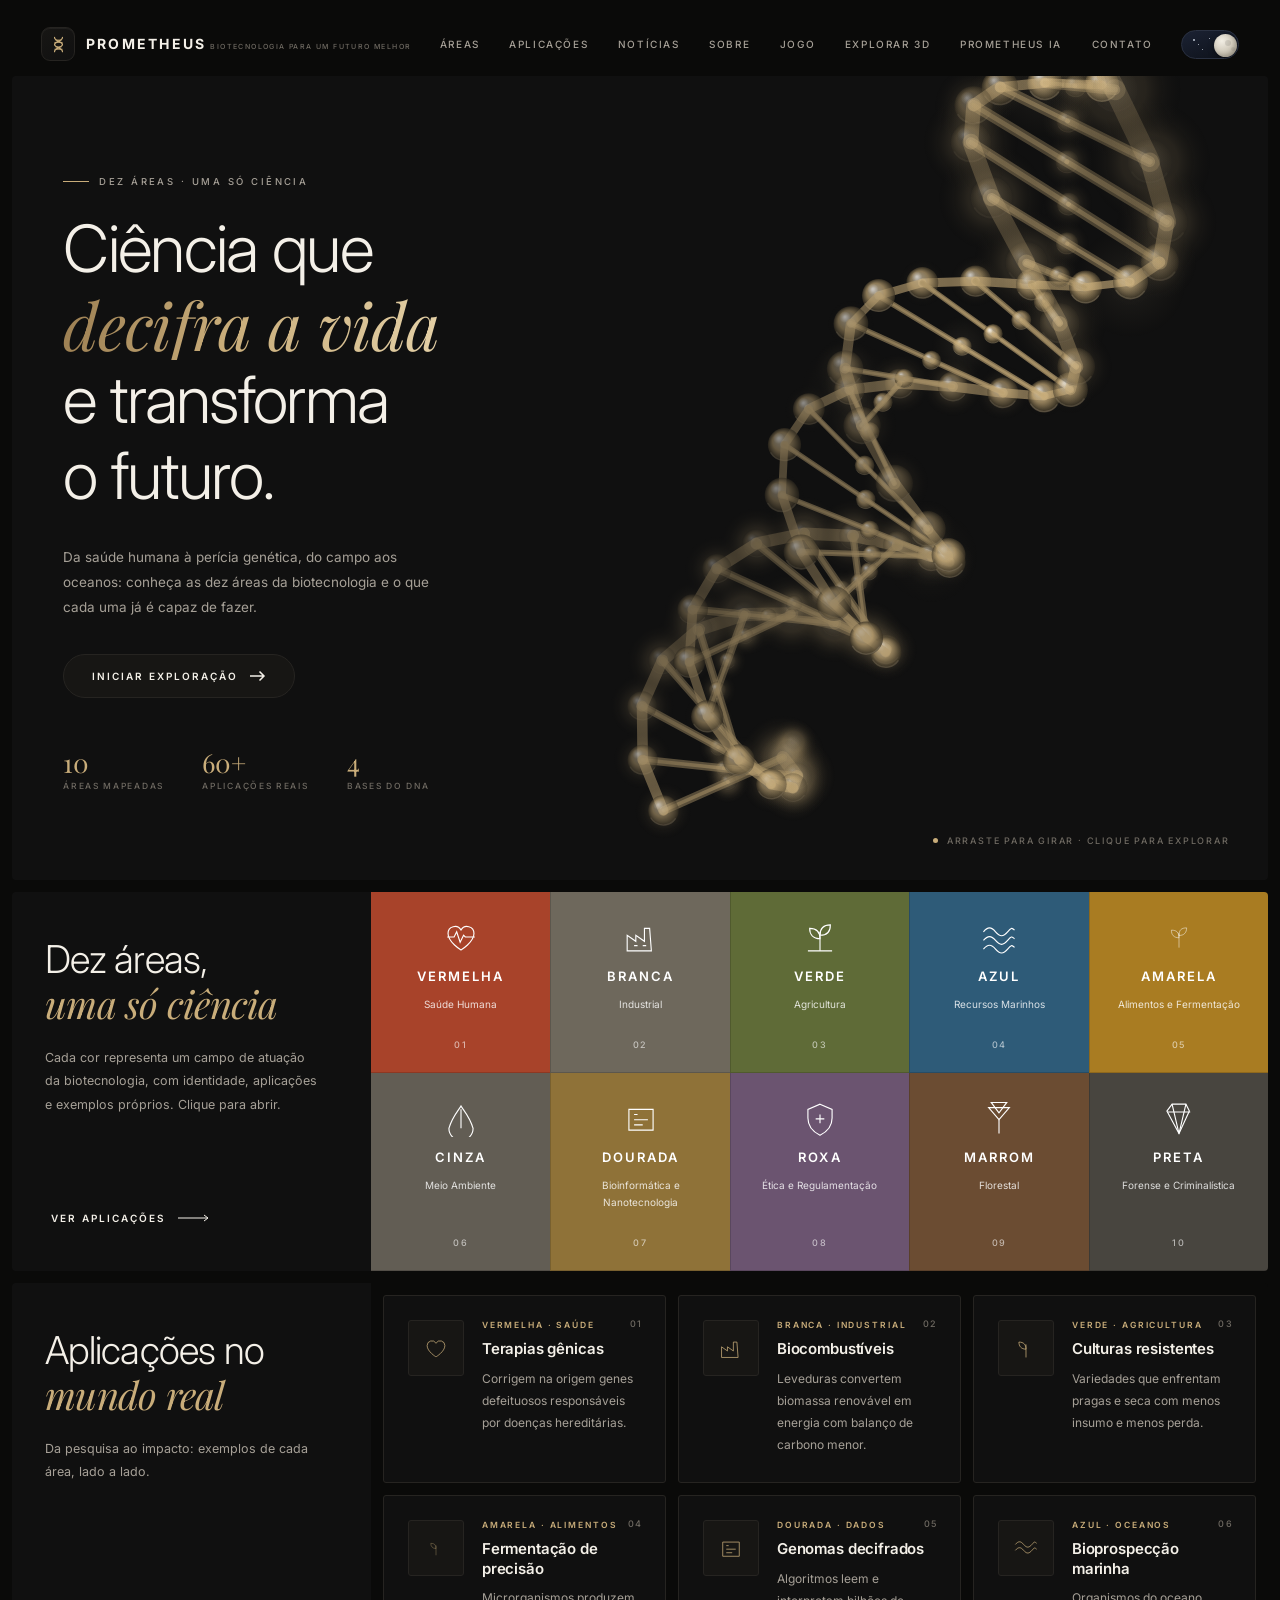
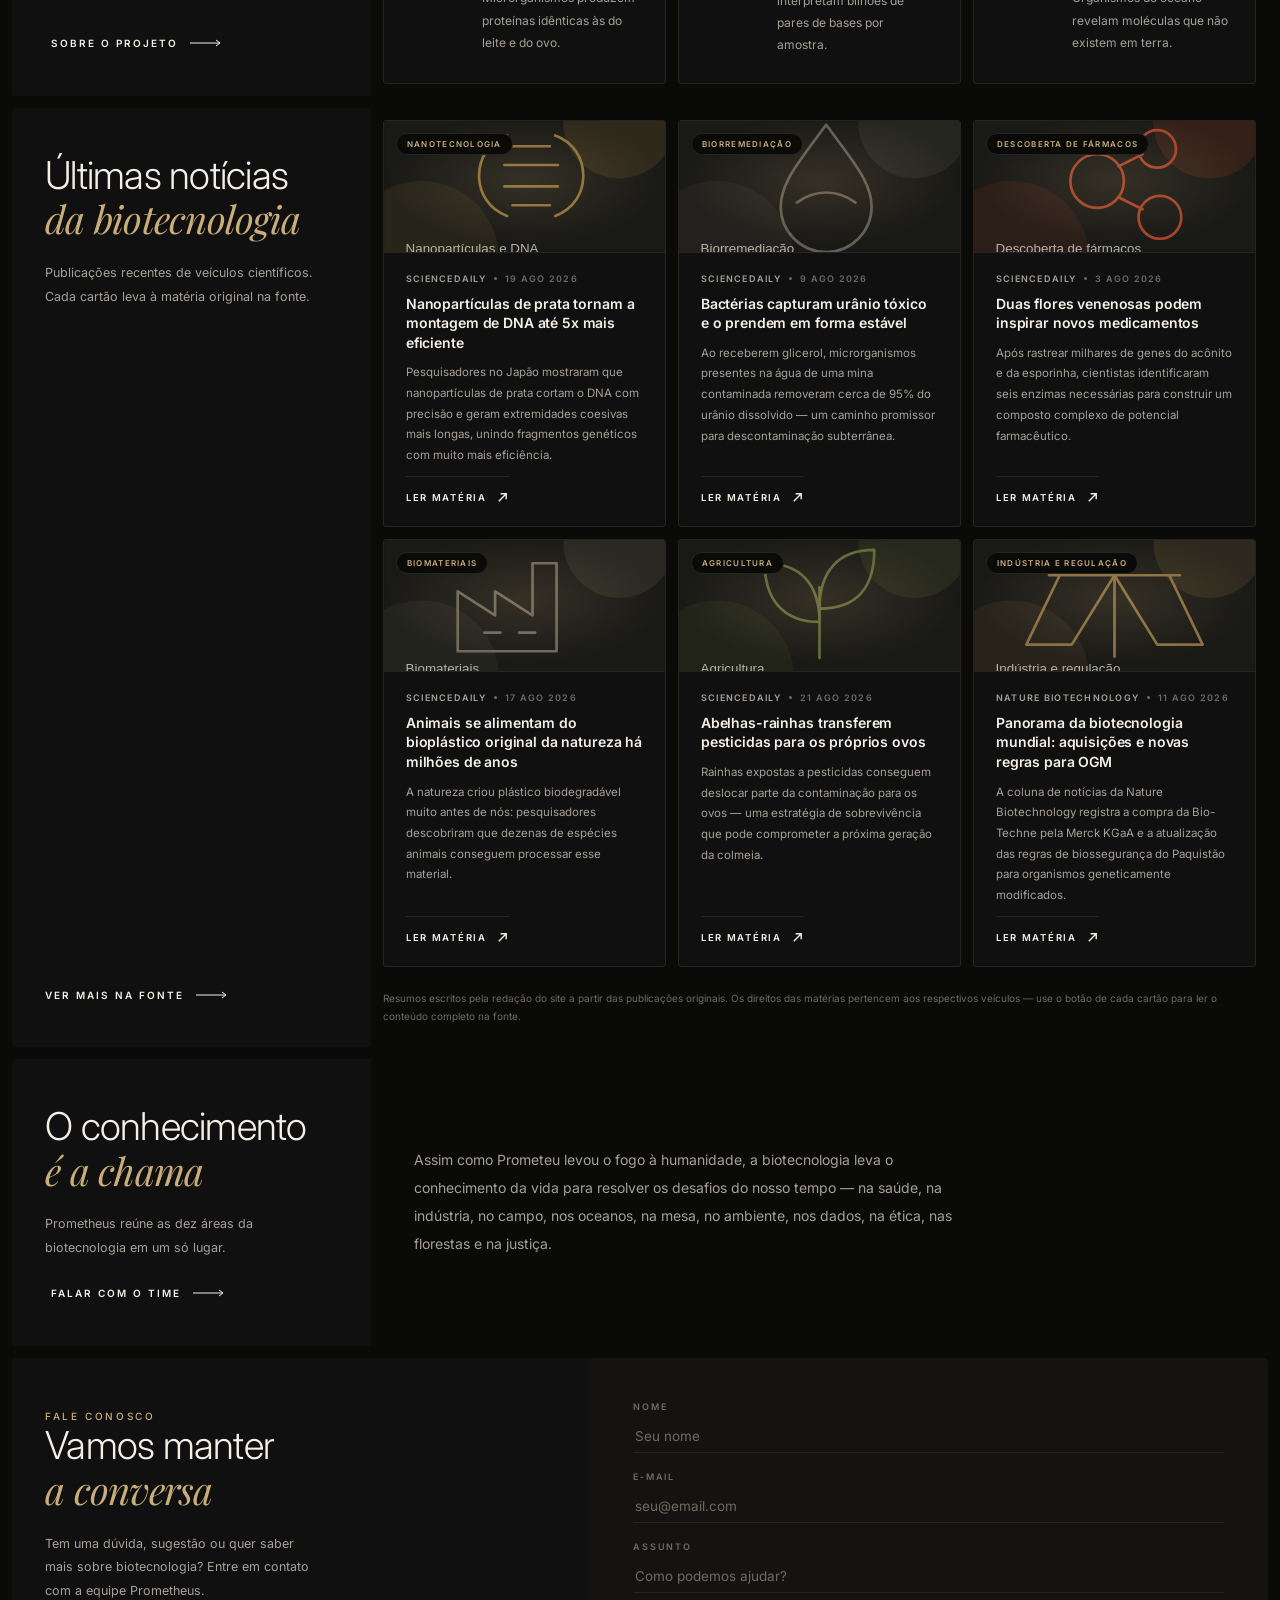
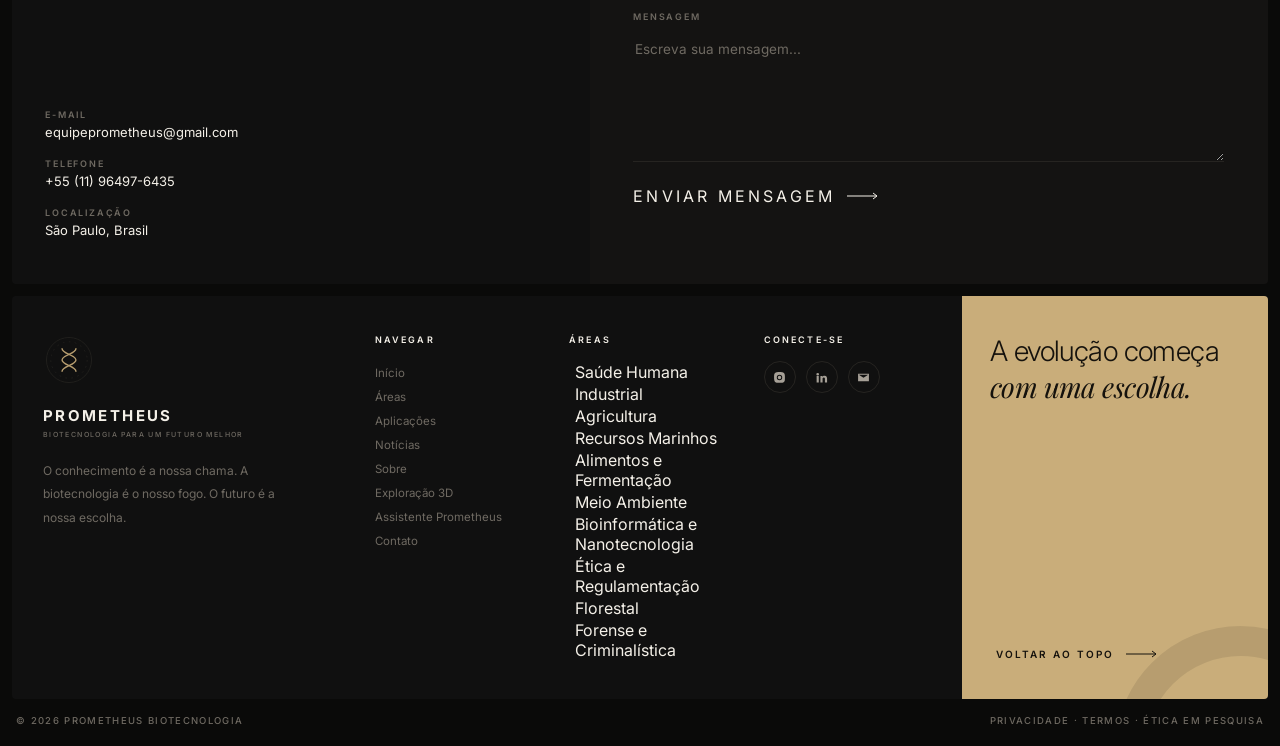
<file: index.html>
<!DOCTYPE html>
<html lang="pt-BR" data-theme="escuro" data-area="home">

<head>
  <meta charset="UTF-8">
  <meta name="viewport" content="width=device-width, initial-scale=1.0">
  <meta name="theme-color" content="#080808">

  <title>Prometheus — Prometheus Biotecnologia</title>

  <link rel="preconnect" href="https://fonts.googleapis.com">
  <link rel="preconnect" href="https://fonts.gstatic.com" crossorigin>

  <link
    href="https://fonts.googleapis.com/css2?family=Inter:wght@300;400;500;600;700&family=Playfair+Display:ital,wght@0,400;1,400;1,500&display=swap"
    rel="stylesheet"
  >

  <link rel="stylesheet" href="style.css">
</head>

<body>

  <div class="carregador" id="carregador">
    <div class="carregador__interno">
      <div class="carregador__numero" id="numeroCarregamento">000</div>

      <div class="carregador__barra">
        <i id="barraCarregamento"></i>
      </div>

      <div class="carregador__texto">
        Prometheus Biotecnologia
      </div>
    </div>
  </div>

  <div class="progresso" id="progresso"></div>

  <svg
    class="granulado"
    xmlns="http://www.w3.org/2000/svg"
  >
    <filter
      id="grainF"
      baseFrequency="0.85"
      numOctaves="4"
      type="fractalNoise"
    >
    </filter>

    <rect
      filter="url(#grainF)"
      height="100%"
      width="100%"
    ></rect>
  </svg>

  <nav
    class="menu-movel"
    id="menu-movel"
    aria-label="Menu"
  >
    <button
      class="menu-movel__fechar"
      id="fecharMenu"
    >
      Fechar ✕
    </button>

    <a data-alvo-secao="inicio" data-pagina="home" href="#inicio">
      Início
    </a>

    <a data-alvo-secao="areas" data-pagina="home" href="#areas">
      Áreas
    </a>

    <a data-alvo-secao="aplicacoes" data-pagina="home" href="#aplicacoes">
      Aplicações
    </a>

    <a data-alvo-secao="noticias" data-pagina="home" href="#noticias">
      Notícias
    </a>

    <a data-alvo-secao="sobre" data-pagina="home" href="#sobre">
      Sobre
    </a>

    <a href="jogo/index.html">
      Jogo
    </a>

    <a href="explorar/index.html">
      Exploração 3D
    </a>

    <a href="ia/index.html">
      Assistente Prometheus
    </a>

    <a data-alvo-secao="contato" data-pagina="home" href="#contato">
      Contato
    </a>
  </nav>

  <div class="moldura">

    <header class="navegacao" id="navegacao">

      <a
        class="marca"
        data-pagina="home"
        href="#inicio"
      >
        <span class="marca__simbolo">
          <svg
            aria-hidden="true"
            fill="none"
            viewBox="0 0 24 24"
          >
            <g
              stroke="var(--beige)"
              stroke-linecap="round"
              stroke-width="1.5"
            >
              <path d="M7 3c0 5 10 5 10 9s-10 4-10 9"></path>
              <path d="M17 3c0 5-10 5-10 9s10 4 10 9"></path>
            </g>

            <g
              opacity=".9"
              stroke="var(--area)"
              stroke-linecap="round"
              stroke-width="1.2"
            >
              <path d="M8.6 6.4h6.8M7.4 9.4h9.2M8.6 15h6.8M7.4 18h9.2"></path>
            </g>
          </svg>
        </span>

        <span class="marca__texto">
          <span class="marca__nome">Prometheus</span>
          <span class="marca__subtitulo">
            Biotecnologia para um futuro melhor
          </span>
        </span>
      </a>

      <nav
        class="navegacao__links"
        id="linksNavegacao"
        aria-label="Navegação principal"
      >
        <a data-alvo-secao="areas" data-pagina="home" href="#areas">
          ÁREAS
        </a>

        <a data-alvo-secao="aplicacoes" data-pagina="home" href="#aplicacoes">
          APLICAÇÕES
        </a>

        <a data-alvo-secao="noticias" data-pagina="home" href="#noticias">
          NOTÍCIAS
        </a>

        <a data-alvo-secao="sobre" data-pagina="home" href="#sobre">
          SOBRE
        </a>

        <a href="jogo/index.html">
          JOGO
        </a>

        <a href="explorar/index.html">
          EXPLORAR 3D
        </a>

        <a href="ia/index.html">
          PROMETHEUS IA
        </a>

        <a data-alvo-secao="contato" data-pagina="home" href="#contato">
          CONTATO
        </a>
      </nav>

      <div class="navegacao__direita">

        <button
          class="alternador"
          id="botaoTema"
          aria-label="Alternar modo claro e escuro"
          aria-pressed="false"
        >
          <span class="alternador__estrelas">
            <i></i>
            <i></i>
            <i></i>
            <i></i>
          </span>

          <span class="alternador__botao"></span>
        </button>

        <button
          class="botao-menu"
          id="botao-menu"
          aria-label="Abrir menu"
        >
          <b></b>
        </button>

      </div>
    </header>

    <main>

      <div class="pagina ativa" id="view-home">

        <section
          class="inicio faixa"
          id="inicio"
          data-secao="inicio"
        >
          <div
            class="inicio__palco"
            aria-hidden="false"
          ></div>

          <span class="inicio__dica">
            <i></i>
            arraste para girar · clique para explorar
          </span>

          <div class="inicio__conteudo">

            <span class="inicio__rotulo">
              Dez áreas · uma só ciência
            </span>

            <h1>
              <span class="linha">
                <span>Ciência que</span>
              </span>

              <span class="linha">
                <span class="italico">decifra a vida</span>
              </span>

              <span class="linha">
                <span>e transforma</span>
              </span>

              <span class="linha">
                <span>o futuro.</span>
              </span>
            </h1>

            <p class="inicio__descricao">
              Da saúde humana à perícia genética, do campo aos oceanos:
              conheça as dez áreas da biotecnologia e o que cada uma já é
              capaz de fazer.
            </p>

            <button
              class="botao"
              data-rolagem="areas"
            >
              Iniciar exploração

              <svg viewBox="0 0 16 12">
                <path d="M0 6h13M9.5 1.5 14 6l-4.5 4.5"></path>
              </svg>
            </button>

            <div class="inicio__informacoes">

              <div>
                <b>10</b>
                <span>Áreas mapeadas</span>
              </div>

              <div>
                <b>60+</b>
                <span>Aplicações reais</span>
              </div>

              <div>
                <b>4</b>
                <span>Bases do DNA</span>
              </div>

            </div>
          </div>
        </section>

        <section
          class="fundo faixa"
          id="areas"
          data-secao="areas"
        >
          <div class="cabecalho-dividido">

            <div class="cabecalho-dividido__esquerda">

              <div>
                <h2 class="revelar">
                  Dez áreas,<br>
                  <span class="italico">uma só ciência</span>
                </h2>

                <p
                  class="revelar"
                  data-atraso="1"
                >
                  Cada cor representa um campo de atuação da biotecnologia,
                  com identidade, aplicações e exemplos próprios.
                  Clique para abrir.
                </p>
              </div>

              <button
                class="link revelar"
                data-atraso="2"
                data-rolagem="aplicacoes"
              >
                <span>Ver aplicações</span>

                <svg
                  fill="none"
                  viewBox="0 0 34 8"
                >
                  <path
                    d="M0 4h30M26 1l4 3-4 3"
                    stroke="currentColor"
                  ></path>
                </svg>
              </button>

            </div>

            <div class="areas__grade">

              <button
                class="area"
                data-pagina="saude"
                style="background:#a8432a"
              >
                <span class="area__icone">
                  <svg viewBox="0 0 44 44">
                    <path d="M22 37S7 28 7 18a8 8 0 0 1 15-4 8 8 0 0 1 15 4c0 10-15 19-15 19z"></path>
                    <path d="M6 22h8l3-6 4 12 4-8 2 2h11"></path>
                  </svg>
                </span>

                <h3>Vermelha</h3>
                <p>Saúde Humana</p>
                <span class="area__numero">01</span>
              </button>

              <button
                class="area"
                data-pagina="industrial"
                style="background:#6e685c"
              >
                <span class="area__icone">
                  <svg viewBox="0 0 44 44">
                    <path d="M6 38V20l10 7V20l10 7V12h6l2 26z"></path>
                    <path d="M14 32h4M24 32h4"></path>
                  </svg>
                </span>

                <h3>Branca</h3>
                <p>Industrial</p>
                <span class="area__numero">02</span>
              </button>

              <button
                class="area"
                data-pagina="agricola"
                style="background:#5f6b37"
              >
                <span class="area__icone">
                  <svg viewBox="0 0 44 44">
                    <path d="M22 38V16"></path>
                    <path d="M22 24c-8 0-12-5-12-12 8 0 12 4 12 12z"></path>
                    <path d="M22 20c8 0 12-4 12-12-8 0-12 4-12 12z"></path>
                    <path d="M8 38h28"></path>
                  </svg>
                </span>

                <h3>Verde</h3>
                <p>Agricultura</p>
                <span class="area__numero">03</span>
              </button>

              <button
                class="area"
                data-pagina="marinha"
                style="background:#2e5b78"
              >
                <span class="area__icone">
                  <svg viewBox="0 0 44 44">
                    <path d="M4 16c5-6 9-6 14 0s9 6 14 0 5-4 8-2"></path>
                    <path d="M4 26c5-6 9-6 14 0s9 6 14 0 5-4 8-2"></path>
                    <path d="M4 36c5-6 9-6 14 0s9 6 14 0 5-4 8-2"></path>
                  </svg>
                </span>

                <h3>Azul</h3>
                <p>Recursos Marinhos</p>
                <span class="area__numero">04</span>
              </button>

              <button
                class="area"
                data-pagina="alimentar"
                style="background:#a97c22"
              >
                <span class="area__icone">
                  <svg viewBox="0 0 100 100">
                    <path d="M50 78V40"></path>
                    <path d="M50 52c-14 0-20-8-20-20 14 0 20 6 20 20z"></path>
                    <path d="M50 46c14 0 20-8 20-20-14 0-20 6-20 20z"></path>
                  </svg>
                </span>

                <h3>Amarela</h3>
                <p>Alimentos e Fermentação</p>
                <span class="area__numero">05</span>
              </button>

              <button
                class="area"
                data-pagina="ambiental"
                style="background:#625d54"
              >
                <span class="area__icone">
                  <svg viewBox="0 0 44 44">
                    <path d="M8 34c4-14 12-22 14-26 2 4 10 12 14 26a14 14 0 0 1-28 0z"></path>
                    <path d="M22 12v22"></path>
                  </svg>
                </span>

                <h3>Cinza</h3>
                <p>Meio Ambiente</p>
                <span class="area__numero">06</span>
              </button>

              <button
                class="area"
                data-pagina="bioinformatica"
                style="background:#8f7238"
              >
                <span class="area__icone">
                  <svg viewBox="0 0 44 44">
                    <path d="M8 12h28v24H8z"></path>
                    <path d="M14 18h4M14 24h16M14 30h10"></path>
                  </svg>
                </span>

                <h3>Dourada</h3>
                <p>Bioinformática e Nanotecnologia</p>
                <span class="area__numero">07</span>
              </button>

              <button
                class="area"
                data-pagina="etica"
                style="background:#6b5470"
              >
                <span class="area__icone">
                  <svg viewBox="0 0 44 44">
                    <path d="M22 6l14 6v10c0 10-6 16-14 20-8-4-14-10-14-20V12z"></path>
                    <path d="M22 18v10M17 23h10"></path>
                  </svg>
                </span>

                <h3>Roxa</h3>
                <p>Ética e Regulamentação</p>
                <span class="area__numero">08</span>
              </button>

              <button
                class="area"
                data-pagina="florestal"
                style="background:#6b4c32"
              >
                <span class="area__icone">
                  <svg viewBox="0 0 44 44">
                    <path d="M22 40V24"></path>
                    <path d="M22 24 10 10h24z"></path>
                    <path d="M22 16 13 4h18z"></path>
                  </svg>
                </span>

                <h3>Marrom</h3>
                <p>Florestal</p>
                <span class="area__numero">09</span>
              </button>

              <button
                class="area"
                data-pagina="forense"
                style="background:#48453f"
              >
                <span class="area__icone">
                  <svg viewBox="0 0 44 44">
                    <path d="M14 6h16l4 8-12 26L8 14z"></path>
                    <path d="M14 6l8 34M30 6l-8 34M9 15h26"></path>
                  </svg>
                </span>

                <h3>Preta</h3>
                <p>Forense e Criminalística</p>
                <span class="area__numero">10</span>
              </button>

            </div>
          </div>
        </section>

        <section
          class="fundo faixa"
          id="aplicacoes"
          data-secao="aplicacoes"
        >
          <div class="cabecalho-dividido">

            <div class="cabecalho-dividido__esquerda">

              <div>
                <h2 class="revelar">
                  Aplicações no<br>
                  <span class="italico">mundo real</span>
                </h2>

                <p
                  class="revelar"
                  data-atraso="1"
                >
                  Da pesquisa ao impacto: exemplos de cada área, lado a lado.
                </p>
              </div>

              <button
                class="link revelar"
                data-atraso="2"
                data-rolagem="sobre"
              >
                <span>Sobre o projeto</span>

                <svg
                  fill="none"
                  viewBox="0 0 34 8"
                >
                  <path
                    d="M0 4h30M26 1l4 3-4 3"
                    stroke="currentColor"
                  ></path>
                </svg>
              </button>

            </div>

            <div class="grade-cartoes">

              <article
                class="cartao-aplicacao revelar"
                data-atraso="1"
              >
                <span class="cartao-aplicacao__icone">
                  <svg viewBox="0 0 44 44">
                    <path d="M22 37S7 28 7 18a8 8 0 0 1 15-4 8 8 0 0 1 15 4c0 10-15 19-15 19z"></path>
                  </svg>
                </span>

                <div>
                  <span class="cartao-aplicacao__tag">
                    Vermelha · Saúde
                  </span>

                  <h3>Terapias gênicas</h3>

                  <p>
                    Corrigem na origem genes defeituosos responsáveis por
                    doenças hereditárias.
                  </p>
                </div>

                <span class="cartao-aplicacao__numero">01</span>
              </article>

              <article
                class="cartao-aplicacao revelar"
                data-atraso="2"
              >
                <span class="cartao-aplicacao__icone">
                  <svg viewBox="0 0 44 44">
                    <path d="M6 38V20l10 7V20l10 7V12h6l2 26z"></path>
                  </svg>
                </span>

                <div>
                  <span class="cartao-aplicacao__tag">
                    Branca · Industrial
                  </span>

                  <h3>Biocombustíveis</h3>

                  <p>
                    Leveduras convertem biomassa renovável em energia com
                    balanço de carbono menor.
                  </p>
                </div>

                <span class="cartao-aplicacao__numero">02</span>
              </article>

              <article
                class="cartao-aplicacao revelar"
                data-atraso="3"
              >
                <span class="cartao-aplicacao__icone">
                  <svg viewBox="0 0 44 44">
                    <path d="M22 38V16"></path>
                    <path d="M22 24c-8 0-12-5-12-12 8 0 12 4 12 12z"></path>
                  </svg>
                </span>

                <div>
                  <span class="cartao-aplicacao__tag">
                    Verde · Agricultura
                  </span>

                  <h3>Culturas resistentes</h3>

                  <p>
                    Variedades que enfrentam pragas e seca com menos insumo
                    e menos perda.
                  </p>
                </div>

                <span class="cartao-aplicacao__numero">03</span>
              </article>

              <article
                class="cartao-aplicacao revelar"
                data-atraso="4"
              >
                <span class="cartao-aplicacao__icone">
                  <svg viewBox="0 0 100 100">
                    <path d="M50 78V40"></path>
                    <path d="M50 52c-14 0-20-8-20-20 14 0 20 6 20 20z"></path>
                  </svg>
                </span>

                <div>
                  <span class="cartao-aplicacao__tag">
                    Amarela · Alimentos
                  </span>

                  <h3>Fermentação de precisão</h3>

                  <p>
                    Microrganismos produzem proteínas idênticas às do leite
                    e do ovo.
                  </p>
                </div>

                <span class="cartao-aplicacao__numero">04</span>
              </article>

              <article
                class="cartao-aplicacao revelar"
                data-atraso="4"
              >
                <span class="cartao-aplicacao__icone">
                  <svg viewBox="0 0 44 44">
                    <path d="M8 12h28v24H8z"></path>
                    <path d="M14 18h4M14 24h16M14 30h10"></path>
                  </svg>
                </span>

                <div>
                  <span class="cartao-aplicacao__tag">
                    Dourada · Dados
                  </span>

                  <h3>Genomas decifrados</h3>

                  <p>
                    Algoritmos leem e interpretam bilhões de pares de bases
                    por amostra.
                  </p>
                </div>

                <span class="cartao-aplicacao__numero">05</span>
              </article>

              <article
                class="cartao-aplicacao revelar"
                data-atraso="4"
              >
                <span class="cartao-aplicacao__icone">
                  <svg viewBox="0 0 44 44">
                    <path d="M4 16c5-6 9-6 14 0s9 6 14 0 5-4 8-2"></path>
                    <path d="M4 26c5-6 9-6 14 0s9 6 14 0 5-4 8-2"></path>
                  </svg>
                </span>

                <div>
                  <span class="cartao-aplicacao__tag">
                    Azul · Oceanos
                  </span>

                  <h3>Bioprospecção marinha</h3>

                  <p>
                    Organismos do oceano revelam moléculas que não existem
                    em terra.
                  </p>
                </div>

                <span class="cartao-aplicacao__numero">06</span>
              </article>

            </div>
          </div>
        </section>

        <section
          class="fundo faixa"
          id="noticias"
          data-secao="noticias"
        >
          <div class="cabecalho-dividido">

            <div class="cabecalho-dividido__esquerda">

              <div>
                <h2 class="revelar">
                  Últimas notícias<br>
                  <span class="italico">da biotecnologia</span>
                </h2>

                <p
                  class="revelar"
                  data-atraso="1"
                >
                  Publicações recentes de veículos científicos.
                  Cada cartão leva à matéria original na fonte.
                </p>
              </div>

              <a
                class="link revelar"
                data-atraso="2"
                href="https://www.sciencedaily.com/news/plants_animals/biotechnology/"
                rel="noopener noreferrer"
                target="_blank"
              >
                <span>Ver mais na fonte</span>

                <svg
                  fill="none"
                  viewBox="0 0 34 8"
                >
                  <path
                    d="M0 4h30M26 1l4 3-4 3"
                    stroke="currentColor"
                  ></path>
                </svg>
              </a>

            </div>

            <div>
              <div
                class="grade-noticias"
                id="gradeNoticias"
              ></div>

              <p class="noticias__observacao">
                Resumos escritos pela redação do site a partir das
                publicações originais. Os direitos das matérias pertencem
                aos respectivos veículos — use o botão de cada cartão para
                ler o conteúdo completo na fonte.
              </p>
            </div>

          </div>
        </section>

        <section
          class="fundo faixa"
          id="sobre"
          data-secao="sobre"
        >
          <div class="cabecalho-dividido">

            <div class="cabecalho-dividido__esquerda">

              <div>
                <h2 class="revelar">
                  O conhecimento<br>
                  <span class="italico">é a chama</span>
                </h2>

                <p
                  class="revelar"
                  data-atraso="1"
                >
                  Prometheus reúne as dez áreas da biotecnologia em um só lugar.
                </p>
              </div>

              <button
                class="link revelar"
                data-atraso="2"
                data-rolagem="contato"
              >
                <span>Falar com o time</span>

                <svg
                  fill="none"
                  viewBox="0 0 34 8"
                >
                  <path
                    d="M0 4h30M26 1l4 3-4 3"
                    stroke="currentColor"
                  ></path>
                </svg>
              </button>

            </div>

            <div
              class="texto revelar"
              data-atraso="1"
            >
              <p>
                Assim como Prometeu levou o fogo à humanidade, a biotecnologia
                leva o conhecimento da vida para resolver os desafios do nosso
                tempo — na saúde, na indústria, no campo, nos oceanos, na mesa,
                no ambiente, nos dados, na ética, nas florestas e na justiça.
              </p>
            </div>

          </div>
        </section>

        <section
          class="fundo faixa"
          id="contato"
          data-secao="contato"
        >
          <div class="contato__grade">

            <div class="cabecalho-dividido__esquerda">

              <div>
                <span class="eyebrow revelar">
                  Fale conosco
                </span>

                <h2
                  class="revelar"
                  data-atraso="1"
                >
                  Vamos manter<br>
                  <span class="italico">a conversa</span>
                </h2>

                <p
                  class="revelar"
                  data-atraso="2"
                >
                  Tem uma dúvida, sugestão ou quer saber mais sobre
                  biotecnologia? Entre em contato com a equipe Prometheus.
                </p>
              </div>

              <div
                class="contato__informacoes revelar"
                data-atraso="2"
              >
                <div class="contato__item">
                  <span class="contato__rotulo">E-mail</span>
                  <span class="contato__valor">
                    equipeprometheus@gmail.com
                  </span>
                </div>

                <div class="contato__item">
                  <span class="contato__rotulo">Telefone</span>
                  <span class="contato__valor">
                    +55 (11) 96497-6435
                  </span>
                </div>

                <div class="contato__item">
                  <span class="contato__rotulo">Localização</span>
                  <span class="contato__valor">
                    São Paulo, Brasil
                  </span>
                </div>

               
              </div>

            </div>

            <div
              class="contato__formulario-area revelar"
              data-atraso="1"
            >
              <form
                class="contato__formulario"
                id="formularioContato"
                novalidate
              >

                <div class="contato__campo">
                  <label for="nomeContato">Nome</label>

                  <input
                    class="contato__entrada"
                    id="nomeContato"
                    name="nome"
                    placeholder="Seu nome"
                    required
                    type="text"
                  >
                </div>

                <div class="contato__campo">
                  <label for="emailContato">E-mail</label>

                  <input
                    class="contato__entrada"
                    id="emailContato"
                    name="email"
                    placeholder="seu@email.com"
                    required
                    type="email"
                  >
                </div>

                <div class="contato__campo">
                  <label for="assuntoContato">Assunto</label>

                  <input
                    class="contato__entrada"
                    id="assuntoContato"
                    name="assunto"
                    placeholder="Como podemos ajudar?"
                    required
                    type="text"
                  >
                </div>

                <div class="contato__campo">
                  <label for="mensagemContato">Mensagem</label>

                  <textarea
                    class="contato__entrada contato__mensagem"
                    id="mensagemContato"
                    name="mensagem"
                    placeholder="Escreva sua mensagem..."
                    required
                    rows="5"
                  ></textarea>
                </div>

                <button
                  class="contato__enviar link"
                  type="submit"
                >
                  <span>Enviar mensagem</span>

                  <svg
                    fill="none"
                    viewBox="0 0 34 8"
                  >
                    <path
                      d="M0 4h30M26 1l4 3-4 3"
                      stroke="currentColor"
                    ></path>
                  </svg>
                </button>

                <p
                  class="contato__status"
                  id="statusContato"
                  aria-live="polite"
                  role="status"
                ></p>

              </form>
            </div>

          </div>
        </section>

      </div>
    </main>

    <footer class="rodape">

      <div class="rodape__marca">

        <svg
          class="rodape__selo"
          fill="none"
          viewBox="0 0 60 60"
        >
          <circle
            cx="30"
            cy="30"
            r="26"
            stroke="var(--line)"
            stroke-width="1"
          ></circle>

          <circle
            cx="30"
            cy="30"
            r="21"
            stroke="var(--line)"
            stroke-dasharray="2 5"
            stroke-width="1"
          ></circle>

          <g
            stroke="var(--beige)"
            stroke-linecap="round"
            stroke-width="1.6"
          >
            <path d="M22 17c0 6 16 7 16 13s-16 7-16 13"></path>
            <path d="M38 17c0 6-16 7-16 13s16 7 16 13"></path>
          </g>
        </svg>

        <div>
          <div
            class="marca__nome"
            style="font-size:15px"
          >
            Prometheus
          </div>

          <div
            class="marca__subtitulo"
            style="margin-top:5px"
          >
            Biotecnologia para um futuro melhor
          </div>
        </div>

        <p>
          O conhecimento é a nossa chama.
          A biotecnologia é o nosso fogo.
          O futuro é a nossa escolha.
        </p>

      </div>

      <div class="rodape__colunas">

        <div class="coluna-rodape">
          <h4>Navegar</h4>

          <a data-alvo-secao="inicio" data-pagina="home" href="#inicio">
            Início
          </a>

          <a data-alvo-secao="areas" data-pagina="home" href="#areas">
            Áreas
          </a>

          <a data-alvo-secao="aplicacoes" data-pagina="home" href="#aplicacoes">
            Aplicações
          </a>

          <a data-alvo-secao="noticias" data-pagina="home" href="#noticias">
            Notícias
          </a>

          <a data-alvo-secao="sobre" data-pagina="home" href="#sobre">
            Sobre
          </a>

          <a href="explorar/index.html">Exploração 3D</a>

          <a href="ia/index.html">Assistente Prometheus</a>

          <a data-alvo-secao="contato" data-pagina="home" href="#contato">
            Contato
          </a>
        </div>

        <div class="coluna-rodape">
          <h4>Áreas</h4>

          <button data-pagina="saude" style="text-align:left">
            Saúde Humana
          </button>

          <button data-pagina="industrial" style="text-align:left">
            Industrial
          </button>

          <button data-pagina="agricola" style="text-align:left">
            Agricultura
          </button>

          <button data-pagina="marinha" style="text-align:left">
            Recursos Marinhos
          </button>

          <button data-pagina="alimentar" style="text-align:left">
            Alimentos e Fermentação
          </button>

          <button data-pagina="ambiental" style="text-align:left">
            Meio Ambiente
          </button>

          <button data-pagina="bioinformatica" style="text-align:left">
            Bioinformática e Nanotecnologia
          </button>

          <button data-pagina="etica" style="text-align:left">
            Ética e Regulamentação
          </button>

          <button data-pagina="florestal" style="text-align:left">
            Florestal
          </button>

          <button data-pagina="forense" style="text-align:left">
            Forense e Criminalística
          </button>
        </div>

        <div class="coluna-rodape">
          <h4>Conecte-se</h4>

          <div class="redes-sociais">

            <a
              aria-label="Instagram"
              href="#"
            >
              <svg viewBox="0 0 24 24">
                <path d="M12 2c2.7 0 3 0 4.1.1 1.1 0 1.8.2 2.4.5.7.2 1.2.6 1.7 1.1s.9 1 1.1 1.7c.3.6.4 1.3.5 2.4C22 8.9 22 9.3 22 12s0 3-.1 4.1c0 1.1-.2 1.8-.5 2.4-.2.7-.6 1.2-1.1 1.7s-1 .9-1.7 1.1c-.6.3-1.3.4-2.4.5-1.1.1-1.4.1-4.1.1s-3 0-4.1-.1c-1.1 0-1.8-.2-2.4-.5-.7-.2-1.2-.6-1.7-1.1s-.9-1-1.1-1.7c-.3-.6-.4-1.3-.5-2.4C2 15 2 14.7 2 12s0-3 .1-4.1c0-1.1.2-1.8.5-2.4.2-.7.6-1.2 1.1-1.7s1-.9 1.7-1.1c.6-.3 1.3-.4 2.4-.5C9 2 9.3 2 12 2zm0 5a5 5 0 1 0 0 10 5 5 0 0 0 0-10zm0 8.2a3.2 3.2 0 1 1 0-6.4 3.2 3.2 0 0 1 0 6.4zM18.4 6.8a1.2 1.2 0 1 1-2.4 0 1.2 1.2 0 0 1 2.4 0z"></path>
              </svg>
            </a>

            <a
              aria-label="LinkedIn"
              href="#"
            >
              <svg viewBox="0 0 24 24">
                <path d="M4.98 3.5A2.5 2.5 0 1 0 5 8.5a2.5 2.5 0 0 0 0-5zM3 9h4v12H3zM10 9h3.8v1.7h.1c.5-1 1.8-2 3.7-2 4 0 4.7 2.5 4.7 5.8V21h-4v-5.7c0-1.4 0-3.2-2-3.2s-2.3 1.5-2.3 3.1V21h-4z"></path>
              </svg>
            </a>

            <a
              aria-label="E-mail"
              href="#"
            >
              <svg viewBox="0 0 24 24">
                <path d="M2 5h20v14H2zm2 2v.3l8 5.2 8-5.2V7z"></path>
              </svg>
            </a>

          </div>
        </div>

      </div>

      <div
        class="rodape__chamada"
        data-secao="contato"
      >
        <h3>
          A evolução começa<br>
          <span class="italico">com uma escolha.</span>
        </h3>

        <button
          class="link"
          data-rolagem="inicio"
        >
          <span>Voltar ao topo</span>

          <svg
            fill="none"
            viewBox="0 0 34 8"
          >
            <path
              d="M0 4h30M26 1l4 3-4 3"
              stroke="currentColor"
            ></path>
          </svg>
        </button>
      </div>

    </footer>

    <div class="informacoes-legais">
      <span>© 2026 Prometheus Biotecnologia</span>

      <span>
        <a href="#">Privacidade</a>
        ·
        <a href="#">Termos</a>
        ·
        <a href="#">Ética em pesquisa</a>
      </span>
    </div>

  </div>

  <div
    class="janela-dna"
    id="dnaModal"
    role="dialog"
    aria-modal="true"
    aria-hidden="true"
    aria-labelledby="dnaTitle"
  >

    <div class="janela-dna__fundo"></div>

    <div class="janela-dna__painel">

      <button
        class="janela-dna__fechar"
        data-fechar-dna
        aria-label="Fechar"
      >
        <svg viewBox="0 0 14 14">
          <path
            d="M1 1l12 12M13 1L1 13"
            stroke="currentColor"
            stroke-width="1.6"
          ></path>
        </svg>
      </button>

      <span class="eyebrow">
        Estrutura da molécula
      </span>

      <h3 id="dnaTitle">
        Do DNA ao <span class="italico">nucleotídeo</span>
      </h3>

      <p class="janela-dna__descricao">
        O DNA é uma longa cadeia formada por unidades repetidas chamadas
        nucleotídeos. Cada nucleotídeo carrega, entre outras partes, uma base
        nitrogenada — e é a sequência dessas bases que guarda toda a
        informação genética.
      </p>

      <div class="fluxo-dna">

        <b class="destacado">DNA</b>

        <svg viewBox="0 0 20 10">
          <path d="M0 5h16M12 1l4 4-4 4"></path>
        </svg>

        <b>Nucleotídeos</b>

        <svg viewBox="0 0 20 10">
          <path d="M0 5h16M12 1l4 4-4 4"></path>
        </svg>

        <b>Bases nitrogenadas</b>

      </div>

      <div class="nucleo">

        <div class="nucleo__parte">
          <span class="nucleo__forma p">
            <svg viewBox="0 0 24 24">
              <circle
                cx="12"
                cy="12"
                r="7"
              ></circle>
            </svg>
          </span>

          <span>Grupo fosfato</span>
        </div>

        <span class="nucleo__mais">+</span>

        <div class="nucleo__parte">
          <span class="nucleo__forma s">
            <svg viewBox="0 0 24 24">
              <path d="M4 8l8-5 8 5-8 5z"></path>
              <path d="M4 8v8l8 5 8-5V8"></path>
            </svg>
          </span>

          <span>Açúcar (desoxirribose)</span>
        </div>

        <span class="nucleo__mais">+</span>

        <div class="nucleo__parte">
          <span class="nucleo__forma b">
            <svg viewBox="0 0 24 24">
              <path d="M12 3l8 6-3 9H7L4 9z"></path>
            </svg>
          </span>

          <span>Base nitrogenada</span>
        </div>

        <span class="nucleo__mais">=</span>

        <div class="nucleo__parte">
          <span class="nucleo__forma p">
            <svg viewBox="0 0 24 24">
              <path
                d="M12 2v20M2 12h20"
                stroke-width="2.4"
              ></path>
            </svg>
          </span>

          <span>Nucleotídeo</span>
        </div>

      </div>

      <span
        class="eyebrow"
        style="display:block;margin-bottom:12px"
      >
        Pareamento das bases
      </span>

      <div class="bases">

        <div class="base">
          <b>A</b>
          <em>Adenina</em>
          <small>pareia com T</small>
        </div>

        <div class="base">
          <b>T</b>
          <em>Timina</em>
          <small>pareia com A</small>
        </div>

        <div class="base">
          <b>C</b>
          <em>Citosina</em>
          <small>pareia com G</small>
        </div>

        <div class="base">
          <b>G</b>
          <em>Guanina</em>
          <small>pareia com C</small>
        </div>

      </div>

    </div>
  </div>

  <script src="script.js"></script>

</body>
</html>
</file>
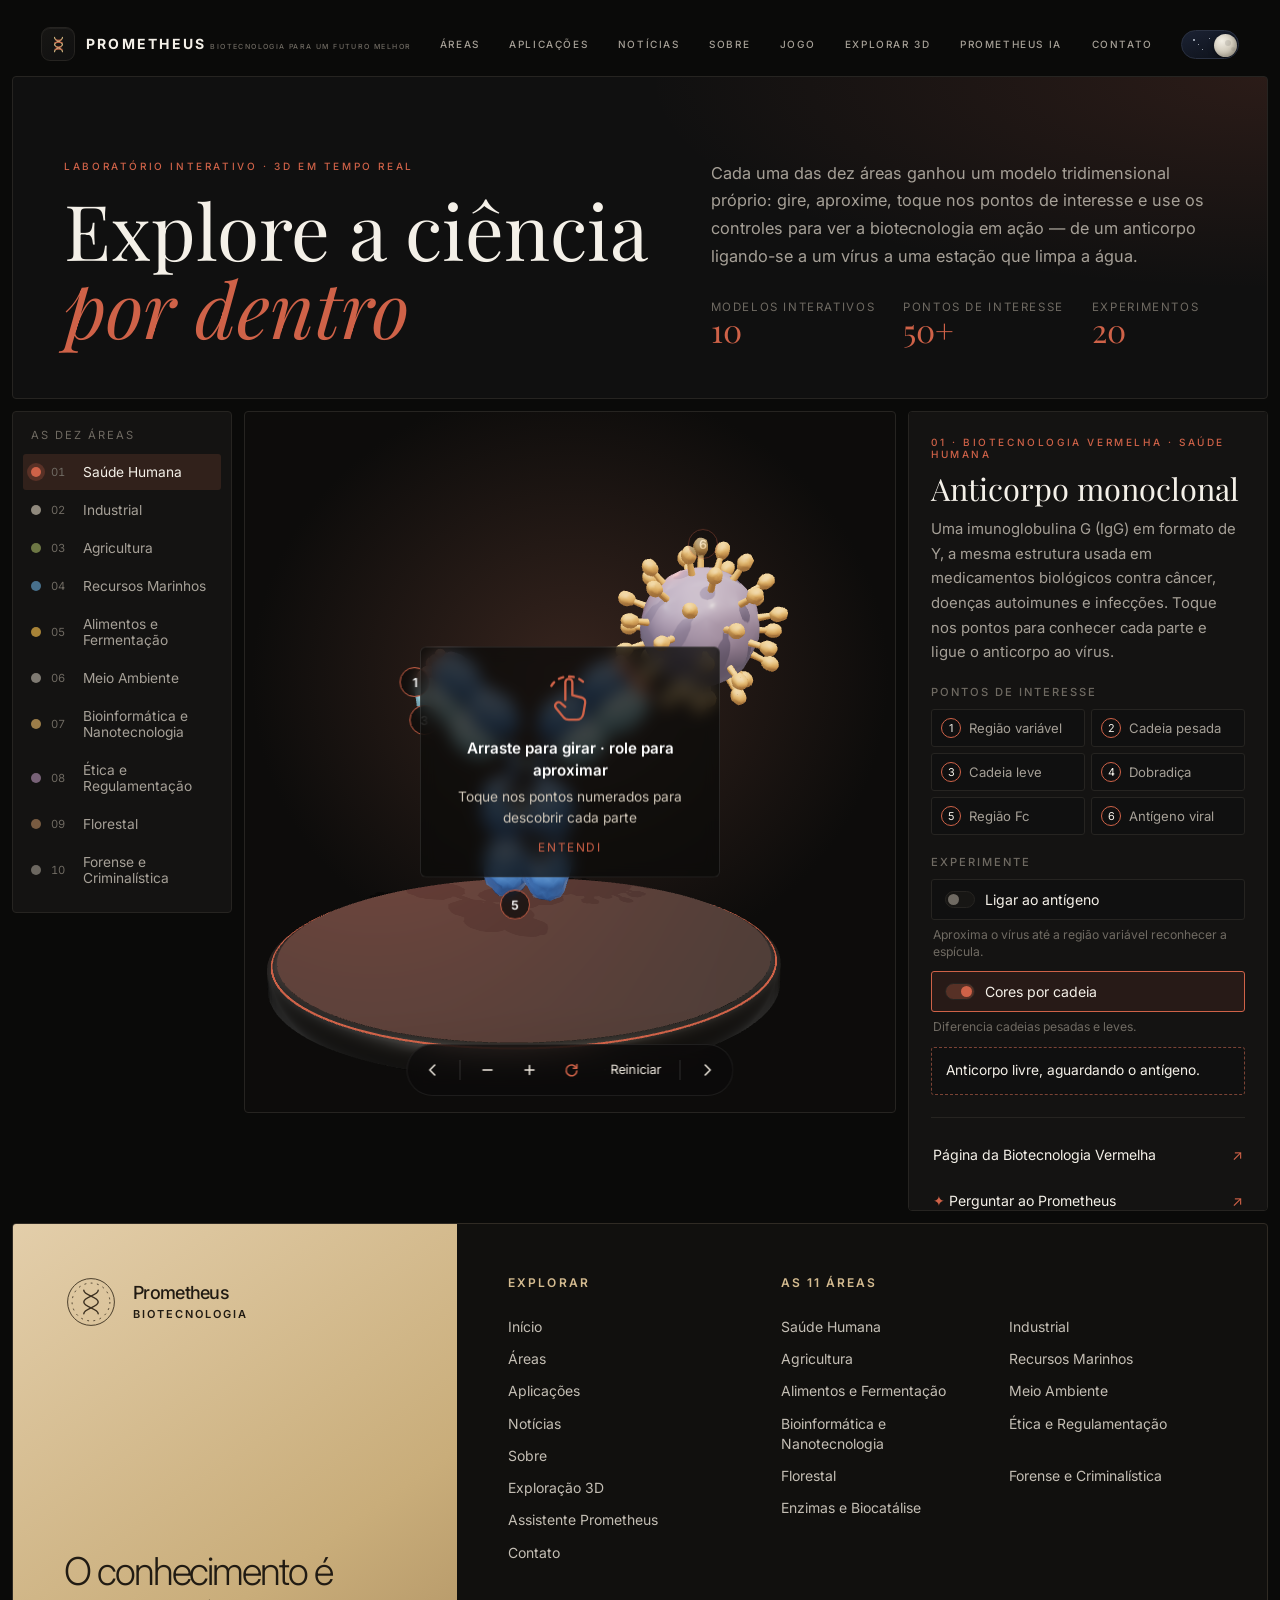
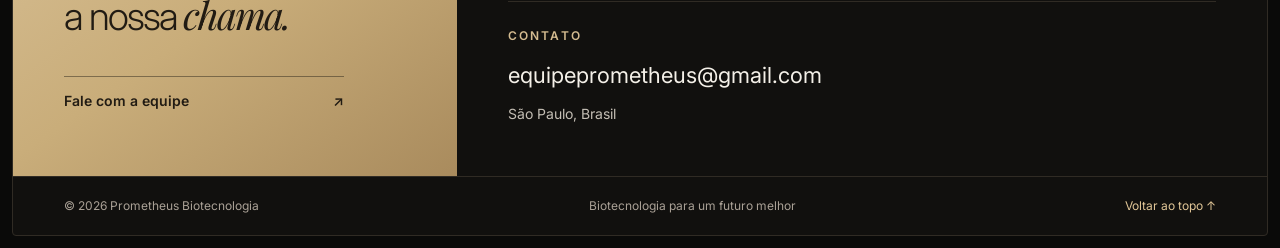
<file: explorar/index.html>
<!DOCTYPE html>
<html lang="pt-BR" data-theme="dark" data-area="explorar">
<head>
  <meta charset="UTF-8">
  <meta name="viewport" content="width=device-width, initial-scale=1.0">
  <meta name="theme-color" content="#080808">

  <title>Exploração 3D — Prometheus Biotecnologia</title>
  <meta name="description" content="Explore em 3D as dez áreas da biotecnologia.">

  <link rel="preconnect" href="https://fonts.googleapis.com">
  <link rel="preconnect" href="https://fonts.gstatic.com" crossorigin>

  <link
    href="https://fonts.googleapis.com/css2?family=Inter:wght@300;400;500;600;700&family=Playfair+Display:ital,wght@0,400;1,400;1,500&display=swap"
    rel="stylesheet"
  >

  <link rel="stylesheet" href="../style.css">
<link rel="stylesheet" href="../footer-refresh.css">
  <link rel="stylesheet" href="explorar.css">
</head>

<body id="topo">

  <div class="carregador" id="carregador">
    <div class="carregador__interno">
      <div class="carregador__numero" id="numeroCarregamento">000</div>

      <div class="carregador__barra">
        <i id="barraCarregamento"></i>
      </div>

      <div class="carregador__texto">
        Prometheus Biotecnologia
      </div>
    </div>
  </div>

  <div class="progresso" id="progresso"></div>

  <svg class="granulado" xmlns="http://www.w3.org/2000/svg">
    <filter
      id="grainF"
      baseFrequency="0.85"
      numOctaves="4"
      type="fractalNoise"
    ></filter>

    <rect
      filter="url(#grainF)"
      height="100%"
      width="100%"
    ></rect>
  </svg>

  <nav
    class="menu-movel"
    id="menu-movel"
    aria-label="Menu"
  >
    <button
      class="menu-movel__fechar"
      id="fecharMenu"
    >
      Fechar ✕
    </button>

    <a
      data-alvo-secao="inicio"
      data-pagina="home"
      href="../index.html#inicio"
    >
      Início
    </a>

    <a
      data-alvo-secao="areas"
      data-pagina="home"
      href="../index.html#areas"
    >
      Áreas
    </a>

    <a
      data-alvo-secao="aplicacoes"
      data-pagina="home"
      href="../index.html#aplicacoes"
    >
      Aplicações
    </a>

    <a
      data-alvo-secao="noticias"
      data-pagina="home"
      href="../index.html#noticias"
    >
      Notícias
    </a>

    <a
      data-alvo-secao="sobre"
      data-pagina="home"
      href="../index.html#sobre"
    >
      Sobre
    </a>

    <a href="../jogo/index.html">
      Jogo
    </a>

    <a href="./index.html" aria-current="page">
      Exploração 3D
    </a>

    <a href="../ia/index.html">
      Assistente Prometheus
    </a>

    <a
      data-alvo-secao="contato"
      data-pagina="home"
      href="../index.html#contato"
    >
      Contato
    </a>
  </nav>

  <div class="moldura">

    <header class="navegacao" id="navegacao">

      <a
        class="marca"
        data-pagina="home"
        href="../index.html#inicio"
      >
        <span class="marca__simbolo">
          <svg
            aria-hidden="true"
            fill="none"
            viewbox="0 0 24 24"
          >
            <g
              stroke="var(--beige)"
              stroke-linecap="round"
              stroke-width="1.5"
            >
              <path d="M7 3c0 5 10 5 10 9s-10 4-10 9"></path>
              <path d="M17 3c0 5-10 5-10 9s10 4 10 9"></path>
            </g>

            <g
              opacity=".9"
              stroke="var(--area)"
              stroke-linecap="round"
              stroke-width="1.2"
            >
              <path d="M8.6 6.4h6.8M7.4 9.4h9.2M8.6 15h6.8M7.4 18h9.2"></path>
            </g>
          </svg>
        </span>

        <span class="marca__texto">
          <span class="marca__nome">Prometheus</span>
          <span class="marca__subtitulo">
            Biotecnologia para um futuro melhor
          </span>
        </span>
      </a>

      <nav
        class="navegacao__links"
        id="linksNavegacao"
        aria-label="Navegação principal"
      >
        <a
          data-alvo-secao="areas"
          data-pagina="home"
          href="../index.html#areas"
        >
          ÁREAS
        </a>

        <a
          data-alvo-secao="aplicacoes"
          data-pagina="home"
          href="../index.html#aplicacoes"
        >
          APLICAÇÕES
        </a>

        <a
          data-alvo-secao="noticias"
          data-pagina="home"
          href="../index.html#noticias"
        >
          NOTÍCIAS
        </a>

        <a
          data-alvo-secao="sobre"
          data-pagina="home"
          href="../index.html#sobre"
        >
          SOBRE
        </a>

        <a href="../jogo/index.html">
          JOGO
        </a>

        <a href="./index.html" aria-current="page">
          EXPLORAR 3D
        </a>

        <a href="../ia/index.html">
          PROMETHEUS IA
        </a>

        <a
          data-alvo-secao="contato"
          data-pagina="home"
          href="../index.html#contato"
        >
          CONTATO
        </a>
      </nav>

      <div class="navegacao__direita">

        <button
          class="alternador"
          id="botaoTema"
          aria-label="Alternar modo claro e escuro"
          aria-pressed="false"
        >
          <span class="alternador__estrelas">
            <i></i>
            <i></i>
            <i></i>
            <i></i>
          </span>

          <span class="alternador__botao"></span>
        </button>

        <button
          class="botao-menu"
          id="botao-menu"
          aria-label="Abrir menu"
        >
          <b></b>
        </button>

      </div>
    </header>

    <main id="conteudo">
      <div class="exp" id="explorar">

        <section class="exp-abertura faixa" aria-labelledby="exp-titulo">
          <div>
            <span class="eyebrow">Laboratório interativo · 3D em tempo real</span>
            <h1 id="exp-titulo">Explore a ciência <span class="italico">por dentro</span></h1>
          </div>
          <div class="exp-abertura__lado">
            <p>
              Cada uma das dez áreas ganhou um modelo tridimensional próprio: gire, aproxime, toque nos pontos
              de interesse e use os controles para ver a biotecnologia em ação — de um anticorpo ligando-se a
              um vírus a uma estação que limpa a água.
            </p>
            <dl class="exp-numeros">
              <div><dt>10</dt><dd>modelos interativos</dd></div>
              <div><dt>50+</dt><dd>pontos de interesse</dd></div>
              <div><dt>20</dt><dd>experimentos</dd></div>
            </dl>
          </div>
        </section>

        <section class="exp-app faixa" aria-label="Visualizador 3D das áreas">

          <nav class="exp-areas" aria-label="Escolha uma área">
            <span class="exp-areas__titulo">As dez áreas</span>
            <div class="lista3d" id="listaAreas"></div>
          </nav>

          <div class="exp-palco" id="palco3d">
            <canvas id="canvas3d" aria-label="Modelo 3D interativo da área selecionada" role="img"></canvas>
            <div class="exp-pontos" id="pontos3d"></div>

            <div class="exp-carregando" id="carregando3d" role="status">
              <span class="exp-carregando__anel" aria-hidden="true"></span>
              Montando o modelo…
            </div>

            <button class="exp-dica" id="dica3d" type="button" hidden>
              <svg viewBox="0 0 48 48" aria-hidden="true">
                <path d="M20 26V11a3 3 0 0 1 6 0v11l8 2a4 4 0 0 1 3 4.6L35.4 38a6 6 0 0 1-6 5H23a6 6 0 0 1-4.8-2.4L12 33a3 3 0 0 1 4.5-4L20 32"/>
                <path class="exp-dica__arco" d="M8 14c3-5 8-8 15-8s12 3 15 8"/>
              </svg>
              <span><b>Arraste para girar</b>Toque nos pontos numerados para descobrir cada parte</span>
              <small>Entendi</small>
            </button>

            <div class="exp-falha" id="falha3d" hidden role="alert">
              <strong>Visualização 3D indisponível</strong>
              <p></p>
            </div>

            <div class="exp-controles" role="toolbar" aria-label="Controles da visualização">
              <button type="button" id="areaAnterior" aria-label="Área anterior"><svg viewBox="0 0 20 20"><path d="M12.5 4.5 7 10l5.5 5.5"/></svg></button>
              <span class="exp-controles__sep" aria-hidden="true"></span>
              <button type="button" id="ctrlZoomMenos" aria-label="Afastar"><svg viewBox="0 0 20 20"><path d="M5 10h10"/></svg></button>
              <button type="button" id="ctrlZoomMais" aria-label="Aproximar"><svg viewBox="0 0 20 20"><path d="M5 10h10M10 5v10"/></svg></button>
              <button type="button" id="ctrlGirar" aria-label="Rotação automática" aria-pressed="true"><svg viewBox="0 0 20 20"><path d="M15.5 8A6 6 0 1 0 16 11"/><path d="M16 4v4h-4"/></svg></button>
              <button type="button" id="ctrlReiniciar" aria-label="Voltar à posição inicial"><svg viewBox="0 0 20 20"><path d="M4 10a6 6 0 1 0 2-4.5"/><path d="M4 4v3.5h3.5"/></svg><span>Reiniciar</span></button>
              <span class="exp-controles__sep" aria-hidden="true"></span>
              <button type="button" id="areaProxima" aria-label="Próxima área"><svg viewBox="0 0 20 20"><path d="M7.5 4.5 13 10l-5.5 5.5"/></svg></button>
            </div>
          </div>

          <aside class="exp-info" aria-live="polite">
            <span class="eyebrow exp-info__rotulo" id="infoRotulo"></span>
            <h2 id="infoTitulo">Carregando…</h2>
            <p class="exp-info__descricao" id="infoDescricao"></p>

            <div class="exp-detalhe" id="infoDetalhe" hidden>
              <strong id="detalheTitulo"></strong>
              <p id="detalheTexto"></p>
            </div>

            <h3 class="exp-info__sub">Pontos de interesse</h3>
            <ol class="exp-info__pontos" id="infoPontos"></ol>

            <h3 class="exp-info__sub">Experimente</h3>
            <div class="exp-info__acoes" id="infoAcoes"></div>
            <p class="exp-status" id="infoStatus" hidden></p>

            <div class="exp-info__links">
              <a class="exp-link" id="linkArea" href="../index.html#areas"><span>Página da área</span> <i aria-hidden="true">↗</i></a>
              <a class="exp-link exp-link--ia" id="linkIa" href="../ia/index.html"><span>Perguntar ao Prometheus</span> <i aria-hidden="true">↗</i></a>
            </div>
          </aside>
        </section>

      </div>
    </main>

    <footer class="rodape rodape--novo">
      <div class="rodape__principal">
        <div class="rodape__manifesto">
          <div class="rodape__assinatura">
            <svg class="rodape__selo" fill="none" viewBox="0 0 60 60" aria-hidden="true">
              <circle cx="30" cy="30" r="26" stroke="currentColor" stroke-width="1"></circle>
              <circle cx="30" cy="30" r="21" stroke="currentColor" stroke-dasharray="2 5" stroke-width="1"></circle>
              <g stroke="currentColor" stroke-linecap="round" stroke-width="1.6">
                <path d="M22 17c0 6 16 7 16 13s-16 7-16 13"></path>
                <path d="M38 17c0 6-16 7-16 13s16 7 16 13"></path>
              </g>
            </svg>
            <div>
              <strong>Prometheus</strong>
              <span>BIOTECNOLOGIA</span>
            </div>
          </div>
          <p class="rodape__frase">O conhecimento é<br>a nossa <em>chama.</em></p>
          <a class="rodape__convite" href="../index.html#contato">
            <span>Fale com a equipe</span>
            <span aria-hidden="true">↗</span>
          </a>
        </div>

        <div class="rodape__menus">
          <nav class="rodape__grupo" aria-label="Navegação do rodapé">
            <h2>Explorar</h2>
          <a href="../index.html#inicio">Início</a>
          <a href="../index.html#areas">Áreas</a>
          <a href="../index.html#aplicacoes">Aplicações</a>
          <a href="../index.html#noticias">Notícias</a>
          <a href="../index.html#sobre">Sobre</a>
          <a href="../explorar/index.html">Exploração 3D</a>
          <a href="../ia/index.html">Assistente Prometheus</a>
          <a href="../index.html#contato">Contato</a>
          </nav>
          <nav class="rodape__grupo rodape__grupo--areas" aria-label="Áreas da biotecnologia">
            <h2>As 11 áreas</h2>
            <div class="rodape__lista-areas">
          <a href="../areas/saude/index.html">Saúde Humana</a>
          <a href="../areas/industrial/index.html">Industrial</a>
          <a href="../areas/agricola/index.html">Agricultura</a>
          <a href="../areas/marinha/index.html">Recursos Marinhos</a>
          <a href="../areas/alimentar/index.html">Alimentos e Fermentação</a>
          <a href="../areas/ambiental/index.html">Meio Ambiente</a>
          <a href="../areas/bioinformatica/index.html">Bioinformática e Nanotecnologia</a>
          <a href="../areas/etica/index.html">Ética e Regulamentação</a>
          <a href="../areas/florestal/index.html">Florestal</a>
          <a href="../areas/forense/index.html">Forense e Criminalística</a>
          <a href="../areas/enzimas/index.html">Enzimas e Biocatálise</a>
            </div>
          </nav>
          <div class="rodape__grupo rodape__grupo--contato">
            <h2>Contato</h2>
            <a class="rodape__email" href="mailto:equipeprometheus@gmail.com">equipeprometheus@gmail.com</a>
            <span>São Paulo, Brasil</span>
          </div>
        </div>
      </div>
      <div class="rodape__base">
        <span>© 2026 Prometheus Biotecnologia</span>
        <span class="rodape__nota">Biotecnologia para um futuro melhor</span>
        <a href="#topo">Voltar ao topo <span aria-hidden="true">↑</span></a>
      </div>
    </footer>

  </div>

  <script src="../script.js"></script>
  <script type="module" src="explorar.js"></script>
</body>
</html>
</file>
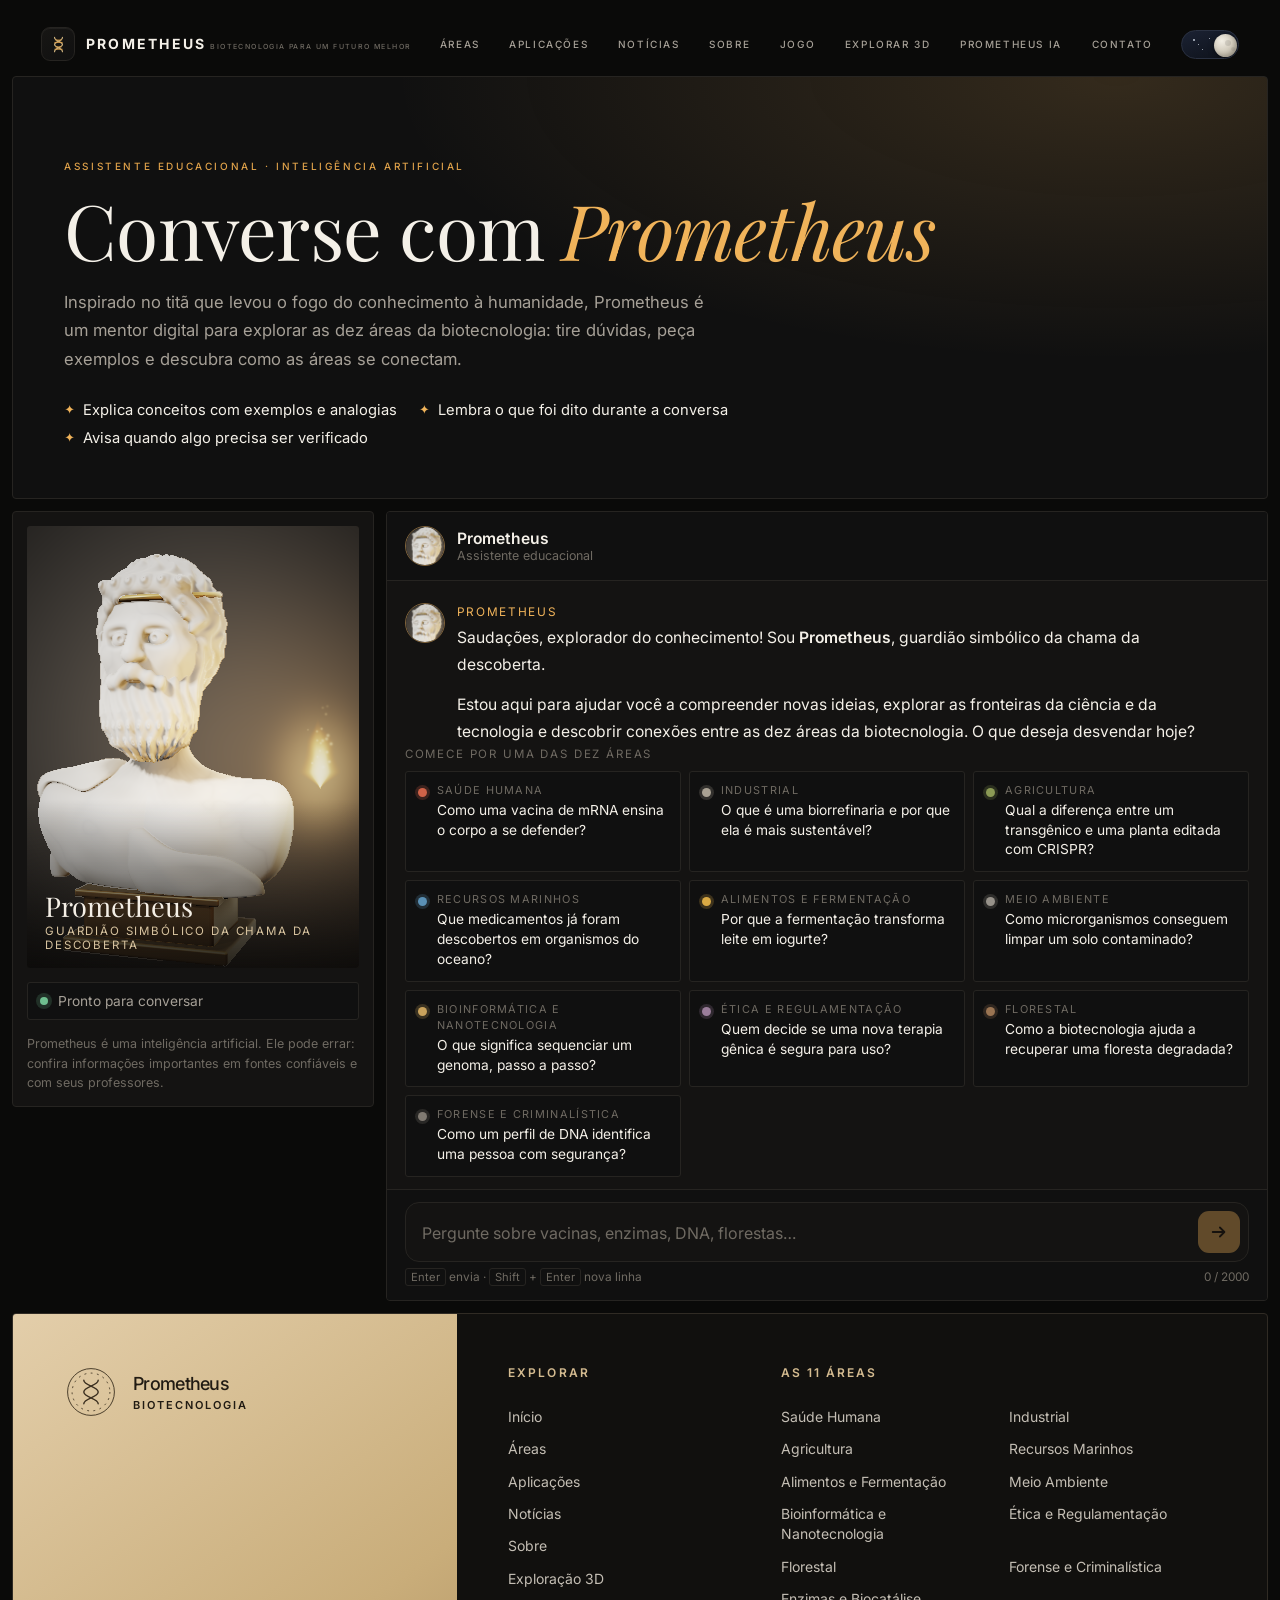
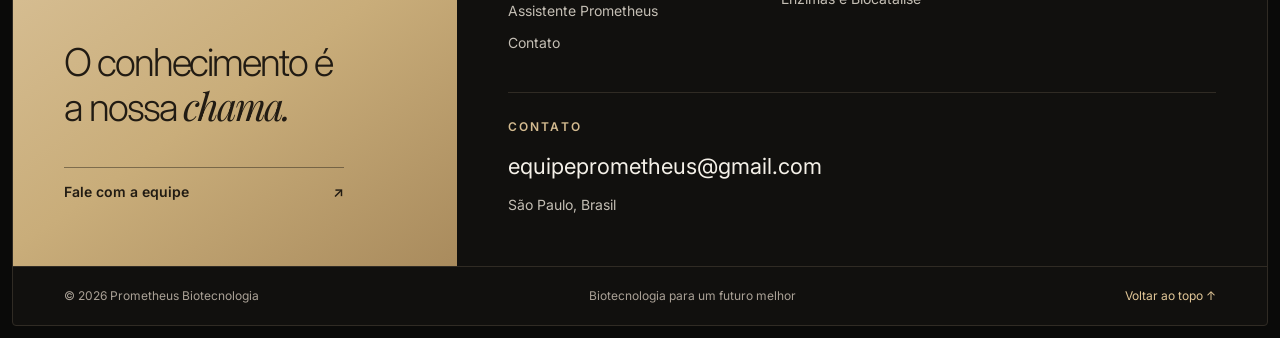
<file: ia/index.html>
<!DOCTYPE html>
<html lang="pt-BR" data-theme="dark" data-area="ia">
<head>
  <meta charset="UTF-8">
  <meta name="viewport" content="width=device-width, initial-scale=1.0">
  <meta name="theme-color" content="#080808">

  <title>Prometheus IA — Prometheus Biotecnologia</title>
  <meta name="description" content="Converse com Prometheus, o assistente educacional do EduTec Prometheus.">

  <link rel="preconnect" href="https://fonts.googleapis.com">
  <link rel="preconnect" href="https://fonts.gstatic.com" crossorigin>

  <link
    href="https://fonts.googleapis.com/css2?family=Inter:wght@300;400;500;600;700&family=Playfair+Display:ital,wght@0,400;1,400;1,500&display=swap"
    rel="stylesheet"
  >

  <link rel="stylesheet" href="../style.css">
<link rel="stylesheet" href="../footer-refresh.css">
  <link rel="stylesheet" href="ia.css">
</head>

<body id="topo">

  <div class="carregador" id="carregador">
    <div class="carregador__interno">
      <div class="carregador__numero" id="numeroCarregamento">000</div>

      <div class="carregador__barra">
        <i id="barraCarregamento"></i>
      </div>

      <div class="carregador__texto">
        Prometheus Biotecnologia
      </div>
    </div>
  </div>

  <div class="progresso" id="progresso"></div>

  <svg class="granulado" xmlns="http://www.w3.org/2000/svg">
    <filter
      id="grainF"
      baseFrequency="0.85"
      numOctaves="4"
      type="fractalNoise"
    ></filter>

    <rect
      filter="url(#grainF)"
      height="100%"
      width="100%"
    ></rect>
  </svg>

  <nav
    class="menu-movel"
    id="menu-movel"
    aria-label="Menu"
  >
    <button
      class="menu-movel__fechar"
      id="fecharMenu"
    >
      Fechar ✕
    </button>

    <a
      data-alvo-secao="inicio"
      data-pagina="home"
      href="../index.html#inicio"
    >
      Início
    </a>

    <a
      data-alvo-secao="areas"
      data-pagina="home"
      href="../index.html#areas"
    >
      Áreas
    </a>

    <a
      data-alvo-secao="aplicacoes"
      data-pagina="home"
      href="../index.html#aplicacoes"
    >
      Aplicações
    </a>

    <a
      data-alvo-secao="noticias"
      data-pagina="home"
      href="../index.html#noticias"
    >
      Notícias
    </a>

    <a
      data-alvo-secao="sobre"
      data-pagina="home"
      href="../index.html#sobre"
    >
      Sobre
    </a>

    <a href="../jogo/index.html">
      Jogo
    </a>

    <a href="../explorar/index.html">
      Exploração 3D
    </a>

    <a href="./index.html" aria-current="page">
      Assistente Prometheus
    </a>

    <a
      data-alvo-secao="contato"
      data-pagina="home"
      href="../index.html#contato"
    >
      Contato
    </a>
  </nav>

  <div class="moldura">

    <header class="navegacao" id="navegacao">

      <a
        class="marca"
        data-pagina="home"
        href="../index.html#inicio"
      >
        <span class="marca__simbolo">
          <svg
            aria-hidden="true"
            fill="none"
            viewbox="0 0 24 24"
          >
            <g
              stroke="var(--beige)"
              stroke-linecap="round"
              stroke-width="1.5"
            >
              <path d="M7 3c0 5 10 5 10 9s-10 4-10 9"></path>
              <path d="M17 3c0 5-10 5-10 9s10 4 10 9"></path>
            </g>

            <g
              opacity=".9"
              stroke="var(--area)"
              stroke-linecap="round"
              stroke-width="1.2"
            >
              <path d="M8.6 6.4h6.8M7.4 9.4h9.2M8.6 15h6.8M7.4 18h9.2"></path>
            </g>
          </svg>
        </span>

        <span class="marca__texto">
          <span class="marca__nome">Prometheus</span>
          <span class="marca__subtitulo">
            Biotecnologia para um futuro melhor
          </span>
        </span>
      </a>

      <nav
        class="navegacao__links"
        id="linksNavegacao"
        aria-label="Navegação principal"
      >
        <a
          data-alvo-secao="areas"
          data-pagina="home"
          href="../index.html#areas"
        >
          ÁREAS
        </a>

        <a
          data-alvo-secao="aplicacoes"
          data-pagina="home"
          href="../index.html#aplicacoes"
        >
          APLICAÇÕES
        </a>

        <a
          data-alvo-secao="noticias"
          data-pagina="home"
          href="../index.html#noticias"
        >
          NOTÍCIAS
        </a>

        <a
          data-alvo-secao="sobre"
          data-pagina="home"
          href="../index.html#sobre"
        >
          SOBRE
        </a>

        <a href="../jogo/index.html">
          JOGO
        </a>

        <a href="../explorar/index.html">
          EXPLORAR 3D
        </a>

        <a href="./index.html" aria-current="page">
          PROMETHEUS IA
        </a>

        <a
          data-alvo-secao="contato"
          data-pagina="home"
          href="../index.html#contato"
        >
          CONTATO
        </a>
      </nav>

      <div class="navegacao__direita">

        <button
          class="alternador"
          id="botaoTema"
          aria-label="Alternar modo claro e escuro"
          aria-pressed="false"
        >
          <span class="alternador__estrelas">
            <i></i>
            <i></i>
            <i></i>
            <i></i>
          </span>

          <span class="alternador__botao"></span>
        </button>

        <button
          class="botao-menu"
          id="botao-menu"
          aria-label="Abrir menu"
        >
          <b></b>
        </button>

      </div>
    </header>

    <main id="conteudo">
      <div class="ia" id="ia">

        <section class="ia-abertura faixa" aria-labelledby="ia-titulo">
          <div class="ia-abertura__texto">
            <span class="eyebrow ia-eyebrow">Assistente educacional · Inteligência artificial</span>
            <h1 id="ia-titulo">Converse com <span class="italico">Prometheus</span></h1>
            <p class="ia-abertura__descricao">
              Inspirado no titã que levou o fogo do conhecimento à humanidade, Prometheus é um mentor
              digital para explorar as dez áreas da biotecnologia: tire dúvidas, peça exemplos e
              descubra como as áreas se conectam.
            </p>
            <ul class="ia-capacidades" aria-label="O que Prometheus faz">
              <li><span aria-hidden="true">✦</span> Explica conceitos com exemplos e analogias</li>
              <li><span aria-hidden="true">✦</span> Lembra o que foi dito durante a conversa</li>
              <li><span aria-hidden="true">✦</span> Avisa quando algo precisa ser verificado</li>
            </ul>
          </div>
        </section>

        <section class="ia-app" aria-label="Conversa com Prometheus">

          <aside class="ia-mentor" aria-label="Prometheus">
            <figure class="ia-mentor__retrato" data-estado="repouso">
              <canvas class="ia-mentor__canvas" id="retratoCanvas" aria-hidden="true"></canvas>
              <img class="ia-mentor__imagem" id="retratoImagem" src="prometheus-retrato.jpg" alt="Busto de mármore de Prometheus, com barba e cabelos encaracolados, faixa dourada e uma chama ao lado" width="840" height="1120">
              <figcaption class="ia-mentor__legenda">
                <span class="ia-mentor__nome">Prometheus</span>
                <span class="ia-mentor__papel">Guardião simbólico da chama da descoberta</span>
              </figcaption>
            </figure>
            <div class="ia-mentor__estado" id="estadoMentor" role="status" aria-live="polite">
              <i aria-hidden="true"></i><span>Pronto para conversar</span>
            </div>
            <p class="ia-mentor__nota">
              Prometheus é uma inteligência artificial. Ele pode errar: confira informações importantes
              em fontes confiáveis e com seus professores.
            </p>
          </aside>

          <div class="ia-chat">
            <header class="ia-chat__topo">
              <div class="ia-chat__identidade">
                <img class="ia-avatar" src="prometheus-avatar.jpg" alt="" width="40" height="40">
                <div>
                  <strong>Prometheus</strong>
                  <span id="statusServico">Assistente educacional</span>
                </div>
              </div>
              <button class="ia-botao-secundario" id="novaConversa" type="button" hidden>
                <svg viewBox="0 0 16 16" aria-hidden="true"><path d="M8 3v10M3 8h10"/></svg>
                Nova conversa
              </button>
            </header>

            <div class="ia-chat__mensagens" id="mensagens" role="log" aria-live="polite" aria-relevant="additions" tabindex="0">
              <article class="ia-msg ia-msg--prometheus ia-msg--abertura">
                <img class="ia-avatar" src="prometheus-avatar.jpg" alt="" width="40" height="40">
                <div class="ia-msg__corpo">
                  <span class="ia-msg__autor">Prometheus</span>
                  <div class="ia-msg__texto">
                    <p>Saudações, explorador do conhecimento! Sou <strong>Prometheus</strong>, guardião simbólico da chama da descoberta.</p>
                    <p>Estou aqui para ajudar você a compreender novas ideias, explorar as fronteiras da ciência e da tecnologia e descobrir conexões entre as dez áreas da biotecnologia. O que deseja desvendar hoje?</p>
                  </div>
                </div>
              </article>
            </div>

            <div class="ia-sugestoes" id="sugestoes">
              <span class="ia-sugestoes__rotulo">Comece por uma das dez áreas</span>
              <div class="ia-sugestoes__lista" id="listaSugestoes"></div>
            </div>

            <form class="ia-composer" id="formulario" novalidate>
              <label class="visualmente-oculto" for="pergunta">Sua pergunta para Prometheus</label>
              <div class="ia-composer__campo">
                <textarea id="pergunta" rows="1" maxlength="2000" placeholder="Pergunte sobre vacinas, enzimas, DNA, florestas…" autocomplete="off"></textarea>
                <button class="ia-composer__enviar" id="enviar" type="submit" aria-label="Enviar pergunta">
                  <svg viewBox="0 0 20 20" aria-hidden="true"><path d="M3 10h12M11 5l5 5-5 5"/></svg>
                </button>
              </div>
              <div class="ia-composer__rodape">
                <span><kbd>Enter</kbd> envia · <kbd>Shift</kbd> + <kbd>Enter</kbd> nova linha</span>
                <span id="contador" aria-live="off">0 / 2000</span>
              </div>
            </form>
          </div>
        </section>

      </div>
    </main>

    <footer class="rodape rodape--novo">
      <div class="rodape__principal">
        <div class="rodape__manifesto">
          <div class="rodape__assinatura">
            <svg class="rodape__selo" fill="none" viewBox="0 0 60 60" aria-hidden="true">
              <circle cx="30" cy="30" r="26" stroke="currentColor" stroke-width="1"></circle>
              <circle cx="30" cy="30" r="21" stroke="currentColor" stroke-dasharray="2 5" stroke-width="1"></circle>
              <g stroke="currentColor" stroke-linecap="round" stroke-width="1.6">
                <path d="M22 17c0 6 16 7 16 13s-16 7-16 13"></path>
                <path d="M38 17c0 6-16 7-16 13s16 7 16 13"></path>
              </g>
            </svg>
            <div>
              <strong>Prometheus</strong>
              <span>BIOTECNOLOGIA</span>
            </div>
          </div>
          <p class="rodape__frase">O conhecimento é<br>a nossa <em>chama.</em></p>
          <a class="rodape__convite" href="../index.html#contato">
            <span>Fale com a equipe</span>
            <span aria-hidden="true">↗</span>
          </a>
        </div>

        <div class="rodape__menus">
          <nav class="rodape__grupo" aria-label="Navegação do rodapé">
            <h2>Explorar</h2>
          <a href="../index.html#inicio">Início</a>
          <a href="../index.html#areas">Áreas</a>
          <a href="../index.html#aplicacoes">Aplicações</a>
          <a href="../index.html#noticias">Notícias</a>
          <a href="../index.html#sobre">Sobre</a>
          <a href="../explorar/index.html">Exploração 3D</a>
          <a href="../ia/index.html">Assistente Prometheus</a>
          <a href="../index.html#contato">Contato</a>
          </nav>
          <nav class="rodape__grupo rodape__grupo--areas" aria-label="Áreas da biotecnologia">
            <h2>As 11 áreas</h2>
            <div class="rodape__lista-areas">
          <a href="../areas/saude/index.html">Saúde Humana</a>
          <a href="../areas/industrial/index.html">Industrial</a>
          <a href="../areas/agricola/index.html">Agricultura</a>
          <a href="../areas/marinha/index.html">Recursos Marinhos</a>
          <a href="../areas/alimentar/index.html">Alimentos e Fermentação</a>
          <a href="../areas/ambiental/index.html">Meio Ambiente</a>
          <a href="../areas/bioinformatica/index.html">Bioinformática e Nanotecnologia</a>
          <a href="../areas/etica/index.html">Ética e Regulamentação</a>
          <a href="../areas/florestal/index.html">Florestal</a>
          <a href="../areas/forense/index.html">Forense e Criminalística</a>
          <a href="../areas/enzimas/index.html">Enzimas e Biocatálise</a>
            </div>
          </nav>
          <div class="rodape__grupo rodape__grupo--contato">
            <h2>Contato</h2>
            <a class="rodape__email" href="mailto:equipeprometheus@gmail.com">equipeprometheus@gmail.com</a>
            <span>São Paulo, Brasil</span>
          </div>
        </div>
      </div>
      <div class="rodape__base">
        <span>© 2026 Prometheus Biotecnologia</span>
        <span class="rodape__nota">Biotecnologia para um futuro melhor</span>
        <a href="#topo">Voltar ao topo <span aria-hidden="true">↑</span></a>
      </div>
    </footer>

  </div>

  <script src="../script.js"></script>
  <script type="module" src="ia.js"></script>
</body>
</html>
</file>
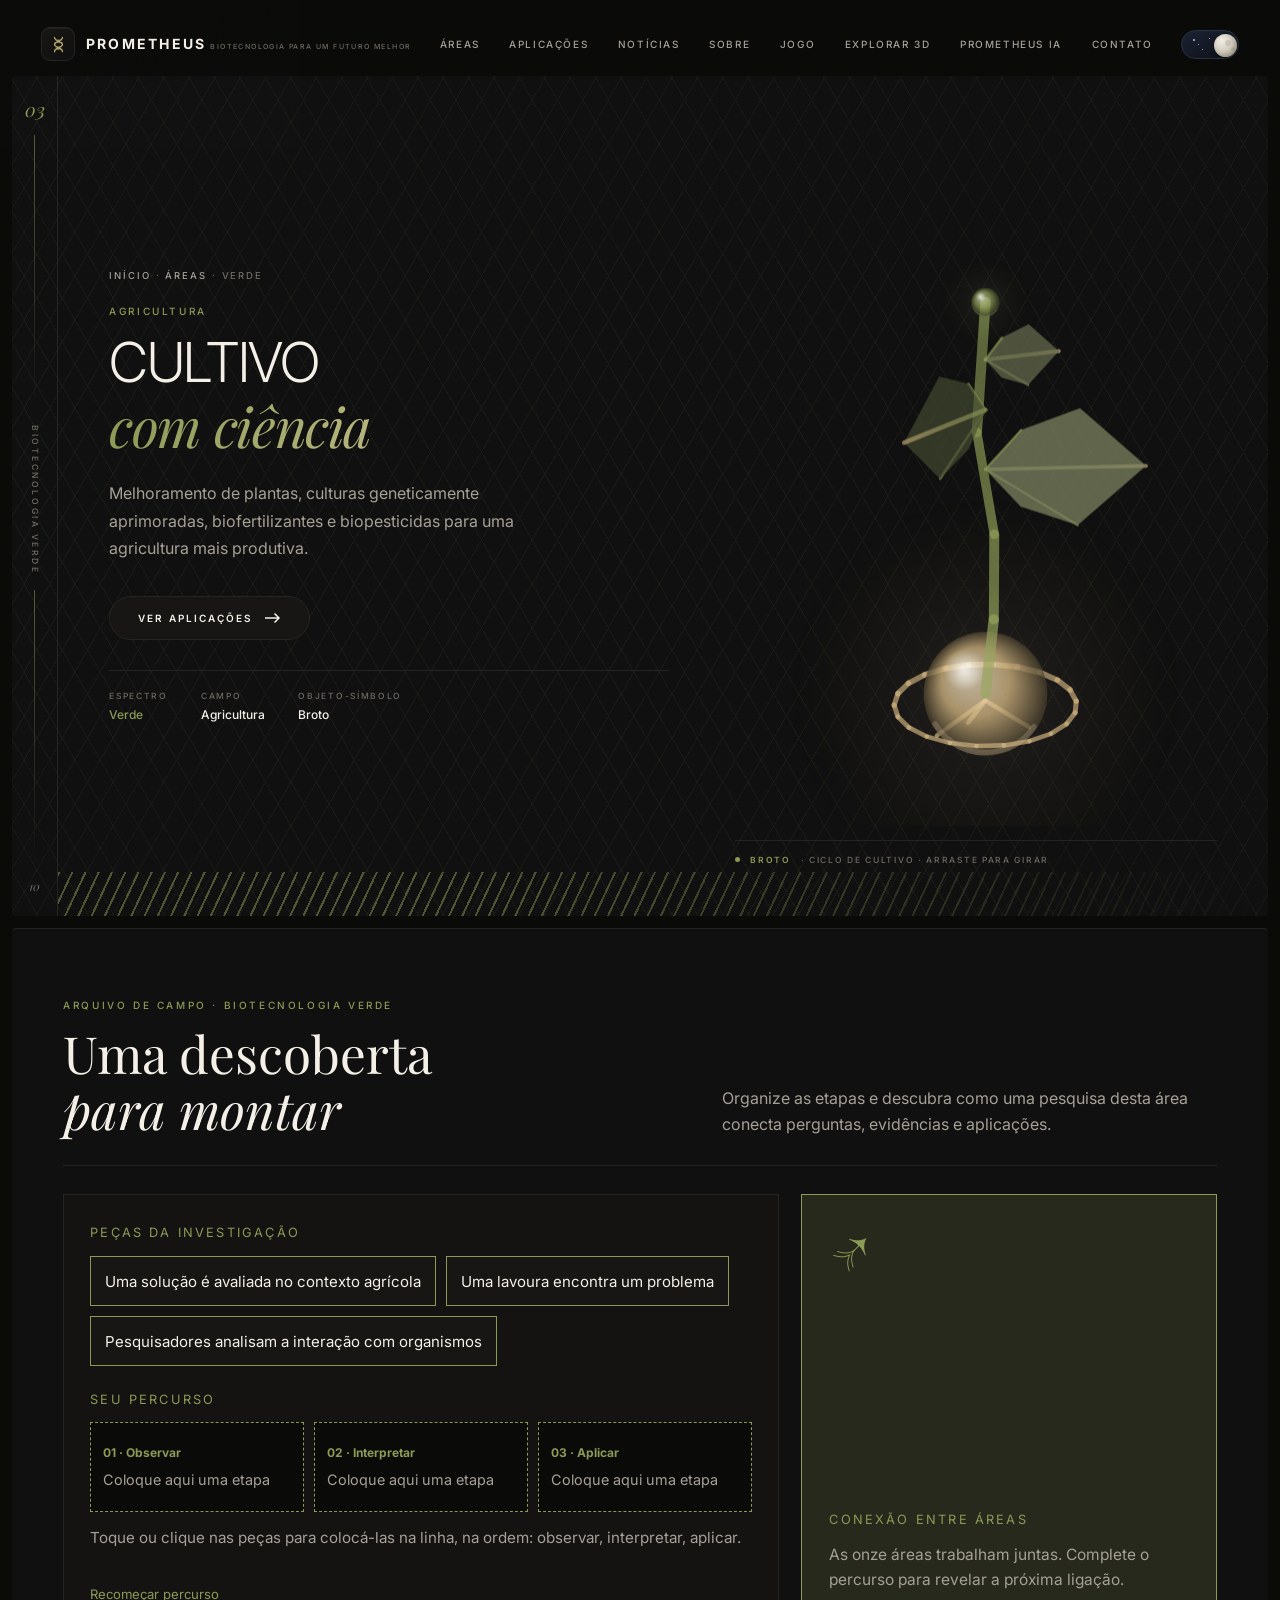
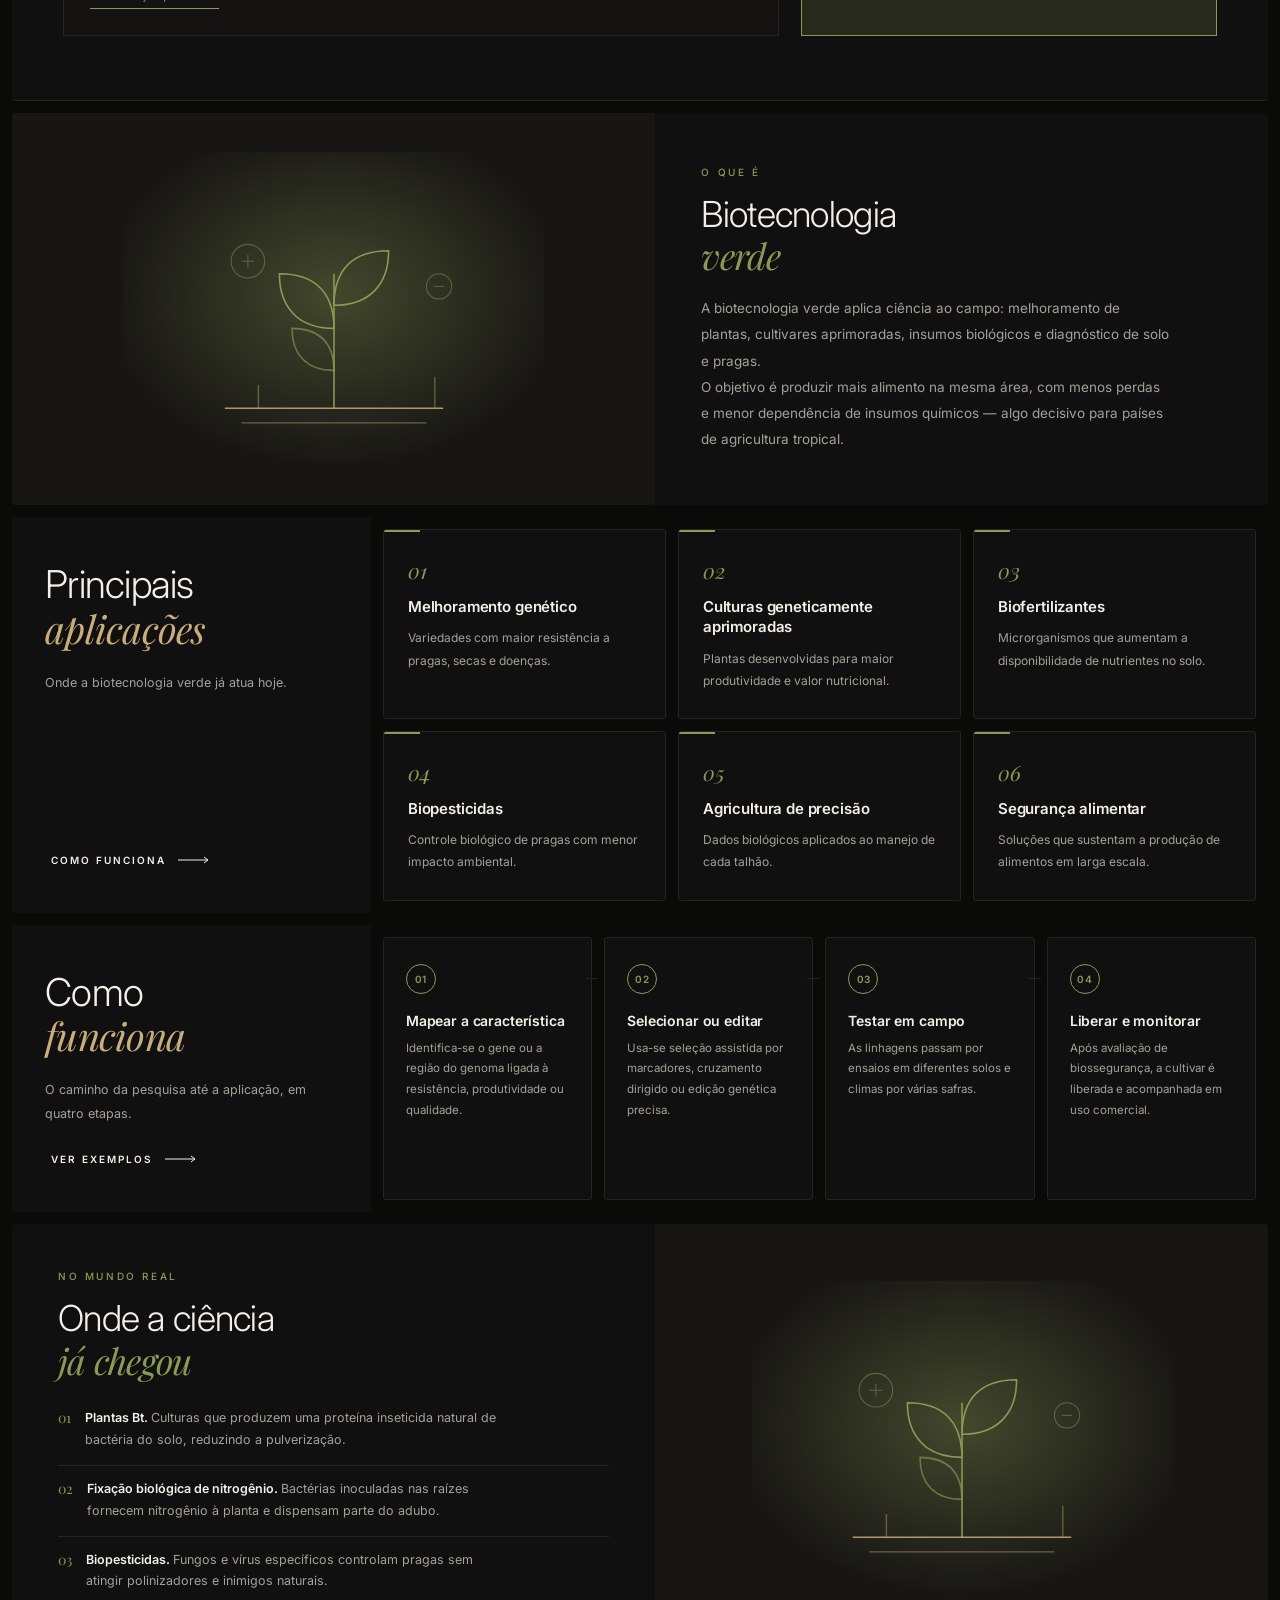
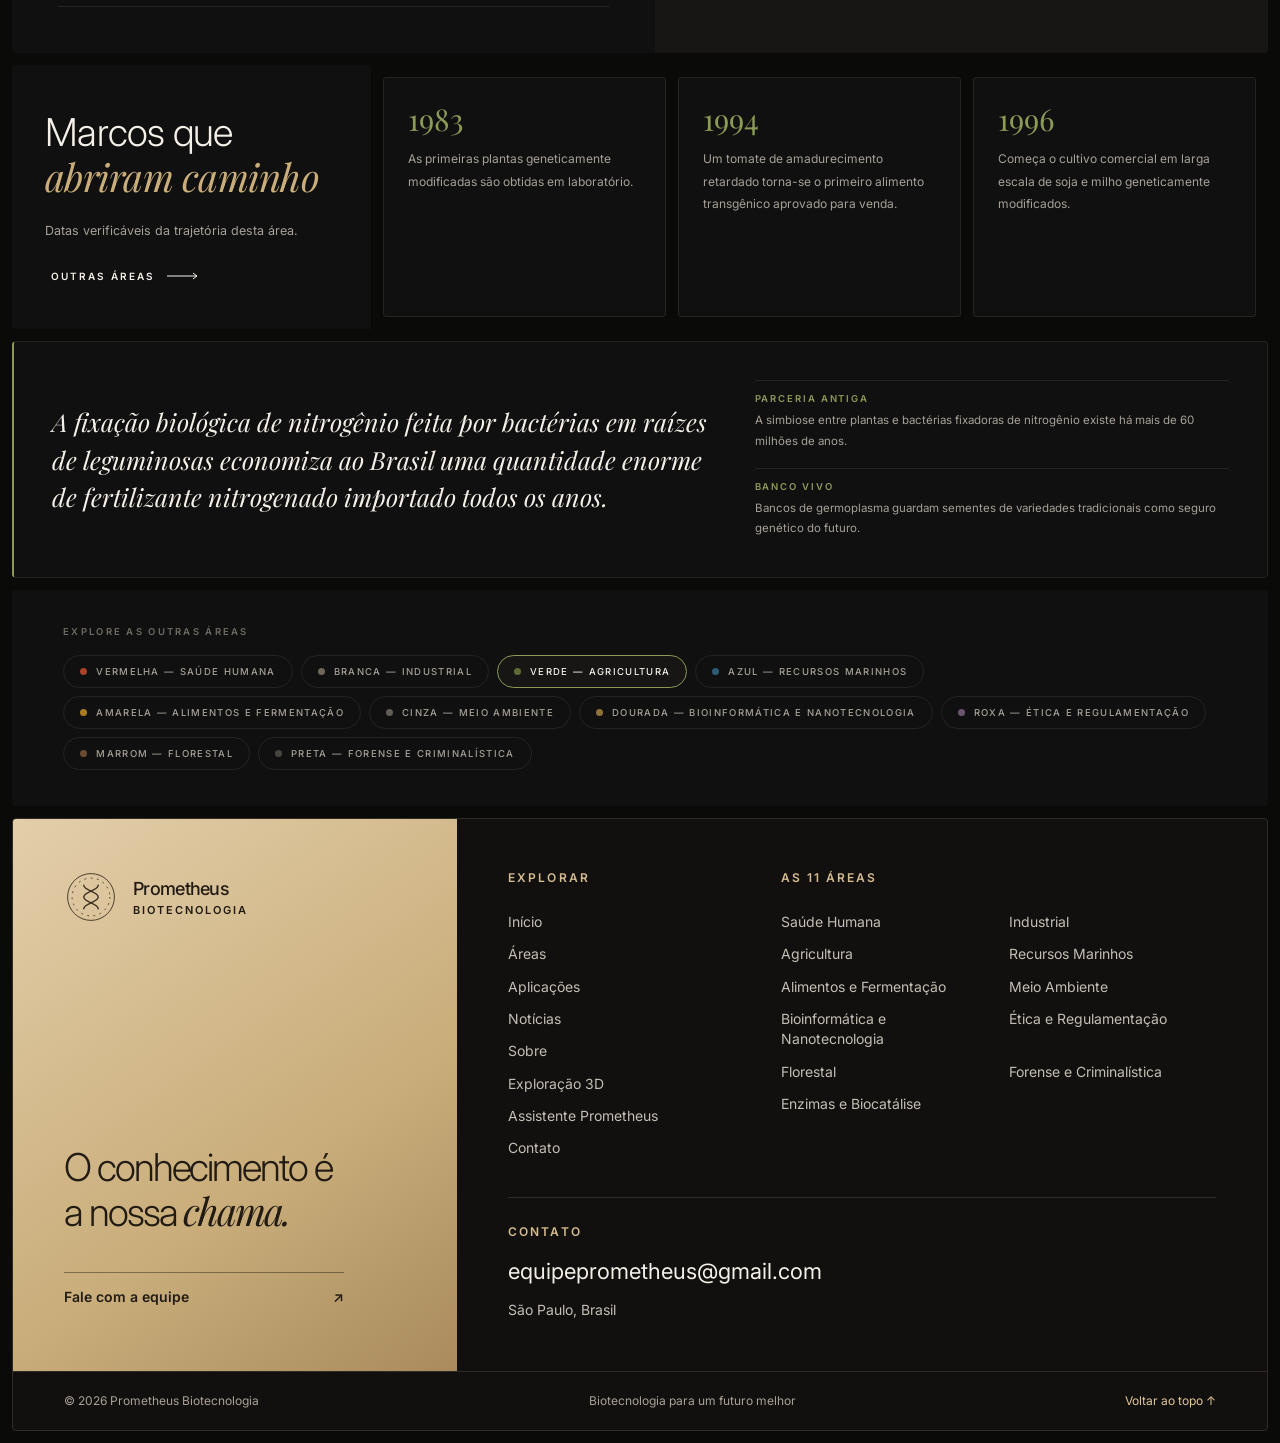
<file: areas/agricola/index.html>
<!DOCTYPE html>

<html lang="pt-BR" data-theme="dark" data-area="agricola">

<head>

    <meta charset="UTF-8">

    <meta name="viewport" content="width=device-width, initial-scale=1.0">

    <meta name="theme-color" content="#080808">

    <title>Agrícola — Prometheus Biotecnologia</title>

    <link rel="preconnect" href="https://fonts.googleapis.com">

    <link rel="preconnect" href="https://fonts.gstatic.com" crossorigin>

    <link
        href="https://fonts.googleapis.com/css2?family=Inter:wght@300;400;500;600;700&family=Playfair+Display:ital,wght@0,400;1,400;1,500&display=swap"
        rel="stylesheet"
    >

    <link rel="stylesheet" href="../../style.css">
<link rel="stylesheet" href="../../explore.css">
<link rel="stylesheet" href="../../footer-refresh.css">

</head>

<body id="topo">

    <div class="carregador" id="carregador">

        <div class="carregador__interno">

            <div class="carregador__numero" id="numeroCarregamento">000</div>

            <div class="carregador__barra">

                <i id="barraCarregamento"></i>

            </div>

            <div class="carregador__texto">

                Prometheus Biotecnologia

            </div>

        </div>

    </div>

    <div class="progresso" id="progresso"></div>

    <svg class="granulado" xmlns="http://www.w3.org/2000/svg">

        <filter id="grainF">

            <feturbulence
                basefrequency="0.85"
                numoctaves="4"
                type="fractalNoise"
            ></feturbulence>

        </filter>

        <rect
            filter="url(#grainF)"
            height="100%"
            width="100%"
        ></rect>

    </svg>

    <nav aria-label="Menu" class="menu-movel" id="menu-movel">

        <button class="menu-movel__fechar" id="fecharMenu">

            Fechar ✕

        </button>

        <a
            data-alvo-secao="inicio"
            data-pagina="home"
            href="../../index.html#inicio"
        >

            Início

        </a>

        <a
            data-alvo-secao="areas"
            data-pagina="home"
            href="../../index.html#areas"
        >

            Áreas

        </a>

        <a
            data-alvo-secao="aplicacoes"
            data-pagina="home"
            href="../../index.html#aplicacoes"
        >

            Aplicações

        </a>

        <a
            data-alvo-secao="noticias"
            data-pagina="home"
            href="../../index.html#noticias"
        >

            Notícias

        </a>

        <a
            data-alvo-secao="sobre"
            data-pagina="home"
            href="../../index.html#sobre"
        >

            Sobre

        </a>
        <a href="../../jogo/index.html">Jogo</a>

        <a href="../../explorar/index.html">
          Exploração 3D
        </a>

        <a href="../../ia/index.html">
          Assistente Prometheus
        </a>

        <a
            data-alvo-secao="contato"
            data-pagina="home"
            href="../../index.html#contato"
        >

            Contato

        </a>

    </nav>

    <div class="moldura">

        <header class="navegacao" id="navegacao">

            <a
                class="marca"
                data-pagina="home"
                href="../../index.html#inicio"
            >

                <span class="marca__simbolo">

                    <svg
                        aria-hidden="true"
                        fill="none"
                        viewbox="0 0 24 24"
                    >

                        <g
                            stroke="var(--beige)"
                            stroke-linecap="round"
                            stroke-width="1.5"
                        >

                            <path d="M7 3c0 5 10 5 10 9s-10 4-10 9"></path>

                            <path d="M17 3c0 5-10 5-10 9s10 4 10 9"></path>

                        </g>

                        <g
                            opacity=".9"
                            stroke="var(--area)"
                            stroke-linecap="round"
                            stroke-width="1.2"
                        >

                            <path d="M8.6 6.4h6.8M7.4 9.4h9.2M8.6 15h6.8M7.4 18h9.2"></path>

                        </g>

                    </svg>

                </span>

                <span class="marca__texto">

                    <span class="marca__nome">Prometheus</span>

                    <span class="marca__subtitulo">

                        Biotecnologia para um futuro melhor

                    </span>

                </span>

            </a>

            <nav
                aria-label="Navegação principal"
                class="navegacao__links"
                id="linksNavegacao"
            >

                <a
                    data-alvo-secao="areas"
                    data-pagina="home"
                    href="../../index.html#areas"
                >

                    ÁREAS

                </a>

                <a
                    data-alvo-secao="aplicacoes"
                    data-pagina="home"
                    href="../../index.html#aplicacoes"
                >

                    APLICAÇÕES

                </a>

                <a
                    data-alvo-secao="noticias"
                    data-pagina="home"
                    href="../../index.html#noticias"
                >

                    NOTÍCIAS

                </a>

                <a
                    data-alvo-secao="sobre"
                    data-pagina="home"
                    href="../../index.html#sobre"
                >

                    SOBRE

                </a>
                <a href="../../jogo/index.html">JOGO</a>

                <a href="../../explorar/index.html">
                  EXPLORAR 3D
                </a>

                <a href="../../ia/index.html">
                  PROMETHEUS IA
                </a>

                <a
                    data-alvo-secao="contato"
                    data-pagina="home"
                    href="../../index.html#contato"
                >

                    CONTATO

                </a>

            </nav>

            <div class="navegacao__direita">

                <button
                    aria-label="Alternar modo claro e escuro"
                    aria-pressed="false"
                    class="alternador"
                    id="botaoTema"
                >

                    <span class="alternador__estrelas">

                        <i></i>
                        <i></i>
                        <i></i>
                        <i></i>

                    </span>

                    <span class="alternador__botao"></span>

                </button>

                <button
                    aria-label="Abrir menu"
                    class="botao-menu"
                    id="botao-menu"
                >

                    <b></b>

                </button>

            </div>

        </header>

        <main>

            <div class="pagina ativa" id="view-agricola">

                <section
                    class="inicio-area faixa"
                    data-padrao="agricola"
                    data-secao="inicio"
                >

                    <div class="inicio-area__trilho">

                        <b>03</b>

                        <i></i>

                        <span>Biotecnologia Verde</span>

                        <i></i>

                        <b style="color:var(--text-faint);font-size:12px">

                            10

                        </b>

                    </div>

                    <div class="inicio-area__grade">

                        <div class="inicio-area__conteudo">

                            <span class="migalhas">

                                <a
                                    data-pagina="home"
                                    href="../../index.html#inicio"
                                >

                                    Início

                                </a>

                                ·

                                <a
                                    data-alvo-secao="areas"
                                    data-pagina="home"
                                    href="../../index.html#areas"
                                >

                                    Áreas

                                </a>

                                · Verde

                            </span>

                            <span class="eyebrow">

                                Agricultura

                            </span>

                            <h1>

                                <span class="linha">

                                    <span>CULTIVO</span>

                                </span>

                                <span class="linha">

                                    <span class="italico">

                                        com ciência

                                    </span>

                                </span>

                            </h1>

                            <p class="inicio__descricao">

                                Melhoramento de plantas, culturas geneticamente aprimoradas,
                                biofertilizantes e biopesticidas para uma agricultura mais produtiva.

                            </p>

                            <button
                                class="botao"
                                data-rolagem="aplicacoes"
                            >

                                Ver aplicações

                                <svg viewbox="0 0 16 12">

                                    <path d="M0 6h13M9.5 1.5 14 6l-4.5 4.5"></path>

                                </svg>

                            </button>

                            <dl class="ficha">

                                <div>

                                    <dt>Espectro</dt>

                                    <dd>

                                        <em>Verde</em>

                                    </dd>

                                </div>

                                <div>

                                    <dt>Campo</dt>

                                    <dd>Agricultura</dd>

                                </div>

                                <div>

                                    <dt>Objeto-símbolo</dt>

                                    <dd>Broto</dd>

                                </div>

                            </dl>

                        </div>

                        <div class="inicio-area__palco">

                            <div
                                class="inicio__palco"
                                data-object="Broto"
                            ></div>

                            <span class="inicio-area__rotulo">

                                <i></i>

                                <b>Broto</b>

                                · Ciclo de cultivo · arraste para girar

                            </span>

                        </div>

                    </div>

                    <div class="inicio-area__faixa"></div>

                </section>
<section class="investigacao faixa" data-secao="investigacao" data-missao="agricola" data-explicacao="Uma descoberta precisa ser avaliada em condições reais de cultivo.">
      <div class="investigacao__topo"><div><span class="eyebrow">Arquivo de campo · Biotecnologia Verde</span><h2>Uma descoberta<br><em>para montar</em></h2></div>
        <p>Organize as etapas e descubra como uma pesquisa desta área conecta perguntas, evidências e aplicações.</p></div>
      <div class="investigacao__miolo"><div class="investigacao__fluxo"><span class="investigacao__rotulo">Peças da investigação</span>
        <div class="investigacao__origem"><button type="button" class="investigacao__peca" draggable="true" data-peca="3">Uma solução é avaliada no contexto agrícola</button><button type="button" class="investigacao__peca" draggable="true" data-peca="1">Uma lavoura encontra um problema</button><button type="button" class="investigacao__peca" draggable="true" data-peca="2">Pesquisadores analisam a interação com organismos</button></div><span class="investigacao__rotulo">Seu percurso</span>
        <ol class="investigacao__destinos"><li><button type="button" class="investigacao__destino" data-espaco="0" aria-label="Etapa 1; toque para retirar uma peça"></button></li><li><button type="button" class="investigacao__destino" data-espaco="1" aria-label="Etapa 2; toque para retirar uma peça"></button></li><li><button type="button" class="investigacao__destino" data-espaco="2" aria-label="Etapa 3; toque para retirar uma peça"></button></li></ol><p class="investigacao__feedback" data-feedback role="status" aria-live="polite"></p>
        <button class="investigacao__reset" type="button" data-reiniciar>Recomeçar percurso</button></div>
        <aside class="investigacao__descoberta"><span aria-hidden="true">↗</span><div><span class="investigacao__rotulo">Conexão entre áreas</span>
        <p>As onze áreas trabalham juntas. Complete o percurso para revelar a próxima ligação.</p>
        <div data-conexao hidden><a href="../florestal/index.html">Explorar a próxima conexão ↗</a></div></div></aside></div>
    </section>

                <section
                    class="fundo faixa"
                    data-secao="sobre"
                >

                    <div class="cena revelar">

                        <div class="cena__visual">

                            <svg
                                aria-label="Ilustração da biotecnologia verde"
                                class="cena__arte"
                                fill="none"
                                role="img"
                                viewbox="0 0 400 300"
                            >

                                <defs>

                                    <lineargradient
                                        id="gagricola-a"
                                        x1="0"
                                        x2="1"
                                        y1="0"
                                        y2="1"
                                    >

                                        <stop
                                            offset="0"
                                            stop-color="var(--area)"
                                            stop-opacity=".28"
                                        ></stop>

                                        <stop
                                            offset="1"
                                            stop-color="var(--area)"
                                            stop-opacity="0"
                                        ></stop>

                                    </lineargradient>

                                    <radialgradient
                                        cx="50%"
                                        cy="45%"
                                        id="ragricola-a"
                                        r="55%"
                                    >

                                        <stop
                                            offset="0"
                                            stop-color="var(--area)"
                                            stop-opacity=".38"
                                        ></stop>

                                        <stop
                                            offset="1"
                                            stop-color="var(--area)"
                                            stop-opacity="0"
                                        ></stop>

                                    </radialgradient>

                                </defs>

                                <rect
                                    fill="url(#ragricola-a)"
                                    height="300"
                                    width="400"
                                ></rect>

                                <g
                                    stroke="var(--area)"
                                    stroke-width="1.5"
                                >

                                    <path d="M200 244V116"></path>

                                    <path d="M200 168c-34 0-52-20-52-52 34 0 52 18 52 52z"></path>

                                    <path d="M200 146c34 0 52-20 52-52-34 0-52 18-52 52z"></path>

                                    <path
                                        d="M200 208c-26 0-40-15-40-40 26 0 40 14 40 40z"
                                        opacity=".65"
                                    ></path>

                                </g>

                                <g
                                    opacity=".85"
                                    stroke="var(--beige)"
                                    stroke-width="1.3"
                                >

                                    <path d="M96 244h208"></path>

                                    <path
                                        d="M112 258h176"
                                        opacity=".55"
                                    ></path>

                                    <path
                                        d="M128 244v-22M296 244v-30"
                                        opacity=".5"
                                    ></path>

                                </g>

                                <g
                                    opacity=".5"
                                    stroke="var(--area)"
                                    stroke-width="1"
                                >

                                    <circle
                                        cx="118"
                                        cy="104"
                                        r="16"
                                    ></circle>

                                    <path d="M112 104h12M118 98v12"></path>

                                    <circle
                                        cx="300"
                                        cy="128"
                                        r="12"
                                    ></circle>

                                    <path d="M295 128h10"></path>

                                </g>

                            </svg>

                        </div>

                        <div class="cena__corpo">

                            <span class="eyebrow">

                                O que é

                            </span>

                            <h2>

                                Biotecnologia<br>

                                <span class="italico">verde</span>

                            </h2>

                            <div>

                                <p>

                                    A biotecnologia verde aplica ciência ao campo:
                                    melhoramento de plantas, cultivares aprimoradas,
                                    insumos biológicos e diagnóstico de solo e pragas.

                                </p>

                                <p>

                                    O objetivo é produzir mais alimento na mesma área,
                                    com menos perdas e menor dependência de insumos químicos
                                    — algo decisivo para países de agricultura tropical.

                                </p>

                            </div>

                        </div>

                    </div>

                </section>

                <section
                    class="fundo faixa"
                    data-secao="aplicacoes"
                >

                    <div class="cabecalho-dividido">

                        <div class="cabecalho-dividido__esquerda">

                            <div>

                                <h2 class="revelar">

                                    Principais<br>

                                    <span class="italico">

                                        aplicações

                                    </span>

                                </h2>

                                <p
                                    class="revelar"
                                    data-atraso="1"
                                >

                                    Onde a biotecnologia verde já atua hoje.

                                </p>

                            </div>

                            <button
                                class="link revelar"
                                data-atraso="2"
                                data-rolagem="processo"
                            >

                                <span>Como funciona</span>

                                <svg
                                    fill="none"
                                    viewbox="0 0 34 8"
                                >

                                    <path
                                        d="M0 4h30M26 1l4 3-4 3"
                                        stroke="currentColor"
                                    ></path>

                                </svg>

                            </button>

                        </div>

                        <div class="grade-cartoes">

                            <article
                                class="cartao-tematico revelar"
                                data-atraso="1"
                            >

                                <span class="cartao-tematico__numero">

                                    01

                                </span>

                                <h3>

                                    Melhoramento genético

                                </h3>

                                <p>

                                    Variedades com maior resistência a pragas,
                                    secas e doenças.

                                </p>

                            </article>

                            <article
                                class="cartao-tematico revelar"
                                data-atraso="2"
                            >

                                <span class="cartao-tematico__numero">

                                    02

                                </span>

                                <h3>

                                    Culturas geneticamente aprimoradas

                                </h3>

                                <p>

                                    Plantas desenvolvidas para maior produtividade
                                    e valor nutricional.

                                </p>

                            </article>

                            <article
                                class="cartao-tematico revelar"
                                data-atraso="3"
                            >

                                <span class="cartao-tematico__numero">

                                    03

                                </span>

                                <h3>

                                    Biofertilizantes

                                </h3>

                                <p>

                                    Microrganismos que aumentam a disponibilidade
                                    de nutrientes no solo.

                                </p>

                            </article>

                            <article
                                class="cartao-tematico revelar"
                                data-atraso="4"
                            >

                                <span class="cartao-tematico__numero">

                                    04

                                </span>

                                <h3>

                                    Biopesticidas

                                </h3>

                                <p>

                                    Controle biológico de pragas com menor
                                    impacto ambiental.

                                </p>

                            </article>

                            <article
                                class="cartao-tematico revelar"
                                data-atraso="4"
                            >

                                <span class="cartao-tematico__numero">

                                    05

                                </span>

                                <h3>

                                    Agricultura de precisão

                                </h3>

                                <p>

                                    Dados biológicos aplicados ao manejo
                                    de cada talhão.

                                </p>

                            </article>

                            <article
                                class="cartao-tematico revelar"
                                data-atraso="4"
                            >

                                <span class="cartao-tematico__numero">

                                    06

                                </span>

                                <h3>

                                    Segurança alimentar

                                </h3>

                                <p>

                                    Soluções que sustentam a produção de
                                    alimentos em larga escala.

                                </p>

                            </article>

                        </div>

                    </div>

                </section>

                <section
                    class="fundo faixa"
                    data-secao="processo"
                >

                    <div class="cabecalho-dividido">

                        <div class="cabecalho-dividido__esquerda">

                            <div>

                                <h2 class="revelar">

                                    Como<br>

                                    <span class="italico">

                                        funciona

                                    </span>

                                </h2>

                                <p
                                    class="revelar"
                                    data-atraso="1"
                                >

                                    O caminho da pesquisa até a aplicação,
                                    em quatro etapas.

                                </p>

                            </div>

                            <button
                                class="link revelar"
                                data-atraso="2"
                                data-rolagem="exemplos"
                            >

                                <span>Ver exemplos</span>

                                <svg
                                    fill="none"
                                    viewbox="0 0 34 8"
                                >

                                    <path
                                        d="M0 4h30M26 1l4 3-4 3"
                                        stroke="currentColor"
                                    ></path>

                                </svg>

                            </button>

                        </div>

                        <div class="etapas">

                            <article
                                class="etapa revelar"
                                data-atraso="1"
                            >

                                <span class="etapa__numero">

                                    01

                                </span>

                                <h3>

                                    Mapear a característica

                                </h3>

                                <p>

                                    Identifica-se o gene ou a região do genoma
                                    ligada à resistência, produtividade ou qualidade.

                                </p>

                            </article>

                            <article
                                class="etapa revelar"
                                data-atraso="2"
                            >

                                <span class="etapa__numero">

                                    02

                                </span>

                                <h3>

                                    Selecionar ou editar

                                </h3>

                                <p>

                                    Usa-se seleção assistida por marcadores,
                                    cruzamento dirigido ou edição genética precisa.

                                </p>

                            </article>

                            <article
                                class="etapa revelar"
                                data-atraso="3"
                            >

                                <span class="etapa__numero">

                                    03

                                </span>

                                <h3>

                                    Testar em campo

                                </h3>

                                <p>

                                    As linhagens passam por ensaios em diferentes
                                    solos e climas por várias safras.

                                </p>

                            </article>

                            <article
                                class="etapa revelar"
                                data-atraso="4"
                            >

                                <span class="etapa__numero">

                                    04

                                </span>

                                <h3>

                                    Liberar e monitorar

                                </h3>

                                <p>

                                    Após avaliação de biossegurança, a cultivar
                                    é liberada e acompanhada em uso comercial.

                                </p>

                            </article>

                        </div>

                    </div>

                </section>

                <section
                    class="fundo faixa"
                    data-secao="exemplos"
                >

                    <div class="cena cena--invertida revelar">

                        <div class="cena__visual">

                            <svg
                                aria-label="Aplicações reais da biotecnologia verde"
                                class="cena__arte"
                                fill="none"
                                role="img"
                                viewbox="0 0 400 300"
                            >

                                <defs>

                                    <lineargradient
                                        id="gagricola-b"
                                        x1="0"
                                        x2="1"
                                        y1="0"
                                        y2="1"
                                    >

                                        <stop
                                            offset="0"
                                            stop-color="var(--area)"
                                            stop-opacity=".28"
                                        ></stop>

                                        <stop
                                            offset="1"
                                            stop-color="var(--area)"
                                            stop-opacity="0"
                                        ></stop>

                                    </lineargradient>

                                    <radialgradient
                                        cx="50%"
                                        cy="45%"
                                        id="ragricola-b"
                                        r="55%"
                                    >

                                        <stop
                                            offset="0"
                                            stop-color="var(--area)"
                                            stop-opacity=".38"
                                        ></stop>

                                        <stop
                                            offset="1"
                                            stop-color="var(--area)"
                                            stop-opacity="0"
                                        ></stop>

                                    </radialgradient>

                                </defs>

                                <rect
                                    fill="url(#ragricola-b)"
                                    height="300"
                                    width="400"
                                ></rect>

                                <g
                                    stroke="var(--area)"
                                    stroke-width="1.5"
                                >

                                    <path d="M200 244V116"></path>

                                    <path d="M200 168c-34 0-52-20-52-52 34 0 52 18 52 52z"></path>

                                    <path d="M200 146c34 0 52-20 52-52-34 0-52 18-52 52z"></path>

                                    <path
                                        d="M200 208c-26 0-40-15-40-40 26 0 40 14 40 40z"
                                        opacity=".65"
                                    ></path>

                                </g>

                                <g
                                    opacity=".85"
                                    stroke="var(--beige)"
                                    stroke-width="1.3"
                                >

                                    <path d="M96 244h208"></path>

                                    <path
                                        d="M112 258h176"
                                        opacity=".55"
                                    ></path>

                                    <path
                                        d="M128 244v-22M296 244v-30"
                                        opacity=".5"
                                    ></path>

                                </g>

                                <g
                                    opacity=".5"
                                    stroke="var(--area)"
                                    stroke-width="1"
                                >

                                    <circle
                                        cx="118"
                                        cy="104"
                                        r="16"
                                    ></circle>

                                    <path d="M112 104h12M118 98v12"></path>

                                    <circle
                                        cx="300"
                                        cy="128"
                                        r="12"
                                    ></circle>

                                    <path d="M295 128h10"></path>

                                </g>

                            </svg>

                        </div>

                        <div class="cena__corpo">

                            <span class="eyebrow">

                                No mundo real

                            </span>

                            <h2>

                                Onde a ciência<br>

                                <span class="italico">

                                    já chegou

                                </span>

                            </h2>

                            <div
                                class="cartao-lista"
                                style="padding:0;grid-template-columns:1fr;gap:12px;margin-top:8px"
                            >

                                <div>

                                    <b>01</b>

                                    <p>

                                        <strong
                                            style="color:var(--text);font-weight:600"
                                        >

                                            Plantas Bt.

                                        </strong>

                                        Culturas que produzem uma proteína
                                        inseticida natural de bactéria do solo,
                                        reduzindo a pulverização.

                                    </p>

                                </div>

                                <div>

                                    <b>02</b>

                                    <p>

                                        <strong
                                            style="color:var(--text);font-weight:600"
                                        >

                                            Fixação biológica de nitrogênio.

                                        </strong>

                                        Bactérias inoculadas nas raízes fornecem
                                        nitrogênio à planta e dispensam parte do adubo.

                                    </p>

                                </div>

                                <div>

                                    <b>03</b>

                                    <p>

                                        <strong
                                            style="color:var(--text);font-weight:600"
                                        >

                                            Biopesticidas.

                                        </strong>

                                        Fungos e vírus específicos controlam pragas
                                        sem atingir polinizadores e inimigos naturais.

                                    </p>

                                </div>

                            </div>

                        </div>

                    </div>

                </section>

                <section
                    class="fundo faixa"
                    data-secao="marcos"
                >

                    <div class="cabecalho-dividido">

                        <div class="cabecalho-dividido__esquerda">

                            <div>

                                <h2 class="revelar">

                                    Marcos que<br>

                                    <span class="italico">

                                        abriram caminho

                                    </span>

                                </h2>

                                <p
                                    class="revelar"
                                    data-atraso="1"
                                >

                                    Datas verificáveis da trajetória desta área.

                                </p>

                            </div>

                            <button
                                class="link revelar"
                                data-atraso="2"
                                data-rolagem="outras"
                            >

                                <span>Outras áreas</span>

                                <svg
                                    fill="none"
                                    viewbox="0 0 34 8"
                                >

                                    <path
                                        d="M0 4h30M26 1l4 3-4 3"
                                        stroke="currentColor"
                                    ></path>

                                </svg>

                            </button>

                        </div>

                        <div class="fatos">

                            <article
                                class="fato revelar"
                                data-atraso="1"
                            >

                                <b>1983</b>

                                <p>

                                    As primeiras plantas geneticamente modificadas
                                    são obtidas em laboratório.

                                </p>

                            </article>

                            <article
                                class="fato revelar"
                                data-atraso="2"
                            >

                                <b>1994</b>

                                <p>

                                    Um tomate de amadurecimento retardado torna-se
                                    o primeiro alimento transgênico aprovado para venda.

                                </p>

                            </article>

                            <article
                                class="fato revelar"
                                data-atraso="3"
                            >

                                <b>1996</b>

                                <p>

                                    Começa o cultivo comercial em larga escala de
                                    soja e milho geneticamente modificados.

                                </p>

                            </article>

                        </div>

                    </div>

                </section>

                <section
                    class="faixa"
                    style="padding:0 0 0 0"
                >

                    <div class="citacao revelar">

                        <p class="citacao__principal">

                            A fixação biológica de nitrogênio feita por bactérias
                            em raízes de leguminosas economiza ao Brasil uma quantidade
                            enorme de fertilizante nitrogenado importado todos os anos.

                        </p>

                        <div class="citacao__lateral">

                            <div>

                                <b>Parceria antiga</b>

                                <p>

                                    A simbiose entre plantas e bactérias fixadoras
                                    de nitrogênio existe há mais de 60 milhões de anos.

                                </p>

                            </div>

                            <div>

                                <b>Banco vivo</b>

                                <p>

                                    Bancos de germoplasma guardam sementes de variedades
                                    tradicionais como seguro genético do futuro.

                                </p>

                            </div>

                        </div>

                    </div>

                </section>

                <section
                    class="central faixa"
                    data-secao="outras"
                >

                    <h4>

                        Explore as outras áreas

                    </h4>

                    <div class="central__linha">

                        <button
                            class="central__item"
                            data-pagina="saude"
                        >

                            <i style="background:#a8432a"></i>

                            Vermelha — Saúde Humana

                        </button>

                        <button
                            class="central__item"
                            data-pagina="industrial"
                        >

                            <i style="background:#6e685c"></i>

                            Branca — Industrial

                        </button>

                        <button
                            class="central__item atual"
                            data-pagina="agricola"
                        >

                            <i style="background:#5f6b37"></i>

                            Verde — Agricultura

                        </button>

                        <button
                            class="central__item"
                            data-pagina="marinha"
                        >

                            <i style="background:#2e5b78"></i>

                            Azul — Recursos Marinhos

                        </button>

                        <button
                            class="central__item"
                            data-pagina="alimentar"
                        >

                            <i style="background:#a97c22"></i>

                            Amarela — Alimentos e Fermentação

                        </button>

                        <button
                            class="central__item"
                            data-pagina="ambiental"
                        >

                            <i style="background:#625d54"></i>

                            Cinza — Meio Ambiente

                        </button>

                        <button
                            class="central__item"
                            data-pagina="bioinformatica"
                        >

                            <i style="background:#8f7238"></i>

                            Dourada — Bioinformática e Nanotecnologia

                        </button>

                        <button
                            class="central__item"
                            data-pagina="etica"
                        >

                            <i style="background:#6b5470"></i>

                            Roxa — Ética e Regulamentação

                        </button>

                        <button
                            class="central__item"
                            data-pagina="florestal"
                        >

                            <i style="background:#6b4c32"></i>

                            Marrom — Florestal

                        </button>

                        <button
                            class="central__item"
                            data-pagina="forense"
                        >

                            <i style="background:#48453f"></i>

                            Preta — Forense e Criminalística

                        </button>

                    </div>

                </section>

            </div>

        </main>

        <footer class="rodape rodape--novo">
      <div class="rodape__principal">
        <div class="rodape__manifesto">
          <div class="rodape__assinatura">
            <svg class="rodape__selo" fill="none" viewBox="0 0 60 60" aria-hidden="true">
              <circle cx="30" cy="30" r="26" stroke="currentColor" stroke-width="1"></circle>
              <circle cx="30" cy="30" r="21" stroke="currentColor" stroke-dasharray="2 5" stroke-width="1"></circle>
              <g stroke="currentColor" stroke-linecap="round" stroke-width="1.6">
                <path d="M22 17c0 6 16 7 16 13s-16 7-16 13"></path>
                <path d="M38 17c0 6-16 7-16 13s16 7 16 13"></path>
              </g>
            </svg>
            <div>
              <strong>Prometheus</strong>
              <span>BIOTECNOLOGIA</span>
            </div>
          </div>
          <p class="rodape__frase">O conhecimento é<br>a nossa <em>chama.</em></p>
          <a class="rodape__convite" href="../../index.html#contato">
            <span>Fale com a equipe</span>
            <span aria-hidden="true">↗</span>
          </a>
        </div>

        <div class="rodape__menus">
          <nav class="rodape__grupo" aria-label="Navegação do rodapé">
            <h2>Explorar</h2>
          <a href="../../index.html#inicio">Início</a>
          <a href="../../index.html#areas">Áreas</a>
          <a href="../../index.html#aplicacoes">Aplicações</a>
          <a href="../../index.html#noticias">Notícias</a>
          <a href="../../index.html#sobre">Sobre</a>
          <a href="../../explorar/index.html">Exploração 3D</a>
          <a href="../../ia/index.html">Assistente Prometheus</a>
          <a href="../../index.html#contato">Contato</a>
          </nav>
          <nav class="rodape__grupo rodape__grupo--areas" aria-label="Áreas da biotecnologia">
            <h2>As 11 áreas</h2>
            <div class="rodape__lista-areas">
          <a href="../saude/index.html">Saúde Humana</a>
          <a href="../industrial/index.html">Industrial</a>
          <a href="../agricola/index.html">Agricultura</a>
          <a href="../marinha/index.html">Recursos Marinhos</a>
          <a href="../alimentar/index.html">Alimentos e Fermentação</a>
          <a href="../ambiental/index.html">Meio Ambiente</a>
          <a href="../bioinformatica/index.html">Bioinformática e Nanotecnologia</a>
          <a href="../etica/index.html">Ética e Regulamentação</a>
          <a href="../florestal/index.html">Florestal</a>
          <a href="../forense/index.html">Forense e Criminalística</a>
          <a href="../enzimas/index.html">Enzimas e Biocatálise</a>
            </div>
          </nav>
          <div class="rodape__grupo rodape__grupo--contato">
            <h2>Contato</h2>
            <a class="rodape__email" href="mailto:equipeprometheus@gmail.com">equipeprometheus@gmail.com</a>
            <span>São Paulo, Brasil</span>
          </div>
        </div>
      </div>
      <div class="rodape__base">
        <span>© 2026 Prometheus Biotecnologia</span>
        <span class="rodape__nota">Biotecnologia para um futuro melhor</span>
        <a href="#topo">Voltar ao topo <span aria-hidden="true">↑</span></a>
      </div>
    </footer>

    </div>

    <div
        aria-hidden="true"
        aria-labelledby="dnaTitle"
        aria-modal="true"
        class="janela-dna"
        id="dnaModal"
        role="dialog"
    >

        <div class="janela-dna__fundo"></div>

        <div class="janela-dna__painel">

            <button
                aria-label="Fechar"
                class="janela-dna__fechar"
                data-atrasona-close=""
            >

                <svg viewbox="0 0 14 14">

                    <path
                        d="M1 1l12 12M13 1L1 13"
                        stroke="currentColor"
                        stroke-width="1.6"
                    ></path>

                </svg>

            </button>

            <span class="eyebrow">

                Estrutura da molécula

            </span>

            <h3 id="dnaTitle">

                Do DNA ao

                <span class="italico">

                    nucleotídeo

                </span>

            </h3>

            <p class="janela-dna__descricao">

                O DNA é uma longa cadeia formada por unidades repetidas chamadas
                nucleotídeos. Cada nucleotídeo carrega, entre outras partes,
                uma base nitrogenada — e é a sequência dessas bases que guarda
                toda a informação genética.

            </p>

            <div class="fluxo-dna">

                <b class="destacado">

                    DNA

                </b>

                <svg viewbox="0 0 20 10">

                    <path d="M0 5h16M12 1l4 4-4 4"></path>

                </svg>

                <b>

                    Nucleotídeos

                </b>

                <svg viewbox="0 0 20 10">

                    <path d="M0 5h16M12 1l4 4-4 4"></path>

                </svg>

                <b>

                    Bases nitrogenadas

                </b>

            </div>

            <div class="nucleo">

                <div class="nucleo__parte">

                    <span class="nucleo__forma p">

                        <svg viewbox="0 0 24 24">

                            <circle
                                cx="12"
                                cy="12"
                                r="7"
                            ></circle>

                        </svg>

                    </span>

                    <span>

                        Grupo fosfato

                    </span>

                </div>

                <span class="nucleo__mais">

                    +

                </span>

                <div class="nucleo__parte">

                    <span class="nucleo__forma s">

                        <svg viewbox="0 0 24 24">

                            <path d="M4 8l8-5 8 5-8 5z"></path>

                            <path d="M4 8v8l8 5 8-5V8"></path>

                        </svg>

                    </span>

                    <span>

                        Açúcar (desoxirribose)

                    </span>

                </div>

                <span class="nucleo__mais">

                    +

                </span>

                <div class="nucleo__parte">

                    <span class="nucleo__forma b">

                        <svg viewbox="0 0 24 24">

                            <path d="M12 3l8 6-3 9H7L4 9z"></path>

                        </svg>

                    </span>

                    <span>

                        Base nitrogenada

                    </span>

                </div>

                <span class="nucleo__mais">

                    =

                </span>

                <div class="nucleo__parte">

                    <span class="nucleo__forma p">

                        <svg viewbox="0 0 24 24">

                            <path
                                d="M12 2v20M2 12h20"
                                stroke-width="2.4"
                            ></path>

                        </svg>

                    </span>

                    <span>

                        Nucleotídeo

                    </span>

                </div>

            </div>

            <span
                class="eyebrow"
                style="display:block;margin-bottom:12px"
            >

                Pareamento das bases

            </span>

            <div class="bases">

                <div class="base">

                    <b>A</b>

                    <em>Adenina</em>

                    <small>pareia com T</small>

                </div>

                <div class="base">

                    <b>T</b>

                    <em>Timina</em>

                    <small>pareia com A</small>

                </div>

                <div class="base">

                    <b>C</b>

                    <em>Citosina</em>

                    <small>pareia com G</small>

                </div>

                <div class="base">

                    <b>G</b>

                    <em>Guanina</em>

                    <small>pareia com C</small>

                </div>

            </div>

        </div>

    </div>

    <script src="../../script.js"></script>
<script src="../../explore.js"></script>

</body>

</html>
</file>
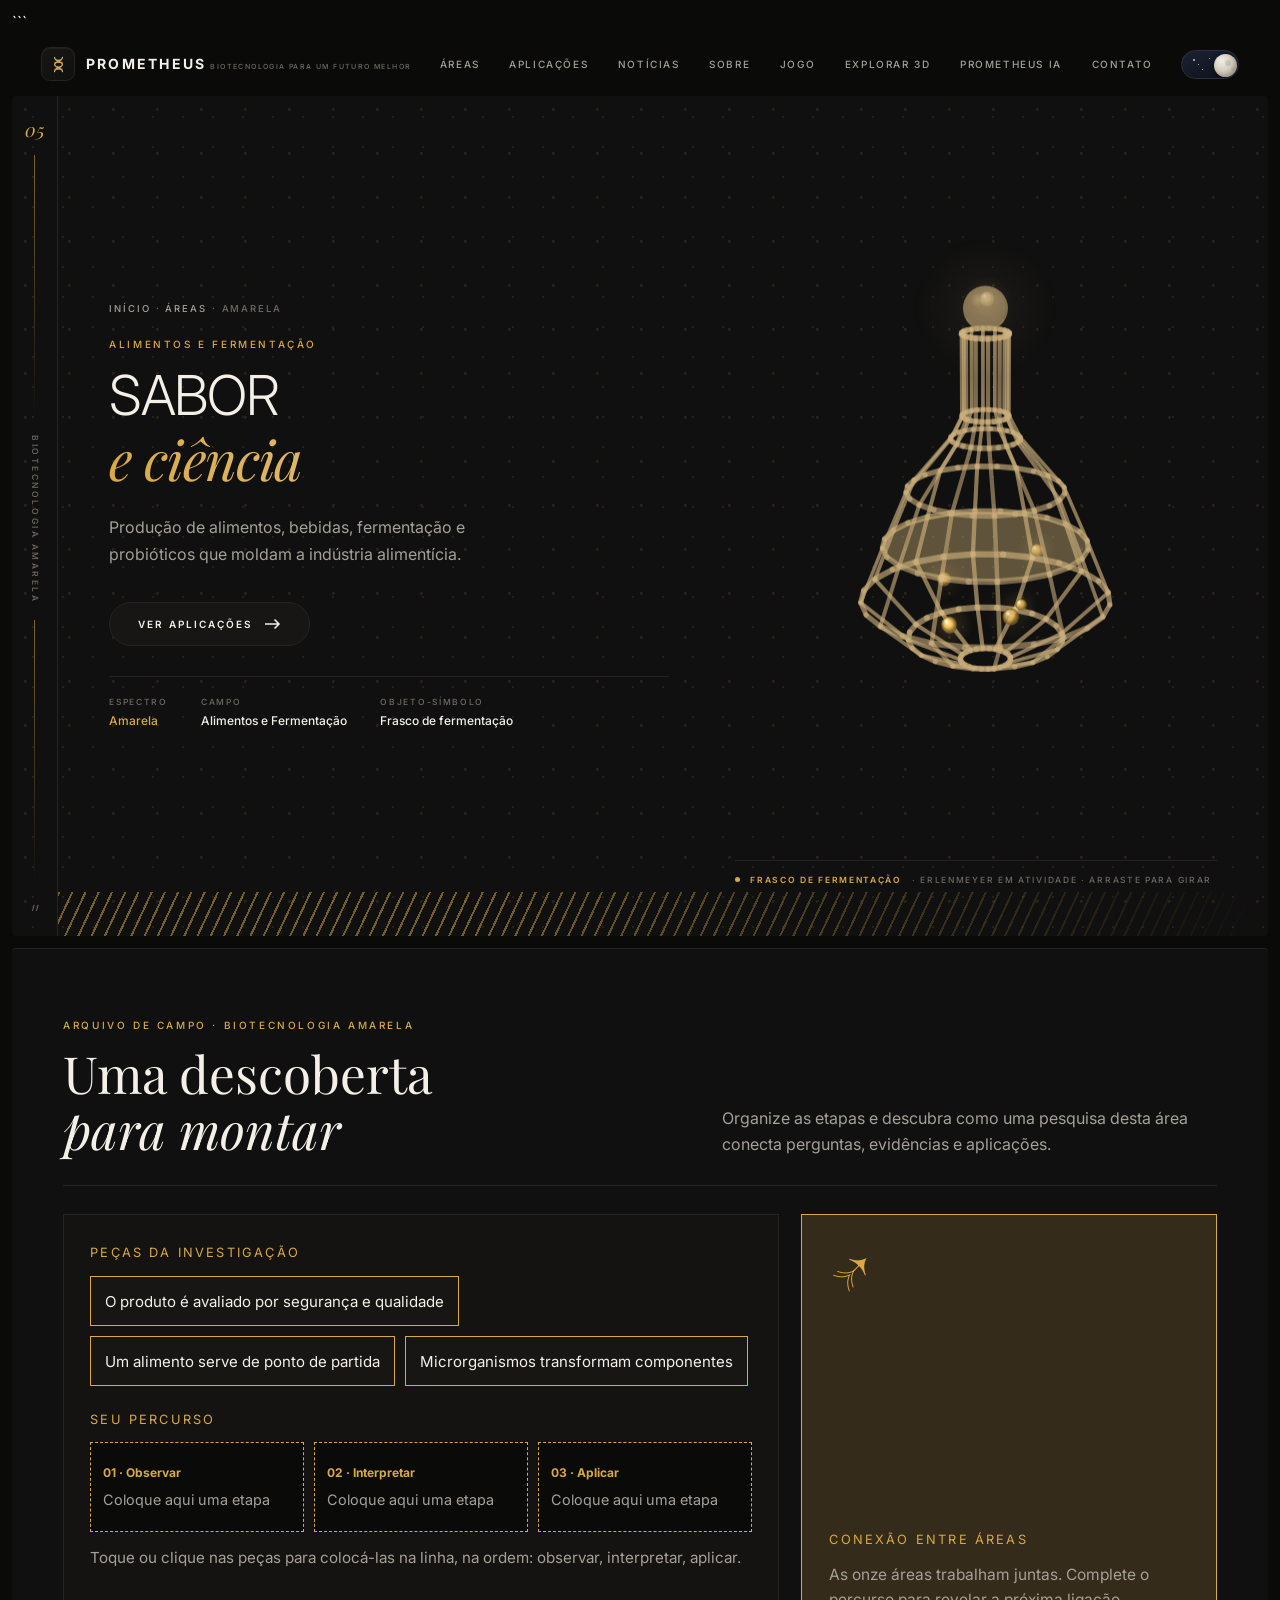
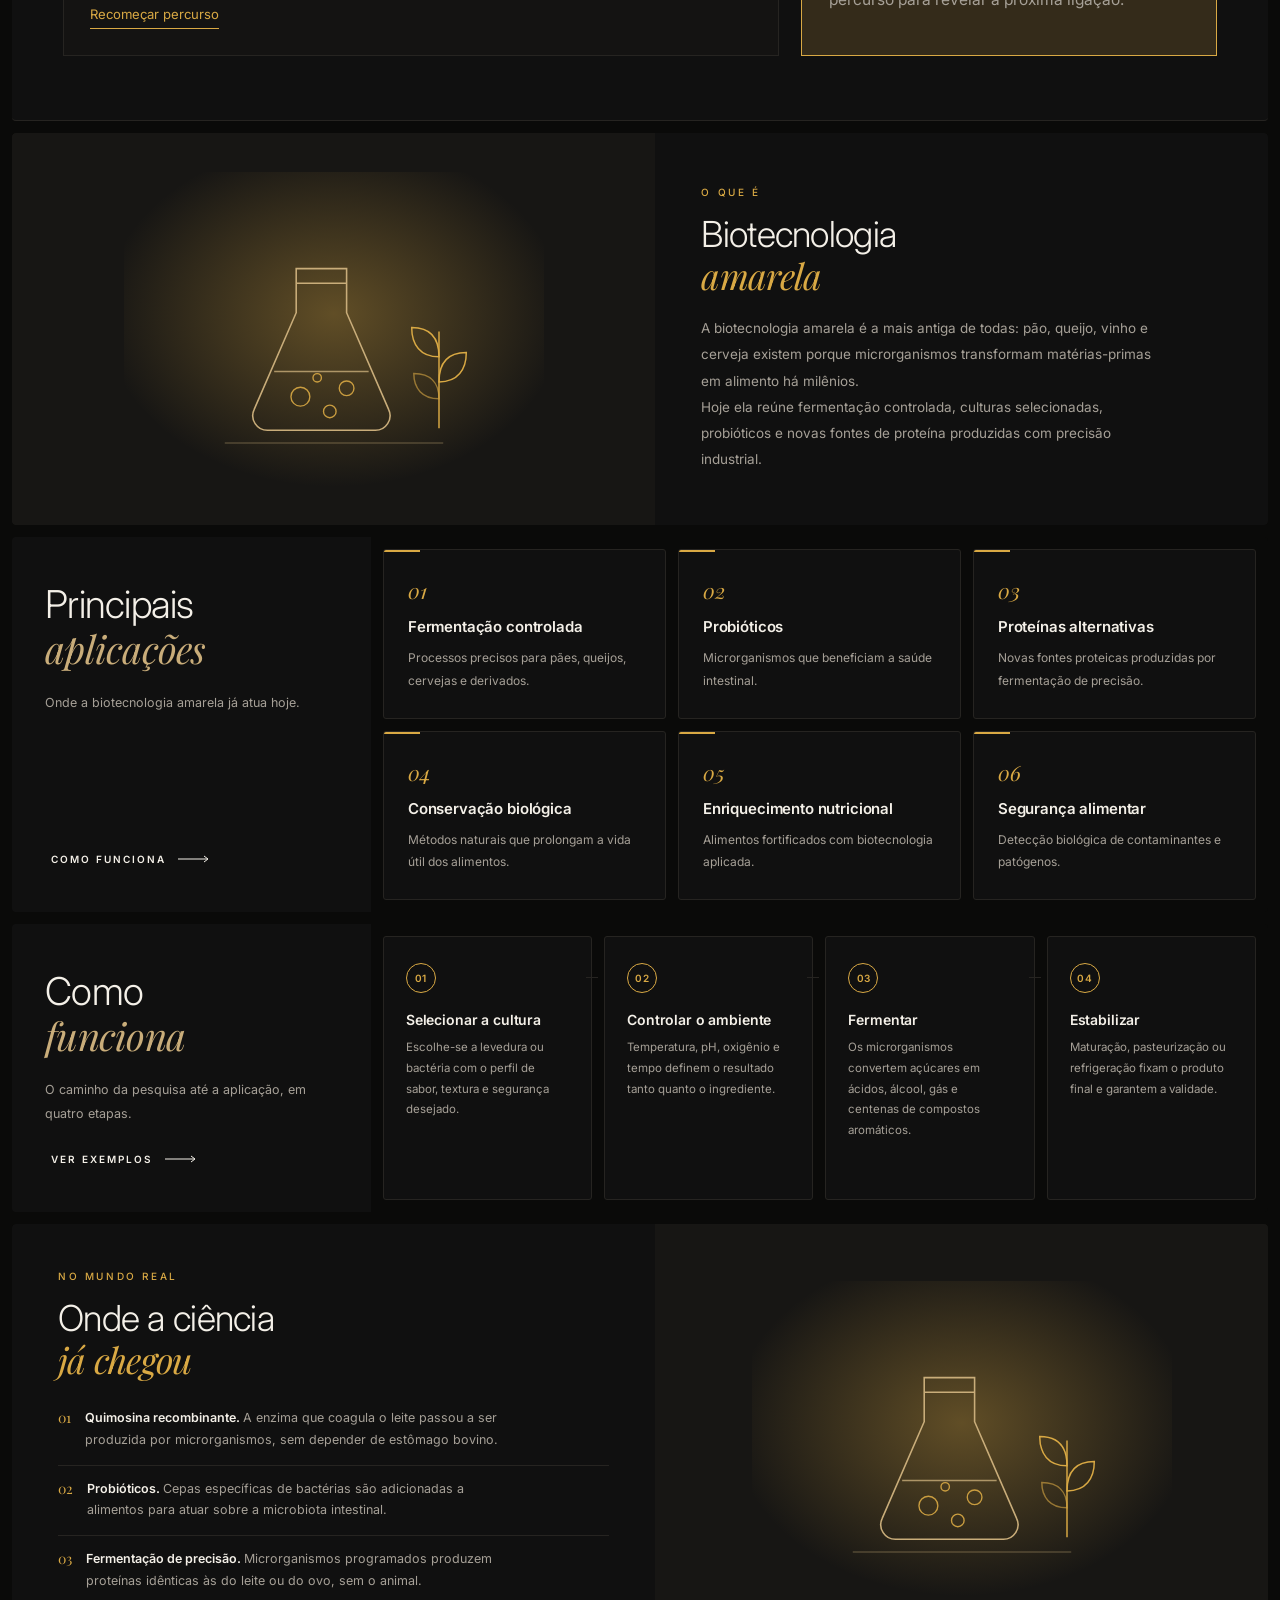
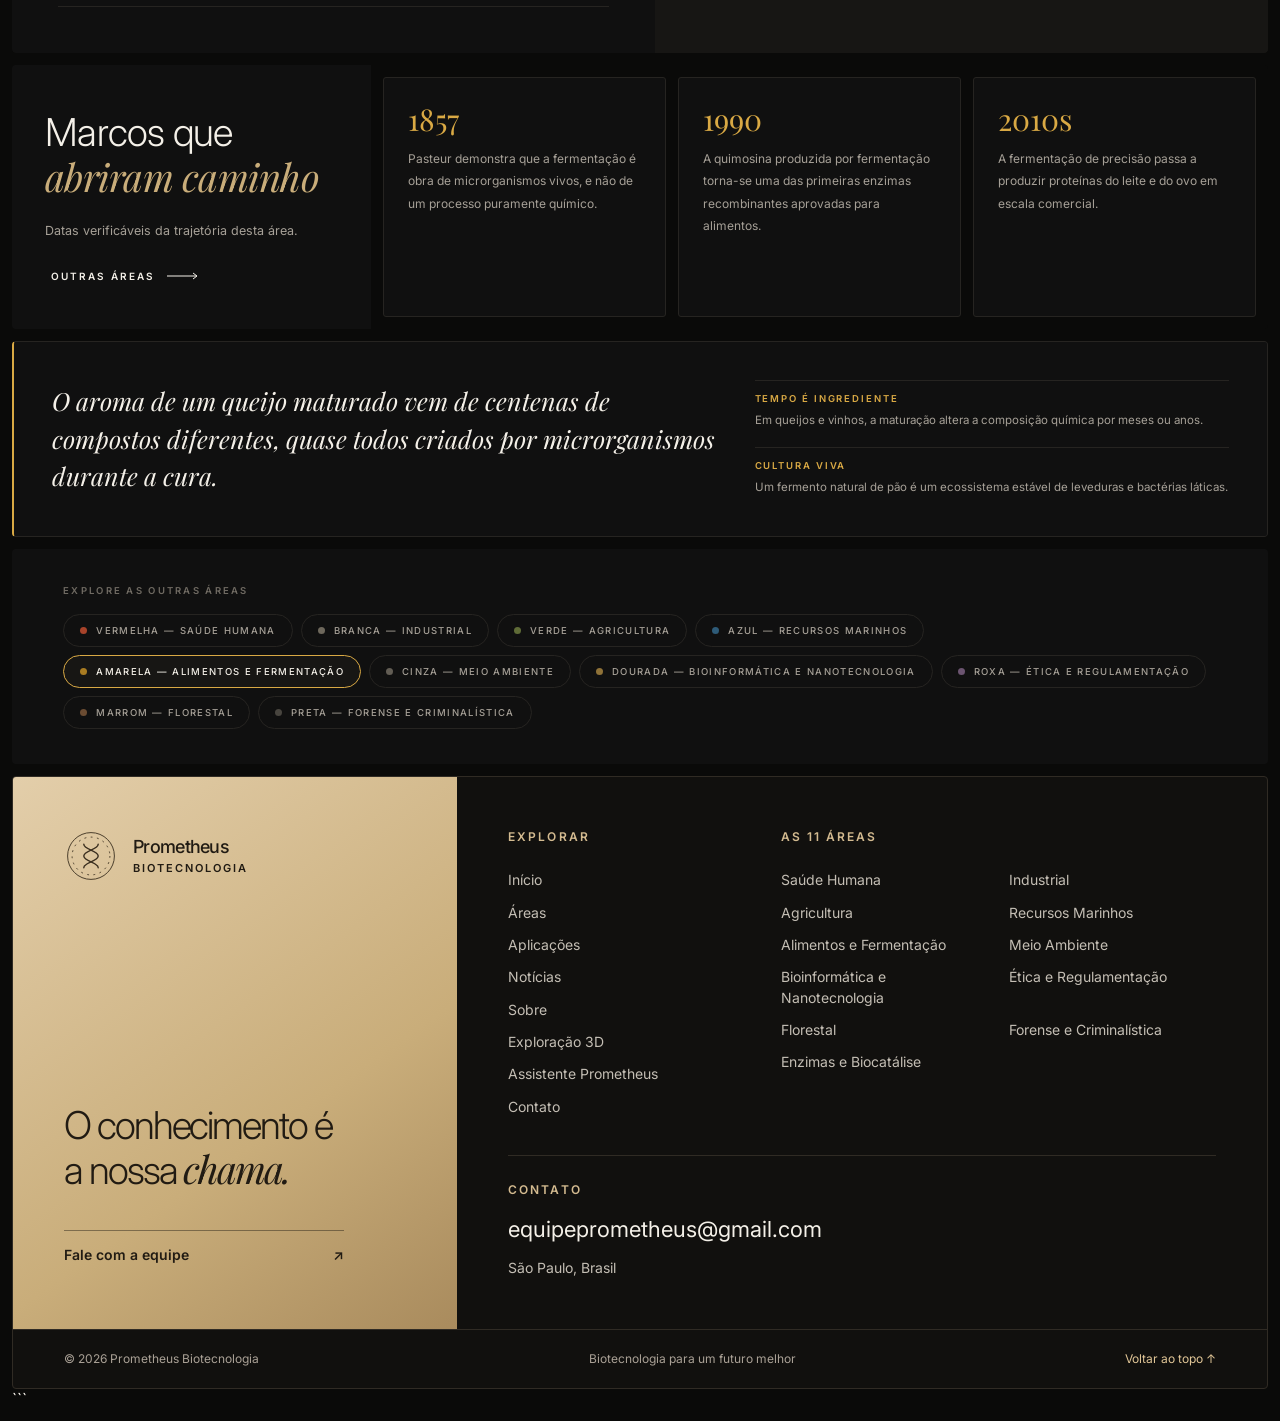
<file: areas/alimentar/index.html>
<!DOCTYPE html>

<html lang="pt-BR" data-theme="escuro" data-area="alimentar">
<head>
  <meta charset="UTF-8">
  <meta name="viewport" content="width=device-width, initial-scale=1.0">
  <meta name="theme-color" content="#080808">

  <title>Alimentar — Prometheus Biotecnologia</title>

  <link rel="preconnect" href="https://fonts.googleapis.com">
  <link rel="preconnect" href="https://fonts.gstatic.com" crossorigin>

  <link
    href="https://fonts.googleapis.com/css2?family=Inter:wght@300;400;500;600;700&family=Playfair+Display:ital,wght@0,400;1,400;1,500&display=swap"
    rel="stylesheet"
  >

  <link rel="stylesheet" href="../../style.css">
<link rel="stylesheet" href="../../explore.css">
<link rel="stylesheet" href="../../footer-refresh.css">
</head>

<body id="topo">

  <div class="carregador" id="carregador">
    <div class="carregador__interno">
      <div class="carregador__numero" id="numeroCarregamento">000</div>

```
  <div class="carregador__barra">
    <i id="barraCarregamento"></i>
  </div>

  <div class="carregador__texto">
    Prometheus Biotecnologia
  </div>
</div>
```

  </div>

  <div class="progresso" id="progresso"></div>

  <svg class="granulado" xmlns="http://www.w3.org/2000/svg">
    <filter
      id="grainF"
      baseFrequency="0.85"
      numOctaves="4"
      type="fractalNoise"
    ></filter>

```
<rect
  filter="url(#grainF)"
  height="100%"
  width="100%"
></rect>
```

  </svg>

  <nav
    class="menu-movel"
    id="menu-movel"
    aria-label="Menu"
  >
    <button
      class="menu-movel__fechar"
      id="fecharMenu"
    >
      Fechar ✕
    </button>

```
<a
  data-alvo-secao="inicio"
  data-pagina="home"
  href="../../index.html#inicio"
>
  Início
</a>

<a
  data-alvo-secao="areas"
  data-pagina="home"
  href="../../index.html#areas"
>
  Áreas
</a>

<a
  data-alvo-secao="aplicacoes"
  data-pagina="home"
  href="../../index.html#aplicacoes"
>
  Aplicações
</a>

<a
  data-alvo-secao="noticias"
  data-pagina="home"
  href="../../index.html#noticias"
>
  Notícias
</a>

<a
  data-alvo-secao="sobre"
  data-pagina="home"
  href="../../index.html#sobre"
>
  Sobre
</a>

    <a href="../../jogo/index.html">
      Jogo
    </a>

    <a href="../../explorar/index.html">
      Exploração 3D
    </a>

    <a href="../../ia/index.html">
      Assistente Prometheus
    </a>

<a
  data-alvo-secao="contato"
  data-pagina="home"
  href="../../index.html#contato"
>
  Contato
</a>
```

  </nav>

  <div class="moldura">

```
<header class="navegacao" id="navegacao">

  <a
    class="marca"
    data-pagina="home"
    href="../../index.html#inicio"
  >
    <span class="marca__simbolo">
      <svg
        aria-hidden="true"
        fill="none"
        viewbox="0 0 24 24"
      >
        <g
          stroke="var(--beige)"
          stroke-linecap="round"
          stroke-width="1.5"
        >
          <path d="M7 3c0 5 10 5 10 9s-10 4-10 9"></path>
          <path d="M17 3c0 5-10 5-10 9s10 4 10 9"></path>
        </g>

        <g
          opacity=".9"
          stroke="var(--area)"
          stroke-linecap="round"
          stroke-width="1.2"
        >
          <path d="M8.6 6.4h6.8M7.4 9.4h9.2M8.6 15h6.8M7.4 18h9.2"></path>
        </g>
      </svg>
    </span>

    <span class="marca__texto">
      <span class="marca__nome">Prometheus</span>

      <span class="marca__subtitulo">
        Biotecnologia para um futuro melhor
      </span>
    </span>
  </a>

  <nav
    class="navegacao__links"
    id="linksNavegacao"
    aria-label="Navegação principal"
  >
    <a
      data-alvo-secao="areas"
      data-pagina="home"
      href="../../index.html#areas"
    >
      ÁREAS
    </a>

    <a
      data-alvo-secao="aplicacoes"
      data-pagina="home"
      href="../../index.html#aplicacoes"
    >
      APLICAÇÕES
    </a>

    <a
      data-alvo-secao="noticias"
      data-pagina="home"
      href="../../index.html#noticias"
    >
      NOTÍCIAS
    </a>

    <a
      data-alvo-secao="sobre"
      data-pagina="home"
      href="../../index.html#sobre"
    >
      SOBRE
    </a>

        <a href="../../jogo/index.html">
          JOGO
        </a>

        <a href="../../explorar/index.html">
          EXPLORAR 3D
        </a>

        <a href="../../ia/index.html">
          PROMETHEUS IA
        </a>

    <a
      data-alvo-secao="contato"
      data-pagina="home"
      href="../../index.html#contato"
    >
      CONTATO
    </a>
  </nav>

  <div class="navegacao__direita">

    <button
      class="alternador"
      id="botaoTema"
      aria-label="Alternar modo claro e escuro"
      aria-pressed="false"
    >
      <span class="alternador__estrelas">
        <i></i>
        <i></i>
        <i></i>
        <i></i>
      </span>

      <span class="alternador__botao"></span>
    </button>

    <button
      class="botao-menu"
      id="botao-menu"
      aria-label="Abrir menu"
    >
      <b></b>
    </button>

  </div>
</header>

<main>

  <div class="pagina ativa" id="view-alimentar">

    <section
      class="inicio-area faixa"
      data-padrao="alimentar"
      data-secao="inicio"
    >

      <div class="inicio-area__trilho">
        <b>05</b>
        <i></i>
        <span>Biotecnologia Amarela</span>
        <i></i>
        <b style="color:var(--text-faint);font-size:12px">11</b>
      </div>

      <div class="inicio-area__grade">

        <div class="inicio-area__conteudo">

          <span class="migalhas">
            <a
              data-pagina="home"
              href="../../index.html#inicio"
            >
              Início
            </a>
            ·
            <a
              data-alvo-secao="areas"
              data-pagina="home"
              href="../../index.html#areas"
            >
              Áreas
            </a>
            · Amarela
          </span>

          <span class="eyebrow">
            Alimentos e Fermentação
          </span>

          <h1>
            <span class="linha">
              <span>SABOR</span>
            </span>

            <span class="linha">
              <span class="italico">e ciência</span>
            </span>
          </h1>

          <p class="inicio__descricao">
            Produção de alimentos, bebidas, fermentação e probióticos que
            moldam a indústria alimentícia.
          </p>

          <button
            class="botao"
            data-rolagem="aplicacoes"
          >
            Ver aplicações

            <svg viewbox="0 0 16 12">
              <path d="M0 6h13M9.5 1.5 14 6l-4.5 4.5"></path>
            </svg>
          </button>

          <dl class="ficha">

            <div>
              <dt>Espectro</dt>
              <dd><em>Amarela</em></dd>
            </div>

            <div>
              <dt>Campo</dt>
              <dd>Alimentos e Fermentação</dd>
            </div>

            <div>
              <dt>Objeto-símbolo</dt>
              <dd>Frasco de fermentação</dd>
            </div>

          </dl>

        </div>

        <div class="inicio-area__palco">

          <div
            class="inicio__palco"
            data-object="Frasco de fermentação"
          ></div>

          <span class="inicio-area__rotulo">
            <i></i>
            <b>Frasco de fermentação</b>
            · Erlenmeyer em atividade · arraste para girar
          </span>

        </div>

      </div>

      <div class="inicio-area__faixa"></div>
    </section>
<section class="investigacao faixa" data-secao="investigacao" data-missao="alimentar" data-explicacao="Fermentação é uma transformação biológica; segurança e qualidade são essenciais.">
      <div class="investigacao__topo"><div><span class="eyebrow">Arquivo de campo · Biotecnologia Amarela</span><h2>Uma descoberta<br><em>para montar</em></h2></div>
        <p>Organize as etapas e descubra como uma pesquisa desta área conecta perguntas, evidências e aplicações.</p></div>
      <div class="investigacao__miolo"><div class="investigacao__fluxo"><span class="investigacao__rotulo">Peças da investigação</span>
        <div class="investigacao__origem"><button type="button" class="investigacao__peca" draggable="true" data-peca="3">O produto é avaliado por segurança e qualidade</button><button type="button" class="investigacao__peca" draggable="true" data-peca="1">Um alimento serve de ponto de partida</button><button type="button" class="investigacao__peca" draggable="true" data-peca="2">Microrganismos transformam componentes</button></div><span class="investigacao__rotulo">Seu percurso</span>
        <ol class="investigacao__destinos"><li><button type="button" class="investigacao__destino" data-espaco="0" aria-label="Etapa 1; toque para retirar uma peça"></button></li><li><button type="button" class="investigacao__destino" data-espaco="1" aria-label="Etapa 2; toque para retirar uma peça"></button></li><li><button type="button" class="investigacao__destino" data-espaco="2" aria-label="Etapa 3; toque para retirar uma peça"></button></li></ol><p class="investigacao__feedback" data-feedback role="status" aria-live="polite"></p>
        <button class="investigacao__reset" type="button" data-reiniciar>Recomeçar percurso</button></div>
        <aside class="investigacao__descoberta"><span aria-hidden="true">↗</span><div><span class="investigacao__rotulo">Conexão entre áreas</span>
        <p>As onze áreas trabalham juntas. Complete o percurso para revelar a próxima ligação.</p>
        <div data-conexao hidden><a href="../enzimas/index.html">Explorar a próxima conexão ↗</a></div></div></aside></div>
    </section>

    <section
      class="fundo faixa"
      data-secao="sobre"
    >
      <div class="cena revelar">

        <div class="cena__visual">

          <svg
            class="cena__arte"
            viewbox="0 0 400 300"
            fill="none"
            role="img"
            aria-label="Ilustração da biotecnologia amarela"
          >
            <defs>

              <lineargradient
                id="galimentar-a"
                x1="0"
                x2="1"
                y1="0"
                y2="1"
              >
                <stop
                  offset="0"
                  stop-color="var(--area)"
                  stop-opacity=".28"
                ></stop>

                <stop
                  offset="1"
                  stop-color="var(--area)"
                  stop-opacity="0"
                ></stop>
              </lineargradient>

              <radialgradient
                id="ralimentar-a"
                cx="50%"
                cy="45%"
                r="55%"
              >
                <stop
                  offset="0"
                  stop-color="var(--area)"
                  stop-opacity=".38"
                ></stop>

                <stop
                  offset="1"
                  stop-color="var(--area)"
                  stop-opacity="0"
                ></stop>
              </radialgradient>

            </defs>

            <rect
              width="400"
              height="300"
              fill="url(#ralimentar-a)"
            ></rect>

            <g
              stroke="var(--beige)"
              stroke-width="1.5"
            >
              <path d="M164 92h48v42l40 92a14 14 0 0 1-13 20h-102a14 14 0 0 1-13-20l40-92z"></path>
              <path d="M164 106h48"></path>
              <path
                d="M143 190h90"
                opacity=".8"
              ></path>
            </g>

            <g
              opacity=".9"
              stroke="var(--area)"
              stroke-width="1.3"
            >
              <circle
                cx="168"
                cy="214"
                r="9"
              ></circle>

              <circle
                cx="196"
                cy="228"
                r="6"
              ></circle>

              <circle
                cx="212"
                cy="206"
                r="7"
              ></circle>

              <circle
                cx="184"
                cy="196"
                r="4"
              ></circle>
            </g>

            <g
              stroke="var(--area)"
              stroke-width="1.4"
            >
              <path d="M300 244V152"></path>
              <path d="M300 176c-18 0-26-12-26-28 18 0 26 10 26 28z"></path>
              <path d="M300 200c18 0 26-12 26-28-18 0-26 10-26 28z"></path>
              <path
                d="M300 216c-16 0-24-10-24-24 16 0 24 9 24 24z"
                opacity=".6"
              ></path>
            </g>

            <g
              opacity=".45"
              stroke="var(--beige)"
              stroke-width="1"
            >
              <path d="M96 258h208"></path>
            </g>

          </svg>

        </div>

        <div class="cena__corpo">

          <span class="eyebrow">O que é</span>

          <h2>
            Biotecnologia<br>
            <span class="italico">amarela</span>
          </h2>

          <div>
            <p>
              A biotecnologia amarela é a mais antiga de todas: pão, queijo,
              vinho e cerveja existem porque microrganismos transformam
              matérias-primas em alimento há milênios.
            </p>

            <p>
              Hoje ela reúne fermentação controlada, culturas selecionadas,
              probióticos e novas fontes de proteína produzidas com
              precisão industrial.
            </p>
          </div>

        </div>

      </div>
    </section>

    <section
      class="fundo faixa"
      data-secao="aplicacoes"
    >
      <div class="cabecalho-dividido">

        <div class="cabecalho-dividido__esquerda">

          <div>
            <h2 class="revelar">
              Principais<br>
              <span class="italico">aplicações</span>
            </h2>

            <p
              class="revelar"
              data-atraso="1"
            >
              Onde a biotecnologia amarela já atua hoje.
            </p>
          </div>

          <button
            class="link revelar"
            data-atraso="2"
            data-rolagem="processo"
          >
            <span>Como funciona</span>

            <svg
              fill="none"
              viewbox="0 0 34 8"
            >
              <path
                d="M0 4h30M26 1l4 3-4 3"
                stroke="currentColor"
              ></path>
            </svg>
          </button>

        </div>

        <div class="grade-cartoes">

          <article
            class="cartao-tematico revelar"
            data-atraso="1"
          >
            <span class="cartao-tematico__numero">01</span>
            <h3>Fermentação controlada</h3>
            <p>
              Processos precisos para pães, queijos, cervejas e derivados.
            </p>
          </article>

          <article
            class="cartao-tematico revelar"
            data-atraso="2"
          >
            <span class="cartao-tematico__numero">02</span>
            <h3>Probióticos</h3>
            <p>
              Microrganismos que beneficiam a saúde intestinal.
            </p>
          </article>

          <article
            class="cartao-tematico revelar"
            data-atraso="3"
          >
            <span class="cartao-tematico__numero">03</span>
            <h3>Proteínas alternativas</h3>
            <p>
              Novas fontes proteicas produzidas por fermentação de precisão.
            </p>
          </article>

          <article
            class="cartao-tematico revelar"
            data-atraso="4"
          >
            <span class="cartao-tematico__numero">04</span>
            <h3>Conservação biológica</h3>
            <p>
              Métodos naturais que prolongam a vida útil dos alimentos.
            </p>
          </article>

          <article
            class="cartao-tematico revelar"
            data-atraso="4"
          >
            <span class="cartao-tematico__numero">05</span>
            <h3>Enriquecimento nutricional</h3>
            <p>
              Alimentos fortificados com biotecnologia aplicada.
            </p>
          </article>

          <article
            class="cartao-tematico revelar"
            data-atraso="4"
          >
            <span class="cartao-tematico__numero">06</span>
            <h3>Segurança alimentar</h3>
            <p>
              Detecção biológica de contaminantes e patógenos.
            </p>
          </article>

        </div>

      </div>
    </section>

    <section
      class="fundo faixa"
      data-secao="processo"
    >
      <div class="cabecalho-dividido">

        <div class="cabecalho-dividido__esquerda">

          <div>
            <h2 class="revelar">
              Como<br>
              <span class="italico">funciona</span>
            </h2>

            <p
              class="revelar"
              data-atraso="1"
            >
              O caminho da pesquisa até a aplicação, em quatro etapas.
            </p>
          </div>

          <button
            class="link revelar"
            data-atraso="2"
            data-rolagem="exemplos"
          >
            <span>Ver exemplos</span>

            <svg
              fill="none"
              viewbox="0 0 34 8"
            >
              <path
                d="M0 4h30M26 1l4 3-4 3"
                stroke="currentColor"
              ></path>
            </svg>
          </button>

        </div>

        <div class="etapas">

          <article
            class="etapa revelar"
            data-atraso="1"
          >
            <span class="etapa__numero">01</span>
            <h3>Selecionar a cultura</h3>
            <p>
              Escolhe-se a levedura ou bactéria com o perfil de sabor,
              textura e segurança desejado.
            </p>
          </article>

          <article
            class="etapa revelar"
            data-atraso="2"
          >
            <span class="etapa__numero">02</span>
            <h3>Controlar o ambiente</h3>
            <p>
              Temperatura, pH, oxigênio e tempo definem o resultado tanto
              quanto o ingrediente.
            </p>
          </article>

          <article
            class="etapa revelar"
            data-atraso="3"
          >
            <span class="etapa__numero">03</span>
            <h3>Fermentar</h3>
            <p>
              Os microrganismos convertem açúcares em ácidos, álcool, gás e
              centenas de compostos aromáticos.
            </p>
          </article>

          <article
            class="etapa revelar"
            data-atraso="4"
          >
            <span class="etapa__numero">04</span>
            <h3>Estabilizar</h3>
            <p>
              Maturação, pasteurização ou refrigeração fixam o produto final
              e garantem a validade.
            </p>
          </article>

        </div>

      </div>
    </section>

    <section
      class="fundo faixa"
      data-secao="exemplos"
    >
      <div class="cena cena--invertida revelar">

        <div class="cena__visual">

          <svg
            class="cena__arte"
            viewbox="0 0 400 300"
            fill="none"
            role="img"
            aria-label="Aplicações reais da biotecnologia amarela"
          >
            <defs>

              <lineargradient
                id="galimentar-b"
                x1="0"
                x2="1"
                y1="0"
                y2="1"
              >
                <stop
                  offset="0"
                  stop-color="var(--area)"
                  stop-opacity=".28"
                ></stop>

                <stop
                  offset="1"
                  stop-color="var(--area)"
                  stop-opacity="0"
                ></stop>
              </lineargradient>

              <radialgradient
                id="ralimentar-b"
                cx="50%"
                cy="45%"
                r="55%"
              >
                <stop
                  offset="0"
                  stop-color="var(--area)"
                  stop-opacity=".38"
                ></stop>

                <stop
                  offset="1"
                  stop-color="var(--area)"
                  stop-opacity="0"
                ></stop>
              </radialgradient>

            </defs>

            <rect
              width="400"
              height="300"
              fill="url(#ralimentar-b)"
            ></rect>

            <g
              stroke="var(--beige)"
              stroke-width="1.5"
            >
              <path d="M164 92h48v42l40 92a14 14 0 0 1-13 20h-102a14 14 0 0 1-13-20l40-92z"></path>
              <path d="M164 106h48"></path>
              <path
                d="M143 190h90"
                opacity=".8"
              ></path>
            </g>

            <g
              opacity=".9"
              stroke="var(--area)"
              stroke-width="1.3"
            >
              <circle
                cx="168"
                cy="214"
                r="9"
              ></circle>

              <circle
                cx="196"
                cy="228"
                r="6"
              ></circle>

              <circle
                cx="212"
                cy="206"
                r="7"
              ></circle>

              <circle
                cx="184"
                cy="196"
                r="4"
              ></circle>
            </g>

            <g
              stroke="var(--area)"
              stroke-width="1.4"
            >
              <path d="M300 244V152"></path>
              <path d="M300 176c-18 0-26-12-26-28 18 0 26 10 26 28z"></path>
              <path d="M300 200c18 0 26-12 26-28-18 0-26 10-26 28z"></path>
              <path
                d="M300 216c-16 0-24-10-24-24 16 0 24 9 24 24z"
                opacity=".6"
              ></path>
            </g>

            <g
              opacity=".45"
              stroke="var(--beige)"
              stroke-width="1"
            >
              <path d="M96 258h208"></path>
            </g>

          </svg>

        </div>

        <div class="cena__corpo">

          <span class="eyebrow">No mundo real</span>

          <h2>
            Onde a ciência<br>
            <span class="italico">já chegou</span>
          </h2>

          <div
            class="cartao-lista"
            style="padding:0;grid-template-columns:1fr;gap:12px;margin-top:8px"
          >

            <div>
              <b>01</b>
              <p>
                <strong
                  style="color:var(--text);font-weight:600"
                >
                  Quimosina recombinante.
                </strong>
                A enzima que coagula o leite passou a ser produzida por
                microrganismos, sem depender de estômago bovino.
              </p>
            </div>

            <div>
              <b>02</b>
              <p>
                <strong
                  style="color:var(--text);font-weight:600"
                >
                  Probióticos.
                </strong>
                Cepas específicas de bactérias são adicionadas a alimentos
                para atuar sobre a microbiota intestinal.
              </p>
            </div>

            <div>
              <b>03</b>
              <p>
                <strong
                  style="color:var(--text);font-weight:600"
                >
                  Fermentação de precisão.
                </strong>
                Microrganismos programados produzem proteínas idênticas às
                do leite ou do ovo, sem o animal.
              </p>
            </div>

          </div>

        </div>

      </div>
    </section>

    <section
      class="fundo faixa"
      data-secao="marcos"
    >
      <div class="cabecalho-dividido">

        <div class="cabecalho-dividido__esquerda">

          <div>
            <h2 class="revelar">
              Marcos que<br>
              <span class="italico">abriram caminho</span>
            </h2>

            <p
              class="revelar"
              data-atraso="1"
            >
              Datas verificáveis da trajetória desta área.
            </p>
          </div>

          <button
            class="link revelar"
            data-atraso="2"
            data-rolagem="outras"
          >
            <span>Outras áreas</span>

            <svg
              fill="none"
              viewbox="0 0 34 8"
            >
              <path
                d="M0 4h30M26 1l4 3-4 3"
                stroke="currentColor"
              ></path>
            </svg>
          </button>

        </div>

        <div class="fatos">

          <article
            class="fato revelar"
            data-atraso="1"
          >
            <b>1857</b>
            <p>
              Pasteur demonstra que a fermentação é obra de microrganismos
              vivos, e não de um processo puramente químico.
            </p>
          </article>

          <article
            class="fato revelar"
            data-atraso="2"
          >
            <b>1990</b>
            <p>
              A quimosina produzida por fermentação torna-se uma das
              primeiras enzimas recombinantes aprovadas para alimentos.
            </p>
          </article>

          <article
            class="fato revelar"
            data-atraso="3"
          >
            <b>2010s</b>
            <p>
              A fermentação de precisão passa a produzir proteínas do leite
              e do ovo em escala comercial.
            </p>
          </article>

        </div>

      </div>
    </section>

    <section
      class="faixa"
      style="padding:0 0 0 0"
    >
      <div class="citacao revelar">

        <p class="citacao__principal">
          O aroma de um queijo maturado vem de centenas de compostos
          diferentes, quase todos criados por microrganismos durante a cura.
        </p>

        <div class="citacao__lateral">

          <div>
            <b>Tempo é ingrediente</b>
            <p>
              Em queijos e vinhos, a maturação altera a composição química
              por meses ou anos.
            </p>
          </div>

          <div>
            <b>Cultura viva</b>
            <p>
              Um fermento natural de pão é um ecossistema estável de
              leveduras e bactérias láticas.
            </p>
          </div>

        </div>

      </div>
    </section>

    <section
      class="central faixa"
      data-secao="outras"
    >
      <h4>Explore as outras áreas</h4>

      <div class="central__linha">

        <button
          class="central__item"
          data-pagina="saude"
        >
          <i style="background:#a8432a"></i>
          Vermelha — Saúde Humana
        </button>

        <button
          class="central__item"
          data-pagina="industrial"
        >
          <i style="background:#6e685c"></i>
          Branca — Industrial
        </button>

        <button
          class="central__item"
          data-pagina="agricola"
        >
          <i style="background:#5f6b37"></i>
          Verde — Agricultura
        </button>

        <button
          class="central__item"
          data-pagina="marinha"
        >
          <i style="background:#2e5b78"></i>
          Azul — Recursos Marinhos
        </button>

        <button
          class="central__item atual"
          data-pagina="alimentar"
        >
          <i style="background:#a97c22"></i>
          Amarela — Alimentos e Fermentação
        </button>

        <button
          class="central__item"
          data-pagina="ambiental"
        >
          <i style="background:#625d54"></i>
          Cinza — Meio Ambiente
        </button>

        <button
          class="central__item"
          data-pagina="bioinformatica"
        >
          <i style="background:#8f7238"></i>
          Dourada — Bioinformática e Nanotecnologia
        </button>

        <button
          class="central__item"
          data-pagina="etica"
        >
          <i style="background:#6b5470"></i>
          Roxa — Ética e Regulamentação
        </button>

        <button
          class="central__item"
          data-pagina="florestal"
        >
          <i style="background:#6b4c32"></i>
          Marrom — Florestal
        </button>

        <button
          class="central__item"
          data-pagina="forense"
        >
          <i style="background:#48453f"></i>
          Preta — Forense e Criminalística
        </button>

      </div>
    </section>

  </div>

</main>

<footer class="rodape rodape--novo">
      <div class="rodape__principal">
        <div class="rodape__manifesto">
          <div class="rodape__assinatura">
            <svg class="rodape__selo" fill="none" viewBox="0 0 60 60" aria-hidden="true">
              <circle cx="30" cy="30" r="26" stroke="currentColor" stroke-width="1"></circle>
              <circle cx="30" cy="30" r="21" stroke="currentColor" stroke-dasharray="2 5" stroke-width="1"></circle>
              <g stroke="currentColor" stroke-linecap="round" stroke-width="1.6">
                <path d="M22 17c0 6 16 7 16 13s-16 7-16 13"></path>
                <path d="M38 17c0 6-16 7-16 13s16 7 16 13"></path>
              </g>
            </svg>
            <div>
              <strong>Prometheus</strong>
              <span>BIOTECNOLOGIA</span>
            </div>
          </div>
          <p class="rodape__frase">O conhecimento é<br>a nossa <em>chama.</em></p>
          <a class="rodape__convite" href="../../index.html#contato">
            <span>Fale com a equipe</span>
            <span aria-hidden="true">↗</span>
          </a>
        </div>

        <div class="rodape__menus">
          <nav class="rodape__grupo" aria-label="Navegação do rodapé">
            <h2>Explorar</h2>
          <a href="../../index.html#inicio">Início</a>
          <a href="../../index.html#areas">Áreas</a>
          <a href="../../index.html#aplicacoes">Aplicações</a>
          <a href="../../index.html#noticias">Notícias</a>
          <a href="../../index.html#sobre">Sobre</a>
          <a href="../../explorar/index.html">Exploração 3D</a>
          <a href="../../ia/index.html">Assistente Prometheus</a>
          <a href="../../index.html#contato">Contato</a>
          </nav>
          <nav class="rodape__grupo rodape__grupo--areas" aria-label="Áreas da biotecnologia">
            <h2>As 11 áreas</h2>
            <div class="rodape__lista-areas">
          <a href="../saude/index.html">Saúde Humana</a>
          <a href="../industrial/index.html">Industrial</a>
          <a href="../agricola/index.html">Agricultura</a>
          <a href="../marinha/index.html">Recursos Marinhos</a>
          <a href="../alimentar/index.html">Alimentos e Fermentação</a>
          <a href="../ambiental/index.html">Meio Ambiente</a>
          <a href="../bioinformatica/index.html">Bioinformática e Nanotecnologia</a>
          <a href="../etica/index.html">Ética e Regulamentação</a>
          <a href="../florestal/index.html">Florestal</a>
          <a href="../forense/index.html">Forense e Criminalística</a>
          <a href="../enzimas/index.html">Enzimas e Biocatálise</a>
            </div>
          </nav>
          <div class="rodape__grupo rodape__grupo--contato">
            <h2>Contato</h2>
            <a class="rodape__email" href="mailto:equipeprometheus@gmail.com">equipeprometheus@gmail.com</a>
            <span>São Paulo, Brasil</span>
          </div>
        </div>
      </div>
      <div class="rodape__base">
        <span>© 2026 Prometheus Biotecnologia</span>
        <span class="rodape__nota">Biotecnologia para um futuro melhor</span>
        <a href="#topo">Voltar ao topo <span aria-hidden="true">↑</span></a>
      </div>
    </footer>
```

  </div>

  <div
    class="janela-dna"
    id="dnaModal"
    role="dialog"
    aria-modal="true"
    aria-hidden="true"
    aria-labelledby="dnaTitle"
  >
    <div class="janela-dna__fundo"></div>

```
<div class="janela-dna__painel">

  <button
    class="janela-dna__fechar"
    data-atrasona-close=""
    aria-label="Fechar"
  >
    <svg viewbox="0 0 14 14">
      <path
        d="M1 1l12 12M13 1L1 13"
        stroke="currentColor"
        stroke-width="1.6"
      ></path>
    </svg>
  </button>

  <span class="eyebrow">
    Estrutura da molécula
  </span>

  <h3 id="dnaTitle">
    Do DNA ao <span class="italico">nucleotídeo</span>
  </h3>

  <p class="janela-dna__descricao">
    O DNA é uma longa cadeia formada por unidades repetidas chamadas
    nucleotídeos. Cada nucleotídeo carrega, entre outras partes, uma base
    nitrogenada — e é a sequência dessas bases que guarda toda a
    informação genética.
  </p>

  <div class="fluxo-dna">

    <b class="destacado">DNA</b>

    <svg viewbox="0 0 20 10">
      <path d="M0 5h16M12 1l4 4-4 4"></path>
    </svg>

    <b>Nucleotídeos</b>

    <svg viewbox="0 0 20 10">
      <path d="M0 5h16M12 1l4 4-4 4"></path>
    </svg>

    <b>Bases nitrogenadas</b>

  </div>

  <div class="nucleo">

    <div class="nucleo__parte">
      <span class="nucleo__forma p">
        <svg viewbox="0 0 24 24">
          <circle
            cx="12"
            cy="12"
            r="7"
          ></circle>
        </svg>
      </span>

      <span>Grupo fosfato</span>
    </div>

    <span class="nucleo__mais">+</span>

    <div class="nucleo__parte">
      <span class="nucleo__forma s">
        <svg viewbox="0 0 24 24">
          <path d="M4 8l8-5 8 5-8 5z"></path>
          <path d="M4 8v8l8 5 8-5V8"></path>
        </svg>
      </span>

      <span>Açúcar (desoxirribose)</span>
    </div>

    <span class="nucleo__mais">+</span>

    <div class="nucleo__parte">
      <span class="nucleo__forma b">
        <svg viewbox="0 0 24 24">
          <path d="M12 3l8 6-3 9H7L4 9z"></path>
        </svg>
      </span>

      <span>Base nitrogenada</span>
    </div>

    <span class="nucleo__mais">=</span>

    <div class="nucleo__parte">
      <span class="nucleo__forma p">
        <svg viewbox="0 0 24 24">
          <path
            d="M12 2v20M2 12h20"
            stroke-width="2.4"
          ></path>
        </svg>
      </span>

      <span>Nucleotídeo</span>
    </div>

  </div>

  <span
    class="eyebrow"
    style="display:block;margin-bottom:12px"
  >
    Pareamento das bases
  </span>

  <div class="bases">

    <div class="base">
      <b>A</b>
      <em>Adenina</em>
      <small>pareia com T</small>
    </div>

    <div class="base">
      <b>T</b>
      <em>Timina</em>
      <small>pareia com A</small>
    </div>

    <div class="base">
      <b>C</b>
      <em>Citosina</em>
      <small>pareia com G</small>
    </div>

    <div class="base">
      <b>G</b>
      <em>Guanina</em>
      <small>pareia com C</small>
    </div>

  </div>

</div>
```

  </div>

  <script src="../../script.js"></script>
<script src="../../explore.js"></script>

</body>
</html>
</file>
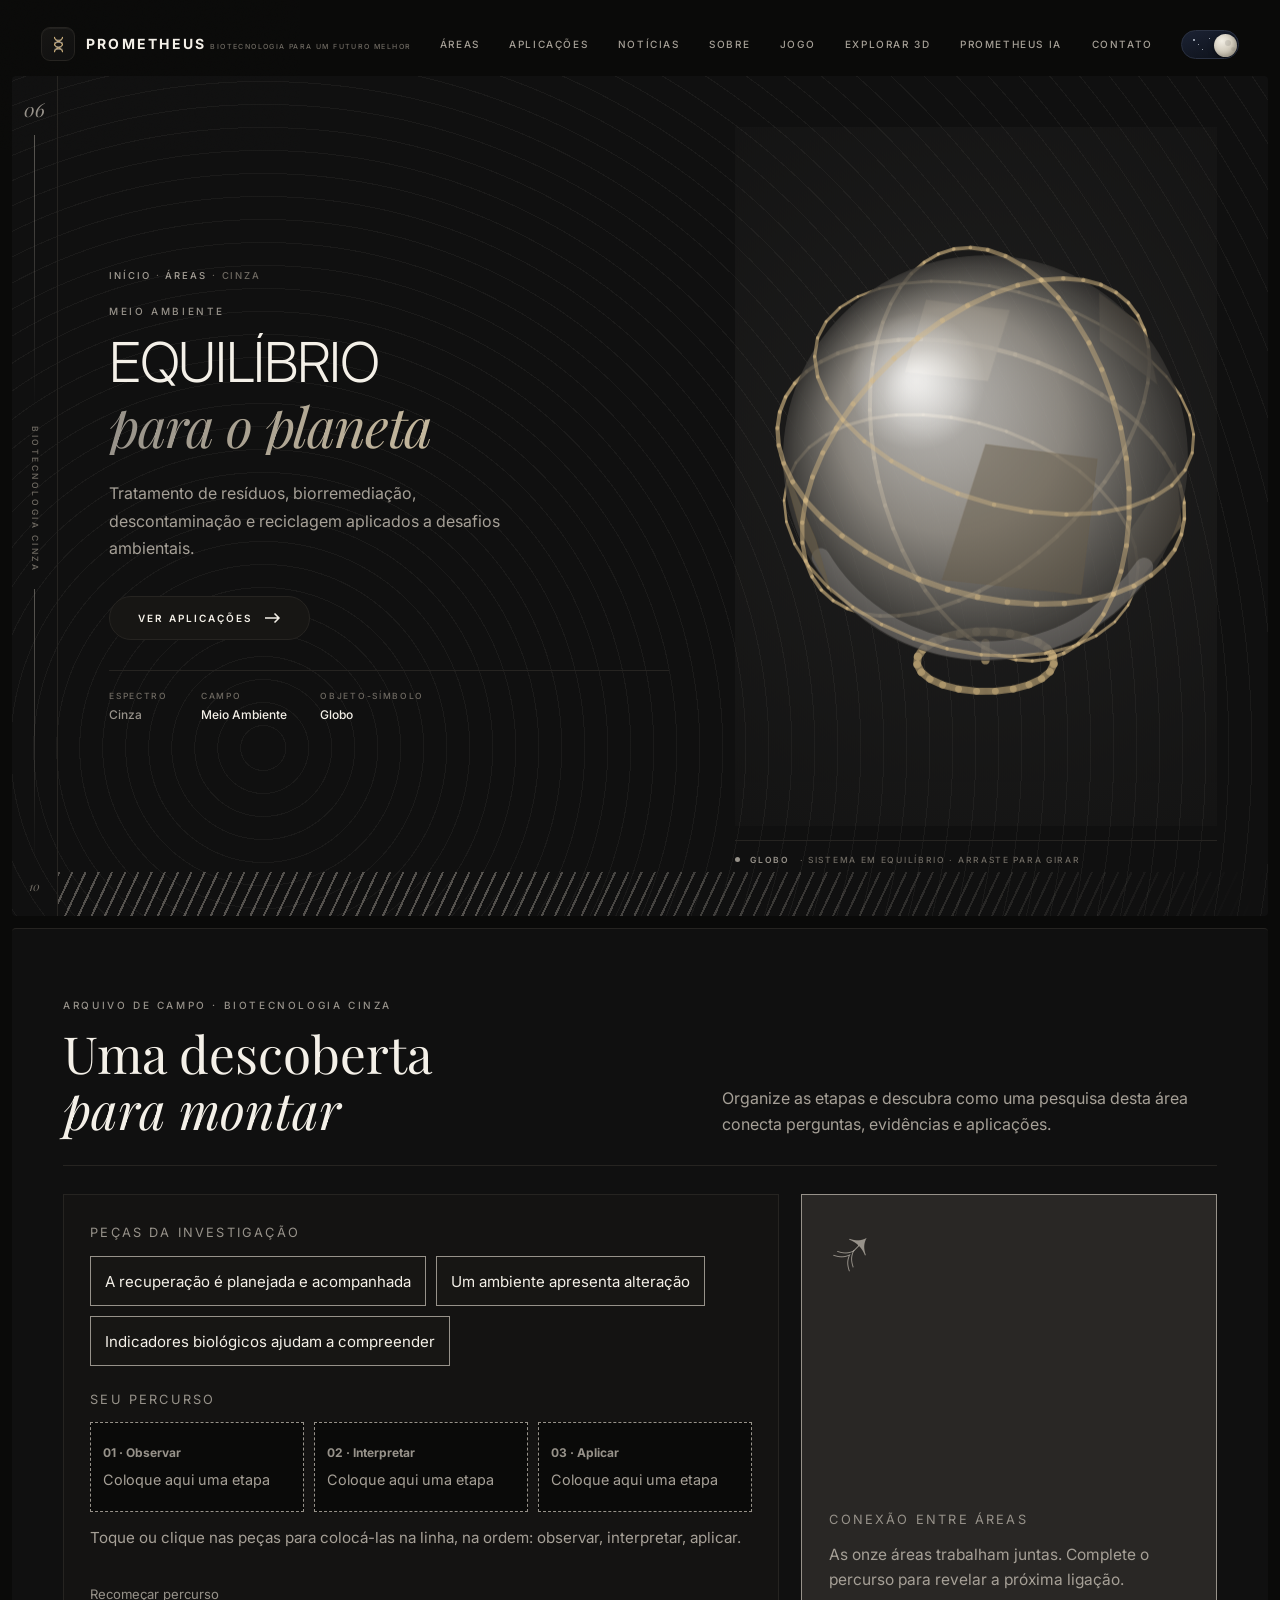
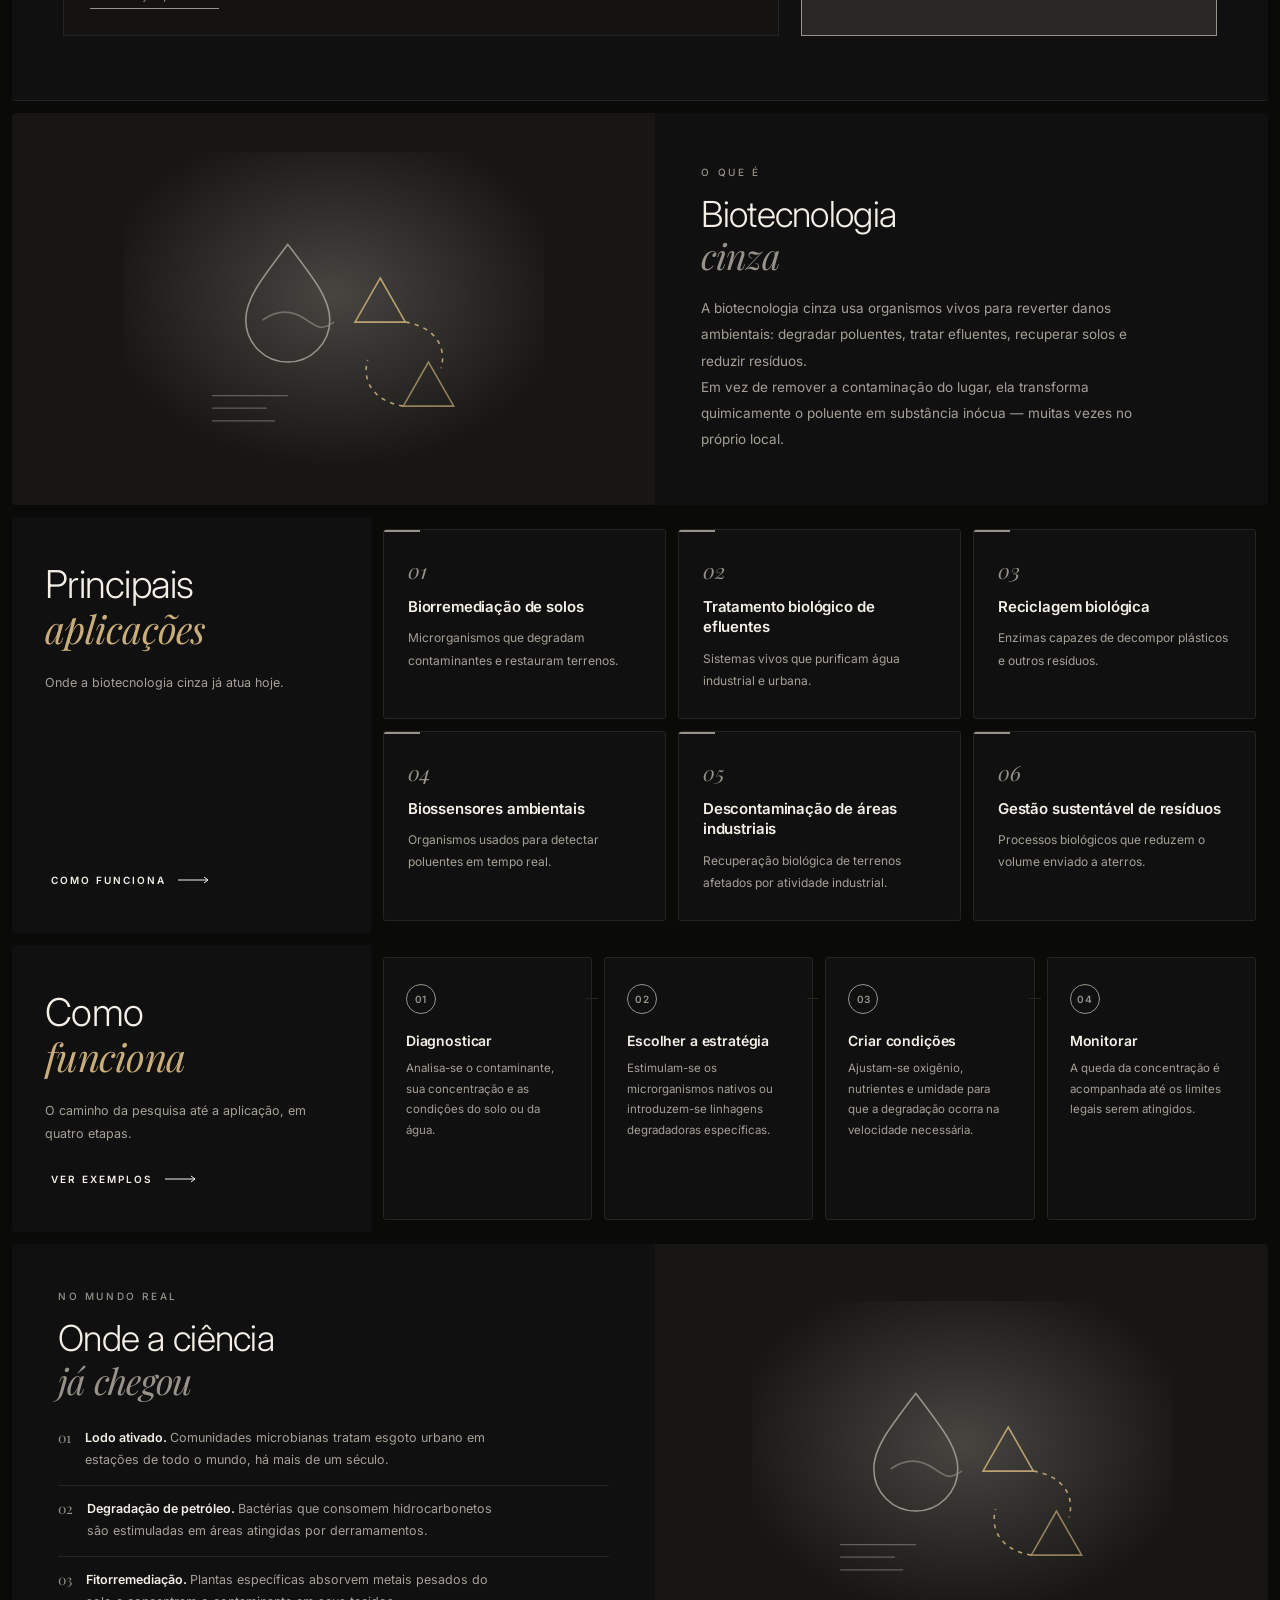
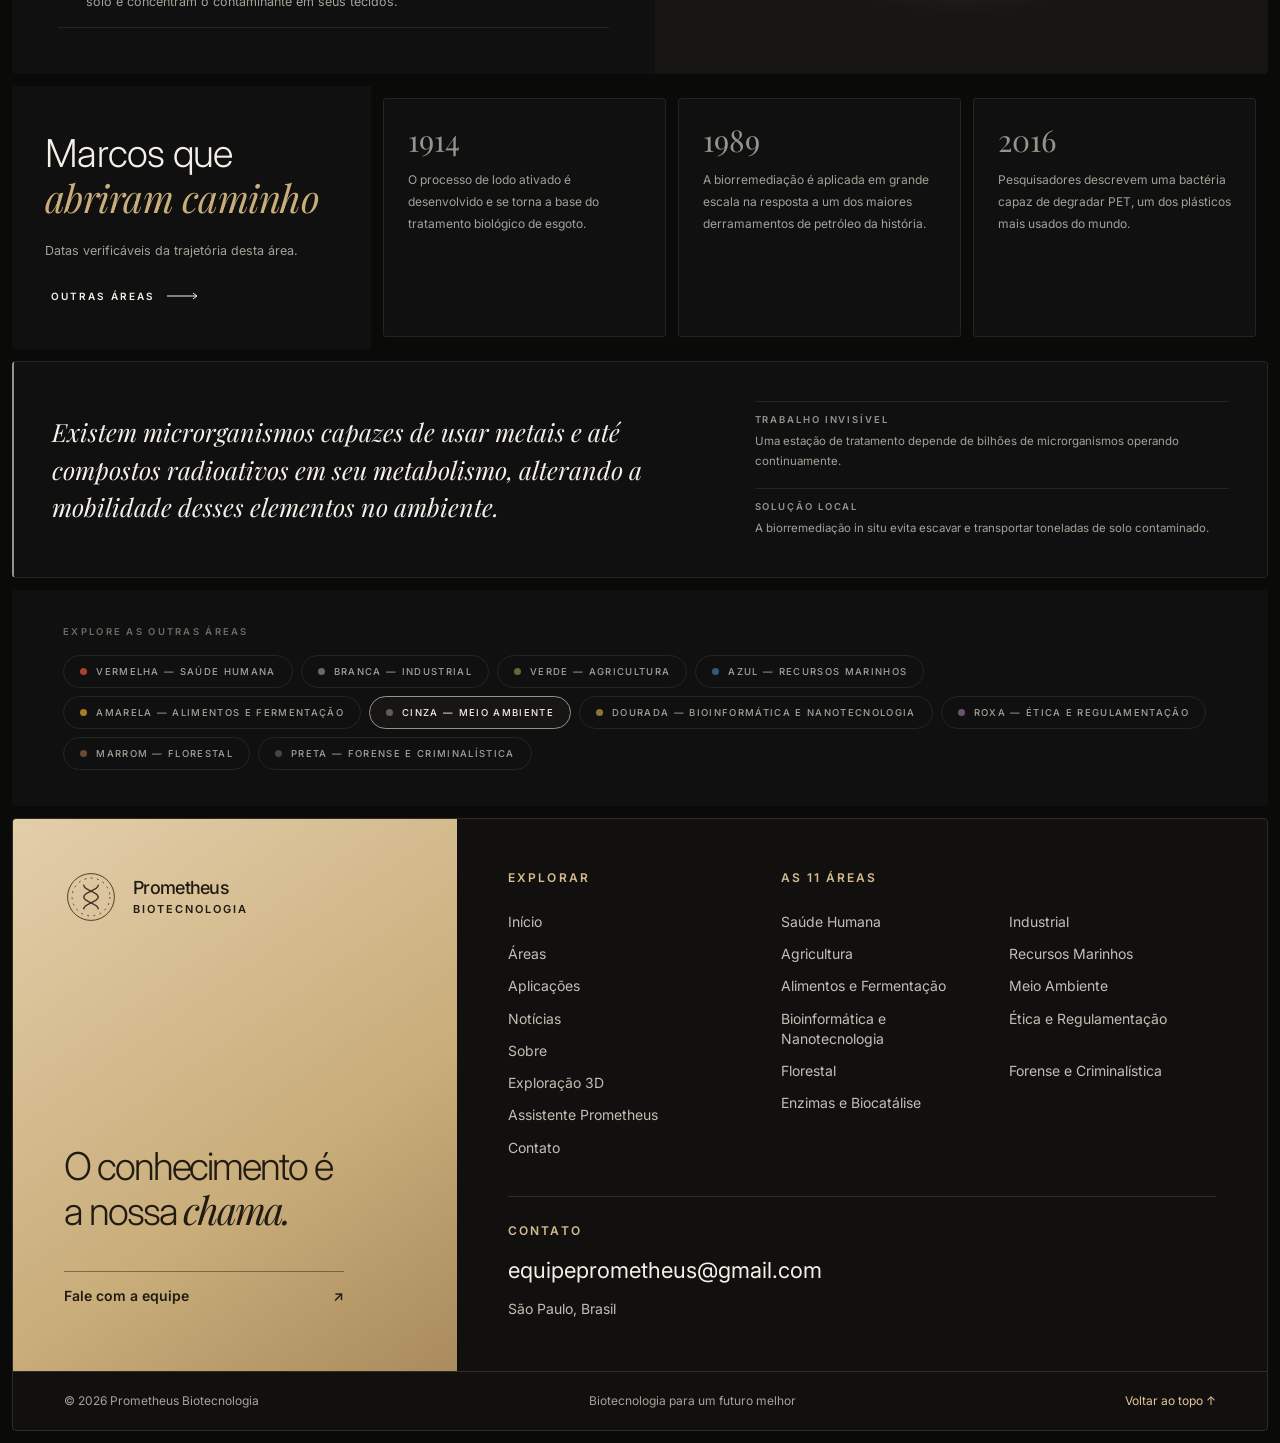
<file: areas/ambiental/index.html>
<!DOCTYPE html>
<html lang="pt-BR" data-theme="dark" data-area="ambiental">

<head>
    <meta charset="UTF-8">
    <meta name="viewport" content="width=device-width, initial-scale=1.0">
    <meta name="theme-color" content="#080808">

    <title>Ambiental — Prometheus Biotecnologia</title>

    <link rel="preconnect" href="https://fonts.googleapis.com">
    <link rel="preconnect" href="https://fonts.gstatic.com" crossorigin>
    <link
        href="https://fonts.googleapis.com/css2?family=Inter:wght@300;400;500;600;700&family=Playfair+Display:ital,wght@0,400;1,400;1,500&display=swap"
        rel="stylesheet"
    >

    <link rel="stylesheet" href="../../style.css">
<link rel="stylesheet" href="../../explore.css">
<link rel="stylesheet" href="../../footer-refresh.css">
</head>

<body id="topo">


    <div class="carregador" id="carregador">
        <div class="carregador__interno">
            <div class="carregador__numero" id="numeroCarregamento">000</div>

            <div class="carregador__barra">
                <i id="barraCarregamento"></i>
            </div>

            <div class="carregador__texto">
                Prometheus Biotecnologia
            </div>
        </div>
    </div>

    <div class="progresso" id="progresso"></div>


    <svg class="granulado" xmlns="http://www.w3.org/2000/svg">
        <filter
            id="grainF"
        >
            <feturbulence
                basefrequency="0.85"
                numoctaves="4"
                type="fractalNoise"
            ></feturbulence>
        </filter>

        <rect
            filter="url(#grainF)"
            height="100%"
            width="100%"
        ></rect>
    </svg>


    <nav
        aria-label="Menu"
        class="menu-movel"
        id="menu-movel"
    >
        <button
            class="menu-movel__fechar"
            id="fecharMenu"
        >
            Fechar ✕
        </button>

        <a
            data-alvo-secao="inicio"
            data-pagina="home"
            href="../../index.html#inicio"
        >
            Início
        </a>

        <a
            data-alvo-secao="areas"
            data-pagina="home"
            href="../../index.html#areas"
        >
            Áreas
        </a>

        <a
            data-alvo-secao="aplicacoes"
            data-pagina="home"
            href="../../index.html#aplicacoes"
        >
            Aplicações
        </a>

        <a
            data-alvo-secao="noticias"
            data-pagina="home"
            href="../../index.html#noticias"
        >
            Notícias
        </a>

        <a
            data-alvo-secao="sobre"
            data-pagina="home"
            href="../../index.html#sobre"
        >
            Sobre
        </a>
        <a href="../../jogo/index.html">Jogo</a>

        <a href="../../explorar/index.html">
          Exploração 3D
        </a>

        <a href="../../ia/index.html">
          Assistente Prometheus
        </a>

        <a
            data-alvo-secao="contato"
            data-pagina="home"
            href="../../index.html#contato"
        >
            Contato
        </a>
    </nav>


    <div class="moldura">


        <header class="navegacao" id="navegacao">

            <a
                class="marca"
                data-pagina="home"
                href="../../index.html#inicio"
            >
                <span class="marca__simbolo">
                    <svg
                        aria-hidden="true"
                        fill="none"
                        viewbox="0 0 24 24"
                    >
                        <g
                            stroke="var(--beige)"
                            stroke-linecap="round"
                            stroke-width="1.5"
                        >
                            <path d="M7 3c0 5 10 5 10 9s-10 4-10 9"></path>
                            <path d="M17 3c0 5-10 5-10 9s10 4 10 9"></path>
                        </g>

                        <g
                            opacity=".9"
                            stroke="var(--area)"
                            stroke-linecap="round"
                            stroke-width="1.2"
                        >
                            <path d="M8.6 6.4h6.8M7.4 9.4h9.2M8.6 15h6.8M7.4 18h9.2"></path>
                        </g>
                    </svg>
                </span>

                <span class="marca__texto">
                    <span class="marca__nome">Prometheus</span>
                    <span class="marca__subtitulo">
                        Biotecnologia para um futuro melhor
                    </span>
                </span>
            </a>

            <nav
                aria-label="Navegação principal"
                class="navegacao__links"
                id="linksNavegacao"
            >
                <a
                    data-alvo-secao="areas"
                    data-pagina="home"
                    href="../../index.html#areas"
                >
                    ÁREAS
                </a>

                <a
                    data-alvo-secao="aplicacoes"
                    data-pagina="home"
                    href="../../index.html#aplicacoes"
                >
                    APLICAÇÕES
                </a>

                <a
                    data-alvo-secao="noticias"
                    data-pagina="home"
                    href="../../index.html#noticias"
                >
                    NOTÍCIAS
                </a>

                <a
                    data-alvo-secao="sobre"
                    data-pagina="home"
                    href="../../index.html#sobre"
                >
                    SOBRE
                </a>
                <a href="../../jogo/index.html">JOGO</a>

                <a href="../../explorar/index.html">
                  EXPLORAR 3D
                </a>

                <a href="../../ia/index.html">
                  PROMETHEUS IA
                </a>

                <a
                    data-alvo-secao="contato"
                    data-pagina="home"
                    href="../../index.html#contato"
                >
                    CONTATO
                </a>
            </nav>

            <div class="navegacao__direita">

                <button
                    aria-label="Alternar modo claro e escuro"
                    aria-pressed="false"
                    class="alternador"
                    id="botaoTema"
                >
                    <span class="alternador__estrelas">
                        <i></i>
                        <i></i>
                        <i></i>
                        <i></i>
                    </span>

                    <span class="alternador__botao"></span>
                </button>

                <button
                    aria-label="Abrir menu"
                    class="botao-menu"
                    id="botao-menu"
                >
                    <b></b>
                </button>

            </div>
        </header>


        <main>

            <div class="pagina ativa" id="view-ambiental">


                <section
                    class="inicio-area faixa"
                    data-padrao="ambiental"
                    data-secao="inicio"
                >

                    <div class="inicio-area__trilho">
                        <b>06</b>
                        <i></i>

                        <span>Biotecnologia Cinza</span>

                        <i></i>

                        <b style="color:var(--text-faint);font-size:12px">
                            10
                        </b>
                    </div>

                    <div class="inicio-area__grade">

                        <div class="inicio-area__conteudo">

                            <span class="migalhas">
                                <a
                                    data-pagina="home"
                                    href="../../index.html#inicio"
                                >
                                    Início
                                </a>
                                ·
                                <a
                                    data-alvo-secao="areas"
                                    data-pagina="home"
                                    href="../../index.html#areas"
                                >
                                    Áreas
                                </a>
                                · Cinza
                            </span>

                            <span class="eyebrow">
                                Meio Ambiente
                            </span>

                            <h1>
                                <span class="linha">
                                    <span>EQUILÍBRIO</span>
                                </span>

                                <span class="linha">
                                    <span class="italico">
                                        para o planeta
                                    </span>
                                </span>
                            </h1>

                            <p class="inicio__descricao">
                                Tratamento de resíduos, biorremediação,
                                descontaminação e reciclagem aplicados a
                                desafios ambientais.
                            </p>

                            <button
                                class="botao"
                                data-rolagem="aplicacoes"
                            >
                                Ver aplicações

                                <svg viewbox="0 0 16 12">
                                    <path d="M0 6h13M9.5 1.5 14 6l-4.5 4.5"></path>
                                </svg>
                            </button>

                            <dl class="ficha">
                                <div>
                                    <dt>Espectro</dt>
                                    <dd>
                                        <em>Cinza</em>
                                    </dd>
                                </div>

                                <div>
                                    <dt>Campo</dt>
                                    <dd>Meio Ambiente</dd>
                                </div>

                                <div>
                                    <dt>Objeto-símbolo</dt>
                                    <dd>Globo</dd>
                                </div>
                            </dl>

                        </div>

                        <div class="inicio-area__palco">

                            <div
                                class="inicio__palco"
                                data-object="Globo"
                            ></div>

                            <span class="inicio-area__rotulo">
                                <i></i>
                                <b>Globo</b>
                                · Sistema em equilíbrio · arraste para girar
                            </span>

                        </div>

                    </div>

                    <div class="inicio-area__faixa"></div>

                </section>
<section class="investigacao faixa" data-secao="investigacao" data-missao="ambiental" data-explicacao="Monitorar e recuperar exige observar resultados ao longo do tempo.">
      <div class="investigacao__topo"><div><span class="eyebrow">Arquivo de campo · Biotecnologia Cinza</span><h2>Uma descoberta<br><em>para montar</em></h2></div>
        <p>Organize as etapas e descubra como uma pesquisa desta área conecta perguntas, evidências e aplicações.</p></div>
      <div class="investigacao__miolo"><div class="investigacao__fluxo"><span class="investigacao__rotulo">Peças da investigação</span>
        <div class="investigacao__origem"><button type="button" class="investigacao__peca" draggable="true" data-peca="3">A recuperação é planejada e acompanhada</button><button type="button" class="investigacao__peca" draggable="true" data-peca="1">Um ambiente apresenta alteração</button><button type="button" class="investigacao__peca" draggable="true" data-peca="2">Indicadores biológicos ajudam a compreender</button></div><span class="investigacao__rotulo">Seu percurso</span>
        <ol class="investigacao__destinos"><li><button type="button" class="investigacao__destino" data-espaco="0" aria-label="Etapa 1; toque para retirar uma peça"></button></li><li><button type="button" class="investigacao__destino" data-espaco="1" aria-label="Etapa 2; toque para retirar uma peça"></button></li><li><button type="button" class="investigacao__destino" data-espaco="2" aria-label="Etapa 3; toque para retirar uma peça"></button></li></ol><p class="investigacao__feedback" data-feedback role="status" aria-live="polite"></p>
        <button class="investigacao__reset" type="button" data-reiniciar>Recomeçar percurso</button></div>
        <aside class="investigacao__descoberta"><span aria-hidden="true">↗</span><div><span class="investigacao__rotulo">Conexão entre áreas</span>
        <p>As onze áreas trabalham juntas. Complete o percurso para revelar a próxima ligação.</p>
        <div data-conexao hidden><a href="../marinha/index.html">Explorar a próxima conexão ↗</a></div></div></aside></div>
    </section>


                <section
                    class="fundo faixa"
                    data-secao="sobre"
                >

                    <div class="cena revelar">

                        <div class="cena__visual">

                            <svg
                                aria-label="Ilustração da biotecnologia cinza"
                                class="cena__arte"
                                fill="none"
                                role="img"
                                viewbox="0 0 400 300"
                            >
                                <defs>

                                    <lineargradient
                                        id="gambiental-a"
                                        x1="0"
                                        x2="1"
                                        y1="0"
                                        y2="1"
                                    >
                                        <stop
                                            offset="0"
                                            stop-color="var(--area)"
                                            stop-opacity=".28"
                                        ></stop>

                                        <stop
                                            offset="1"
                                            stop-color="var(--area)"
                                            stop-opacity="0"
                                        ></stop>
                                    </lineargradient>

                                    <radialgradient
                                        cx="50%"
                                        cy="45%"
                                        id="rambiental-a"
                                        r="55%"
                                    >
                                        <stop
                                            offset="0"
                                            stop-color="var(--area)"
                                            stop-opacity=".38"
                                        ></stop>

                                        <stop
                                            offset="1"
                                            stop-color="var(--area)"
                                            stop-opacity="0"
                                        ></stop>
                                    </radialgradient>

                                </defs>

                                <rect
                                    fill="url(#rambiental-a)"
                                    height="300"
                                    width="400"
                                ></rect>

                                <g
                                    stroke="var(--area)"
                                    stroke-width="1.5"
                                >
                                    <path d="M156 88c26 34 40 52 40 72a40 40 0 0 1-80 0c0-20 14-38 40-72z"></path>
                                    <path
                                        d="M132 160c14-10 28-10 42 0s16 8 26 2"
                                        opacity=".6"
                                    ></path>
                                </g>

                                <g
                                    opacity=".9"
                                    stroke="var(--beige)"
                                    stroke-width="1.5"
                                >
                                    <path d="M244 120l24 42h-48z"></path>

                                    <path
                                        d="M290 200l-24 42h48z"
                                        opacity=".75"
                                    ></path>

                                    <path
                                        d="M268 162c26 4 40 22 34 44"
                                        stroke-dasharray="4 5"
                                    ></path>

                                    <path
                                        d="M266 242c-26-4-40-22-34-44"
                                        stroke-dasharray="4 5"
                                    ></path>
                                </g>

                                <g
                                    opacity=".55"
                                    stroke="var(--area)"
                                    stroke-width="1.1"
                                >
                                    <path d="M84 232h72M84 244h52M84 256h60"></path>
                                </g>

                            </svg>

                        </div>

                        <div class="cena__corpo">

                            <span class="eyebrow">
                                O que é
                            </span>

                            <h2>
                                Biotecnologia<br>
                                <span class="italico">cinza</span>
                            </h2>

                            <div>
                                <p>
                                    A biotecnologia cinza usa organismos vivos
                                    para reverter danos ambientais: degradar
                                    poluentes, tratar efluentes, recuperar
                                    solos e reduzir resíduos.
                                </p>

                                <p>
                                    Em vez de remover a contaminação do lugar,
                                    ela transforma quimicamente o poluente em
                                    substância inócua — muitas vezes no próprio
                                    local.
                                </p>
                            </div>

                        </div>

                    </div>

                </section>


                <section
                    class="fundo faixa"
                    data-secao="aplicacoes"
                >

                    <div class="cabecalho-dividido">

                        <div class="cabecalho-dividido__esquerda">

                            <div>

                                <h2 class="revelar">
                                    Principais<br>
                                    <span class="italico">
                                        aplicações
                                    </span>
                                </h2>

                                <p
                                    class="revelar"
                                    data-atraso="1"
                                >
                                    Onde a biotecnologia cinza já atua hoje.
                                </p>

                            </div>

                            <button
                                class="link revelar"
                                data-atraso="2"
                                data-rolagem="processo"
                            >
                                <span>Como funciona</span>

                                <svg
                                    fill="none"
                                    viewbox="0 0 34 8"
                                >
                                    <path
                                        d="M0 4h30M26 1l4 3-4 3"
                                        stroke="currentColor"
                                    ></path>
                                </svg>
                            </button>

                        </div>

                        <div class="grade-cartoes">

                            <article
                                class="cartao-tematico revelar"
                                data-atraso="1"
                            >
                                <span class="cartao-tematico__numero">
                                    01
                                </span>

                                <h3>Biorremediação de solos</h3>

                                <p>
                                    Microrganismos que degradam contaminantes
                                    e restauram terrenos.
                                </p>
                            </article>

                            <article
                                class="cartao-tematico revelar"
                                data-atraso="2"
                            >
                                <span class="cartao-tematico__numero">
                                    02
                                </span>

                                <h3>
                                    Tratamento biológico de efluentes
                                </h3>

                                <p>
                                    Sistemas vivos que purificam água industrial
                                    e urbana.
                                </p>
                            </article>

                            <article
                                class="cartao-tematico revelar"
                                data-atraso="3"
                            >
                                <span class="cartao-tematico__numero">
                                    03
                                </span>

                                <h3>Reciclagem biológica</h3>

                                <p>
                                    Enzimas capazes de decompor plásticos e
                                    outros resíduos.
                                </p>
                            </article>

                            <article
                                class="cartao-tematico revelar"
                                data-atraso="4"
                            >
                                <span class="cartao-tematico__numero">
                                    04
                                </span>

                                <h3>Biossensores ambientais</h3>

                                <p>
                                    Organismos usados para detectar poluentes
                                    em tempo real.
                                </p>
                            </article>

                            <article
                                class="cartao-tematico revelar"
                                data-atraso="4"
                            >
                                <span class="cartao-tematico__numero">
                                    05
                                </span>

                                <h3>
                                    Descontaminação de áreas industriais
                                </h3>

                                <p>
                                    Recuperação biológica de terrenos afetados
                                    por atividade industrial.
                                </p>
                            </article>

                            <article
                                class="cartao-tematico revelar"
                                data-atraso="4"
                            >
                                <span class="cartao-tematico__numero">
                                    06
                                </span>

                                <h3>
                                    Gestão sustentável de resíduos
                                </h3>

                                <p>
                                    Processos biológicos que reduzem o volume
                                    enviado a aterros.
                                </p>
                            </article>

                        </div>

                    </div>

                </section>


                <section
                    class="fundo faixa"
                    data-secao="processo"
                >

                    <div class="cabecalho-dividido">

                        <div class="cabecalho-dividido__esquerda">

                            <div>

                                <h2 class="revelar">
                                    Como<br>
                                    <span class="italico">
                                        funciona
                                    </span>
                                </h2>

                                <p
                                    class="revelar"
                                    data-atraso="1"
                                >
                                    O caminho da pesquisa até a aplicação,
                                    em quatro etapas.
                                </p>

                            </div>

                            <button
                                class="link revelar"
                                data-atraso="2"
                                data-rolagem="exemplos"
                            >
                                <span>Ver exemplos</span>

                                <svg
                                    fill="none"
                                    viewbox="0 0 34 8"
                                >
                                    <path
                                        d="M0 4h30M26 1l4 3-4 3"
                                        stroke="currentColor"
                                    ></path>
                                </svg>
                            </button>

                        </div>

                        <div class="etapas">

                            <article
                                class="etapa revelar"
                                data-atraso="1"
                            >
                                <span class="etapa__numero">01</span>

                                <h3>Diagnosticar</h3>

                                <p>
                                    Analisa-se o contaminante, sua concentração
                                    e as condições do solo ou da água.
                                </p>
                            </article>

                            <article
                                class="etapa revelar"
                                data-atraso="2"
                            >
                                <span class="etapa__numero">02</span>

                                <h3>Escolher a estratégia</h3>

                                <p>
                                    Estimulam-se os microrganismos nativos ou
                                    introduzem-se linhagens degradadoras
                                    específicas.
                                </p>
                            </article>

                            <article
                                class="etapa revelar"
                                data-atraso="3"
                            >
                                <span class="etapa__numero">03</span>

                                <h3>Criar condições</h3>

                                <p>
                                    Ajustam-se oxigênio, nutrientes e umidade
                                    para que a degradação ocorra na velocidade
                                    necessária.
                                </p>
                            </article>

                            <article
                                class="etapa revelar"
                                data-atraso="4"
                            >
                                <span class="etapa__numero">04</span>

                                <h3>Monitorar</h3>

                                <p>
                                    A queda da concentração é acompanhada até
                                    os limites legais serem atingidos.
                                </p>
                            </article>

                        </div>

                    </div>

                </section>


                <section
                    class="fundo faixa"
                    data-secao="exemplos"
                >

                    <div class="cena cena--invertida revelar">

                        <div class="cena__visual">

                            <svg
                                aria-label="Aplicações reais da biotecnologia cinza"
                                class="cena__arte"
                                fill="none"
                                role="img"
                                viewbox="0 0 400 300"
                            >
                                <defs>

                                    <lineargradient
                                        id="gambiental-b"
                                        x1="0"
                                        x2="1"
                                        y1="0"
                                        y2="1"
                                    >
                                        <stop
                                            offset="0"
                                            stop-color="var(--area)"
                                            stop-opacity=".28"
                                        ></stop>

                                        <stop
                                            offset="1"
                                            stop-color="var(--area)"
                                            stop-opacity="0"
                                        ></stop>
                                    </lineargradient>

                                    <radialgradient
                                        cx="50%"
                                        cy="45%"
                                        id="rambiental-b"
                                        r="55%"
                                    >
                                        <stop
                                            offset="0"
                                            stop-color="var(--area)"
                                            stop-opacity=".38"
                                        ></stop>

                                        <stop
                                            offset="1"
                                            stop-color="var(--area)"
                                            stop-opacity="0"
                                        ></stop>
                                    </radialgradient>

                                </defs>

                                <rect
                                    fill="url(#rambiental-b)"
                                    height="300"
                                    width="400"
                                ></rect>

                                <g
                                    stroke="var(--area)"
                                    stroke-width="1.5"
                                >
                                    <path d="M156 88c26 34 40 52 40 72a40 40 0 0 1-80 0c0-20 14-38 40-72z"></path>

                                    <path
                                        d="M132 160c14-10 28-10 42 0s16 8 26 2"
                                        opacity=".6"
                                    ></path>
                                </g>

                                <g
                                    opacity=".9"
                                    stroke="var(--beige)"
                                    stroke-width="1.5"
                                >
                                    <path d="M244 120l24 42h-48z"></path>

                                    <path
                                        d="M290 200l-24 42h48z"
                                        opacity=".75"
                                    ></path>

                                    <path
                                        d="M268 162c26 4 40 22 34 44"
                                        stroke-dasharray="4 5"
                                    ></path>

                                    <path
                                        d="M266 242c-26-4-40-22-34-44"
                                        stroke-dasharray="4 5"
                                    ></path>
                                </g>

                                <g
                                    opacity=".55"
                                    stroke="var(--area)"
                                    stroke-width="1.1"
                                >
                                    <path d="M84 232h72M84 244h52M84 256h60"></path>
                                </g>

                            </svg>

                        </div>

                        <div class="cena__corpo">

                            <span class="eyebrow">
                                No mundo real
                            </span>

                            <h2>
                                Onde a ciência<br>
                                <span class="italico">
                                    já chegou
                                </span>
                            </h2>

                            <div
                                class="cartao-lista"
                                style="padding:0;grid-template-columns:1fr;gap:12px;margin-top:8px"
                            >

                                <div>
                                    <b>01</b>

                                    <p>
                                        <strong
                                            style="color:var(--text);font-weight:600"
                                        >
                                            Lodo ativado.
                                        </strong>

                                        Comunidades microbianas tratam esgoto
                                        urbano em estações de todo o mundo,
                                        há mais de um século.
                                    </p>
                                </div>

                                <div>
                                    <b>02</b>

                                    <p>
                                        <strong
                                            style="color:var(--text);font-weight:600"
                                        >
                                            Degradação de petróleo.
                                        </strong>

                                        Bactérias que consomem hidrocarbonetos
                                        são estimuladas em áreas atingidas por
                                        derramamentos.
                                    </p>
                                </div>

                                <div>
                                    <b>03</b>

                                    <p>
                                        <strong
                                            style="color:var(--text);font-weight:600"
                                        >
                                            Fitorremediação.
                                        </strong>

                                        Plantas específicas absorvem metais
                                        pesados do solo e concentram o
                                        contaminante em seus tecidos.
                                    </p>
                                </div>

                            </div>

                        </div>

                    </div>

                </section>


                <section
                    class="fundo faixa"
                    data-secao="marcos"
                >

                    <div class="cabecalho-dividido">

                        <div class="cabecalho-dividido__esquerda">

                            <div>

                                <h2 class="revelar">
                                    Marcos que<br>
                                    <span class="italico">
                                        abriram caminho
                                    </span>
                                </h2>

                                <p
                                    class="revelar"
                                    data-atraso="1"
                                >
                                    Datas verificáveis da trajetória desta área.
                                </p>

                            </div>

                            <button
                                class="link revelar"
                                data-atraso="2"
                                data-rolagem="outras"
                            >
                                <span>Outras áreas</span>

                                <svg
                                    fill="none"
                                    viewbox="0 0 34 8"
                                >
                                    <path
                                        d="M0 4h30M26 1l4 3-4 3"
                                        stroke="currentColor"
                                    ></path>
                                </svg>
                            </button>

                        </div>

                        <div class="fatos">

                            <article
                                class="fato revelar"
                                data-atraso="1"
                            >
                                <b>1914</b>

                                <p>
                                    O processo de lodo ativado é desenvolvido
                                    e se torna a base do tratamento biológico
                                    de esgoto.
                                </p>
                            </article>

                            <article
                                class="fato revelar"
                                data-atraso="2"
                            >
                                <b>1989</b>

                                <p>
                                    A biorremediação é aplicada em grande escala
                                    na resposta a um dos maiores derramamentos
                                    de petróleo da história.
                                </p>
                            </article>

                            <article
                                class="fato revelar"
                                data-atraso="3"
                            >
                                <b>2016</b>

                                <p>
                                    Pesquisadores descrevem uma bactéria capaz
                                    de degradar PET, um dos plásticos mais
                                    usados do mundo.
                                </p>
                            </article>

                        </div>

                    </div>

                </section>


                <section
                    class="faixa"
                    style="padding:0 0 0 0"
                >

                    <div class="citacao revelar">

                        <p class="citacao__principal">
                            Existem microrganismos capazes de usar metais e até
                            compostos radioativos em seu metabolismo, alterando
                            a mobilidade desses elementos no ambiente.
                        </p>

                        <div class="citacao__lateral">

                            <div>
                                <b>Trabalho invisível</b>

                                <p>
                                    Uma estação de tratamento depende de bilhões
                                    de microrganismos operando continuamente.
                                </p>
                            </div>

                            <div>
                                <b>Solução local</b>

                                <p>
                                    A biorremediação in situ evita escavar e
                                    transportar toneladas de solo contaminado.
                                </p>
                            </div>

                        </div>

                    </div>

                </section>


                <section
                    class="central faixa"
                    data-secao="outras"
                >

                    <h4>Explore as outras áreas</h4>

                    <div class="central__linha">

                        <button
                            class="central__item"
                            data-pagina="saude"
                        >
                            <i style="background:#a8432a"></i>
                            Vermelha — Saúde Humana
                        </button>

                        <button
                            class="central__item"
                            data-pagina="industrial"
                        >
                            <i style="background:#6e685c"></i>
                            Branca — Industrial
                        </button>

                        <button
                            class="central__item"
                            data-pagina="agricola"
                        >
                            <i style="background:#5f6b37"></i>
                            Verde — Agricultura
                        </button>

                        <button
                            class="central__item"
                            data-pagina="marinha"
                        >
                            <i style="background:#2e5b78"></i>
                            Azul — Recursos Marinhos
                        </button>

                        <button
                            class="central__item"
                            data-pagina="alimentar"
                        >
                            <i style="background:#a97c22"></i>
                            Amarela — Alimentos e Fermentação
                        </button>

                        <button
                            class="central__item atual"
                            data-pagina="ambiental"
                        >
                            <i style="background:#625d54"></i>
                            Cinza — Meio Ambiente
                        </button>

                        <button
                            class="central__item"
                            data-pagina="bioinformatica"
                        >
                            <i style="background:#8f7238"></i>
                            Dourada — Bioinformática e Nanotecnologia
                        </button>

                        <button
                            class="central__item"
                            data-pagina="etica"
                        >
                            <i style="background:#6b5470"></i>
                            Roxa — Ética e Regulamentação
                        </button>

                        <button
                            class="central__item"
                            data-pagina="florestal"
                        >
                            <i style="background:#6b4c32"></i>
                            Marrom — Florestal
                        </button>

                        <button
                            class="central__item"
                            data-pagina="forense"
                        >
                            <i style="background:#48453f"></i>
                            Preta — Forense e Criminalística
                        </button>

                    </div>

                </section>

            </div>

        </main>


        <footer class="rodape rodape--novo">
      <div class="rodape__principal">
        <div class="rodape__manifesto">
          <div class="rodape__assinatura">
            <svg class="rodape__selo" fill="none" viewBox="0 0 60 60" aria-hidden="true">
              <circle cx="30" cy="30" r="26" stroke="currentColor" stroke-width="1"></circle>
              <circle cx="30" cy="30" r="21" stroke="currentColor" stroke-dasharray="2 5" stroke-width="1"></circle>
              <g stroke="currentColor" stroke-linecap="round" stroke-width="1.6">
                <path d="M22 17c0 6 16 7 16 13s-16 7-16 13"></path>
                <path d="M38 17c0 6-16 7-16 13s16 7 16 13"></path>
              </g>
            </svg>
            <div>
              <strong>Prometheus</strong>
              <span>BIOTECNOLOGIA</span>
            </div>
          </div>
          <p class="rodape__frase">O conhecimento é<br>a nossa <em>chama.</em></p>
          <a class="rodape__convite" href="../../index.html#contato">
            <span>Fale com a equipe</span>
            <span aria-hidden="true">↗</span>
          </a>
        </div>

        <div class="rodape__menus">
          <nav class="rodape__grupo" aria-label="Navegação do rodapé">
            <h2>Explorar</h2>
          <a href="../../index.html#inicio">Início</a>
          <a href="../../index.html#areas">Áreas</a>
          <a href="../../index.html#aplicacoes">Aplicações</a>
          <a href="../../index.html#noticias">Notícias</a>
          <a href="../../index.html#sobre">Sobre</a>
          <a href="../../explorar/index.html">Exploração 3D</a>
          <a href="../../ia/index.html">Assistente Prometheus</a>
          <a href="../../index.html#contato">Contato</a>
          </nav>
          <nav class="rodape__grupo rodape__grupo--areas" aria-label="Áreas da biotecnologia">
            <h2>As 11 áreas</h2>
            <div class="rodape__lista-areas">
          <a href="../saude/index.html">Saúde Humana</a>
          <a href="../industrial/index.html">Industrial</a>
          <a href="../agricola/index.html">Agricultura</a>
          <a href="../marinha/index.html">Recursos Marinhos</a>
          <a href="../alimentar/index.html">Alimentos e Fermentação</a>
          <a href="../ambiental/index.html">Meio Ambiente</a>
          <a href="../bioinformatica/index.html">Bioinformática e Nanotecnologia</a>
          <a href="../etica/index.html">Ética e Regulamentação</a>
          <a href="../florestal/index.html">Florestal</a>
          <a href="../forense/index.html">Forense e Criminalística</a>
          <a href="../enzimas/index.html">Enzimas e Biocatálise</a>
            </div>
          </nav>
          <div class="rodape__grupo rodape__grupo--contato">
            <h2>Contato</h2>
            <a class="rodape__email" href="mailto:equipeprometheus@gmail.com">equipeprometheus@gmail.com</a>
            <span>São Paulo, Brasil</span>
          </div>
        </div>
      </div>
      <div class="rodape__base">
        <span>© 2026 Prometheus Biotecnologia</span>
        <span class="rodape__nota">Biotecnologia para um futuro melhor</span>
        <a href="#topo">Voltar ao topo <span aria-hidden="true">↑</span></a>
      </div>
    </footer>

    </div>


    <div
        aria-hidden="true"
        aria-labelledby="dnaTitle"
        aria-modal="true"
        class="janela-dna"
        id="dnaModal"
        role="dialog"
    >

        <div class="janela-dna__fundo"></div>

        <div class="janela-dna__painel">

            <button
                aria-label="Fechar"
                class="janela-dna__fechar"
                data-atrasona-close=""
            >
                <svg viewbox="0 0 14 14">
                    <path
                        d="M1 1l12 12M13 1L1 13"
                        stroke="currentColor"
                        stroke-width="1.6"
                    ></path>
                </svg>
            </button>

            <span class="eyebrow">
                Estrutura da molécula
            </span>

            <h3 id="dnaTitle">
                Do DNA ao
                <span class="italico">nucleotídeo</span>
            </h3>

            <p class="janela-dna__descricao">
                O DNA é uma longa cadeia formada por unidades repetidas
                chamadas nucleotídeos. Cada nucleotídeo carrega, entre outras
                partes, uma base nitrogenada — e é a sequência dessas bases
                que guarda toda a informação genética.
            </p>

            <div class="fluxo-dna">

                <b class="destacado">DNA</b>

                <svg viewbox="0 0 20 10">
                    <path d="M0 5h16M12 1l4 4-4 4"></path>
                </svg>

                <b>Nucleotídeos</b>

                <svg viewbox="0 0 20 10">
                    <path d="M0 5h16M12 1l4 4-4 4"></path>
                </svg>

                <b>Bases nitrogenadas</b>

            </div>

            <div class="nucleo">

                <div class="nucleo__parte">

                    <span class="nucleo__forma p">
                        <svg viewbox="0 0 24 24">
                            <circle
                                cx="12"
                                cy="12"
                                r="7"
                            ></circle>
                        </svg>
                    </span>

                    <span>Grupo fosfato</span>

                </div>

                <span class="nucleo__mais">+</span>

                <div class="nucleo__parte">

                    <span class="nucleo__forma s">
                        <svg viewbox="0 0 24 24">
                            <path d="M4 8l8-5 8 5-8 5z"></path>
                            <path d="M4 8v8l8 5 8-5V8"></path>
                        </svg>
                    </span>

                    <span>
                        Açúcar (desoxirribose)
                    </span>

                </div>

                <span class="nucleo__mais">+</span>

                <div class="nucleo__parte">

                    <span class="nucleo__forma b">
                        <svg viewbox="0 0 24 24">
                            <path d="M12 3l8 6-3 9H7L4 9z"></path>
                        </svg>
                    </span>

                    <span>Base nitrogenada</span>

                </div>

                <span class="nucleo__mais">=</span>

                <div class="nucleo__parte">

                    <span class="nucleo__forma p">
                        <svg viewbox="0 0 24 24">
                            <path
                                d="M12 2v20M2 12h20"
                                stroke-width="2.4"
                            ></path>
                        </svg>
                    </span>

                    <span>Nucleotídeo</span>

                </div>

            </div>

            <span
                class="eyebrow"
                style="display:block;margin-bottom:12px"
            >
                Pareamento das bases
            </span>

            <div class="bases">

                <div class="base">
                    <b>A</b>
                    <em>Adenina</em>
                    <small>pareia com T</small>
                </div>

                <div class="base">
                    <b>T</b>
                    <em>Timina</em>
                    <small>pareia com A</small>
                </div>

                <div class="base">
                    <b>C</b>
                    <em>Citosina</em>
                    <small>pareia com G</small>
                </div>

                <div class="base">
                    <b>G</b>
                    <em>Guanina</em>
                    <small>pareia com C</small>
                </div>

            </div>

        </div>

    </div>

    <script src="../../script.js"></script>
<script src="../../explore.js"></script>

</body>
</html>
</file>
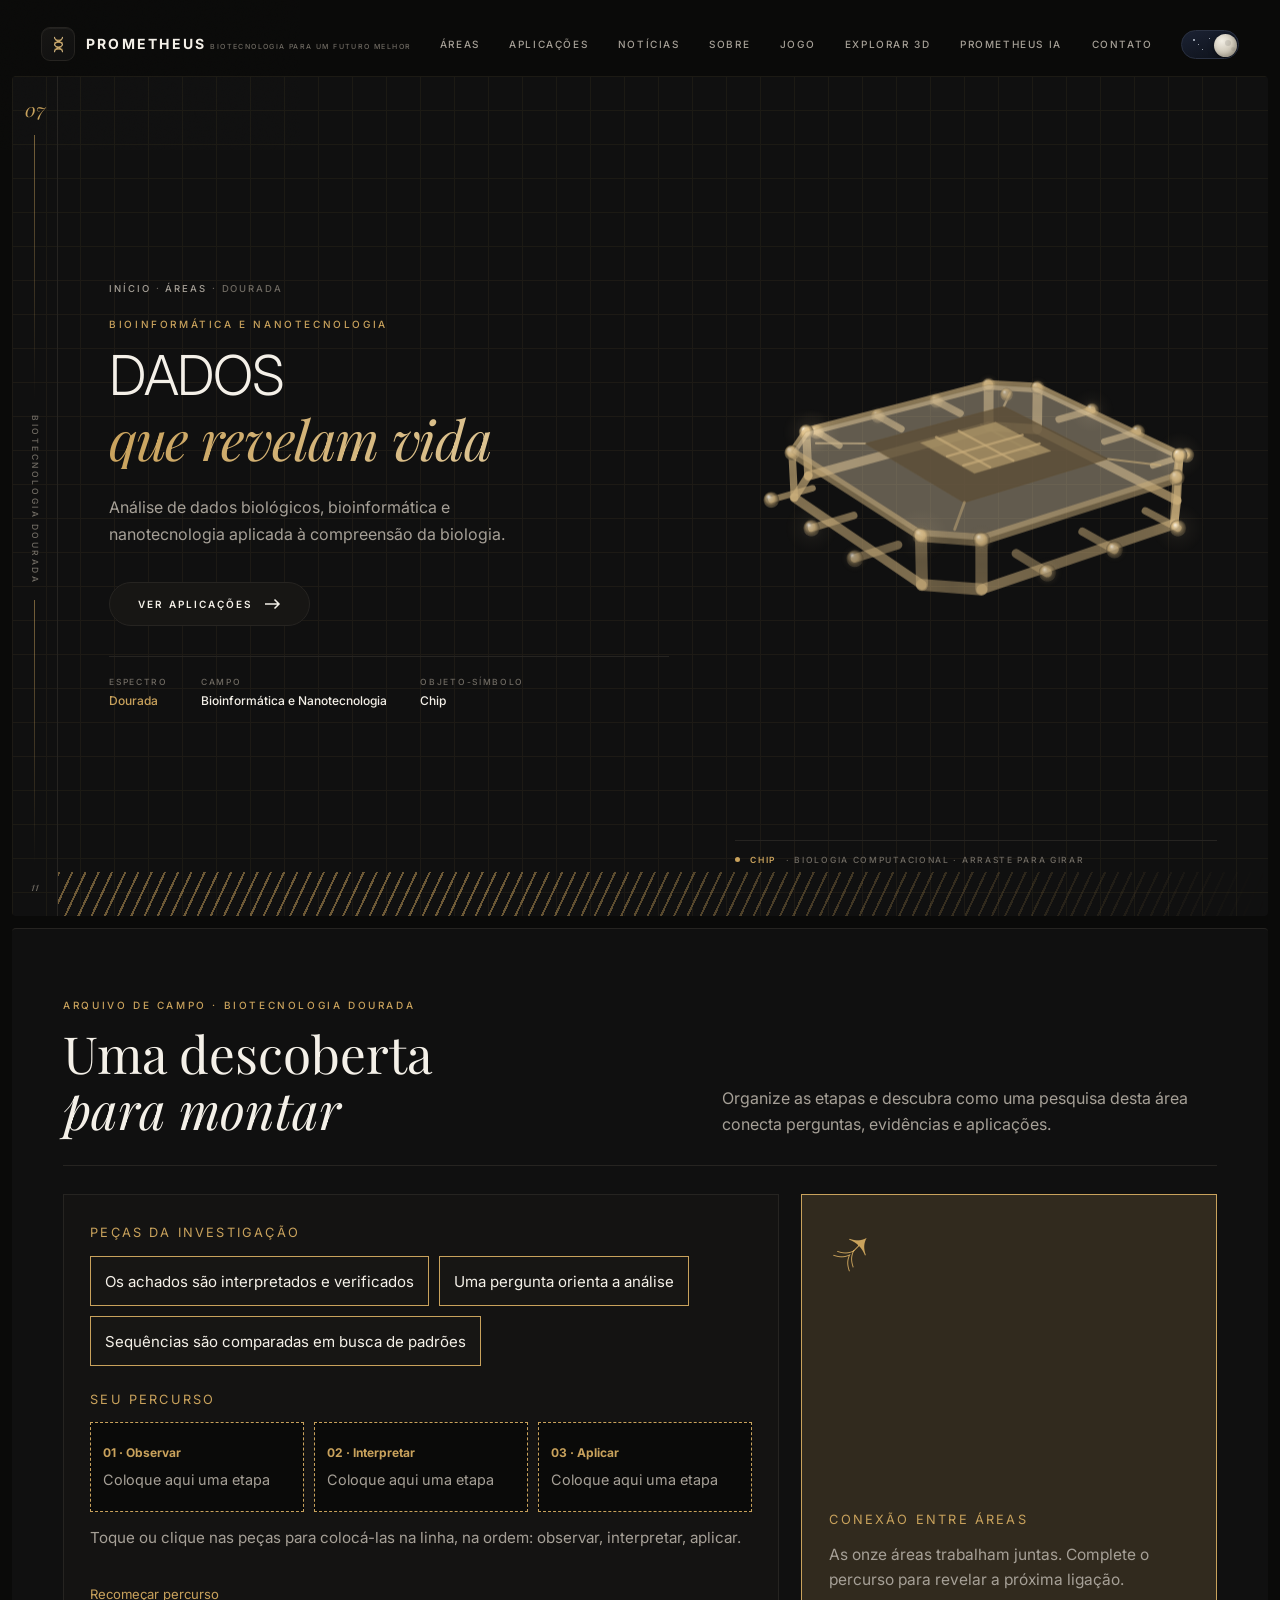
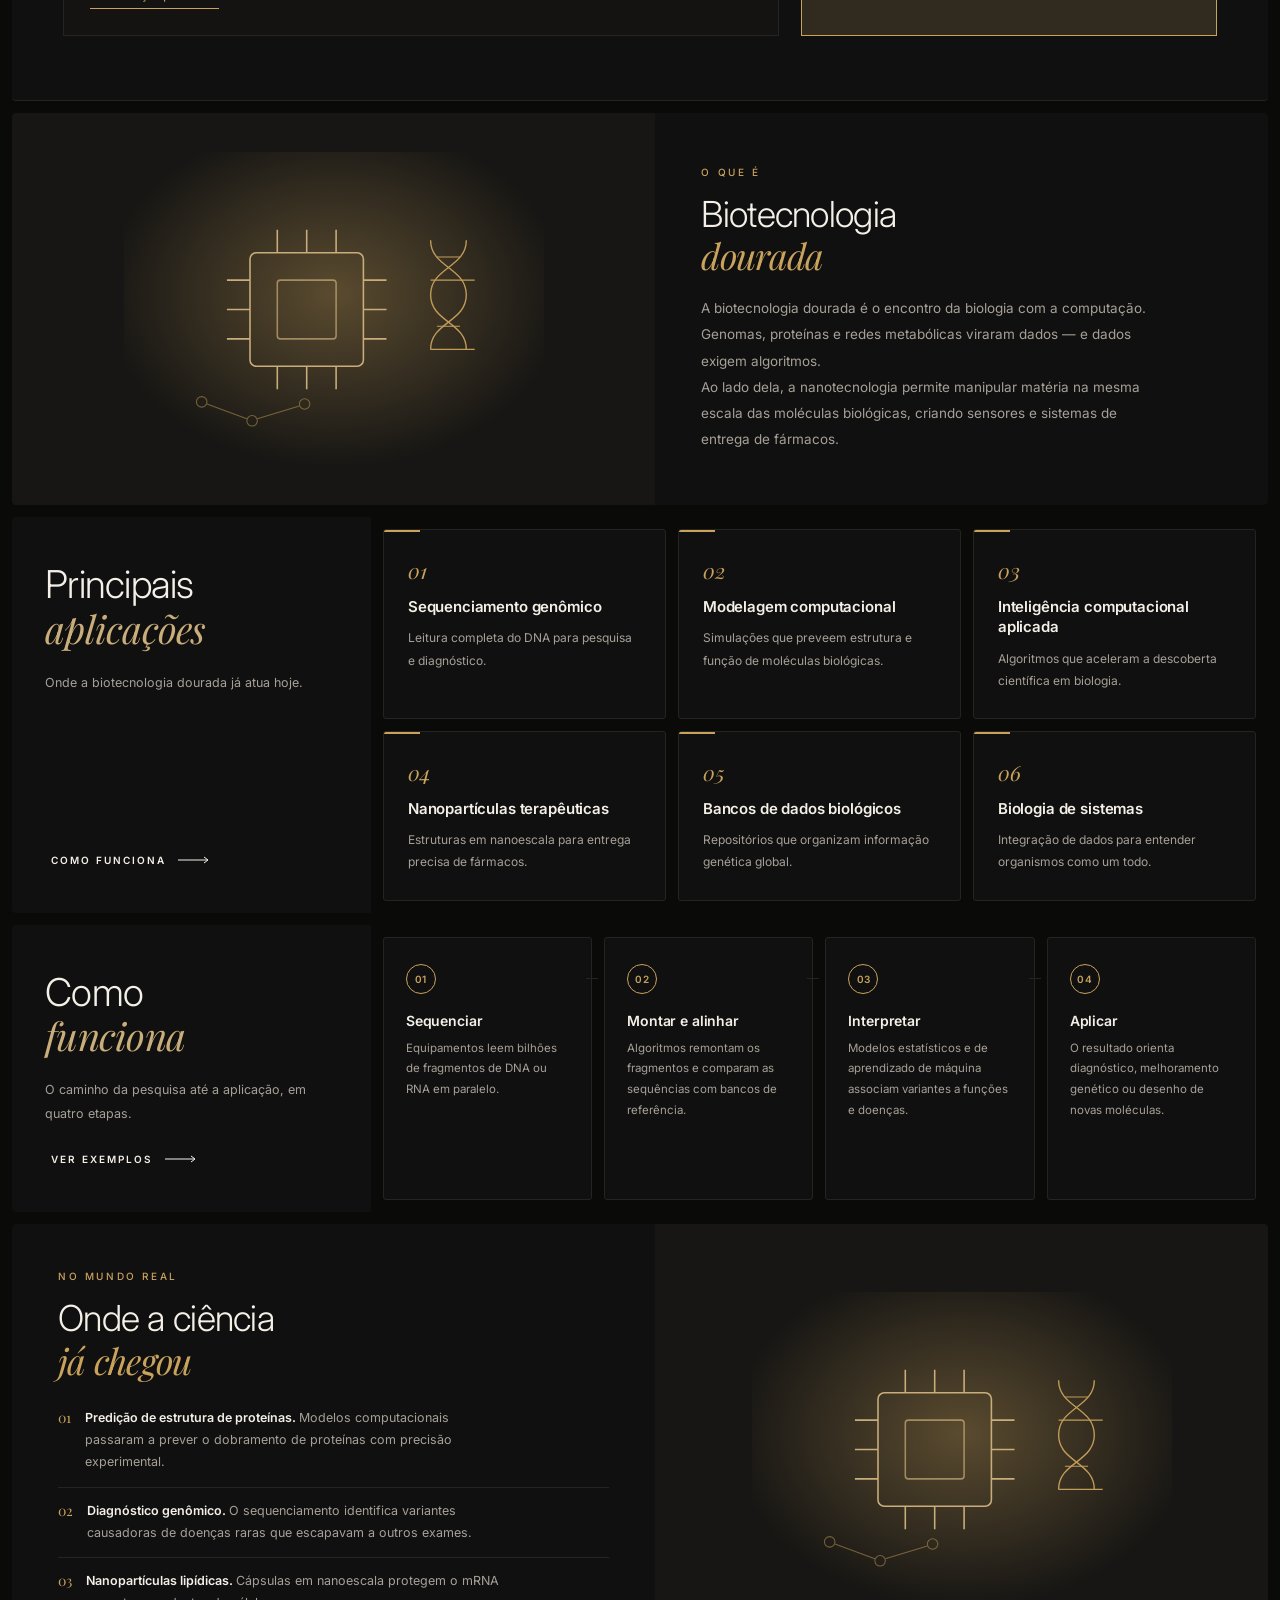
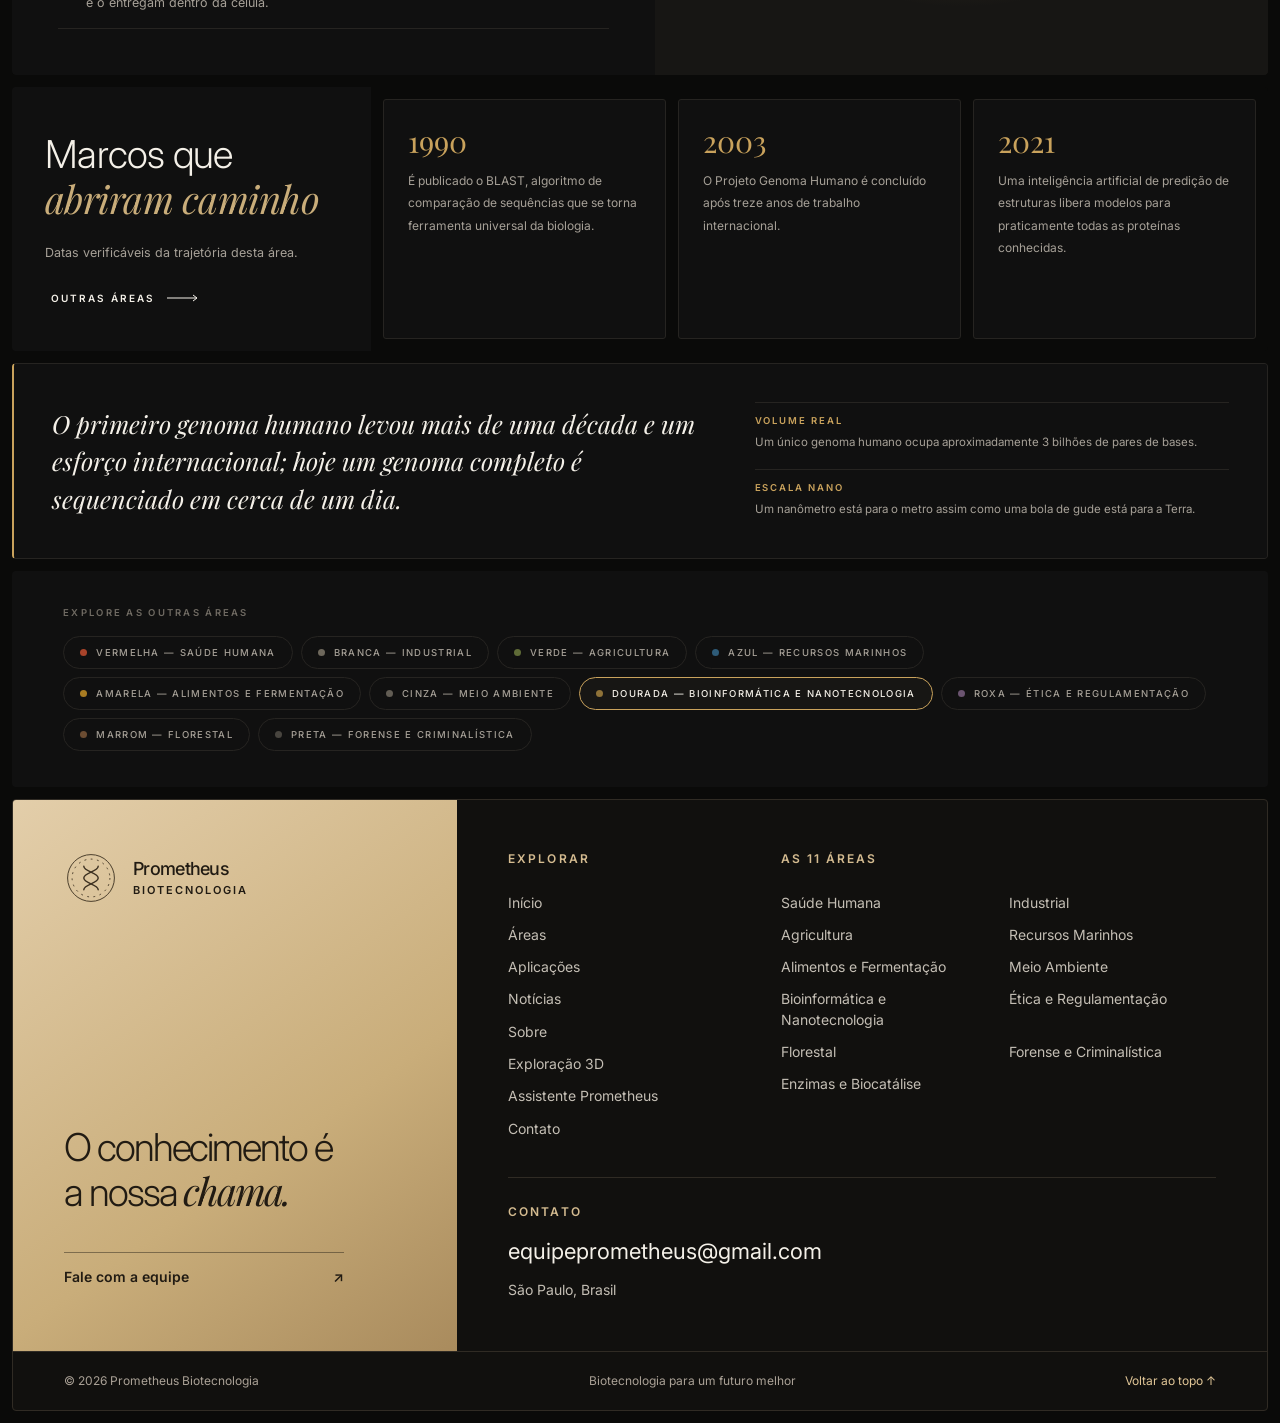
<file: areas/bioinformatica/index.html>
<!DOCTYPE html>
<html lang="pt-BR" data-theme="dark" data-area="bioinformatica">

<head>
    <meta charset="UTF-8">
    <meta name="viewport" content="width=device-width, initial-scale=1.0">
    <meta name="theme-color" content="#080808">

    <title>Bioinformática — Prometheus Biotecnologia</title>

    <link rel="preconnect" href="https://fonts.googleapis.com">
    <link rel="preconnect" href="https://fonts.gstatic.com" crossorigin>

    <link
        href="https://fonts.googleapis.com/css2?family=Inter:wght@300;400;500;600;700&family=Playfair+Display:ital,wght@0,400;1,400;1,500&display=swap"
        rel="stylesheet"
    >

    <link rel="stylesheet" href="../../style.css">
<link rel="stylesheet" href="../../explore.css">
<link rel="stylesheet" href="../../footer-refresh.css">
</head>

<body id="topo">

    <div class="carregador" id="carregador">
        <div class="carregador__interno">
            <div class="carregador__numero" id="numeroCarregamento">000</div>

            <div class="carregador__barra">
                <i id="barraCarregamento"></i>
            </div>

            <div class="carregador__texto">Prometheus Biotecnologia</div>
        </div>
    </div>

    <div class="progresso" id="progresso"></div>

    <svg class="granulado" xmlns="http://www.w3.org/2000/svg">
        <filter id="grainF">
            <feturbulence
                basefrequency="0.85"
                numoctaves="4"
                type="fractalNoise"
            ></feturbulence>
        </filter>

        <rect
            filter="url(#grainF)"
            height="100%"
            width="100%"
        ></rect>
    </svg>

    <nav aria-label="Menu" class="menu-movel" id="menu-movel">
        <button class="menu-movel__fechar" id="fecharMenu">
            Fechar ✕
        </button>

        <a
            data-alvo-secao="inicio"
            data-pagina="home"
            href="../../index.html#inicio"
        >
            Início
        </a>

        <a
            data-alvo-secao="areas"
            data-pagina="home"
            href="../../index.html#areas"
        >
            Áreas
        </a>

        <a
            data-alvo-secao="aplicacoes"
            data-pagina="home"
            href="../../index.html#aplicacoes"
        >
            Aplicações
        </a>

        <a
            data-alvo-secao="noticias"
            data-pagina="home"
            href="../../index.html#noticias"
        >
            Notícias
        </a>

        <a
            data-alvo-secao="sobre"
            data-pagina="home"
            href="../../index.html#sobre"
        >
            Sobre
        </a>
        <a href="../../jogo/index.html">Jogo</a>

        <a href="../../explorar/index.html">
          Exploração 3D
        </a>

        <a href="../../ia/index.html">
          Assistente Prometheus
        </a>

        <a
            data-alvo-secao="contato"
            data-pagina="home"
            href="../../index.html#contato"
        >
            Contato
        </a>
    </nav>

    <div class="moldura">

        <header class="navegacao" id="navegacao">

            <a
                class="marca"
                data-pagina="home"
                href="../../index.html#inicio"
            >
                <span class="marca__simbolo">
                    <svg aria-hidden="true" fill="none" viewbox="0 0 24 24">
                        <g
                            stroke="var(--beige)"
                            stroke-linecap="round"
                            stroke-width="1.5"
                        >
                            <path d="M7 3c0 5 10 5 10 9s-10 4-10 9"></path>
                            <path d="M17 3c0 5-10 5-10 9s10 4 10 9"></path>
                        </g>

                        <g
                            opacity=".9"
                            stroke="var(--area)"
                            stroke-linecap="round"
                            stroke-width="1.2"
                        >
                            <path d="M8.6 6.4h6.8M7.4 9.4h9.2M8.6 15h6.8M7.4 18h9.2"></path>
                        </g>
                    </svg>
                </span>

                <span class="marca__texto">
                    <span class="marca__nome">Prometheus</span>
                    <span class="marca__subtitulo">
                        Biotecnologia para um futuro melhor
                    </span>
                </span>
            </a>

            <nav
                aria-label="Navegação principal"
                class="navegacao__links"
                id="linksNavegacao"
            >
                <a
                    data-alvo-secao="areas"
                    data-pagina="home"
                    href="../../index.html#areas"
                >
                    ÁREAS
                </a>

                <a
                    data-alvo-secao="aplicacoes"
                    data-pagina="home"
                    href="../../index.html#aplicacoes"
                >
                    APLICAÇÕES
                </a>

                <a
                    data-alvo-secao="noticias"
                    data-pagina="home"
                    href="../../index.html#noticias"
                >
                    NOTÍCIAS
                </a>

                <a
                    data-alvo-secao="sobre"
                    data-pagina="home"
                    href="../../index.html#sobre"
                >
                    SOBRE
                </a>
                <a href="../../jogo/index.html">JOGO</a>

                <a href="../../explorar/index.html">
                  EXPLORAR 3D
                </a>

                <a href="../../ia/index.html">
                  PROMETHEUS IA
                </a>

                <a
                    data-alvo-secao="contato"
                    data-pagina="home"
                    href="../../index.html#contato"
                >
                    CONTATO
                </a>
            </nav>

            <div class="navegacao__direita">

                <button
                    aria-label="Alternar modo claro e escuro"
                    aria-pressed="false"
                    class="alternador"
                    id="botaoTema"
                >
                    <span class="alternador__estrelas">
                        <i></i>
                        <i></i>
                        <i></i>
                        <i></i>
                    </span>

                    <span class="alternador__botao"></span>
                </button>

                <button
                    aria-label="Abrir menu"
                    class="botao-menu"
                    id="botao-menu"
                >
                    <b></b>
                </button>

            </div>

        </header>

        <main>

            <div class="pagina ativa" id="view-bioinformatica">

                <section
                    class="inicio-area faixa"
                    data-padrao="bioinformatica"
                    data-secao="inicio"
                >

                    <div class="inicio-area__trilho">
                        <b>07</b>
                        <i></i>
                        <span>Biotecnologia Dourada</span>
                        <i></i>
                        <b style="color:var(--text-faint);font-size:12px">11</b>
                    </div>

                    <div class="inicio-area__grade">

                        <div class="inicio-area__conteudo">

                            <span class="migalhas">
                                <a
                                    data-pagina="home"
                                    href="../../index.html#inicio"
                                >
                                    Início
                                </a>
                                ·
                                <a
                                    data-alvo-secao="areas"
                                    data-pagina="home"
                                    href="../../index.html#areas"
                                >
                                    Áreas
                                </a>
                                · Dourada
                            </span>

                            <span class="eyebrow">
                                Bioinformática e Nanotecnologia
                            </span>

                            <h1>
                                <span class="linha">
                                    <span>DADOS</span>
                                </span>

                                <span class="linha">
                                    <span class="italico">que revelam vida</span>
                                </span>
                            </h1>

                            <p class="inicio__descricao">
                                Análise de dados biológicos, bioinformática e nanotecnologia aplicada à compreensão da biologia.
                            </p>

                            <button
                                class="botao"
                                data-rolagem="aplicacoes"
                            >
                                Ver aplicações

                                <svg viewbox="0 0 16 12">
                                    <path d="M0 6h13M9.5 1.5 14 6l-4.5 4.5"></path>
                                </svg>
                            </button>

                            <dl class="ficha">
                                <div>
                                    <dt>Espectro</dt>
                                    <dd>
                                        <em>Dourada</em>
                                    </dd>
                                </div>

                                <div>
                                    <dt>Campo</dt>
                                    <dd>Bioinformática e Nanotecnologia</dd>
                                </div>

                                <div>
                                    <dt>Objeto-símbolo</dt>
                                    <dd>Chip</dd>
                                </div>
                            </dl>

                        </div>

                        <div class="inicio-area__palco">
                            <div
                                class="inicio__palco"
                                data-object="Chip"
                            ></div>

                            <span class="inicio-area__rotulo">
                                <i></i>
                                <b>Chip</b> · Biologia computacional · arraste para girar
                            </span>
                        </div>

                    </div>

                    <div class="inicio-area__faixa"></div>

                </section>
<section class="investigacao faixa" data-secao="investigacao" data-missao="bioinformatica" data-explicacao="Dados revelam relações possíveis, mas a interpretação exige validação.">
      <div class="investigacao__topo"><div><span class="eyebrow">Arquivo de campo · Biotecnologia Dourada</span><h2>Uma descoberta<br><em>para montar</em></h2></div>
        <p>Organize as etapas e descubra como uma pesquisa desta área conecta perguntas, evidências e aplicações.</p></div>
      <div class="investigacao__miolo"><div class="investigacao__fluxo"><span class="investigacao__rotulo">Peças da investigação</span>
        <div class="investigacao__origem"><button type="button" class="investigacao__peca" draggable="true" data-peca="3">Os achados são interpretados e verificados</button><button type="button" class="investigacao__peca" draggable="true" data-peca="1">Uma pergunta orienta a análise</button><button type="button" class="investigacao__peca" draggable="true" data-peca="2">Sequências são comparadas em busca de padrões</button></div><span class="investigacao__rotulo">Seu percurso</span>
        <ol class="investigacao__destinos"><li><button type="button" class="investigacao__destino" data-espaco="0" aria-label="Etapa 1; toque para retirar uma peça"></button></li><li><button type="button" class="investigacao__destino" data-espaco="1" aria-label="Etapa 2; toque para retirar uma peça"></button></li><li><button type="button" class="investigacao__destino" data-espaco="2" aria-label="Etapa 3; toque para retirar uma peça"></button></li></ol><p class="investigacao__feedback" data-feedback role="status" aria-live="polite"></p>
        <button class="investigacao__reset" type="button" data-reiniciar>Recomeçar percurso</button></div>
        <aside class="investigacao__descoberta"><span aria-hidden="true">↗</span><div><span class="investigacao__rotulo">Conexão entre áreas</span>
        <p>As onze áreas trabalham juntas. Complete o percurso para revelar a próxima ligação.</p>
        <div data-conexao hidden><a href="../saude/index.html">Explorar a próxima conexão ↗</a></div></div></aside></div>
    </section>

                <section class="fundo faixa" data-secao="sobre">

                    <div class="cena revelar">

                        <div class="cena__visual">
                            <svg
                                aria-label="Ilustração da biotecnologia dourada"
                                class="cena__arte"
                                fill="none"
                                role="img"
                                viewbox="0 0 400 300"
                            >
                                <defs>

                                    <lineargradient
                                        id="gbioinformatica-a"
                                        x1="0"
                                        x2="1"
                                        y1="0"
                                        y2="1"
                                    >
                                        <stop
                                            offset="0"
                                            stop-color="var(--area)"
                                            stop-opacity=".28"
                                        ></stop>

                                        <stop
                                            offset="1"
                                            stop-color="var(--area)"
                                            stop-opacity="0"
                                        ></stop>
                                    </lineargradient>

                                    <radialgradient
                                        cx="50%"
                                        cy="45%"
                                        id="rbioinformatica-a"
                                        r="55%"
                                    >
                                        <stop
                                            offset="0"
                                            stop-color="var(--area)"
                                            stop-opacity=".38"
                                        ></stop>

                                        <stop
                                            offset="1"
                                            stop-color="var(--area)"
                                            stop-opacity="0"
                                        ></stop>
                                    </radialgradient>

                                </defs>

                                <rect
                                    fill="url(#rbioinformatica-a)"
                                    height="300"
                                    width="400"
                                ></rect>

                                <g
                                    stroke="var(--beige)"
                                    stroke-width="1.5"
                                >
                                    <rect
                                        height="108"
                                        rx="6"
                                        width="108"
                                        x="120"
                                        y="96"
                                    ></rect>

                                    <rect
                                        height="56"
                                        opacity=".7"
                                        rx="3"
                                        width="56"
                                        x="146"
                                        y="122"
                                    ></rect>

                                    <path d="M120 122h-22M120 150h-22M120 178h-22M228 122h22M228 150h22M228 178h22"></path>
                                    <path d="M146 96V74M174 96V74M202 96V74M146 204v22M174 204v22M202 204v22"></path>
                                </g>

                                <g
                                    opacity=".95"
                                    stroke="var(--area)"
                                    stroke-width="1.3"
                                >
                                    <path d="M292 84c0 26 34 26 34 52s-34 26-34 52"></path>
                                    <path d="M326 84c0 26-34 26-34 52s34 26 34 52"></path>
                                    <path d="M298 100h22M292 122h42M298 166h22M292 188h42" stroke-width="1"></path>
                                </g>

                                <g
                                    opacity=".5"
                                    stroke="var(--area)"
                                    stroke-width="1"
                                >
                                    <circle cx="74" cy="238" r="5"></circle>
                                    <circle cx="122" cy="256" r="5"></circle>
                                    <circle cx="172" cy="240" r="5"></circle>

                                    <path d="M79 240l38 14M127 254l40-12"></path>
                                </g>

                            </svg>
                        </div>

                        <div class="cena__corpo">

                            <span class="eyebrow">O que é</span>

                            <h2>
                                Biotecnologia<br/>
                                <span class="italico">dourada</span>
                            </h2>

                            <div>
                                <p>
                                    A biotecnologia dourada é o encontro da biologia com a computação. Genomas, proteínas e redes metabólicas viraram dados — e dados exigem algoritmos.
                                </p>

                                <p>
                                    Ao lado dela, a nanotecnologia permite manipular matéria na mesma escala das moléculas biológicas, criando sensores e sistemas de entrega de fármacos.
                                </p>
                            </div>

                        </div>

                    </div>

                </section>

                <section class="fundo faixa" data-secao="aplicacoes">

                    <div class="cabecalho-dividido">

                        <div class="cabecalho-dividido__esquerda">

                            <div>
                                <h2 class="revelar">
                                    Principais<br/>
                                    <span class="italico">aplicações</span>
                                </h2>

                                <p
                                    class="revelar"
                                    data-atraso="1"
                                >
                                    Onde a biotecnologia dourada já atua hoje.
                                </p>
                            </div>

                            <button
                                class="link revelar"
                                data-atraso="2"
                                data-rolagem="processo"
                            >
                                <span>Como funciona</span>

                                <svg
                                    fill="none"
                                    viewbox="0 0 34 8"
                                >
                                    <path
                                        d="M0 4h30M26 1l4 3-4 3"
                                        stroke="currentColor"
                                    ></path>
                                </svg>
                            </button>

                        </div>

                        <div class="grade-cartoes">

                            <article
                                class="cartao-tematico revelar"
                                data-atraso="1"
                            >
                                <span class="cartao-tematico__numero">01</span>
                                <h3>Sequenciamento genômico</h3>
                                <p>Leitura completa do DNA para pesquisa e diagnóstico.</p>
                            </article>

                            <article
                                class="cartao-tematico revelar"
                                data-atraso="2"
                            >
                                <span class="cartao-tematico__numero">02</span>
                                <h3>Modelagem computacional</h3>
                                <p>Simulações que preveem estrutura e função de moléculas biológicas.</p>
                            </article>

                            <article
                                class="cartao-tematico revelar"
                                data-atraso="3"
                            >
                                <span class="cartao-tematico__numero">03</span>
                                <h3>Inteligência computacional aplicada</h3>
                                <p>Algoritmos que aceleram a descoberta científica em biologia.</p>
                            </article>

                            <article
                                class="cartao-tematico revelar"
                                data-atraso="4"
                            >
                                <span class="cartao-tematico__numero">04</span>
                                <h3>Nanopartículas terapêuticas</h3>
                                <p>Estruturas em nanoescala para entrega precisa de fármacos.</p>
                            </article>

                            <article
                                class="cartao-tematico revelar"
                                data-atraso="4"
                            >
                                <span class="cartao-tematico__numero">05</span>
                                <h3>Bancos de dados biológicos</h3>
                                <p>Repositórios que organizam informação genética global.</p>
                            </article>

                            <article
                                class="cartao-tematico revelar"
                                data-atraso="4"
                            >
                                <span class="cartao-tematico__numero">06</span>
                                <h3>Biologia de sistemas</h3>
                                <p>Integração de dados para entender organismos como um todo.</p>
                            </article>

                        </div>

                    </div>

                </section>

                <section class="fundo faixa" data-secao="processo">

                    <div class="cabecalho-dividido">

                        <div class="cabecalho-dividido__esquerda">

                            <div>
                                <h2 class="revelar">
                                    Como<br/>
                                    <span class="italico">funciona</span>
                                </h2>

                                <p
                                    class="revelar"
                                    data-atraso="1"
                                >
                                    O caminho da pesquisa até a aplicação, em quatro etapas.
                                </p>
                            </div>

                            <button
                                class="link revelar"
                                data-atraso="2"
                                data-rolagem="exemplos"
                            >
                                <span>Ver exemplos</span>

                                <svg
                                    fill="none"
                                    viewbox="0 0 34 8"
                                >
                                    <path
                                        d="M0 4h30M26 1l4 3-4 3"
                                        stroke="currentColor"
                                    ></path>
                                </svg>
                            </button>

                        </div>

                        <div class="etapas">

                            <article
                                class="etapa revelar"
                                data-atraso="1"
                            >
                                <span class="etapa__numero">01</span>
                                <h3>Sequenciar</h3>
                                <p>Equipamentos leem bilhões de fragmentos de DNA ou RNA em paralelo.</p>
                            </article>

                            <article
                                class="etapa revelar"
                                data-atraso="2"
                            >
                                <span class="etapa__numero">02</span>
                                <h3>Montar e alinhar</h3>
                                <p>Algoritmos remontam os fragmentos e comparam as sequências com bancos de referência.</p>
                            </article>

                            <article
                                class="etapa revelar"
                                data-atraso="3"
                            >
                                <span class="etapa__numero">03</span>
                                <h3>Interpretar</h3>
                                <p>Modelos estatísticos e de aprendizado de máquina associam variantes a funções e doenças.</p>
                            </article>

                            <article
                                class="etapa revelar"
                                data-atraso="4"
                            >
                                <span class="etapa__numero">04</span>
                                <h3>Aplicar</h3>
                                <p>O resultado orienta diagnóstico, melhoramento genético ou desenho de novas moléculas.</p>
                            </article>

                        </div>

                    </div>

                </section>

                <section class="fundo faixa" data-secao="exemplos">

                    <div class="cena cena--invertida revelar">

                        <div class="cena__visual">
                            <svg
                                aria-label="Aplicações reais da biotecnologia dourada"
                                class="cena__arte"
                                fill="none"
                                role="img"
                                viewbox="0 0 400 300"
                            >
                                <defs>

                                    <lineargradient
                                        id="gbioinformatica-b"
                                        x1="0"
                                        x2="1"
                                        y1="0"
                                        y2="1"
                                    >
                                        <stop
                                            offset="0"
                                            stop-color="var(--area)"
                                            stop-opacity=".28"
                                        ></stop>

                                        <stop
                                            offset="1"
                                            stop-color="var(--area)"
                                            stop-opacity="0"
                                        ></stop>
                                    </lineargradient>

                                    <radialgradient
                                        cx="50%"
                                        cy="45%"
                                        id="rbioinformatica-b"
                                        r="55%"
                                    >
                                        <stop
                                            offset="0"
                                            stop-color="var(--area)"
                                            stop-opacity=".38"
                                        ></stop>

                                        <stop
                                            offset="1"
                                            stop-color="var(--area)"
                                            stop-opacity="0"
                                        ></stop>
                                    </radialgradient>

                                </defs>

                                <rect
                                    fill="url(#rbioinformatica-b)"
                                    height="300"
                                    width="400"
                                ></rect>

                                <g
                                    stroke="var(--beige)"
                                    stroke-width="1.5"
                                >
                                    <rect
                                        height="108"
                                        rx="6"
                                        width="108"
                                        x="120"
                                        y="96"
                                    ></rect>

                                    <rect
                                        height="56"
                                        opacity=".7"
                                        rx="3"
                                        width="56"
                                        x="146"
                                        y="122"
                                    ></rect>

                                    <path d="M120 122h-22M120 150h-22M120 178h-22M228 122h22M228 150h22M228 178h22"></path>
                                    <path d="M146 96V74M174 96V74M202 96V74M146 204v22M174 204v22M202 204v22"></path>
                                </g>

                                <g
                                    opacity=".95"
                                    stroke="var(--area)"
                                    stroke-width="1.3"
                                >
                                    <path d="M292 84c0 26 34 26 34 52s-34 26-34 52"></path>
                                    <path d="M326 84c0 26-34 26-34 52s34 26 34 52"></path>
                                    <path d="M298 100h22M292 122h42M298 166h22M292 188h42" stroke-width="1"></path>
                                </g>

                                <g
                                    opacity=".5"
                                    stroke="var(--area)"
                                    stroke-width="1"
                                >
                                    <circle cx="74" cy="238" r="5"></circle>
                                    <circle cx="122" cy="256" r="5"></circle>
                                    <circle cx="172" cy="240" r="5"></circle>

                                    <path d="M79 240l38 14M127 254l40-12"></path>
                                </g>

                            </svg>
                        </div>

                        <div class="cena__corpo">

                            <span class="eyebrow">No mundo real</span>

                            <h2>
                                Onde a ciência<br/>
                                <span class="italico">já chegou</span>
                            </h2>

                            <div
                                class="cartao-lista"
                                style="padding:0;grid-template-columns:1fr;gap:12px;margin-top:8px"
                            >
                                <div>
                                    <b>01</b>
                                    <p>
                                        <strong style="color:var(--text);font-weight:600">
                                            Predição de estrutura de proteínas.
                                        </strong>
                                        Modelos computacionais passaram a prever o dobramento de proteínas com precisão experimental.
                                    </p>
                                </div>

                                <div>
                                    <b>02</b>
                                    <p>
                                        <strong style="color:var(--text);font-weight:600">
                                            Diagnóstico genômico.
                                        </strong>
                                        O sequenciamento identifica variantes causadoras de doenças raras que escapavam a outros exames.
                                    </p>
                                </div>

                                <div>
                                    <b>03</b>
                                    <p>
                                        <strong style="color:var(--text);font-weight:600">
                                            Nanopartículas lipídicas.
                                        </strong>
                                        Cápsulas em nanoescala protegem o mRNA e o entregam dentro da célula.
                                    </p>
                                </div>
                            </div>

                        </div>

                    </div>

                </section>

                <section class="fundo faixa" data-secao="marcos">

                    <div class="cabecalho-dividido">

                        <div class="cabecalho-dividido__esquerda">

                            <div>
                                <h2 class="revelar">
                                    Marcos que<br/>
                                    <span class="italico">abriram caminho</span>
                                </h2>

                                <p
                                    class="revelar"
                                    data-atraso="1"
                                >
                                    Datas verificáveis da trajetória desta área.
                                </p>
                            </div>

                            <button
                                class="link revelar"
                                data-atraso="2"
                                data-rolagem="outras"
                            >
                                <span>Outras áreas</span>

                                <svg
                                    fill="none"
                                    viewbox="0 0 34 8"
                                >
                                    <path
                                        d="M0 4h30M26 1l4 3-4 3"
                                        stroke="currentColor"
                                    ></path>
                                </svg>
                            </button>

                        </div>

                        <div class="fatos">

                            <article
                                class="fato revelar"
                                data-atraso="1"
                            >
                                <b>1990</b>
                                <p>
                                    É publicado o BLAST, algoritmo de comparação de sequências que se torna ferramenta universal da biologia.
                                </p>
                            </article>

                            <article
                                class="fato revelar"
                                data-atraso="2"
                            >
                                <b>2003</b>
                                <p>
                                    O Projeto Genoma Humano é concluído após treze anos de trabalho internacional.
                                </p>
                            </article>

                            <article
                                class="fato revelar"
                                data-atraso="3"
                            >
                                <b>2021</b>
                                <p>
                                    Uma inteligência artificial de predição de estruturas libera modelos para praticamente todas as proteínas conhecidas.
                                </p>
                            </article>

                        </div>

                    </div>

                </section>

                <section
                    class="faixa"
                    style="padding:0 0 0 0"
                >
                    <div class="citacao revelar">

                        <p class="citacao__principal">
                            O primeiro genoma humano levou mais de uma década e um esforço internacional; hoje um genoma completo é sequenciado em cerca de um dia.
                        </p>

                        <div class="citacao__lateral">

                            <div>
                                <b>Volume real</b>
                                <p>
                                    Um único genoma humano ocupa aproximadamente 3 bilhões de pares de bases.
                                </p>
                            </div>

                            <div>
                                <b>Escala nano</b>
                                <p>
                                    Um nanômetro está para o metro assim como uma bola de gude está para a Terra.
                                </p>
                            </div>

                        </div>

                    </div>
                </section>

                <section class="central faixa" data-secao="outras">

                    <h4>Explore as outras áreas</h4>

                    <div class="central__linha">

                        <button
                            class="central__item"
                            data-pagina="saude"
                        >
                            <i style="background:#a8432a"></i>
                            Vermelha — Saúde Humana
                        </button>

                        <button
                            class="central__item"
                            data-pagina="industrial"
                        >
                            <i style="background:#6e685c"></i>
                            Branca — Industrial
                        </button>

                        <button
                            class="central__item"
                            data-pagina="agricola"
                        >
                            <i style="background:#5f6b37"></i>
                            Verde — Agricultura
                        </button>

                        <button
                            class="central__item"
                            data-pagina="marinha"
                        >
                            <i style="background:#2e5b78"></i>
                            Azul — Recursos Marinhos
                        </button>

                        <button
                            class="central__item"
                            data-pagina="alimentar"
                        >
                            <i style="background:#a97c22"></i>
                            Amarela — Alimentos e Fermentação
                        </button>

                        <button
                            class="central__item"
                            data-pagina="ambiental"
                        >
                            <i style="background:#625d54"></i>
                            Cinza — Meio Ambiente
                        </button>

                        <button
                            class="central__item atual"
                            data-pagina="bioinformatica"
                        >
                            <i style="background:#8f7238"></i>
                            Dourada — Bioinformática e Nanotecnologia
                        </button>

                        <button
                            class="central__item"
                            data-pagina="etica"
                        >
                            <i style="background:#6b5470"></i>
                            Roxa — Ética e Regulamentação
                        </button>

                        <button
                            class="central__item"
                            data-pagina="florestal"
                        >
                            <i style="background:#6b4c32"></i>
                            Marrom — Florestal
                        </button>

                        <button
                            class="central__item"
                            data-pagina="forense"
                        >
                            <i style="background:#48453f"></i>
                            Preta — Forense e Criminalística
                        </button>

                    </div>

                </section>

            </div>

        </main>

        <footer class="rodape rodape--novo">
      <div class="rodape__principal">
        <div class="rodape__manifesto">
          <div class="rodape__assinatura">
            <svg class="rodape__selo" fill="none" viewBox="0 0 60 60" aria-hidden="true">
              <circle cx="30" cy="30" r="26" stroke="currentColor" stroke-width="1"></circle>
              <circle cx="30" cy="30" r="21" stroke="currentColor" stroke-dasharray="2 5" stroke-width="1"></circle>
              <g stroke="currentColor" stroke-linecap="round" stroke-width="1.6">
                <path d="M22 17c0 6 16 7 16 13s-16 7-16 13"></path>
                <path d="M38 17c0 6-16 7-16 13s16 7 16 13"></path>
              </g>
            </svg>
            <div>
              <strong>Prometheus</strong>
              <span>BIOTECNOLOGIA</span>
            </div>
          </div>
          <p class="rodape__frase">O conhecimento é<br>a nossa <em>chama.</em></p>
          <a class="rodape__convite" href="../../index.html#contato">
            <span>Fale com a equipe</span>
            <span aria-hidden="true">↗</span>
          </a>
        </div>

        <div class="rodape__menus">
          <nav class="rodape__grupo" aria-label="Navegação do rodapé">
            <h2>Explorar</h2>
          <a href="../../index.html#inicio">Início</a>
          <a href="../../index.html#areas">Áreas</a>
          <a href="../../index.html#aplicacoes">Aplicações</a>
          <a href="../../index.html#noticias">Notícias</a>
          <a href="../../index.html#sobre">Sobre</a>
          <a href="../../explorar/index.html">Exploração 3D</a>
          <a href="../../ia/index.html">Assistente Prometheus</a>
          <a href="../../index.html#contato">Contato</a>
          </nav>
          <nav class="rodape__grupo rodape__grupo--areas" aria-label="Áreas da biotecnologia">
            <h2>As 11 áreas</h2>
            <div class="rodape__lista-areas">
          <a href="../saude/index.html">Saúde Humana</a>
          <a href="../industrial/index.html">Industrial</a>
          <a href="../agricola/index.html">Agricultura</a>
          <a href="../marinha/index.html">Recursos Marinhos</a>
          <a href="../alimentar/index.html">Alimentos e Fermentação</a>
          <a href="../ambiental/index.html">Meio Ambiente</a>
          <a href="../bioinformatica/index.html">Bioinformática e Nanotecnologia</a>
          <a href="../etica/index.html">Ética e Regulamentação</a>
          <a href="../florestal/index.html">Florestal</a>
          <a href="../forense/index.html">Forense e Criminalística</a>
          <a href="../enzimas/index.html">Enzimas e Biocatálise</a>
            </div>
          </nav>
          <div class="rodape__grupo rodape__grupo--contato">
            <h2>Contato</h2>
            <a class="rodape__email" href="mailto:equipeprometheus@gmail.com">equipeprometheus@gmail.com</a>
            <span>São Paulo, Brasil</span>
          </div>
        </div>
      </div>
      <div class="rodape__base">
        <span>© 2026 Prometheus Biotecnologia</span>
        <span class="rodape__nota">Biotecnologia para um futuro melhor</span>
        <a href="#topo">Voltar ao topo <span aria-hidden="true">↑</span></a>
      </div>
    </footer>

    </div>

    <div
        aria-hidden="true"
        aria-labelledby="dnaTitle"
        aria-modal="true"
        class="janela-dna"
        id="dnaModal"
        role="dialog"
    >

        <div class="janela-dna__fundo"></div>

        <div class="janela-dna__painel">

            <button
                aria-label="Fechar"
                class="janela-dna__fechar"
                data-atrasona-close=""
            >
                <svg viewbox="0 0 14 14">
                    <path
                        d="M1 1l12 12M13 1L1 13"
                        stroke="currentColor"
                        stroke-width="1.6"
                    ></path>
                </svg>
            </button>

            <span class="eyebrow">Estrutura da molécula</span>

            <h3 id="dnaTitle">
                Do DNA ao <span class="italico">nucleotídeo</span>
            </h3>

            <p class="janela-dna__descricao">
                O DNA é uma longa cadeia formada por unidades repetidas chamadas nucleotídeos. Cada nucleotídeo carrega, entre outras partes, uma base nitrogenada — e é a sequência dessas bases que guarda toda a informação genética.
            </p>

            <div class="fluxo-dna">

                <b class="destacado">DNA</b>

                <svg viewbox="0 0 20 10">
                    <path d="M0 5h16M12 1l4 4-4 4"></path>
                </svg>

                <b>Nucleotídeos</b>

                <svg viewbox="0 0 20 10">
                    <path d="M0 5h16M12 1l4 4-4 4"></path>
                </svg>

                <b>Bases nitrogenadas</b>

            </div>

            <div class="nucleo">

                <div class="nucleo__parte">

                    <span class="nucleo__forma p">
                        <svg viewbox="0 0 24 24">
                            <circle
                                cx="12"
                                cy="12"
                                r="7"
                            ></circle>
                        </svg>
                    </span>

                    <span>Grupo fosfato</span>

                </div>

                <span class="nucleo__mais">+</span>

                <div class="nucleo__parte">

                    <span class="nucleo__forma s">
                        <svg viewbox="0 0 24 24">
                            <path d="M4 8l8-5 8 5-8 5z"></path>
                            <path d="M4 8v8l8 5 8-5V8"></path>
                        </svg>
                    </span>

                    <span>Açúcar (desoxirribose)</span>

                </div>

                <span class="nucleo__mais">+</span>

                <div class="nucleo__parte">

                    <span class="nucleo__forma b">
                        <svg viewbox="0 0 24 24">
                            <path d="M12 3l8 6-3 9H7L4 9z"></path>
                        </svg>
                    </span>

                    <span>Base nitrogenada</span>

                </div>

                <span class="nucleo__mais">=</span>

                <div class="nucleo__parte">

                    <span class="nucleo__forma p">
                        <svg viewbox="0 0 24 24">
                            <path
                                d="M12 2v20M2 12h20"
                                stroke-width="2.4"
                            ></path>
                        </svg>
                    </span>

                    <span>Nucleotídeo</span>

                </div>

            </div>

            <span
                class="eyebrow"
                style="display:block;margin-bottom:12px"
            >
                Pareamento das bases
            </span>

            <div class="bases">

                <div class="base">
                    <b>A</b>
                    <em>Adenina</em>
                    <small>pareia com T</small>
                </div>

                <div class="base">
                    <b>T</b>
                    <em>Timina</em>
                    <small>pareia com A</small>
                </div>

                <div class="base">
                    <b>C</b>
                    <em>Citosina</em>
                    <small>pareia com G</small>
                </div>

                <div class="base">
                    <b>G</b>
                    <em>Guanina</em>
                    <small>pareia com C</small>
                </div>

            </div>

        </div>

    </div>

    <script src="../../script.js"></script>
<script src="../../explore.js"></script>

</body>
</html>
</file>
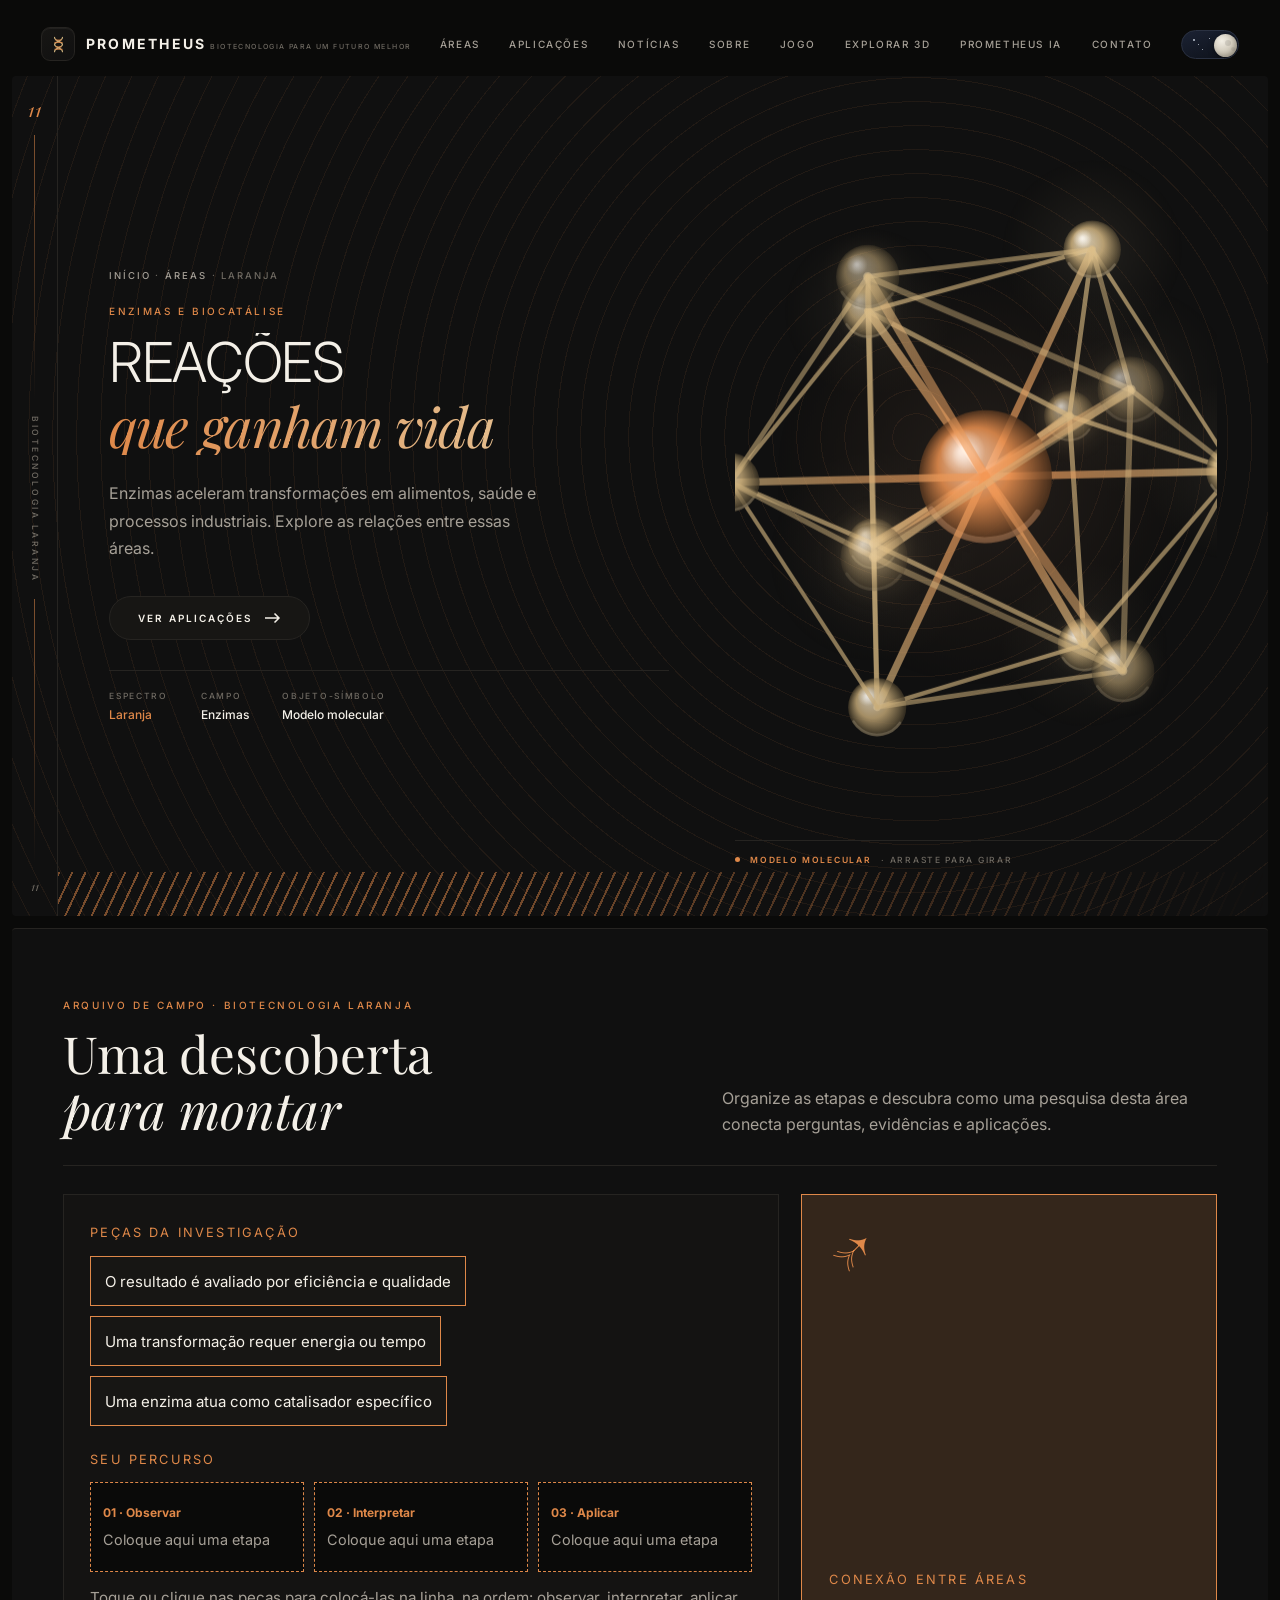
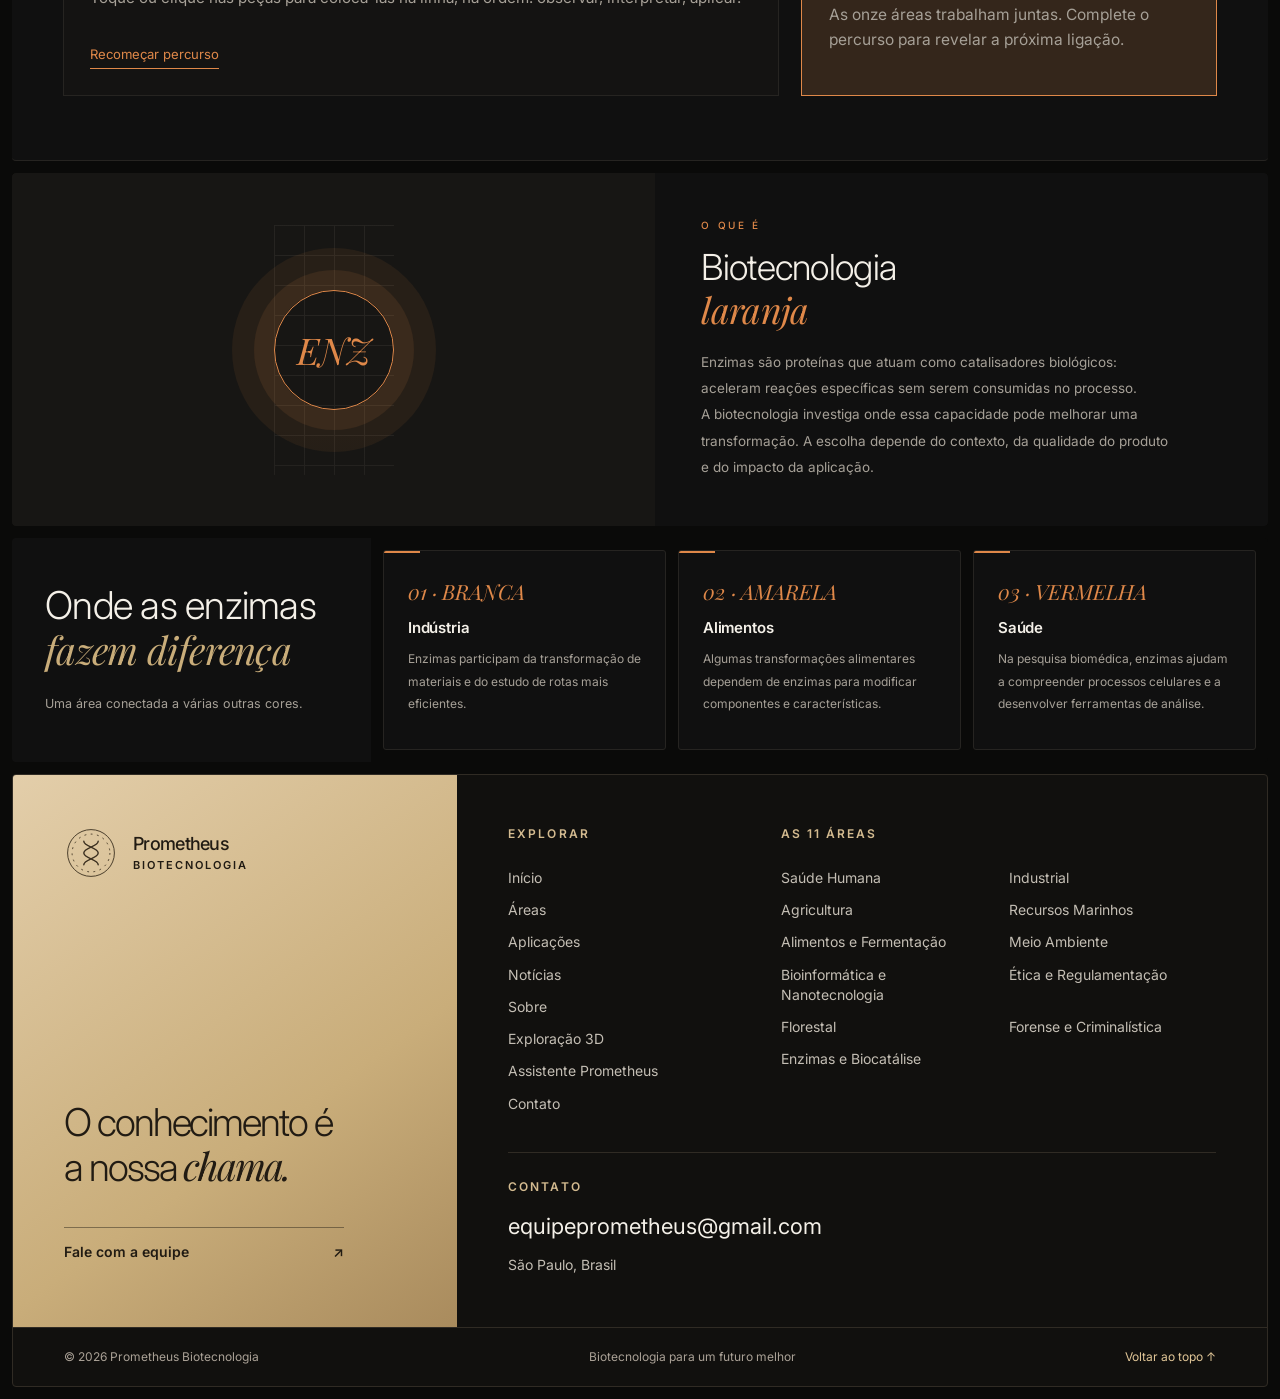
<file: areas/enzimas/index.html>
<!DOCTYPE html>
<html lang="pt-BR" data-theme="escuro" data-area="enzimas">
<head>
  <meta charset="UTF-8">
  <meta name="viewport" content="width=device-width, initial-scale=1.0">
  <meta name="theme-color" content="#080808">

  <title>Enzimas — Prometheus Biotecnologia</title>

  <link rel="preconnect" href="https://fonts.googleapis.com">
  <link rel="preconnect" href="https://fonts.gstatic.com" crossorigin>

  <link
    href="https://fonts.googleapis.com/css2?family=Inter:wght@300;400;500;600;700&family=Playfair+Display:ital,wght@0,400;1,400;1,500&display=swap"
    rel="stylesheet"
  >

  <link rel="stylesheet" href="../../style.css">
<link rel="stylesheet" href="../../explore.css">
<link rel="stylesheet" href="../../footer-refresh.css">
</head>

<body id="topo">

  <div class="carregador" id="carregador">
    <div class="carregador__interno">
      <div class="carregador__numero" id="numeroCarregamento">000</div>

      <div class="carregador__barra">
        <i id="barraCarregamento"></i>
      </div>

      <div class="carregador__texto">
        Prometheus Biotecnologia
      </div>
    </div>
  </div>

  <div class="progresso" id="progresso"></div>

  <svg class="granulado" xmlns="http://www.w3.org/2000/svg">
    <filter
      id="grainF"
      baseFrequency="0.85"
      numOctaves="4"
      type="fractalNoise"
    ></filter>

    <rect
      filter="url(#grainF)"
      height="100%"
      width="100%"
    ></rect>
  </svg>

  <nav
    class="menu-movel"
    id="menu-movel"
    aria-label="Menu"
  >
    <button
      class="menu-movel__fechar"
      id="fecharMenu"
    >
      Fechar ✕
    </button>

    <a
      data-alvo-secao="inicio"
      data-pagina="home"
      href="../../index.html#inicio"
    >
      Início
    </a>

    <a
      data-alvo-secao="areas"
      data-pagina="home"
      href="../../index.html#areas"
    >
      Áreas
    </a>

    <a
      data-alvo-secao="aplicacoes"
      data-pagina="home"
      href="../../index.html#aplicacoes"
    >
      Aplicações
    </a>

    <a
      data-alvo-secao="noticias"
      data-pagina="home"
      href="../../index.html#noticias"
    >
      Notícias
    </a>

    <a
      data-alvo-secao="sobre"
      data-pagina="home"
      href="../../index.html#sobre"
    >
      Sobre
    </a>

    <a href="../../jogo/index.html">
      Jogo
    </a>

    <a href="../../explorar/index.html">
      Exploração 3D
    </a>

    <a href="../../ia/index.html">
      Assistente Prometheus
    </a>

    <a
      data-alvo-secao="contato"
      data-pagina="home"
      href="../../index.html#contato"
    >
      Contato
    </a>
  </nav>

  <div class="moldura">

    <header class="navegacao" id="navegacao">

      <a
        class="marca"
        data-pagina="home"
        href="../../index.html#inicio"
      >
        <span class="marca__simbolo">
          <svg
            aria-hidden="true"
            fill="none"
            viewbox="0 0 24 24"
          >
            <g
              stroke="var(--beige)"
              stroke-linecap="round"
              stroke-width="1.5"
            >
              <path d="M7 3c0 5 10 5 10 9s-10 4-10 9"></path>
              <path d="M17 3c0 5-10 5-10 9s10 4 10 9"></path>
            </g>

            <g
              opacity=".9"
              stroke="var(--area)"
              stroke-linecap="round"
              stroke-width="1.2"
            >
              <path d="M8.6 6.4h6.8M7.4 9.4h9.2M8.6 15h6.8M7.4 18h9.2"></path>
            </g>
          </svg>
        </span>

        <span class="marca__texto">
          <span class="marca__nome">Prometheus</span>
          <span class="marca__subtitulo">
            Biotecnologia para um futuro melhor
          </span>
        </span>
      </a>

      <nav
        class="navegacao__links"
        id="linksNavegacao"
        aria-label="Navegação principal"
      >
        <a
          data-alvo-secao="areas"
          data-pagina="home"
          href="../../index.html#areas"
        >
          ÁREAS
        </a>

        <a
          data-alvo-secao="aplicacoes"
          data-pagina="home"
          href="../../index.html#aplicacoes"
        >
          APLICAÇÕES
        </a>

        <a
          data-alvo-secao="noticias"
          data-pagina="home"
          href="../../index.html#noticias"
        >
          NOTÍCIAS
        </a>

        <a
          data-alvo-secao="sobre"
          data-pagina="home"
          href="../../index.html#sobre"
        >
          SOBRE
        </a>

        <a href="../../jogo/index.html">
          JOGO
        </a>

        <a href="../../explorar/index.html">
          EXPLORAR 3D
        </a>

        <a href="../../ia/index.html">
          PROMETHEUS IA
        </a>

        <a
          data-alvo-secao="contato"
          data-pagina="home"
          href="../../index.html#contato"
        >
          CONTATO
        </a>
      </nav>

      <div class="navegacao__direita">

        <button
          class="alternador"
          id="botaoTema"
          aria-label="Alternar modo claro e escuro"
          aria-pressed="false"
        >
          <span class="alternador__estrelas">
            <i></i>
            <i></i>
            <i></i>
            <i></i>
          </span>

          <span class="alternador__botao"></span>
        </button>

        <button
          class="botao-menu"
          id="botao-menu"
          aria-label="Abrir menu"
        >
          <b></b>
        </button>

      </div>
    </header>

    <main><div class="pagina ativa" id="view-enzimas">
<section class="inicio-area faixa" data-padrao="enzimas" data-secao="inicio">
  <div class="inicio-area__trilho"><b>11</b><i></i><span>Biotecnologia Laranja</span><i></i><b style="color:var(--text-faint);font-size:12px">11</b></div>
  <div class="inicio-area__grade"><div class="inicio-area__conteudo">
    <span class="migalhas"><a data-pagina="home" href="../../index.html#inicio">Início</a> · <a data-pagina="home" data-alvo-secao="areas" href="../../index.html#areas">Áreas</a> · Laranja</span>
    <span class="eyebrow">Enzimas e biocatálise</span>
    <h1><span class="linha"><span>REAÇÕES</span></span><span class="linha"><span class="italico">que ganham vida</span></span></h1>
    <p class="inicio__descricao">Enzimas aceleram transformações em alimentos, saúde e processos industriais. Explore as relações entre essas áreas.</p>
    <button class="botao" data-rolagem="aplicacoes">Ver aplicações <svg viewBox="0 0 16 12"><path d="M0 6h13M9.5 1.5 14 6l-4.5 4.5"></path></svg></button>
    <dl class="ficha"><div><dt>Espectro</dt><dd><em>Laranja</em></dd></div><div><dt>Campo</dt><dd>Enzimas</dd></div><div><dt>Objeto-símbolo</dt><dd>Modelo molecular</dd></div></dl>
  </div><div class="inicio-area__palco"><div class="inicio__palco" data-object="Modelo molecular"></div><span class="inicio-area__rotulo"><i></i><b>Modelo molecular</b> · arraste para girar</span></div></div><div class="inicio-area__faixa"></div>
</section>
<section class="investigacao faixa" data-secao="investigacao" data-missao="enzimas" data-explicacao="Enzimas aceleram reações sem serem consumidas nelas; cada aplicação é avaliada.">
      <div class="investigacao__topo"><div><span class="eyebrow">Arquivo de campo · Biotecnologia Laranja</span><h2>Uma descoberta<br><em>para montar</em></h2></div>
        <p>Organize as etapas e descubra como uma pesquisa desta área conecta perguntas, evidências e aplicações.</p></div>
      <div class="investigacao__miolo"><div class="investigacao__fluxo"><span class="investigacao__rotulo">Peças da investigação</span>
        <div class="investigacao__origem"><button type="button" class="investigacao__peca" draggable="true" data-peca="3">O resultado é avaliado por eficiência e qualidade</button><button type="button" class="investigacao__peca" draggable="true" data-peca="1">Uma transformação requer energia ou tempo</button><button type="button" class="investigacao__peca" draggable="true" data-peca="2">Uma enzima atua como catalisador específico</button></div><span class="investigacao__rotulo">Seu percurso</span>
        <ol class="investigacao__destinos"><li><button type="button" class="investigacao__destino" data-espaco="0" aria-label="Etapa 1; toque para retirar uma peça"></button></li><li><button type="button" class="investigacao__destino" data-espaco="1" aria-label="Etapa 2; toque para retirar uma peça"></button></li><li><button type="button" class="investigacao__destino" data-espaco="2" aria-label="Etapa 3; toque para retirar uma peça"></button></li></ol><p class="investigacao__feedback" data-feedback role="status" aria-live="polite"></p>
        <button class="investigacao__reset" type="button" data-reiniciar>Recomeçar percurso</button></div>
        <aside class="investigacao__descoberta"><span aria-hidden="true">↗</span><div><span class="investigacao__rotulo">Conexão entre áreas</span>
        <p>As onze áreas trabalham juntas. Complete o percurso para revelar a próxima ligação.</p>
        <div data-conexao hidden><a href="../industrial/index.html">Explorar a próxima conexão ↗</a></div></div></aside></div>
    </section>
<section class="fundo faixa" data-secao="sobre"><div class="cena revelar">
 <div class="cena__visual"><div class="investigacao__escala-visual" aria-hidden="true"><span>ENZ</span></div></div>
 <div class="cena__corpo"><span class="eyebrow">O que é</span><h2>Biotecnologia<br><span class="italico">laranja</span></h2>
 <div><p>Enzimas são proteínas que atuam como catalisadores biológicos: aceleram reações específicas sem serem consumidas no processo.</p>
 <p>A biotecnologia investiga onde essa capacidade pode melhorar uma transformação. A escolha depende do contexto, da qualidade do produto e do impacto da aplicação.</p></div></div></div></section>
<section class="fundo faixa" data-secao="aplicacoes"><div class="cabecalho-dividido">
 <div class="cabecalho-dividido__esquerda"><div><h2>Onde as enzimas<br><span class="italico">fazem diferença</span></h2><p>Uma área conectada a várias outras cores.</p></div></div>
 <div class="grade-cartoes">
 <article class="cartao-tematico revelar"><span class="cartao-tematico__numero">01 · BRANCA</span><h3>Indústria</h3><p>Enzimas participam da transformação de materiais e do estudo de rotas mais eficientes.</p></article>
 <article class="cartao-tematico revelar"><span class="cartao-tematico__numero">02 · AMARELA</span><h3>Alimentos</h3><p>Algumas transformações alimentares dependem de enzimas para modificar componentes e características.</p></article>
 <article class="cartao-tematico revelar"><span class="cartao-tematico__numero">03 · VERMELHA</span><h3>Saúde</h3><p>Na pesquisa biomédica, enzimas ajudam a compreender processos celulares e a desenvolver ferramentas de análise.</p></article>
 </div></div></section>
</div></main>

    <footer class="rodape rodape--novo">
      <div class="rodape__principal">
        <div class="rodape__manifesto">
          <div class="rodape__assinatura">
            <svg class="rodape__selo" fill="none" viewBox="0 0 60 60" aria-hidden="true">
              <circle cx="30" cy="30" r="26" stroke="currentColor" stroke-width="1"></circle>
              <circle cx="30" cy="30" r="21" stroke="currentColor" stroke-dasharray="2 5" stroke-width="1"></circle>
              <g stroke="currentColor" stroke-linecap="round" stroke-width="1.6">
                <path d="M22 17c0 6 16 7 16 13s-16 7-16 13"></path>
                <path d="M38 17c0 6-16 7-16 13s16 7 16 13"></path>
              </g>
            </svg>
            <div>
              <strong>Prometheus</strong>
              <span>BIOTECNOLOGIA</span>
            </div>
          </div>
          <p class="rodape__frase">O conhecimento é<br>a nossa <em>chama.</em></p>
          <a class="rodape__convite" href="../../index.html#contato">
            <span>Fale com a equipe</span>
            <span aria-hidden="true">↗</span>
          </a>
        </div>

        <div class="rodape__menus">
          <nav class="rodape__grupo" aria-label="Navegação do rodapé">
            <h2>Explorar</h2>
          <a href="../../index.html#inicio">Início</a>
          <a href="../../index.html#areas">Áreas</a>
          <a href="../../index.html#aplicacoes">Aplicações</a>
          <a href="../../index.html#noticias">Notícias</a>
          <a href="../../index.html#sobre">Sobre</a>
          <a href="../../explorar/index.html">Exploração 3D</a>
          <a href="../../ia/index.html">Assistente Prometheus</a>
          <a href="../../index.html#contato">Contato</a>
          </nav>
          <nav class="rodape__grupo rodape__grupo--areas" aria-label="Áreas da biotecnologia">
            <h2>As 11 áreas</h2>
            <div class="rodape__lista-areas">
          <a href="../saude/index.html">Saúde Humana</a>
          <a href="../industrial/index.html">Industrial</a>
          <a href="../agricola/index.html">Agricultura</a>
          <a href="../marinha/index.html">Recursos Marinhos</a>
          <a href="../alimentar/index.html">Alimentos e Fermentação</a>
          <a href="../ambiental/index.html">Meio Ambiente</a>
          <a href="../bioinformatica/index.html">Bioinformática e Nanotecnologia</a>
          <a href="../etica/index.html">Ética e Regulamentação</a>
          <a href="../florestal/index.html">Florestal</a>
          <a href="../forense/index.html">Forense e Criminalística</a>
          <a href="../enzimas/index.html">Enzimas e Biocatálise</a>
            </div>
          </nav>
          <div class="rodape__grupo rodape__grupo--contato">
            <h2>Contato</h2>
            <a class="rodape__email" href="mailto:equipeprometheus@gmail.com">equipeprometheus@gmail.com</a>
            <span>São Paulo, Brasil</span>
          </div>
        </div>
      </div>
      <div class="rodape__base">
        <span>© 2026 Prometheus Biotecnologia</span>
        <span class="rodape__nota">Biotecnologia para um futuro melhor</span>
        <a href="#topo">Voltar ao topo <span aria-hidden="true">↑</span></a>
      </div>
    </footer>

  </div>

  <div
    class="janela-dna"
    id="dnaModal"
    role="dialog"
    aria-modal="true"
    aria-hidden="true"
    aria-labelledby="dnaTitle"
  >
    <div class="janela-dna__fundo"></div>

    <div class="janela-dna__painel">

      <button
        class="janela-dna__fechar"
        data-atrasona-close=""
        aria-label="Fechar"
      >
        <svg viewbox="0 0 14 14">
          <path
            d="M1 1l12 12M13 1L1 13"
            stroke="currentColor"
            stroke-width="1.6"
          ></path>
        </svg>
      </button>

      <span class="eyebrow">
        Estrutura da molécula
      </span>

      <h3 id="dnaTitle">
        Do DNA ao <span class="italico">nucleotídeo</span>
      </h3>

      <p class="janela-dna__descricao">
        O DNA é uma longa cadeia formada por unidades repetidas chamadas
        nucleotídeos. Cada nucleotídeo carrega, entre outras partes, uma base
        nitrogenada — e é a sequência dessas bases que guarda toda a
        informação genética.
      </p>

      <div class="fluxo-dna">

        <b class="destacado">DNA</b>

        <svg viewbox="0 0 20 10">
          <path d="M0 5h16M12 1l4 4-4 4"></path>
        </svg>

        <b>Nucleotídeos</b>

        <svg viewbox="0 0 20 10">
          <path d="M0 5h16M12 1l4 4-4 4"></path>
        </svg>

        <b>Bases nitrogenadas</b>

      </div>

      <div class="nucleo">

        <div class="nucleo__parte">
          <span class="nucleo__forma p">
            <svg viewbox="0 0 24 24">
              <circle
                cx="12"
                cy="12"
                r="7"
              ></circle>
            </svg>
          </span>

          <span>Grupo fosfato</span>
        </div>

        <span class="nucleo__mais">+</span>

        <div class="nucleo__parte">
          <span class="nucleo__forma s">
            <svg viewbox="0 0 24 24">
              <path d="M4 8l8-5 8 5-8 5z"></path>
              <path d="M4 8v8l8 5 8-5V8"></path>
            </svg>
          </span>

          <span>Açúcar (desoxirribose)</span>
        </div>

        <span class="nucleo__mais">+</span>

        <div class="nucleo__parte">
          <span class="nucleo__forma b">
            <svg viewbox="0 0 24 24">
              <path d="M12 3l8 6-3 9H7L4 9z"></path>
            </svg>
          </span>

          <span>Base nitrogenada</span>
        </div>

        <span class="nucleo__mais">=</span>

        <div class="nucleo__parte">
          <span class="nucleo__forma p">
            <svg viewbox="0 0 24 24">
              <path
                d="M12 2v20M2 12h20"
                stroke-width="2.4"
              ></path>
            </svg>
          </span>

          <span>Nucleotídeo</span>
        </div>

      </div>

      <span
        class="eyebrow"
        style="display:block;margin-bottom:12px"
      >
        Pareamento das bases
      </span>

      <div class="bases">

        <div class="base">
          <b>A</b>
          <em>Adenina</em>
          <small>pareia com T</small>
        </div>

        <div class="base">
          <b>T</b>
          <em>Timina</em>
          <small>pareia com A</small>
        </div>

        <div class="base">
          <b>C</b>
          <em>Citosina</em>
          <small>pareia com G</small>
        </div>

        <div class="base">
          <b>G</b>
          <em>Guanina</em>
          <small>pareia com C</small>
        </div>

      </div>

    </div>
  </div>

  <script src="../../script.js"></script>
<script src="../../explore.js"></script>

</body>
</html>
</file>
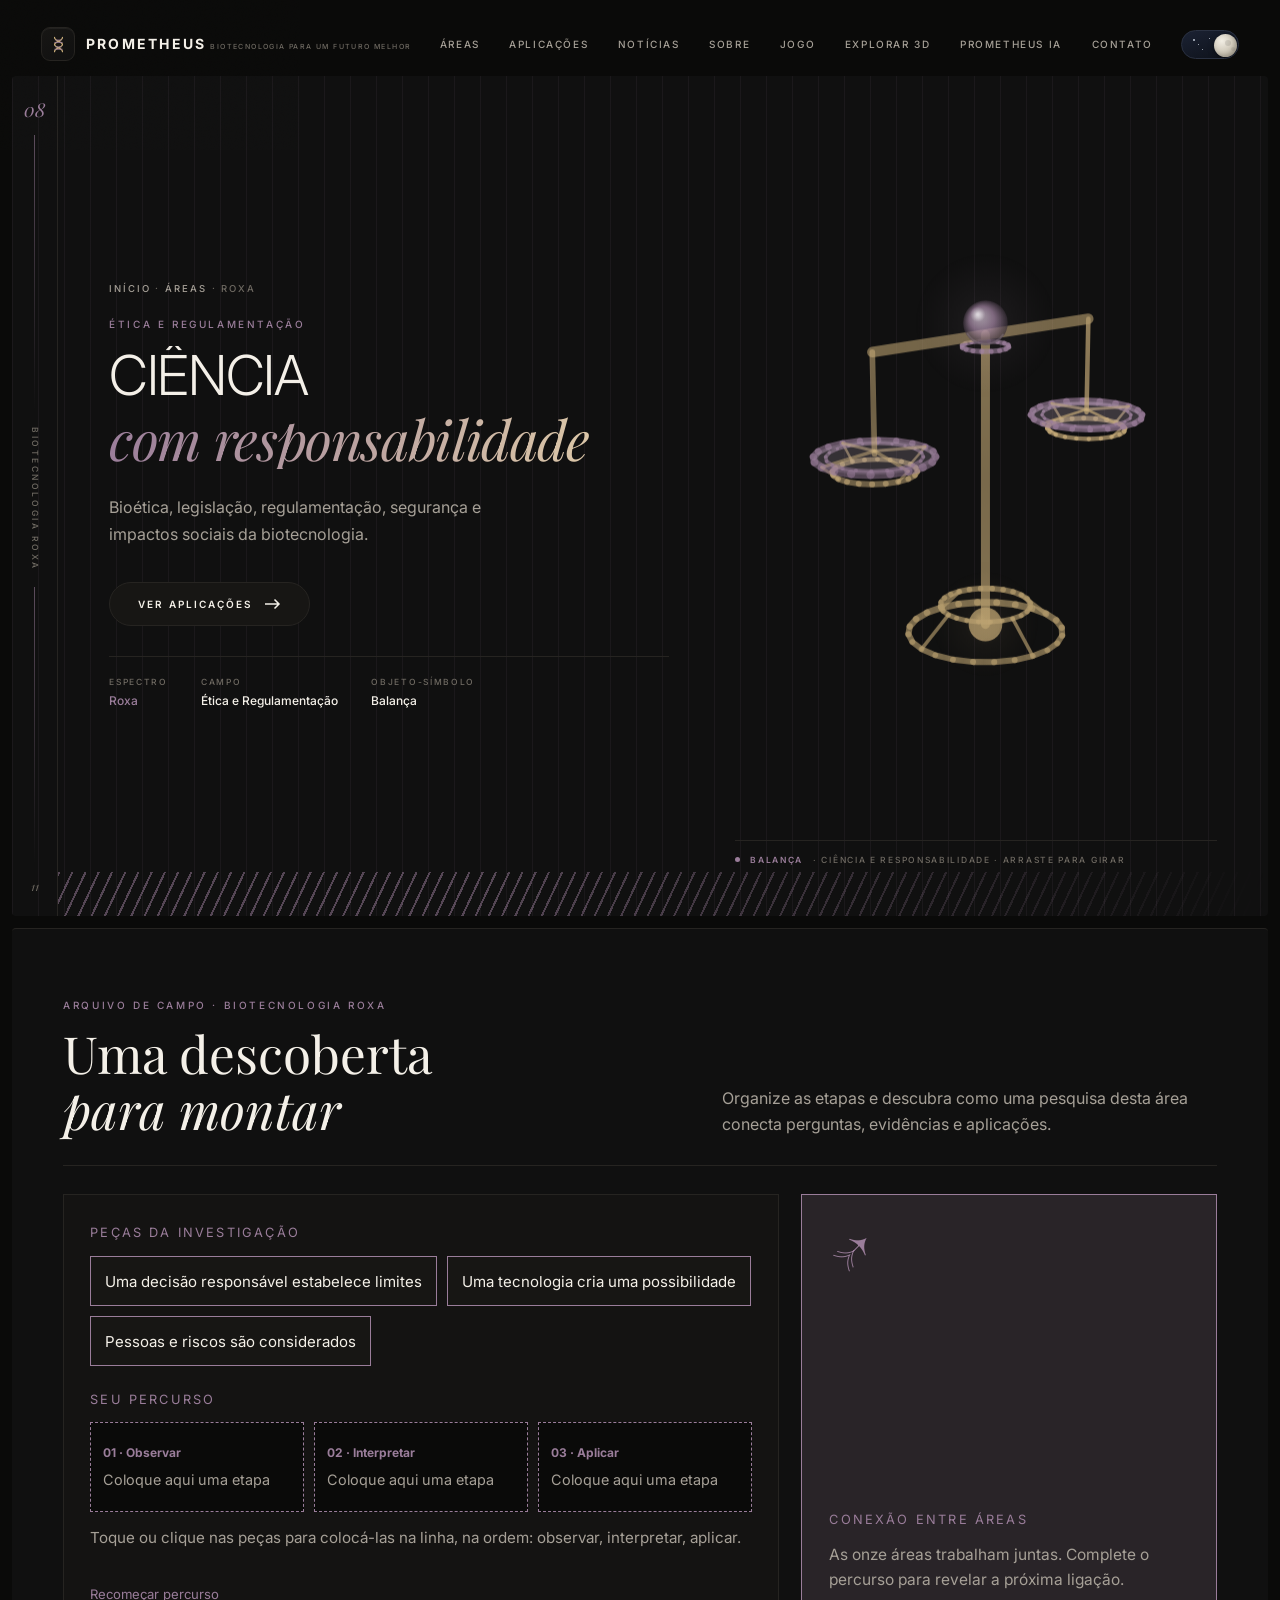
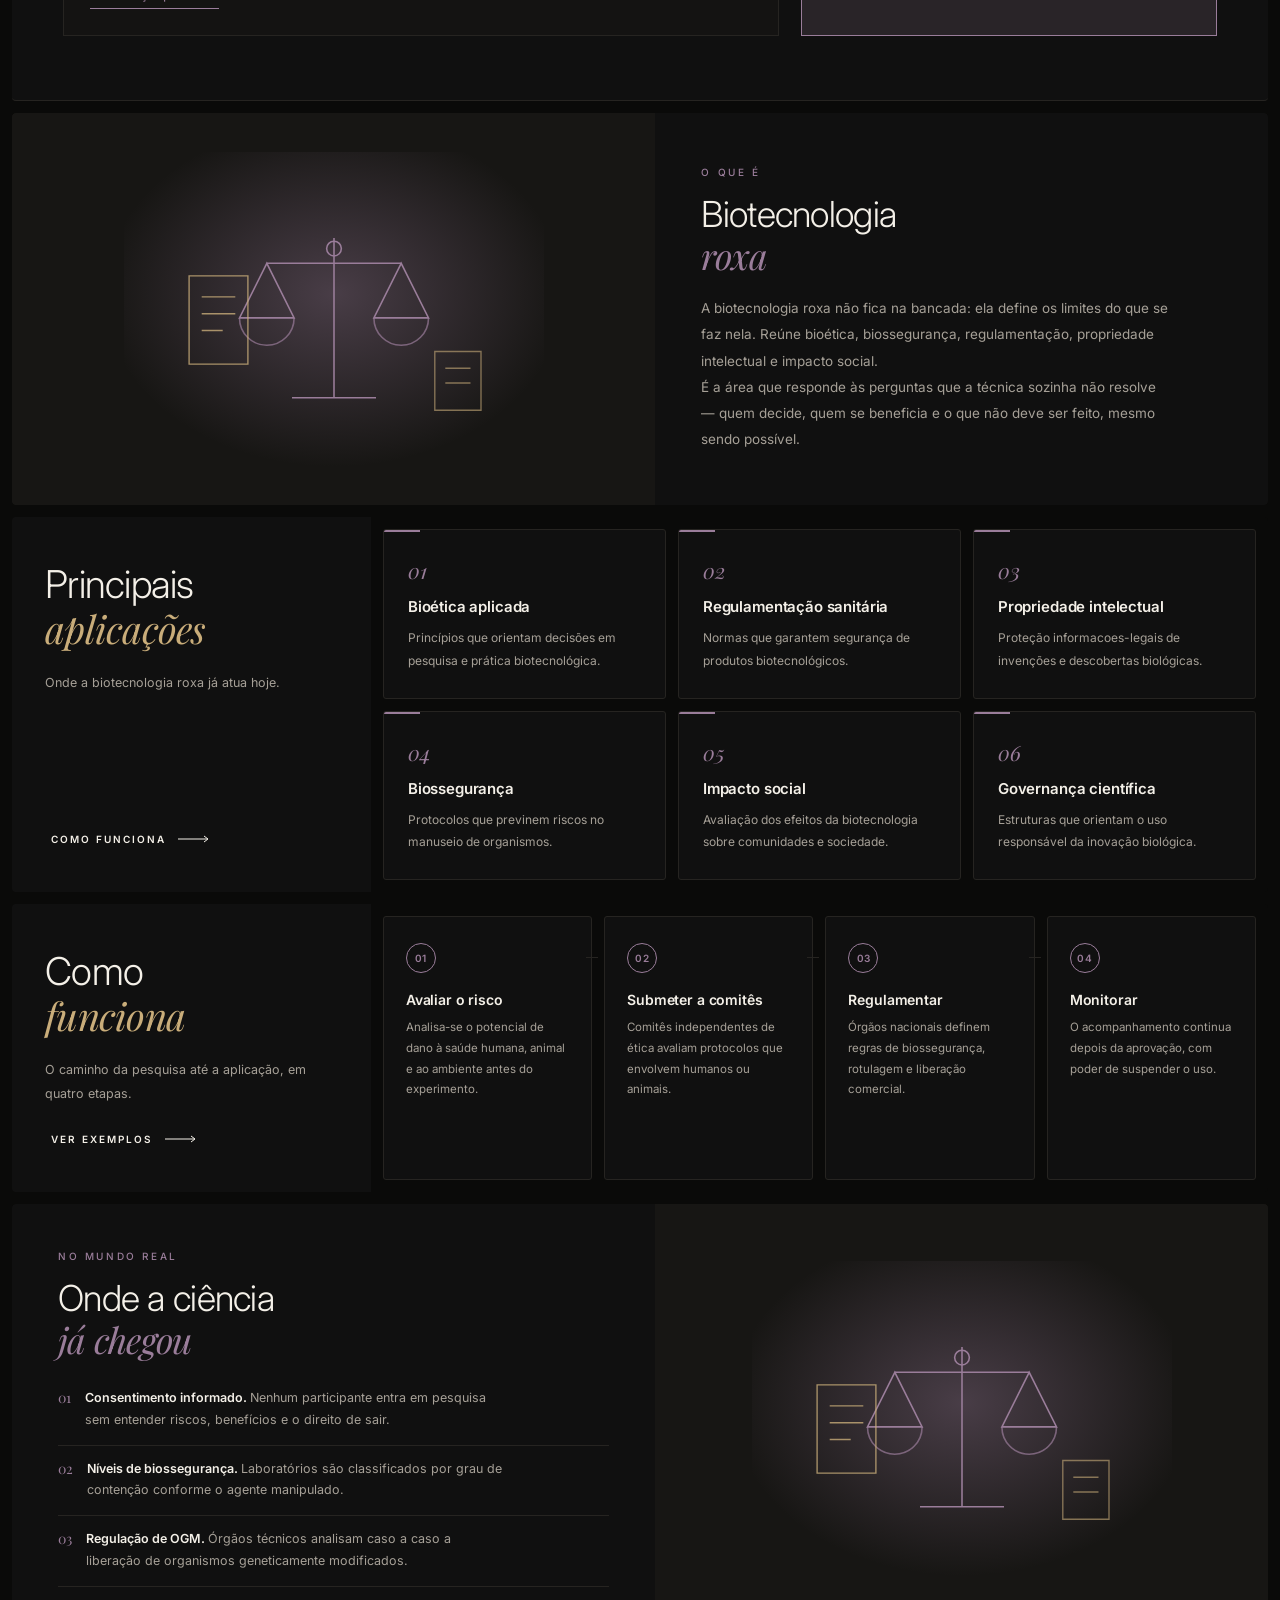
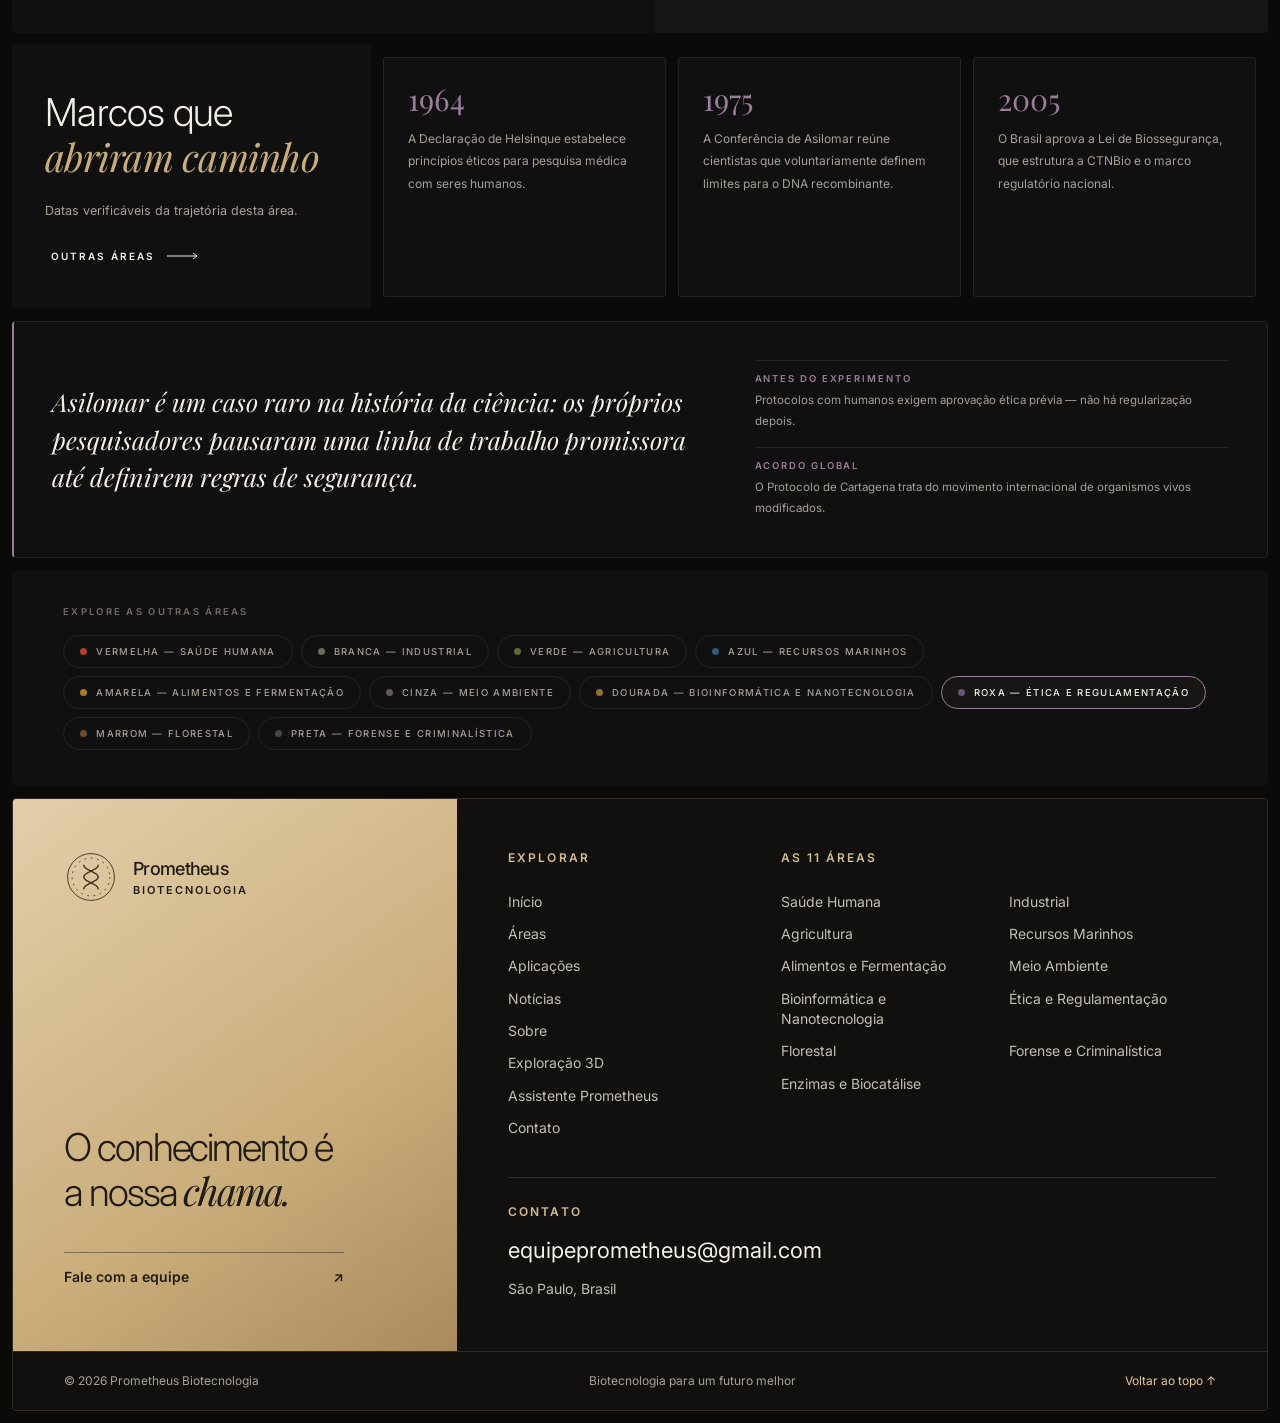
<file: areas/etica/index.html>
<!DOCTYPE html>
<html lang="pt-BR" data-theme="dark" data-area="etica">
<head>
    <meta charset="UTF-8">
    <meta name="viewport" content="width=device-width, initial-scale=1.0">
    <meta name="theme-color" content="#080808">

    <title>Ética — Prometheus Biotecnologia</title>

    <link rel="preconnect" href="https://fonts.googleapis.com">
    <link rel="preconnect" href="https://fonts.gstatic.com" crossorigin>
    <link
        href="https://fonts.googleapis.com/css2?family=Inter:wght@300;400;500;600;700&family=Playfair+Display:ital,wght@0,400;1,400;1,500&display=swap"
        rel="stylesheet"
    >
    <link rel="stylesheet" href="../../style.css">
<link rel="stylesheet" href="../../explore.css">
<link rel="stylesheet" href="../../footer-refresh.css">
</head>

<body id="topo">

    <div class="carregador" id="carregador">
        <div class="carregador__interno">
            <div class="carregador__numero" id="numeroCarregamento">000</div>
            <div class="carregador__barra">
                <i id="barraCarregamento"></i>
            </div>
            <div class="carregador__texto">Prometheus Biotecnologia</div>
        </div>
    </div>

    <div class="progresso" id="progresso"></div>

    <svg class="granulado" xmlns="http://www.w3.org/2000/svg">
        <filter id="grainF">
            <feturbulence
                basefrequency="0.85"
                numoctaves="4"
                type="fractalNoise"
            ></feturbulence>
        </filter>
        <rect filter="url(#grainF)" height="100%" width="100%"></rect>
    </svg>

    <nav aria-label="Menu" class="menu-movel" id="menu-movel">
        <button class="menu-movel__fechar" id="fecharMenu">Fechar ✕</button>

        <a
            data-alvo-secao="inicio"
            data-pagina="home"
            href="../../index.html#inicio"
        >Início</a>

        <a
            data-alvo-secao="areas"
            data-pagina="home"
            href="../../index.html#areas"
        >Áreas</a>

        <a
            data-alvo-secao="aplicacoes"
            data-pagina="home"
            href="../../index.html#aplicacoes"
        >Aplicações</a>

        <a
            data-alvo-secao="noticias"
            data-pagina="home"
            href="../../index.html#noticias"
        >Notícias</a>

        <a
            data-alvo-secao="sobre"
            data-pagina="home"
            href="../../index.html#sobre"
        >Sobre</a>
        <a href="../../jogo/index.html">Jogo</a>

        <a href="../../explorar/index.html">
          Exploração 3D
        </a>

        <a href="../../ia/index.html">
          Assistente Prometheus
        </a>

        <a
            data-alvo-secao="contato"
            data-pagina="home"
            href="../../index.html#contato"
        >Contato</a>
    </nav>

    <div class="moldura">

        <header class="navegacao" id="navegacao">

            <a
                class="marca"
                data-pagina="home"
                href="../../index.html#inicio"
            >
                <span class="marca__simbolo">
                    <svg aria-hidden="true" fill="none" viewbox="0 0 24 24">
                        <g
                            stroke="var(--beige)"
                            stroke-linecap="round"
                            stroke-width="1.5"
                        >
                            <path d="M7 3c0 5 10 5 10 9s-10 4-10 9"></path>
                            <path d="M17 3c0 5-10 5-10 9s10 4 10 9"></path>
                        </g>

                        <g
                            opacity=".9"
                            stroke="var(--area)"
                            stroke-linecap="round"
                            stroke-width="1.2"
                        >
                            <path d="M8.6 6.4h6.8M7.4 9.4h9.2M8.6 15h6.8M7.4 18h9.2"></path>
                        </g>
                    </svg>
                </span>

                <span class="marca__texto">
                    <span class="marca__nome">Prometheus</span>
                    <span class="marca__subtitulo">
                        Biotecnologia para um futuro melhor
                    </span>
                </span>
            </a>

            <nav
                aria-label="Navegação principal"
                class="navegacao__links"
                id="linksNavegacao"
            >
                <a
                    data-alvo-secao="areas"
                    data-pagina="home"
                    href="../../index.html#areas"
                >ÁREAS</a>

                <a
                    data-alvo-secao="aplicacoes"
                    data-pagina="home"
                    href="../../index.html#aplicacoes"
                >APLICAÇÕES</a>

                <a
                    data-alvo-secao="noticias"
                    data-pagina="home"
                    href="../../index.html#noticias"
                >NOTÍCIAS</a>

                <a
                    data-alvo-secao="sobre"
                    data-pagina="home"
                    href="../../index.html#sobre"
                >SOBRE</a>
                <a href="../../jogo/index.html">JOGO</a>

                <a href="../../explorar/index.html">
                  EXPLORAR 3D
                </a>

                <a href="../../ia/index.html">
                  PROMETHEUS IA
                </a>

                <a
                    data-alvo-secao="contato"
                    data-pagina="home"
                    href="../../index.html#contato"
                >CONTATO</a>
            </nav>

            <div class="navegacao__direita">

                <button
                    aria-label="Alternar modo claro e escuro"
                    aria-pressed="false"
                    class="alternador"
                    id="botaoTema"
                >
                    <span class="alternador__estrelas">
                        <i></i>
                        <i></i>
                        <i></i>
                        <i></i>
                    </span>
                    <span class="alternador__botao"></span>
                </button>

                <button
                    aria-label="Abrir menu"
                    class="botao-menu"
                    id="botao-menu"
                >
                    <b></b>
                </button>

            </div>

        </header>

        <main>

            <div class="pagina ativa" id="view-etica">

                <section
                    class="inicio-area faixa"
                    data-padrao="etica"
                    data-secao="inicio"
                >

                    <div class="inicio-area__trilho">
                        <b>08</b>
                        <i></i>
                        <span>Biotecnologia Roxa</span>
                        <i></i>
                        <b style="color:var(--text-faint);font-size:12px">11</b>
                    </div>

                    <div class="inicio-area__grade">

                        <div class="inicio-area__conteudo">

                            <span class="migalhas">
                                <a
                                    data-pagina="home"
                                    href="../../index.html#inicio"
                                >Início</a>
                                ·
                                <a
                                    data-alvo-secao="areas"
                                    data-pagina="home"
                                    href="../../index.html#areas"
                                >Áreas</a>
                                · Roxa
                            </span>

                            <span class="eyebrow">
                                Ética e Regulamentação
                            </span>

                            <h1>
                                <span class="linha">
                                    <span>CIÊNCIA</span>
                                </span>
                                <span class="linha">
                                    <span class="italico">
                                        com responsabilidade
                                    </span>
                                </span>
                            </h1>

                            <p class="inicio__descricao">
                                Bioética, legislação, regulamentação, segurança e impactos sociais da biotecnologia.
                            </p>

                            <button
                                class="botao"
                                data-rolagem="aplicacoes"
                            >
                                Ver aplicações
                                <svg viewbox="0 0 16 12">
                                    <path d="M0 6h13M9.5 1.5 14 6l-4.5 4.5"></path>
                                </svg>
                            </button>

                            <dl class="ficha">

                                <div>
                                    <dt>Espectro</dt>
                                    <dd><em>Roxa</em></dd>
                                </div>

                                <div>
                                    <dt>Campo</dt>
                                    <dd>Ética e Regulamentação</dd>
                                </div>

                                <div>
                                    <dt>Objeto-símbolo</dt>
                                    <dd>Balança</dd>
                                </div>

                            </dl>

                        </div>

                        <div class="inicio-area__palco">
                            <div
                                class="inicio__palco"
                                data-object="Balança"
                            ></div>

                            <span class="inicio-area__rotulo">
                                <i></i>
                                <b>Balança</b> · Ciência e responsabilidade · arraste para girar
                            </span>
                        </div>

                    </div>

                    <div class="inicio-area__faixa"></div>

                </section>
<section class="investigacao faixa" data-secao="investigacao" data-missao="etica" data-explicacao="Aplicações biotecnológicas devem considerar evidências, direitos e consequências.">
      <div class="investigacao__topo"><div><span class="eyebrow">Arquivo de campo · Biotecnologia Roxa</span><h2>Uma descoberta<br><em>para montar</em></h2></div>
        <p>Organize as etapas e descubra como uma pesquisa desta área conecta perguntas, evidências e aplicações.</p></div>
      <div class="investigacao__miolo"><div class="investigacao__fluxo"><span class="investigacao__rotulo">Peças da investigação</span>
        <div class="investigacao__origem"><button type="button" class="investigacao__peca" draggable="true" data-peca="3">Uma decisão responsável estabelece limites</button><button type="button" class="investigacao__peca" draggable="true" data-peca="1">Uma tecnologia cria uma possibilidade</button><button type="button" class="investigacao__peca" draggable="true" data-peca="2">Pessoas e riscos são considerados</button></div><span class="investigacao__rotulo">Seu percurso</span>
        <ol class="investigacao__destinos"><li><button type="button" class="investigacao__destino" data-espaco="0" aria-label="Etapa 1; toque para retirar uma peça"></button></li><li><button type="button" class="investigacao__destino" data-espaco="1" aria-label="Etapa 2; toque para retirar uma peça"></button></li><li><button type="button" class="investigacao__destino" data-espaco="2" aria-label="Etapa 3; toque para retirar uma peça"></button></li></ol><p class="investigacao__feedback" data-feedback role="status" aria-live="polite"></p>
        <button class="investigacao__reset" type="button" data-reiniciar>Recomeçar percurso</button></div>
        <aside class="investigacao__descoberta"><span aria-hidden="true">↗</span><div><span class="investigacao__rotulo">Conexão entre áreas</span>
        <p>As onze áreas trabalham juntas. Complete o percurso para revelar a próxima ligação.</p>
        <div data-conexao hidden><a href="../forense/index.html">Explorar a próxima conexão ↗</a></div></div></aside></div>
    </section>

                <section class="fundo faixa" data-secao="sobre">

                    <div class="cena revelar">

                        <div class="cena__visual">

                            <svg
                                aria-label="Ilustração da biotecnologia roxa"
                                class="cena__arte"
                                fill="none"
                                role="img"
                                viewbox="0 0 400 300"
                            >
                                <defs>

                                    <lineargradient
                                        id="getica-a"
                                        x1="0"
                                        x2="1"
                                        y1="0"
                                        y2="1"
                                    >
                                        <stop
                                            offset="0"
                                            stop-color="var(--area)"
                                            stop-opacity=".28"
                                        ></stop>
                                        <stop
                                            offset="1"
                                            stop-color="var(--area)"
                                            stop-opacity="0"
                                        ></stop>
                                    </lineargradient>

                                    <radialgradient
                                        cx="50%"
                                        cy="45%"
                                        id="retica-a"
                                        r="55%"
                                    >
                                        <stop
                                            offset="0"
                                            stop-color="var(--area)"
                                            stop-opacity=".38"
                                        ></stop>
                                        <stop
                                            offset="1"
                                            stop-color="var(--area)"
                                            stop-opacity="0"
                                        ></stop>
                                    </radialgradient>

                                </defs>

                                <rect
                                    fill="url(#retica-a)"
                                    height="300"
                                    width="400"
                                ></rect>

                                <g
                                    stroke="var(--area)"
                                    stroke-width="1.5"
                                >
                                    <path d="M200 82v152"></path>
                                    <path d="M136 106h128"></path>
                                    <path d="M160 234h80"></path>
                                    <path d="M136 106l-26 52h52z"></path>
                                    <path d="M264 106l-26 52h52z"></path>
                                    <path
                                        d="M110 158a26 26 0 0 0 52 0M238 158a26 26 0 0 0 52 0"
                                        opacity=".7"
                                    ></path>
                                    <circle
                                        cx="200"
                                        cy="92"
                                        r="7"
                                    ></circle>
                                </g>

                                <g
                                    opacity=".8"
                                    stroke="var(--beige)"
                                    stroke-width="1.3"
                                >
                                    <path d="M62 118h56v84H62z"></path>
                                    <path d="M74 138h32M74 154h32M74 170h20"></path>
                                </g>

                                <g
                                    opacity=".6"
                                    stroke="var(--beige)"
                                    stroke-width="1.3"
                                >
                                    <path d="M296 190h44v56h-44z"></path>
                                    <path d="M306 206h24M306 220h24"></path>
                                </g>

                            </svg>

                        </div>

                        <div class="cena__corpo">

                            <span class="eyebrow">O que é</span>

                            <h2>
                                Biotecnologia<br/>
                                <span class="italico">roxa</span>
                            </h2>

                            <div>
                                <p>
                                    A biotecnologia roxa não fica na bancada: ela define os limites do que se faz nela. Reúne bioética, biossegurança, regulamentação, propriedade intelectual e impacto social.
                                </p>

                                <p>
                                    É a área que responde às perguntas que a técnica sozinha não resolve — quem decide, quem se beneficia e o que não deve ser feito, mesmo sendo possível.
                                </p>
                            </div>

                        </div>

                    </div>

                </section>

                <section class="fundo faixa" data-secao="aplicacoes">

                    <div class="cabecalho-dividido">

                        <div class="cabecalho-dividido__esquerda">

                            <div>

                                <h2 class="revelar">
                                    Principais<br/>
                                    <span class="italico">aplicações</span>
                                </h2>

                                <p class="revelar" data-atraso="1">
                                    Onde a biotecnologia roxa já atua hoje.
                                </p>

                            </div>

                            <button
                                class="link revelar"
                                data-atraso="2"
                                data-rolagem="processo"
                            >
                                <span>Como funciona</span>
                                <svg fill="none" viewbox="0 0 34 8">
                                    <path
                                        d="M0 4h30M26 1l4 3-4 3"
                                        stroke="currentColor"
                                    ></path>
                                </svg>
                            </button>

                        </div>

                        <div class="grade-cartoes">

                            <article
                                class="cartao-tematico revelar"
                                data-atraso="1"
                            >
                                <span class="cartao-tematico__numero">01</span>
                                <h3>Bioética aplicada</h3>
                                <p>
                                    Princípios que orientam decisões em pesquisa e prática biotecnológica.
                                </p>
                            </article>

                            <article
                                class="cartao-tematico revelar"
                                data-atraso="2"
                            >
                                <span class="cartao-tematico__numero">02</span>
                                <h3>Regulamentação sanitária</h3>
                                <p>
                                    Normas que garantem segurança de produtos biotecnológicos.
                                </p>
                            </article>

                            <article
                                class="cartao-tematico revelar"
                                data-atraso="3"
                            >
                                <span class="cartao-tematico__numero">03</span>
                                <h3>Propriedade intelectual</h3>
                                <p>
                                    Proteção informacoes-legais de invenções e descobertas biológicas.
                                </p>
                            </article>

                            <article
                                class="cartao-tematico revelar"
                                data-atraso="4"
                            >
                                <span class="cartao-tematico__numero">04</span>
                                <h3>Biossegurança</h3>
                                <p>
                                    Protocolos que previnem riscos no manuseio de organismos.
                                </p>
                            </article>

                            <article
                                class="cartao-tematico revelar"
                                data-atraso="4"
                            >
                                <span class="cartao-tematico__numero">05</span>
                                <h3>Impacto social</h3>
                                <p>
                                    Avaliação dos efeitos da biotecnologia sobre comunidades e sociedade.
                                </p>
                            </article>

                            <article
                                class="cartao-tematico revelar"
                                data-atraso="4"
                            >
                                <span class="cartao-tematico__numero">06</span>
                                <h3>Governança científica</h3>
                                <p>
                                    Estruturas que orientam o uso responsável da inovação biológica.
                                </p>
                            </article>

                        </div>

                    </div>

                </section>

                <section class="fundo faixa" data-secao="processo">

                    <div class="cabecalho-dividido">

                        <div class="cabecalho-dividido__esquerda">

                            <div>

                                <h2 class="revelar">
                                    Como<br/>
                                    <span class="italico">funciona</span>
                                </h2>

                                <p class="revelar" data-atraso="1">
                                    O caminho da pesquisa até a aplicação, em quatro etapas.
                                </p>

                            </div>

                            <button
                                class="link revelar"
                                data-atraso="2"
                                data-rolagem="exemplos"
                            >
                                <span>Ver exemplos</span>
                                <svg fill="none" viewbox="0 0 34 8">
                                    <path
                                        d="M0 4h30M26 1l4 3-4 3"
                                        stroke="currentColor"
                                    ></path>
                                </svg>
                            </button>

                        </div>

                        <div class="etapas">

                            <article
                                class="etapa revelar"
                                data-atraso="1"
                            >
                                <span class="etapa__numero">01</span>
                                <h3>Avaliar o risco</h3>
                                <p>
                                    Analisa-se o potencial de dano à saúde humana, animal e ao ambiente antes do experimento.
                                </p>
                            </article>

                            <article
                                class="etapa revelar"
                                data-atraso="2"
                            >
                                <span class="etapa__numero">02</span>
                                <h3>Submeter a comitês</h3>
                                <p>
                                    Comitês independentes de ética avaliam protocolos que envolvem humanos ou animais.
                                </p>
                            </article>

                            <article
                                class="etapa revelar"
                                data-atraso="3"
                            >
                                <span class="etapa__numero">03</span>
                                <h3>Regulamentar</h3>
                                <p>
                                    Órgãos nacionais definem regras de biossegurança, rotulagem e liberação comercial.
                                </p>
                            </article>

                            <article
                                class="etapa revelar"
                                data-atraso="4"
                            >
                                <span class="etapa__numero">04</span>
                                <h3>Monitorar</h3>
                                <p>
                                    O acompanhamento continua depois da aprovação, com poder de suspender o uso.
                                </p>
                            </article>

                        </div>

                    </div>

                </section>

                <section class="fundo faixa" data-secao="exemplos">

                    <div class="cena cena--invertida revelar">

                        <div class="cena__visual">

                            <svg
                                aria-label="Aplicações reais da biotecnologia roxa"
                                class="cena__arte"
                                fill="none"
                                role="img"
                                viewbox="0 0 400 300"
                            >
                                <defs>

                                    <lineargradient
                                        id="getica-b"
                                        x1="0"
                                        x2="1"
                                        y1="0"
                                        y2="1"
                                    >
                                        <stop
                                            offset="0"
                                            stop-color="var(--area)"
                                            stop-opacity=".28"
                                        ></stop>
                                        <stop
                                            offset="1"
                                            stop-color="var(--area)"
                                            stop-opacity="0"
                                        ></stop>
                                    </lineargradient>

                                    <radialgradient
                                        cx="50%"
                                        cy="45%"
                                        id="retica-b"
                                        r="55%"
                                    >
                                        <stop
                                            offset="0"
                                            stop-color="var(--area)"
                                            stop-opacity=".38"
                                        ></stop>
                                        <stop
                                            offset="1"
                                            stop-color="var(--area)"
                                            stop-opacity="0"
                                        ></stop>
                                    </radialgradient>

                                </defs>

                                <rect
                                    fill="url(#retica-b)"
                                    height="300"
                                    width="400"
                                ></rect>

                                <g
                                    stroke="var(--area)"
                                    stroke-width="1.5"
                                >
                                    <path d="M200 82v152"></path>
                                    <path d="M136 106h128"></path>
                                    <path d="M160 234h80"></path>
                                    <path d="M136 106l-26 52h52z"></path>
                                    <path d="M264 106l-26 52h52z"></path>
                                    <path
                                        d="M110 158a26 26 0 0 0 52 0M238 158a26 26 0 0 0 52 0"
                                        opacity=".7"
                                    ></path>
                                    <circle
                                        cx="200"
                                        cy="92"
                                        r="7"
                                    ></circle>
                                </g>

                                <g
                                    opacity=".8"
                                    stroke="var(--beige)"
                                    stroke-width="1.3"
                                >
                                    <path d="M62 118h56v84H62z"></path>
                                    <path d="M74 138h32M74 154h32M74 170h20"></path>
                                </g>

                                <g
                                    opacity=".6"
                                    stroke="var(--beige)"
                                    stroke-width="1.3"
                                >
                                    <path d="M296 190h44v56h-44z"></path>
                                    <path d="M306 206h24M306 220h24"></path>
                                </g>

                            </svg>

                        </div>

                        <div class="cena__corpo">

                            <span class="eyebrow">No mundo real</span>

                            <h2>
                                Onde a ciência<br/>
                                <span class="italico">já chegou</span>
                            </h2>

                            <div
                                class="cartao-lista"
                                style="padding:0;grid-template-columns:1fr;gap:12px;margin-top:8px"
                            >
                                <div>
                                    <b>01</b>
                                    <p>
                                        <strong style="color:var(--text);font-weight:600">
                                            Consentimento informado.
                                        </strong>
                                        Nenhum participante entra em pesquisa sem entender riscos, benefícios e o direito de sair.
                                    </p>
                                </div>

                                <div>
                                    <b>02</b>
                                    <p>
                                        <strong style="color:var(--text);font-weight:600">
                                            Níveis de biossegurança.
                                        </strong>
                                        Laboratórios são classificados por grau de contenção conforme o agente manipulado.
                                    </p>
                                </div>

                                <div>
                                    <b>03</b>
                                    <p>
                                        <strong style="color:var(--text);font-weight:600">
                                            Regulação de OGM.
                                        </strong>
                                        Órgãos técnicos analisam caso a caso a liberação de organismos geneticamente modificados.
                                    </p>
                                </div>
                            </div>

                        </div>

                    </div>

                </section>

                <section class="fundo faixa" data-secao="marcos">

                    <div class="cabecalho-dividido">

                        <div class="cabecalho-dividido__esquerda">

                            <div>

                                <h2 class="revelar">
                                    Marcos que<br/>
                                    <span class="italico">abriram caminho</span>
                                </h2>

                                <p class="revelar" data-atraso="1">
                                    Datas verificáveis da trajetória desta área.
                                </p>

                            </div>

                            <button
                                class="link revelar"
                                data-atraso="2"
                                data-rolagem="outras"
                            >
                                <span>Outras áreas</span>
                                <svg fill="none" viewbox="0 0 34 8">
                                    <path
                                        d="M0 4h30M26 1l4 3-4 3"
                                        stroke="currentColor"
                                    ></path>
                                </svg>
                            </button>

                        </div>

                        <div class="fatos">

                            <article
                                class="fato revelar"
                                data-atraso="1"
                            >
                                <b>1964</b>
                                <p>
                                    A Declaração de Helsinque estabelece princípios éticos para pesquisa médica com seres humanos.
                                </p>
                            </article>

                            <article
                                class="fato revelar"
                                data-atraso="2"
                            >
                                <b>1975</b>
                                <p>
                                    A Conferência de Asilomar reúne cientistas que voluntariamente definem limites para o DNA recombinante.
                                </p>
                            </article>

                            <article
                                class="fato revelar"
                                data-atraso="3"
                            >
                                <b>2005</b>
                                <p>
                                    O Brasil aprova a Lei de Biossegurança, que estrutura a CTNBio e o marco regulatório nacional.
                                </p>
                            </article>

                        </div>

                    </div>

                </section>

                <section class="faixa" style="padding:0 0 0 0">

                    <div class="citacao revelar">

                        <p class="citacao__principal">
                            Asilomar é um caso raro na história da ciência: os próprios pesquisadores pausaram uma linha de trabalho promissora até definirem regras de segurança.
                        </p>

                        <div class="citacao__lateral">

                            <div>
                                <b>Antes do experimento</b>
                                <p>
                                    Protocolos com humanos exigem aprovação ética prévia — não há regularização depois.
                                </p>
                            </div>

                            <div>
                                <b>Acordo global</b>
                                <p>
                                    O Protocolo de Cartagena trata do movimento internacional de organismos vivos modificados.
                                </p>
                            </div>

                        </div>

                    </div>

                </section>

                <section class="central faixa" data-secao="outras">

                    <h4>Explore as outras áreas</h4>

                    <div class="central__linha">

                        <button class="central__item" data-pagina="saude">
                            <i style="background:#a8432a"></i>
                            Vermelha — Saúde Humana
                        </button>

                        <button class="central__item" data-pagina="industrial">
                            <i style="background:#6e685c"></i>
                            Branca — Industrial
                        </button>

                        <button class="central__item" data-pagina="agricola">
                            <i style="background:#5f6b37"></i>
                            Verde — Agricultura
                        </button>

                        <button class="central__item" data-pagina="marinha">
                            <i style="background:#2e5b78"></i>
                            Azul — Recursos Marinhos
                        </button>

                        <button class="central__item" data-pagina="alimentar">
                            <i style="background:#a97c22"></i>
                            Amarela — Alimentos e Fermentação
                        </button>

                        <button class="central__item" data-pagina="ambiental">
                            <i style="background:#625d54"></i>
                            Cinza — Meio Ambiente
                        </button>

                        <button
                            class="central__item"
                            data-pagina="bioinformatica"
                        >
                            <i style="background:#8f7238"></i>
                            Dourada — Bioinformática e Nanotecnologia
                        </button>

                        <button
                            class="central__item atual"
                            data-pagina="etica"
                        >
                            <i style="background:#6b5470"></i>
                            Roxa — Ética e Regulamentação
                        </button>

                        <button class="central__item" data-pagina="florestal">
                            <i style="background:#6b4c32"></i>
                            Marrom — Florestal
                        </button>

                        <button class="central__item" data-pagina="forense">
                            <i style="background:#48453f"></i>
                            Preta — Forense e Criminalística
                        </button>

                    </div>

                </section>

            </div>

        </main>

        <footer class="rodape rodape--novo">
      <div class="rodape__principal">
        <div class="rodape__manifesto">
          <div class="rodape__assinatura">
            <svg class="rodape__selo" fill="none" viewBox="0 0 60 60" aria-hidden="true">
              <circle cx="30" cy="30" r="26" stroke="currentColor" stroke-width="1"></circle>
              <circle cx="30" cy="30" r="21" stroke="currentColor" stroke-dasharray="2 5" stroke-width="1"></circle>
              <g stroke="currentColor" stroke-linecap="round" stroke-width="1.6">
                <path d="M22 17c0 6 16 7 16 13s-16 7-16 13"></path>
                <path d="M38 17c0 6-16 7-16 13s16 7 16 13"></path>
              </g>
            </svg>
            <div>
              <strong>Prometheus</strong>
              <span>BIOTECNOLOGIA</span>
            </div>
          </div>
          <p class="rodape__frase">O conhecimento é<br>a nossa <em>chama.</em></p>
          <a class="rodape__convite" href="../../index.html#contato">
            <span>Fale com a equipe</span>
            <span aria-hidden="true">↗</span>
          </a>
        </div>

        <div class="rodape__menus">
          <nav class="rodape__grupo" aria-label="Navegação do rodapé">
            <h2>Explorar</h2>
          <a href="../../index.html#inicio">Início</a>
          <a href="../../index.html#areas">Áreas</a>
          <a href="../../index.html#aplicacoes">Aplicações</a>
          <a href="../../index.html#noticias">Notícias</a>
          <a href="../../index.html#sobre">Sobre</a>
          <a href="../../explorar/index.html">Exploração 3D</a>
          <a href="../../ia/index.html">Assistente Prometheus</a>
          <a href="../../index.html#contato">Contato</a>
          </nav>
          <nav class="rodape__grupo rodape__grupo--areas" aria-label="Áreas da biotecnologia">
            <h2>As 11 áreas</h2>
            <div class="rodape__lista-areas">
          <a href="../saude/index.html">Saúde Humana</a>
          <a href="../industrial/index.html">Industrial</a>
          <a href="../agricola/index.html">Agricultura</a>
          <a href="../marinha/index.html">Recursos Marinhos</a>
          <a href="../alimentar/index.html">Alimentos e Fermentação</a>
          <a href="../ambiental/index.html">Meio Ambiente</a>
          <a href="../bioinformatica/index.html">Bioinformática e Nanotecnologia</a>
          <a href="../etica/index.html">Ética e Regulamentação</a>
          <a href="../florestal/index.html">Florestal</a>
          <a href="../forense/index.html">Forense e Criminalística</a>
          <a href="../enzimas/index.html">Enzimas e Biocatálise</a>
            </div>
          </nav>
          <div class="rodape__grupo rodape__grupo--contato">
            <h2>Contato</h2>
            <a class="rodape__email" href="mailto:equipeprometheus@gmail.com">equipeprometheus@gmail.com</a>
            <span>São Paulo, Brasil</span>
          </div>
        </div>
      </div>
      <div class="rodape__base">
        <span>© 2026 Prometheus Biotecnologia</span>
        <span class="rodape__nota">Biotecnologia para um futuro melhor</span>
        <a href="#topo">Voltar ao topo <span aria-hidden="true">↑</span></a>
      </div>
    </footer>

    </div>

    <div
        aria-hidden="true"
        aria-labelledby="dnaTitle"
        aria-modal="true"
        class="janela-dna"
        id="dnaModal"
        role="dialog"
    >

        <div class="janela-dna__fundo"></div>

        <div class="janela-dna__painel">

            <button
                aria-label="Fechar"
                class="janela-dna__fechar"
                data-atrasona-close=""
            >
                <svg viewbox="0 0 14 14">
                    <path
                        d="M1 1l12 12M13 1L1 13"
                        stroke="currentColor"
                        stroke-width="1.6"
                    ></path>
                </svg>
            </button>

            <span class="eyebrow">Estrutura da molécula</span>

            <h3 id="dnaTitle">
                Do DNA ao
                <span class="italico">nucleotídeo</span>
            </h3>

            <p class="janela-dna__descricao">
                O DNA é uma longa cadeia formada por unidades repetidas chamadas nucleotídeos. Cada nucleotídeo carrega, entre outras partes, uma base nitrogenada — e é a sequência dessas bases que guarda toda a informação genética.
            </p>

            <div class="fluxo-dna">

                <b class="destacado">DNA</b>

                <svg viewbox="0 0 20 10">
                    <path d="M0 5h16M12 1l4 4-4 4"></path>
                </svg>

                <b>Nucleotídeos</b>

                <svg viewbox="0 0 20 10">
                    <path d="M0 5h16M12 1l4 4-4 4"></path>
                </svg>

                <b>Bases nitrogenadas</b>

            </div>

            <div class="nucleo">

                <div class="nucleo__parte">

                    <span class="nucleo__forma p">
                        <svg viewbox="0 0 24 24">
                            <circle
                                cx="12"
                                cy="12"
                                r="7"
                            ></circle>
                        </svg>
                    </span>

                    <span>Grupo fosfato</span>

                </div>

                <span class="nucleo__mais">+</span>

                <div class="nucleo__parte">

                    <span class="nucleo__forma s">
                        <svg viewbox="0 0 24 24">
                            <path d="M4 8l8-5 8 5-8 5z"></path>
                            <path d="M4 8v8l8 5 8-5V8"></path>
                        </svg>
                    </span>

                    <span>Açúcar (desoxirribose)</span>

                </div>

                <span class="nucleo__mais">+</span>

                <div class="nucleo__parte">

                    <span class="nucleo__forma b">
                        <svg viewbox="0 0 24 24">
                            <path d="M12 3l8 6-3 9H7L4 9z"></path>
                        </svg>
                    </span>

                    <span>Base nitrogenada</span>

                </div>

                <span class="nucleo__mais">=</span>

                <div class="nucleo__parte">

                    <span class="nucleo__forma p">
                        <svg viewbox="0 0 24 24">
                            <path
                                d="M12 2v20M2 12h20"
                                stroke-width="2.4"
                            ></path>
                        </svg>
                    </span>

                    <span>Nucleotídeo</span>

                </div>

            </div>

            <span
                class="eyebrow"
                style="display:block;margin-bottom:12px"
            >
                Pareamento das bases
            </span>

            <div class="bases">

                <div class="base">
                    <b>A</b>
                    <em>Adenina</em>
                    <small>pareia com T</small>
                </div>

                <div class="base">
                    <b>T</b>
                    <em>Timina</em>
                    <small>pareia com A</small>
                </div>

                <div class="base">
                    <b>C</b>
                    <em>Citosina</em>
                    <small>pareia com G</small>
                </div>

                <div class="base">
                    <b>G</b>
                    <em>Guanina</em>
                    <small>pareia com C</small>
                </div>

            </div>

        </div>

    </div>

    <script src="../../script.js"></script>
<script src="../../explore.js"></script>

</body>
</html>
</file>
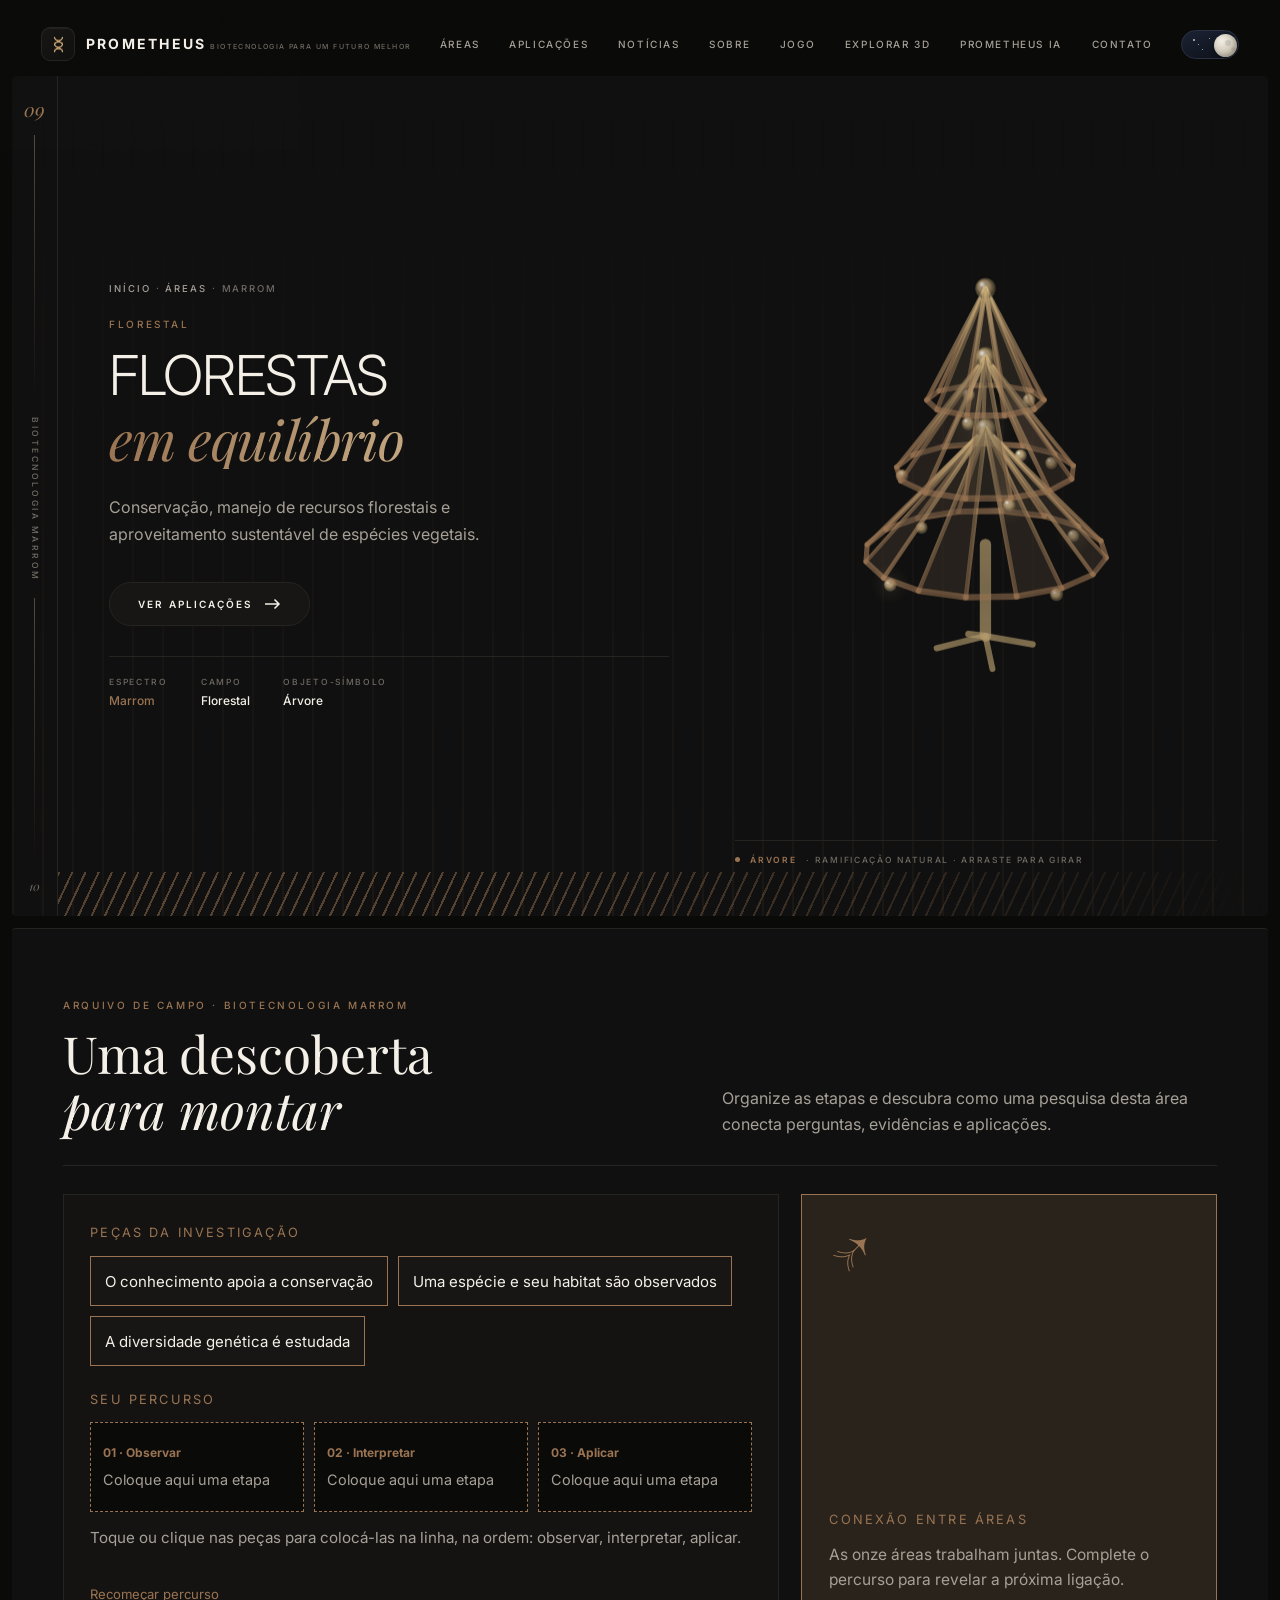
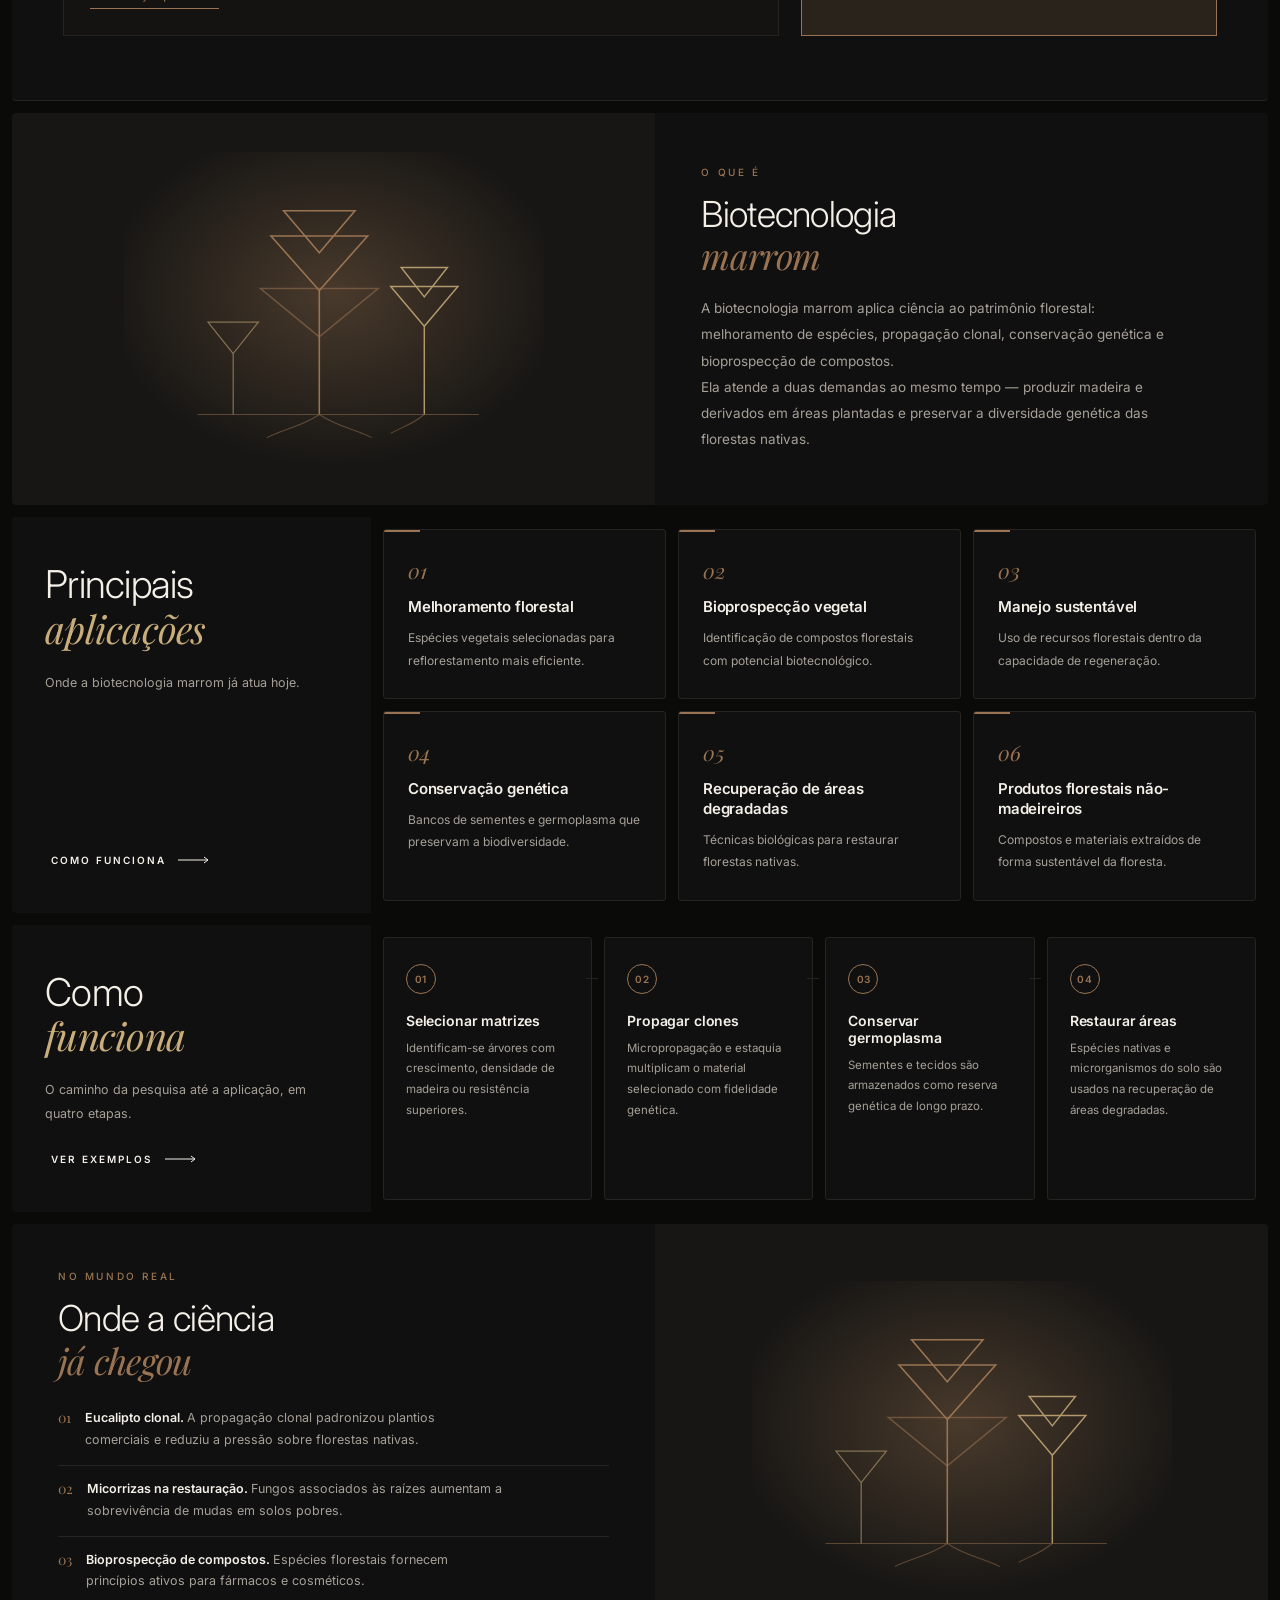
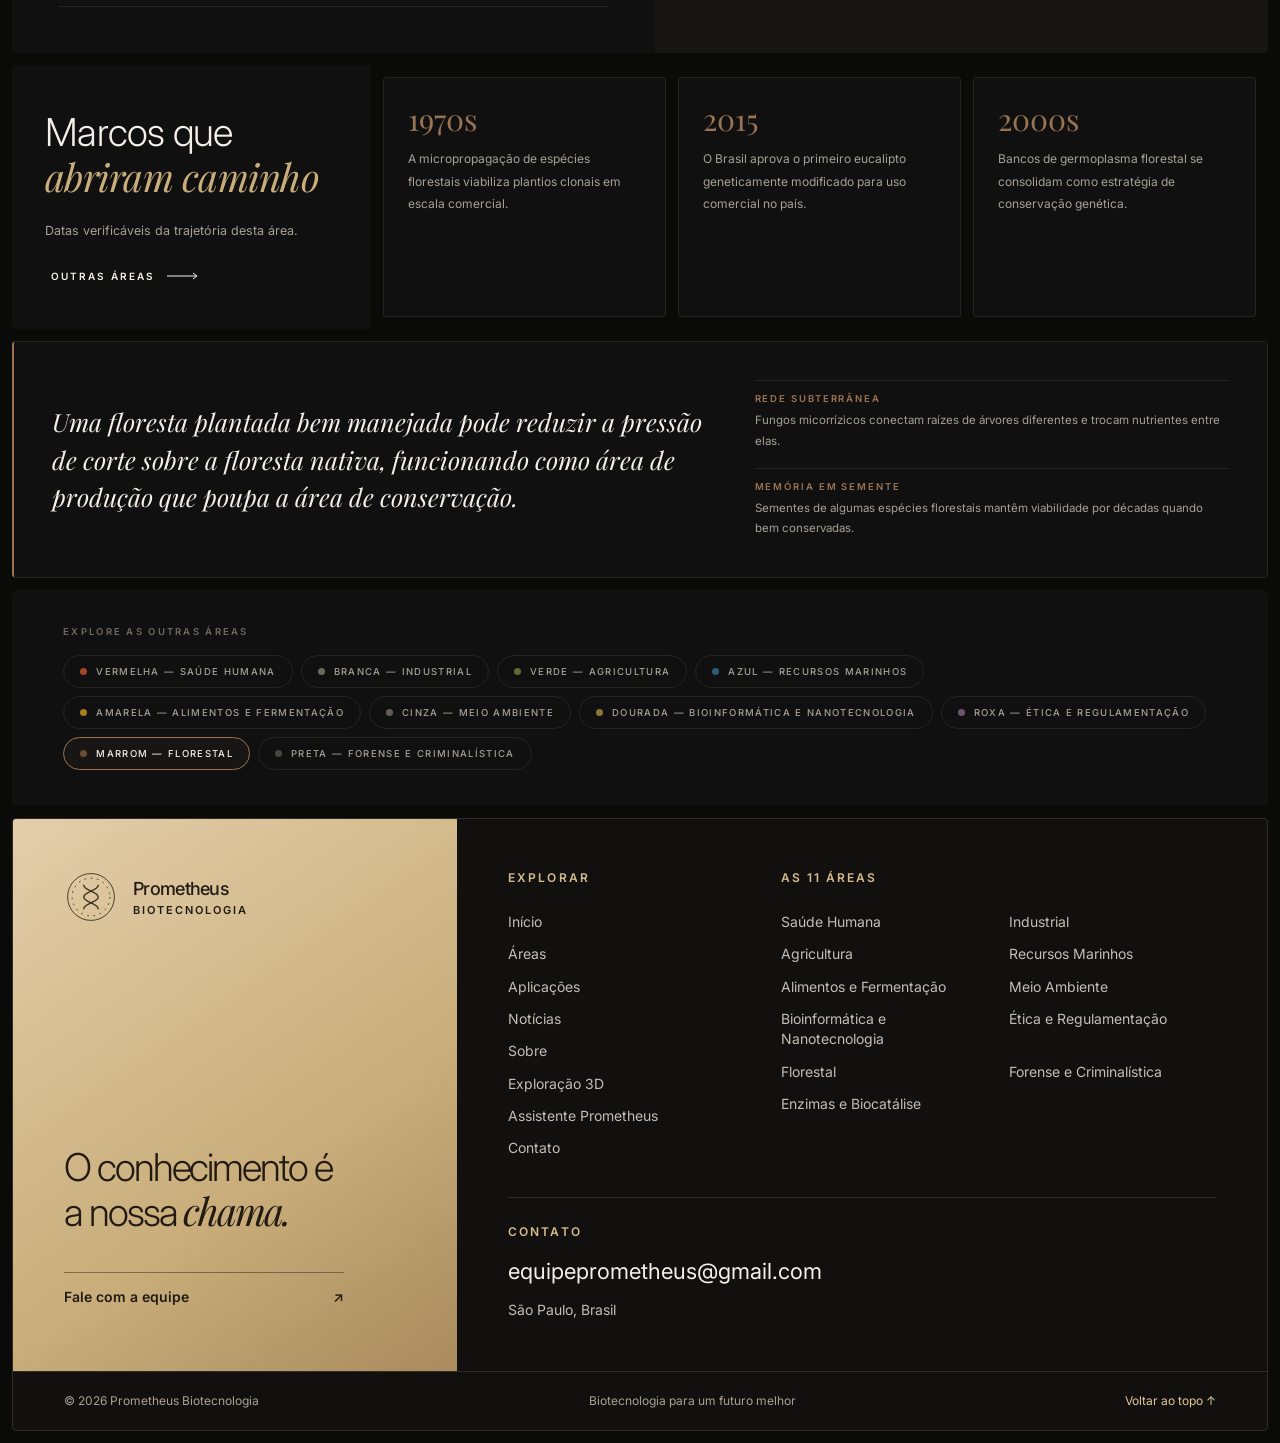
<file: areas/florestal/index.html>
<!DOCTYPE html>
<html lang="pt-BR" data-theme="dark" data-area="florestal">

<head>
    <meta charset="UTF-8">
    <meta name="viewport" content="width=device-width, initial-scale=1.0">
    <meta name="theme-color" content="#080808">

    <title>Florestal — Prometheus Biotecnologia</title>

    <link rel="preconnect" href="https://fonts.googleapis.com">
    <link rel="preconnect" href="https://fonts.gstatic.com" crossorigin>
    <link
        href="https://fonts.googleapis.com/css2?family=Inter:wght@300;400;500;600;700&family=Playfair+Display:ital,wght@0,400;1,400;1,500&display=swap"
        rel="stylesheet"
    >

    <link rel="stylesheet" href="../../style.css">
<link rel="stylesheet" href="../../explore.css">
<link rel="stylesheet" href="../../footer-refresh.css">
</head>

<body id="topo">

    <div class="carregador" id="carregador">
        <div class="carregador__interno">
            <div class="carregador__numero" id="numeroCarregamento">000</div>

            <div class="carregador__barra">
                <i id="barraCarregamento"></i>
            </div>

            <div class="carregador__texto">Prometheus Biotecnologia</div>
        </div>
    </div>

    <div class="progresso" id="progresso"></div>

    <svg
        class="granulado"
        xmlns="http://www.w3.org/2000/svg"
    >
        <filter id="grainF">
            <feturbulence
                basefrequency="0.85"
                numoctaves="4"
                type="fractalNoise"
            ></feturbulence>
        </filter>

        <rect
            filter="url(#grainF)"
            height="100%"
            width="100%"
        ></rect>
    </svg>

    <nav
        aria-label="Menu"
        class="menu-movel"
        id="menu-movel"
    >
        <button
            class="menu-movel__fechar"
            id="fecharMenu"
        >
            Fechar ✕
        </button>

        <a
            data-alvo-secao="inicio"
            data-pagina="home"
            href="../../index.html#inicio"
        >
            Início
        </a>

        <a
            data-alvo-secao="areas"
            data-pagina="home"
            href="../../index.html#areas"
        >
            Áreas
        </a>

        <a
            data-alvo-secao="aplicacoes"
            data-pagina="home"
            href="../../index.html#aplicacoes"
        >
            Aplicações
        </a>

        <a
            data-alvo-secao="noticias"
            data-pagina="home"
            href="../../index.html#noticias"
        >
            Notícias
        </a>

        <a
            data-alvo-secao="sobre"
            data-pagina="home"
            href="../../index.html#sobre"
        >
            Sobre
        </a>
        <a href="../../jogo/index.html">Jogo</a>

        <a href="../../explorar/index.html">
          Exploração 3D
        </a>

        <a href="../../ia/index.html">
          Assistente Prometheus
        </a>

        <a
            data-alvo-secao="contato"
            data-pagina="home"
            href="../../index.html#contato"
        >
            Contato
        </a>
    </nav>

    <div class="moldura">

        <header
            class="navegacao"
            id="navegacao"
        >
            <a
                class="marca"
                data-pagina="home"
                href="../../index.html#inicio"
            >
                <span class="marca__simbolo">
                    <svg
                        aria-hidden="true"
                        fill="none"
                        viewbox="0 0 24 24"
                    >
                        <g
                            stroke="var(--beige)"
                            stroke-linecap="round"
                            stroke-width="1.5"
                        >
                            <path d="M7 3c0 5 10 5 10 9s-10 4-10 9"></path>
                            <path d="M17 3c0 5-10 5-10 9s10 4 10 9"></path>
                        </g>

                        <g
                            opacity=".9"
                            stroke="var(--area)"
                            stroke-linecap="round"
                            stroke-width="1.2"
                        >
                            <path d="M8.6 6.4h6.8M7.4 9.4h9.2M8.6 15h6.8M7.4 18h9.2"></path>
                        </g>
                    </svg>
                </span>

                <span class="marca__texto">
                    <span class="marca__nome">Prometheus</span>
                    <span class="marca__subtitulo">
                        Biotecnologia para um futuro melhor
                    </span>
                </span>
            </a>

            <nav
                aria-label="Navegação principal"
                class="navegacao__links"
                id="linksNavegacao"
            >
                <a
                    data-alvo-secao="areas"
                    data-pagina="home"
                    href="../../index.html#areas"
                >
                    ÁREAS
                </a>

                <a
                    data-alvo-secao="aplicacoes"
                    data-pagina="home"
                    href="../../index.html#aplicacoes"
                >
                    APLICAÇÕES
                </a>

                <a
                    data-alvo-secao="noticias"
                    data-pagina="home"
                    href="../../index.html#noticias"
                >
                    NOTÍCIAS
                </a>

                <a
                    data-alvo-secao="sobre"
                    data-pagina="home"
                    href="../../index.html#sobre"
                >
                    SOBRE
                </a>
                <a href="../../jogo/index.html">JOGO</a>

                <a href="../../explorar/index.html">
                  EXPLORAR 3D
                </a>

                <a href="../../ia/index.html">
                  PROMETHEUS IA
                </a>

                <a
                    data-alvo-secao="contato"
                    data-pagina="home"
                    href="../../index.html#contato"
                >
                    CONTATO
                </a>
            </nav>

            <div class="navegacao__direita">
                <button
                    aria-label="Alternar modo claro e escuro"
                    aria-pressed="false"
                    class="alternador"
                    id="botaoTema"
                >
                    <span class="alternador__estrelas">
                        <i></i>
                        <i></i>
                        <i></i>
                        <i></i>
                    </span>

                    <span class="alternador__botao"></span>
                </button>

                <button
                    aria-label="Abrir menu"
                    class="botao-menu"
                    id="botao-menu"
                >
                    <b></b>
                </button>
            </div>
        </header>

        <main>

            <div
                class="pagina ativa"
                id="view-florestal"
            >

                <section
                    class="inicio-area faixa"
                    data-padrao="florestal"
                    data-secao="inicio"
                >
                    <div class="inicio-area__trilho">
                        <b>09</b>
                        <i></i>
                        <span>Biotecnologia Marrom</span>
                        <i></i>
                        <b
                            style="color:var(--text-faint);font-size:12px"
                        >
                            10
                        </b>
                    </div>

                    <div class="inicio-area__grade">

                        <div class="inicio-area__conteudo">
                            <span class="migalhas">
                                <a
                                    data-pagina="home"
                                    href="../../index.html#inicio"
                                >
                                    Início
                                </a>
                                ·
                                <a
                                    data-alvo-secao="areas"
                                    data-pagina="home"
                                    href="../../index.html#areas"
                                >
                                    Áreas
                                </a>
                                · Marrom
                            </span>

                            <span class="eyebrow">Florestal</span>

                            <h1>
                                <span class="linha">
                                    <span>FLORESTAS</span>
                                </span>

                                <span class="linha">
                                    <span class="italico">em equilíbrio</span>
                                </span>
                            </h1>

                            <p class="inicio__descricao">
                                Conservação, manejo de recursos florestais e aproveitamento sustentável de espécies vegetais.
                            </p>

                            <button
                                class="botao"
                                data-rolagem="aplicacoes"
                            >
                                Ver aplicações

                                <svg viewbox="0 0 16 12">
                                    <path d="M0 6h13M9.5 1.5 14 6l-4.5 4.5"></path>
                                </svg>
                            </button>

                            <dl class="ficha">
                                <div>
                                    <dt>Espectro</dt>
                                    <dd><em>Marrom</em></dd>
                                </div>

                                <div>
                                    <dt>Campo</dt>
                                    <dd>Florestal</dd>
                                </div>

                                <div>
                                    <dt>Objeto-símbolo</dt>
                                    <dd>Árvore</dd>
                                </div>
                            </dl>
                        </div>

                        <div class="inicio-area__palco">
                            <div
                                class="inicio__palco"
                                data-object="Árvore"
                            ></div>

                            <span class="inicio-area__rotulo">
                                <i></i>
                                <b>Árvore</b>
                                · Ramificação natural · arraste para girar
                            </span>
                        </div>

                    </div>

                    <div class="inicio-area__faixa"></div>
                </section>
<section class="investigacao faixa" data-secao="investigacao" data-missao="florestal" data-explicacao="A informação genética pode apoiar estratégias de conservação do habitat.">
      <div class="investigacao__topo"><div><span class="eyebrow">Arquivo de campo · Biotecnologia Marrom</span><h2>Uma descoberta<br><em>para montar</em></h2></div>
        <p>Organize as etapas e descubra como uma pesquisa desta área conecta perguntas, evidências e aplicações.</p></div>
      <div class="investigacao__miolo"><div class="investigacao__fluxo"><span class="investigacao__rotulo">Peças da investigação</span>
        <div class="investigacao__origem"><button type="button" class="investigacao__peca" draggable="true" data-peca="3">O conhecimento apoia a conservação</button><button type="button" class="investigacao__peca" draggable="true" data-peca="1">Uma espécie e seu habitat são observados</button><button type="button" class="investigacao__peca" draggable="true" data-peca="2">A diversidade genética é estudada</button></div><span class="investigacao__rotulo">Seu percurso</span>
        <ol class="investigacao__destinos"><li><button type="button" class="investigacao__destino" data-espaco="0" aria-label="Etapa 1; toque para retirar uma peça"></button></li><li><button type="button" class="investigacao__destino" data-espaco="1" aria-label="Etapa 2; toque para retirar uma peça"></button></li><li><button type="button" class="investigacao__destino" data-espaco="2" aria-label="Etapa 3; toque para retirar uma peça"></button></li></ol><p class="investigacao__feedback" data-feedback role="status" aria-live="polite"></p>
        <button class="investigacao__reset" type="button" data-reiniciar>Recomeçar percurso</button></div>
        <aside class="investigacao__descoberta"><span aria-hidden="true">↗</span><div><span class="investigacao__rotulo">Conexão entre áreas</span>
        <p>As onze áreas trabalham juntas. Complete o percurso para revelar a próxima ligação.</p>
        <div data-conexao hidden><a href="../agricola/index.html">Explorar a próxima conexão ↗</a></div></div></aside></div>
    </section>

                <section
                    class="fundo faixa"
                    data-secao="sobre"
                >
                    <div class="cena revelar">

                        <div class="cena__visual">
                            <svg
                                aria-label="Ilustração da biotecnologia marrom"
                                class="cena__arte"
                                fill="none"
                                role="img"
                                viewbox="0 0 400 300"
                            >
                                <defs>
                                    <lineargradient
                                        id="gflorestal-a"
                                        x1="0"
                                        x2="1"
                                        y1="0"
                                        y2="1"
                                    >
                                        <stop
                                            offset="0"
                                            stop-color="var(--area)"
                                            stop-opacity=".28"
                                        ></stop>

                                        <stop
                                            offset="1"
                                            stop-color="var(--area)"
                                            stop-opacity="0"
                                        ></stop>
                                    </lineargradient>

                                    <radialgradient
                                        cx="50%"
                                        cy="45%"
                                        id="rflorestal-a"
                                        r="55%"
                                    >
                                        <stop
                                            offset="0"
                                            stop-color="var(--area)"
                                            stop-opacity=".38"
                                        ></stop>

                                        <stop
                                            offset="1"
                                            stop-color="var(--area)"
                                            stop-opacity="0"
                                        ></stop>
                                    </radialgradient>
                                </defs>

                                <rect
                                    fill="url(#rflorestal-a)"
                                    height="300"
                                    width="400"
                                ></rect>

                                <g
                                    stroke="var(--area)"
                                    stroke-width="1.5"
                                >
                                    <path d="M186 250V132"></path>
                                    <path d="M186 132l-46-52h92z"></path>
                                    <path d="M186 96l-34-40h68z"></path>
                                    <path
                                        d="M186 176l-56-46h112z"
                                        opacity=".55"
                                    ></path>
                                </g>

                                <g
                                    opacity=".85"
                                    stroke="var(--beige)"
                                    stroke-width="1.4"
                                >
                                    <path d="M286 250v-84"></path>
                                    <path d="M286 166l-32-38h64z"></path>
                                    <path d="M286 138l-22-28h44z"></path>
                                </g>

                                <g
                                    opacity=".55"
                                    stroke="var(--beige)"
                                    stroke-width="1.2"
                                >
                                    <path d="M104 250v-58"></path>
                                    <path d="M104 192l-24-30h48z"></path>
                                </g>

                                <g
                                    opacity=".5"
                                    stroke="var(--area)"
                                    stroke-width="1"
                                >
                                    <path d="M70 250h268"></path>
                                    <path d="M186 250c-18 12-34 14-50 22M186 250c18 12 34 14 50 22M286 250c-12 10-22 12-32 18"></path>
                                </g>
                            </svg>
                        </div>

                        <div class="cena__corpo">
                            <span class="eyebrow">O que é</span>

                            <h2>
                                Biotecnologia<br/>
                                <span class="italico">marrom</span>
                            </h2>

                            <div>
                                <p>
                                    A biotecnologia marrom aplica ciência ao patrimônio florestal: melhoramento de espécies, propagação clonal, conservação genética e bioprospecção de compostos.
                                </p>

                                <p>
                                    Ela atende a duas demandas ao mesmo tempo — produzir madeira e derivados em áreas plantadas e preservar a diversidade genética das florestas nativas.
                                </p>
                            </div>
                        </div>

                    </div>
                </section>

                <section
                    class="fundo faixa"
                    data-secao="aplicacoes"
                >
                    <div class="cabecalho-dividido">

                        <div class="cabecalho-dividido__esquerda">
                            <div>
                                <h2 class="revelar">
                                    Principais<br/>
                                    <span class="italico">aplicações</span>
                                </h2>

                                <p
                                    class="revelar"
                                    data-atraso="1"
                                >
                                    Onde a biotecnologia marrom já atua hoje.
                                </p>
                            </div>

                            <button
                                class="link revelar"
                                data-atraso="2"
                                data-rolagem="processo"
                            >
                                <span>Como funciona</span>

                                <svg
                                    fill="none"
                                    viewbox="0 0 34 8"
                                >
                                    <path
                                        d="M0 4h30M26 1l4 3-4 3"
                                        stroke="currentColor"
                                    ></path>
                                </svg>
                            </button>
                        </div>

                        <div class="grade-cartoes">

                            <article
                                class="cartao-tematico revelar"
                                data-atraso="1"
                            >
                                <span class="cartao-tematico__numero">01</span>
                                <h3>Melhoramento florestal</h3>
                                <p>
                                    Espécies vegetais selecionadas para reflorestamento mais eficiente.
                                </p>
                            </article>

                            <article
                                class="cartao-tematico revelar"
                                data-atraso="2"
                            >
                                <span class="cartao-tematico__numero">02</span>
                                <h3>Bioprospecção vegetal</h3>
                                <p>
                                    Identificação de compostos florestais com potencial biotecnológico.
                                </p>
                            </article>

                            <article
                                class="cartao-tematico revelar"
                                data-atraso="3"
                            >
                                <span class="cartao-tematico__numero">03</span>
                                <h3>Manejo sustentável</h3>
                                <p>
                                    Uso de recursos florestais dentro da capacidade de regeneração.
                                </p>
                            </article>

                            <article
                                class="cartao-tematico revelar"
                                data-atraso="4"
                            >
                                <span class="cartao-tematico__numero">04</span>
                                <h3>Conservação genética</h3>
                                <p>
                                    Bancos de sementes e germoplasma que preservam a biodiversidade.
                                </p>
                            </article>

                            <article
                                class="cartao-tematico revelar"
                                data-atraso="4"
                            >
                                <span class="cartao-tematico__numero">05</span>
                                <h3>Recuperação de áreas degradadas</h3>
                                <p>
                                    Técnicas biológicas para restaurar florestas nativas.
                                </p>
                            </article>

                            <article
                                class="cartao-tematico revelar"
                                data-atraso="4"
                            >
                                <span class="cartao-tematico__numero">06</span>
                                <h3>Produtos florestais não-madeireiros</h3>
                                <p>
                                    Compostos e materiais extraídos de forma sustentável da floresta.
                                </p>
                            </article>

                        </div>
                    </div>
                </section>

                <section
                    class="fundo faixa"
                    data-secao="processo"
                >
                    <div class="cabecalho-dividido">

                        <div class="cabecalho-dividido__esquerda">
                            <div>
                                <h2 class="revelar">
                                    Como<br/>
                                    <span class="italico">funciona</span>
                                </h2>

                                <p
                                    class="revelar"
                                    data-atraso="1"
                                >
                                    O caminho da pesquisa até a aplicação, em quatro etapas.
                                </p>
                            </div>

                            <button
                                class="link revelar"
                                data-atraso="2"
                                data-rolagem="exemplos"
                            >
                                <span>Ver exemplos</span>

                                <svg
                                    fill="none"
                                    viewbox="0 0 34 8"
                                >
                                    <path
                                        d="M0 4h30M26 1l4 3-4 3"
                                        stroke="currentColor"
                                    ></path>
                                </svg>
                            </button>
                        </div>

                        <div class="etapas">

                            <article
                                class="etapa revelar"
                                data-atraso="1"
                            >
                                <span class="etapa__numero">01</span>
                                <h3>Selecionar matrizes</h3>
                                <p>
                                    Identificam-se árvores com crescimento, densidade de madeira ou resistência superiores.
                                </p>
                            </article>

                            <article
                                class="etapa revelar"
                                data-atraso="2"
                            >
                                <span class="etapa__numero">02</span>
                                <h3>Propagar clones</h3>
                                <p>
                                    Micropropagação e estaquia multiplicam o material selecionado com fidelidade genética.
                                </p>
                            </article>

                            <article
                                class="etapa revelar"
                                data-atraso="3"
                            >
                                <span class="etapa__numero">03</span>
                                <h3>Conservar germoplasma</h3>
                                <p>
                                    Sementes e tecidos são armazenados como reserva genética de longo prazo.
                                </p>
                            </article>

                            <article
                                class="etapa revelar"
                                data-atraso="4"
                            >
                                <span class="etapa__numero">04</span>
                                <h3>Restaurar áreas</h3>
                                <p>
                                    Espécies nativas e microrganismos do solo são usados na recuperação de áreas degradadas.
                                </p>
                            </article>

                        </div>
                    </div>
                </section>

                <section
                    class="fundo faixa"
                    data-secao="exemplos"
                >
                    <div class="cena cena--invertida revelar">

                        <div class="cena__visual">
                            <svg
                                aria-label="Aplicações reais da biotecnologia marrom"
                                class="cena__arte"
                                fill="none"
                                role="img"
                                viewbox="0 0 400 300"
                            >
                                <defs>
                                    <lineargradient
                                        id="gflorestal-b"
                                        x1="0"
                                        x2="1"
                                        y1="0"
                                        y2="1"
                                    >
                                        <stop
                                            offset="0"
                                            stop-color="var(--area)"
                                            stop-opacity=".28"
                                        ></stop>

                                        <stop
                                            offset="1"
                                            stop-color="var(--area)"
                                            stop-opacity="0"
                                        ></stop>
                                    </lineargradient>

                                    <radialgradient
                                        cx="50%"
                                        cy="45%"
                                        id="rflorestal-b"
                                        r="55%"
                                    >
                                        <stop
                                            offset="0"
                                            stop-color="var(--area)"
                                            stop-opacity=".38"
                                        ></stop>

                                        <stop
                                            offset="1"
                                            stop-color="var(--area)"
                                            stop-opacity="0"
                                        ></stop>
                                    </radialgradient>
                                </defs>

                                <rect
                                    fill="url(#rflorestal-b)"
                                    height="300"
                                    width="400"
                                ></rect>

                                <g
                                    stroke="var(--area)"
                                    stroke-width="1.5"
                                >
                                    <path d="M186 250V132"></path>
                                    <path d="M186 132l-46-52h92z"></path>
                                    <path d="M186 96l-34-40h68z"></path>
                                    <path
                                        d="M186 176l-56-46h112z"
                                        opacity=".55"
                                    ></path>
                                </g>

                                <g
                                    opacity=".85"
                                    stroke="var(--beige)"
                                    stroke-width="1.4"
                                >
                                    <path d="M286 250v-84"></path>
                                    <path d="M286 166l-32-38h64z"></path>
                                    <path d="M286 138l-22-28h44z"></path>
                                </g>

                                <g
                                    opacity=".55"
                                    stroke="var(--beige)"
                                    stroke-width="1.2"
                                >
                                    <path d="M104 250v-58"></path>
                                    <path d="M104 192l-24-30h48z"></path>
                                </g>

                                <g
                                    opacity=".5"
                                    stroke="var(--area)"
                                    stroke-width="1"
                                >
                                    <path d="M70 250h268"></path>
                                    <path d="M186 250c-18 12-34 14-50 22M186 250c18 12 34 14 50 22M286 250c-12 10-22 12-32 18"></path>
                                </g>
                            </svg>
                        </div>

                        <div class="cena__corpo">
                            <span class="eyebrow">No mundo real</span>

                            <h2>
                                Onde a ciência<br/>
                                <span class="italico">já chegou</span>
                            </h2>

                            <div
                                class="cartao-lista"
                                style="padding:0;grid-template-columns:1fr;gap:12px;margin-top:8px"
                            >
                                <div>
                                    <b>01</b>
                                    <p>
                                        <strong
                                            style="color:var(--text);font-weight:600"
                                        >
                                            Eucalipto clonal.
                                        </strong>
                                        A propagação clonal padronizou plantios comerciais e reduziu a pressão sobre florestas nativas.
                                    </p>
                                </div>

                                <div>
                                    <b>02</b>
                                    <p>
                                        <strong
                                            style="color:var(--text);font-weight:600"
                                        >
                                            Micorrizas na restauração.
                                        </strong>
                                        Fungos associados às raízes aumentam a sobrevivência de mudas em solos pobres.
                                    </p>
                                </div>

                                <div>
                                    <b>03</b>
                                    <p>
                                        <strong
                                            style="color:var(--text);font-weight:600"
                                        >
                                            Bioprospecção de compostos.
                                        </strong>
                                        Espécies florestais fornecem princípios ativos para fármacos e cosméticos.
                                    </p>
                                </div>
                            </div>
                        </div>

                    </div>
                </section>

                <section
                    class="fundo faixa"
                    data-secao="marcos"
                >
                    <div class="cabecalho-dividido">

                        <div class="cabecalho-dividido__esquerda">
                            <div>
                                <h2 class="revelar">
                                    Marcos que<br/>
                                    <span class="italico">abriram caminho</span>
                                </h2>

                                <p
                                    class="revelar"
                                    data-atraso="1"
                                >
                                    Datas verificáveis da trajetória desta área.
                                </p>
                            </div>

                            <button
                                class="link revelar"
                                data-atraso="2"
                                data-rolagem="outras"
                            >
                                <span>Outras áreas</span>

                                <svg
                                    fill="none"
                                    viewbox="0 0 34 8"
                                >
                                    <path
                                        d="M0 4h30M26 1l4 3-4 3"
                                        stroke="currentColor"
                                    ></path>
                                </svg>
                            </button>
                        </div>

                        <div class="fatos">

                            <article
                                class="fato revelar"
                                data-atraso="1"
                            >
                                <b>1970s</b>
                                <p>
                                    A micropropagação de espécies florestais viabiliza plantios clonais em escala comercial.
                                </p>
                            </article>

                            <article
                                class="fato revelar"
                                data-atraso="2"
                            >
                                <b>2015</b>
                                <p>
                                    O Brasil aprova o primeiro eucalipto geneticamente modificado para uso comercial no país.
                                </p>
                            </article>

                            <article
                                class="fato revelar"
                                data-atraso="3"
                            >
                                <b>2000s</b>
                                <p>
                                    Bancos de germoplasma florestal se consolidam como estratégia de conservação genética.
                                </p>
                            </article>

                        </div>
                    </div>
                </section>

                <section
                    class="faixa"
                    style="padding:0 0 0 0"
                >
                    <div class="citacao revelar">

                        <p class="citacao__principal">
                            Uma floresta plantada bem manejada pode reduzir a pressão de corte sobre a floresta nativa, funcionando como área de produção que poupa a área de conservação.
                        </p>

                        <div class="citacao__lateral">

                            <div>
                                <b>Rede subterrânea</b>
                                <p>
                                    Fungos micorrízicos conectam raízes de árvores diferentes e trocam nutrientes entre elas.
                                </p>
                            </div>

                            <div>
                                <b>Memória em semente</b>
                                <p>
                                    Sementes de algumas espécies florestais mantêm viabilidade por décadas quando bem conservadas.
                                </p>
                            </div>

                        </div>
                    </div>
                </section>

                <section
                    class="central faixa"
                    data-secao="outras"
                >
                    <h4>Explore as outras áreas</h4>

                    <div class="central__linha">

                        <button
                            class="central__item"
                            data-pagina="saude"
                        >
                            <i style="background:#a8432a"></i>
                            Vermelha — Saúde Humana
                        </button>

                        <button
                            class="central__item"
                            data-pagina="industrial"
                        >
                            <i style="background:#6e685c"></i>
                            Branca — Industrial
                        </button>

                        <button
                            class="central__item"
                            data-pagina="agricola"
                        >
                            <i style="background:#5f6b37"></i>
                            Verde — Agricultura
                        </button>

                        <button
                            class="central__item"
                            data-pagina="marinha"
                        >
                            <i style="background:#2e5b78"></i>
                            Azul — Recursos Marinhos
                        </button>

                        <button
                            class="central__item"
                            data-pagina="alimentar"
                        >
                            <i style="background:#a97c22"></i>
                            Amarela — Alimentos e Fermentação
                        </button>

                        <button
                            class="central__item"
                            data-pagina="ambiental"
                        >
                            <i style="background:#625d54"></i>
                            Cinza — Meio Ambiente
                        </button>

                        <button
                            class="central__item"
                            data-pagina="bioinformatica"
                        >
                            <i style="background:#8f7238"></i>
                            Dourada — Bioinformática e Nanotecnologia
                        </button>

                        <button
                            class="central__item"
                            data-pagina="etica"
                        >
                            <i style="background:#6b5470"></i>
                            Roxa — Ética e Regulamentação
                        </button>

                        <button
                            class="central__item atual"
                            data-pagina="florestal"
                        >
                            <i style="background:#6b4c32"></i>
                            Marrom — Florestal
                        </button>

                        <button
                            class="central__item"
                            data-pagina="forense"
                        >
                            <i style="background:#48453f"></i>
                            Preta — Forense e Criminalística
                        </button>

                    </div>
                </section>

            </div>

        </main>

        <footer class="rodape rodape--novo">
      <div class="rodape__principal">
        <div class="rodape__manifesto">
          <div class="rodape__assinatura">
            <svg class="rodape__selo" fill="none" viewBox="0 0 60 60" aria-hidden="true">
              <circle cx="30" cy="30" r="26" stroke="currentColor" stroke-width="1"></circle>
              <circle cx="30" cy="30" r="21" stroke="currentColor" stroke-dasharray="2 5" stroke-width="1"></circle>
              <g stroke="currentColor" stroke-linecap="round" stroke-width="1.6">
                <path d="M22 17c0 6 16 7 16 13s-16 7-16 13"></path>
                <path d="M38 17c0 6-16 7-16 13s16 7 16 13"></path>
              </g>
            </svg>
            <div>
              <strong>Prometheus</strong>
              <span>BIOTECNOLOGIA</span>
            </div>
          </div>
          <p class="rodape__frase">O conhecimento é<br>a nossa <em>chama.</em></p>
          <a class="rodape__convite" href="../../index.html#contato">
            <span>Fale com a equipe</span>
            <span aria-hidden="true">↗</span>
          </a>
        </div>

        <div class="rodape__menus">
          <nav class="rodape__grupo" aria-label="Navegação do rodapé">
            <h2>Explorar</h2>
          <a href="../../index.html#inicio">Início</a>
          <a href="../../index.html#areas">Áreas</a>
          <a href="../../index.html#aplicacoes">Aplicações</a>
          <a href="../../index.html#noticias">Notícias</a>
          <a href="../../index.html#sobre">Sobre</a>
          <a href="../../explorar/index.html">Exploração 3D</a>
          <a href="../../ia/index.html">Assistente Prometheus</a>
          <a href="../../index.html#contato">Contato</a>
          </nav>
          <nav class="rodape__grupo rodape__grupo--areas" aria-label="Áreas da biotecnologia">
            <h2>As 11 áreas</h2>
            <div class="rodape__lista-areas">
          <a href="../saude/index.html">Saúde Humana</a>
          <a href="../industrial/index.html">Industrial</a>
          <a href="../agricola/index.html">Agricultura</a>
          <a href="../marinha/index.html">Recursos Marinhos</a>
          <a href="../alimentar/index.html">Alimentos e Fermentação</a>
          <a href="../ambiental/index.html">Meio Ambiente</a>
          <a href="../bioinformatica/index.html">Bioinformática e Nanotecnologia</a>
          <a href="../etica/index.html">Ética e Regulamentação</a>
          <a href="../florestal/index.html">Florestal</a>
          <a href="../forense/index.html">Forense e Criminalística</a>
          <a href="../enzimas/index.html">Enzimas e Biocatálise</a>
            </div>
          </nav>
          <div class="rodape__grupo rodape__grupo--contato">
            <h2>Contato</h2>
            <a class="rodape__email" href="mailto:equipeprometheus@gmail.com">equipeprometheus@gmail.com</a>
            <span>São Paulo, Brasil</span>
          </div>
        </div>
      </div>
      <div class="rodape__base">
        <span>© 2026 Prometheus Biotecnologia</span>
        <span class="rodape__nota">Biotecnologia para um futuro melhor</span>
        <a href="#topo">Voltar ao topo <span aria-hidden="true">↑</span></a>
      </div>
    </footer>

    </div>

    <div
        aria-hidden="true"
        aria-labelledby="dnaTitle"
        aria-modal="true"
        class="janela-dna"
        id="dnaModal"
        role="dialog"
    >
        <div class="janela-dna__fundo"></div>

        <div class="janela-dna__painel">

            <button
                aria-label="Fechar"
                class="janela-dna__fechar"
                data-atrasona-close=""
            >
                <svg viewbox="0 0 14 14">
                    <path
                        d="M1 1l12 12M13 1L1 13"
                        stroke="currentColor"
                        stroke-width="1.6"
                    ></path>
                </svg>
            </button>

            <span class="eyebrow">Estrutura da molécula</span>

            <h3 id="dnaTitle">
                Do DNA ao <span class="italico">nucleotídeo</span>
            </h3>

            <p class="janela-dna__descricao">
                O DNA é uma longa cadeia formada por unidades repetidas chamadas nucleotídeos. Cada nucleotídeo carrega, entre outras partes, uma base nitrogenada — e é a sequência dessas bases que guarda toda a informação genética.
            </p>

            <div class="fluxo-dna">

                <b class="destacado">DNA</b>

                <svg viewbox="0 0 20 10">
                    <path d="M0 5h16M12 1l4 4-4 4"></path>
                </svg>

                <b>Nucleotídeos</b>

                <svg viewbox="0 0 20 10">
                    <path d="M0 5h16M12 1l4 4-4 4"></path>
                </svg>

                <b>Bases nitrogenadas</b>

            </div>

            <div class="nucleo">

                <div class="nucleo__parte">
                    <span class="nucleo__forma p">
                        <svg viewbox="0 0 24 24">
                            <circle
                                cx="12"
                                cy="12"
                                r="7"
                            ></circle>
                        </svg>
                    </span>

                    <span>Grupo fosfato</span>
                </div>

                <span class="nucleo__mais">+</span>

                <div class="nucleo__parte">
                    <span class="nucleo__forma s">
                        <svg viewbox="0 0 24 24">
                            <path d="M4 8l8-5 8 5-8 5z"></path>
                            <path d="M4 8v8l8 5 8-5V8"></path>
                        </svg>
                    </span>

                    <span>Açúcar (desoxirribose)</span>
                </div>

                <span class="nucleo__mais">+</span>

                <div class="nucleo__parte">
                    <span class="nucleo__forma b">
                        <svg viewbox="0 0 24 24">
                            <path d="M12 3l8 6-3 9H7L4 9z"></path>
                        </svg>
                    </span>

                    <span>Base nitrogenada</span>
                </div>

                <span class="nucleo__mais">=</span>

                <div class="nucleo__parte">
                    <span class="nucleo__forma p">
                        <svg viewbox="0 0 24 24">
                            <path
                                d="M12 2v20M2 12h20"
                                stroke-width="2.4"
                            ></path>
                        </svg>
                    </span>

                    <span>Nucleotídeo</span>
                </div>

            </div>

            <span
                class="eyebrow"
                style="display:block;margin-bottom:12px"
            >
                Pareamento das bases
            </span>

            <div class="bases">

                <div class="base">
                    <b>A</b>
                    <em>Adenina</em>
                    <small>pareia com T</small>
                </div>

                <div class="base">
                    <b>T</b>
                    <em>Timina</em>
                    <small>pareia com A</small>
                </div>

                <div class="base">
                    <b>C</b>
                    <em>Citosina</em>
                    <small>pareia com G</small>
                </div>

                <div class="base">
                    <b>G</b>
                    <em>Guanina</em>
                    <small>pareia com C</small>
                </div>

            </div>

        </div>
    </div>

    <script src="../../script.js"></script>
<script src="../../explore.js"></script>

</body>

</html>
</file>
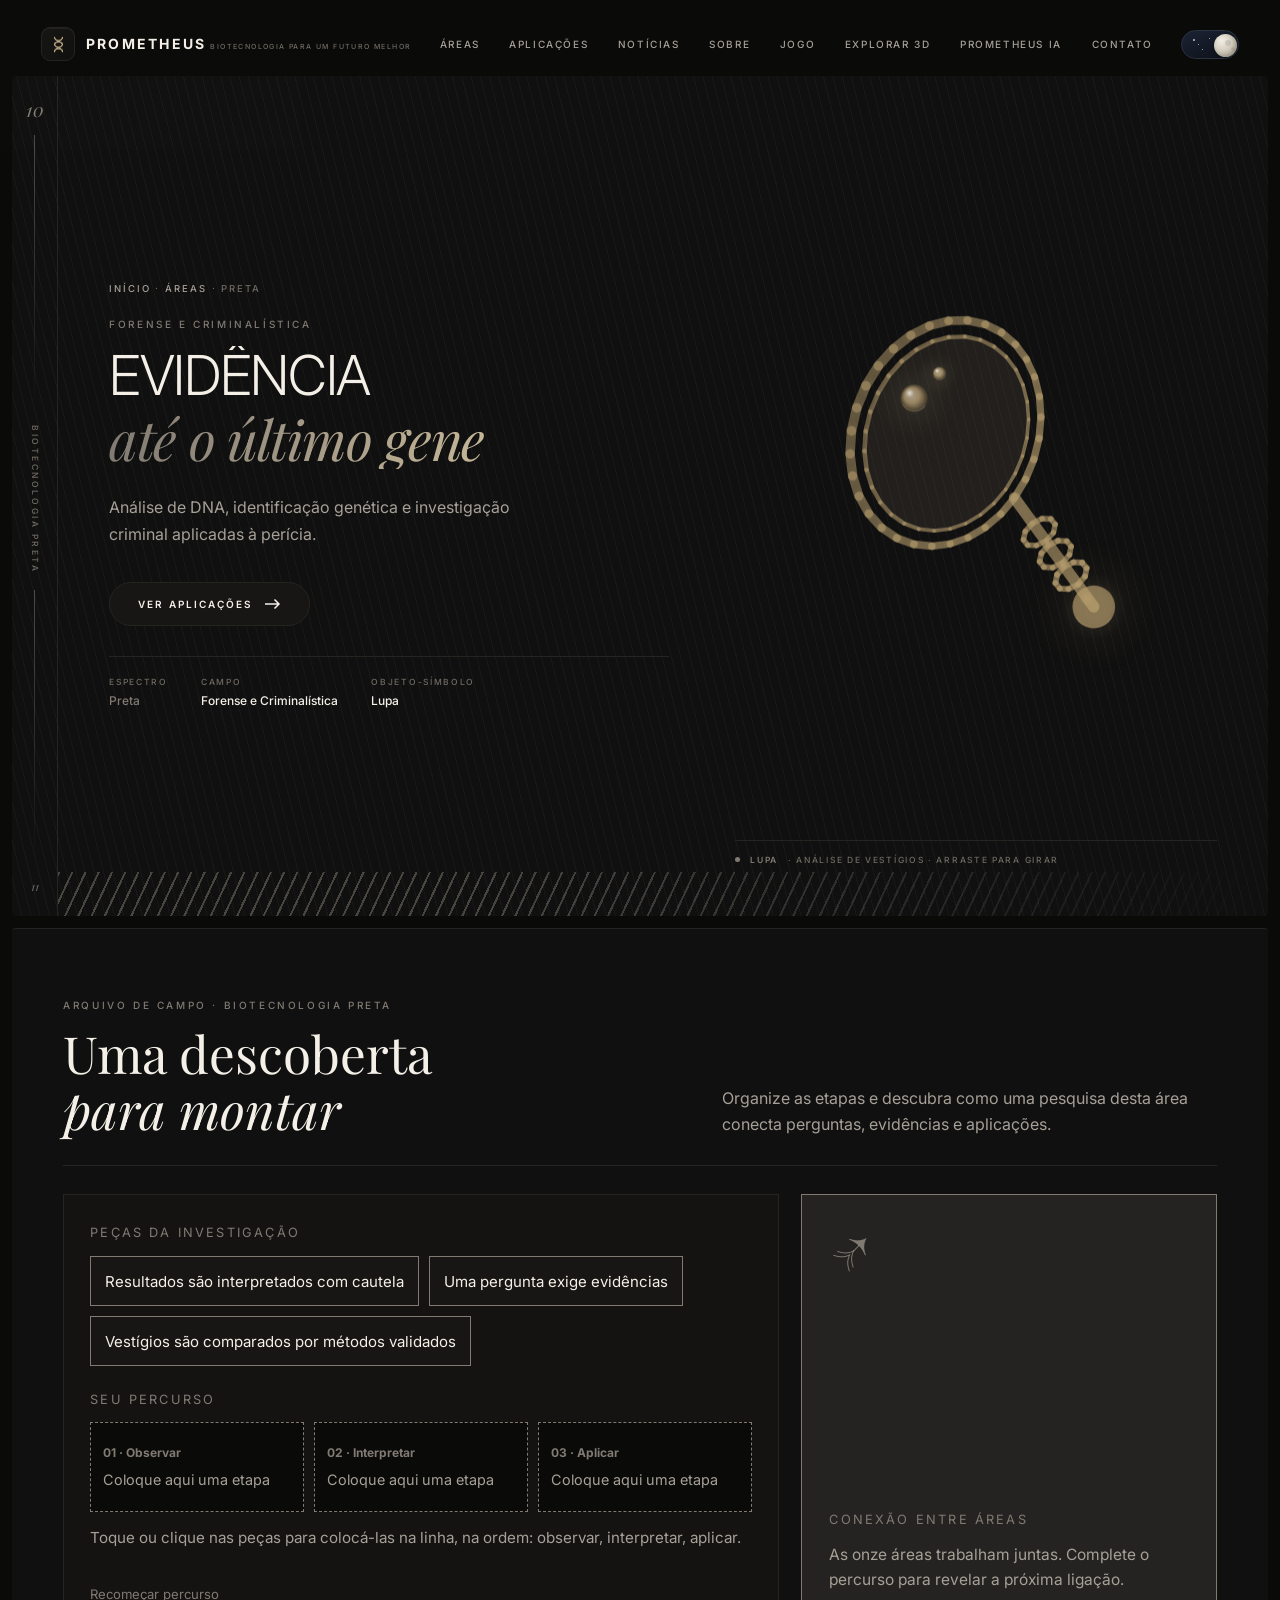
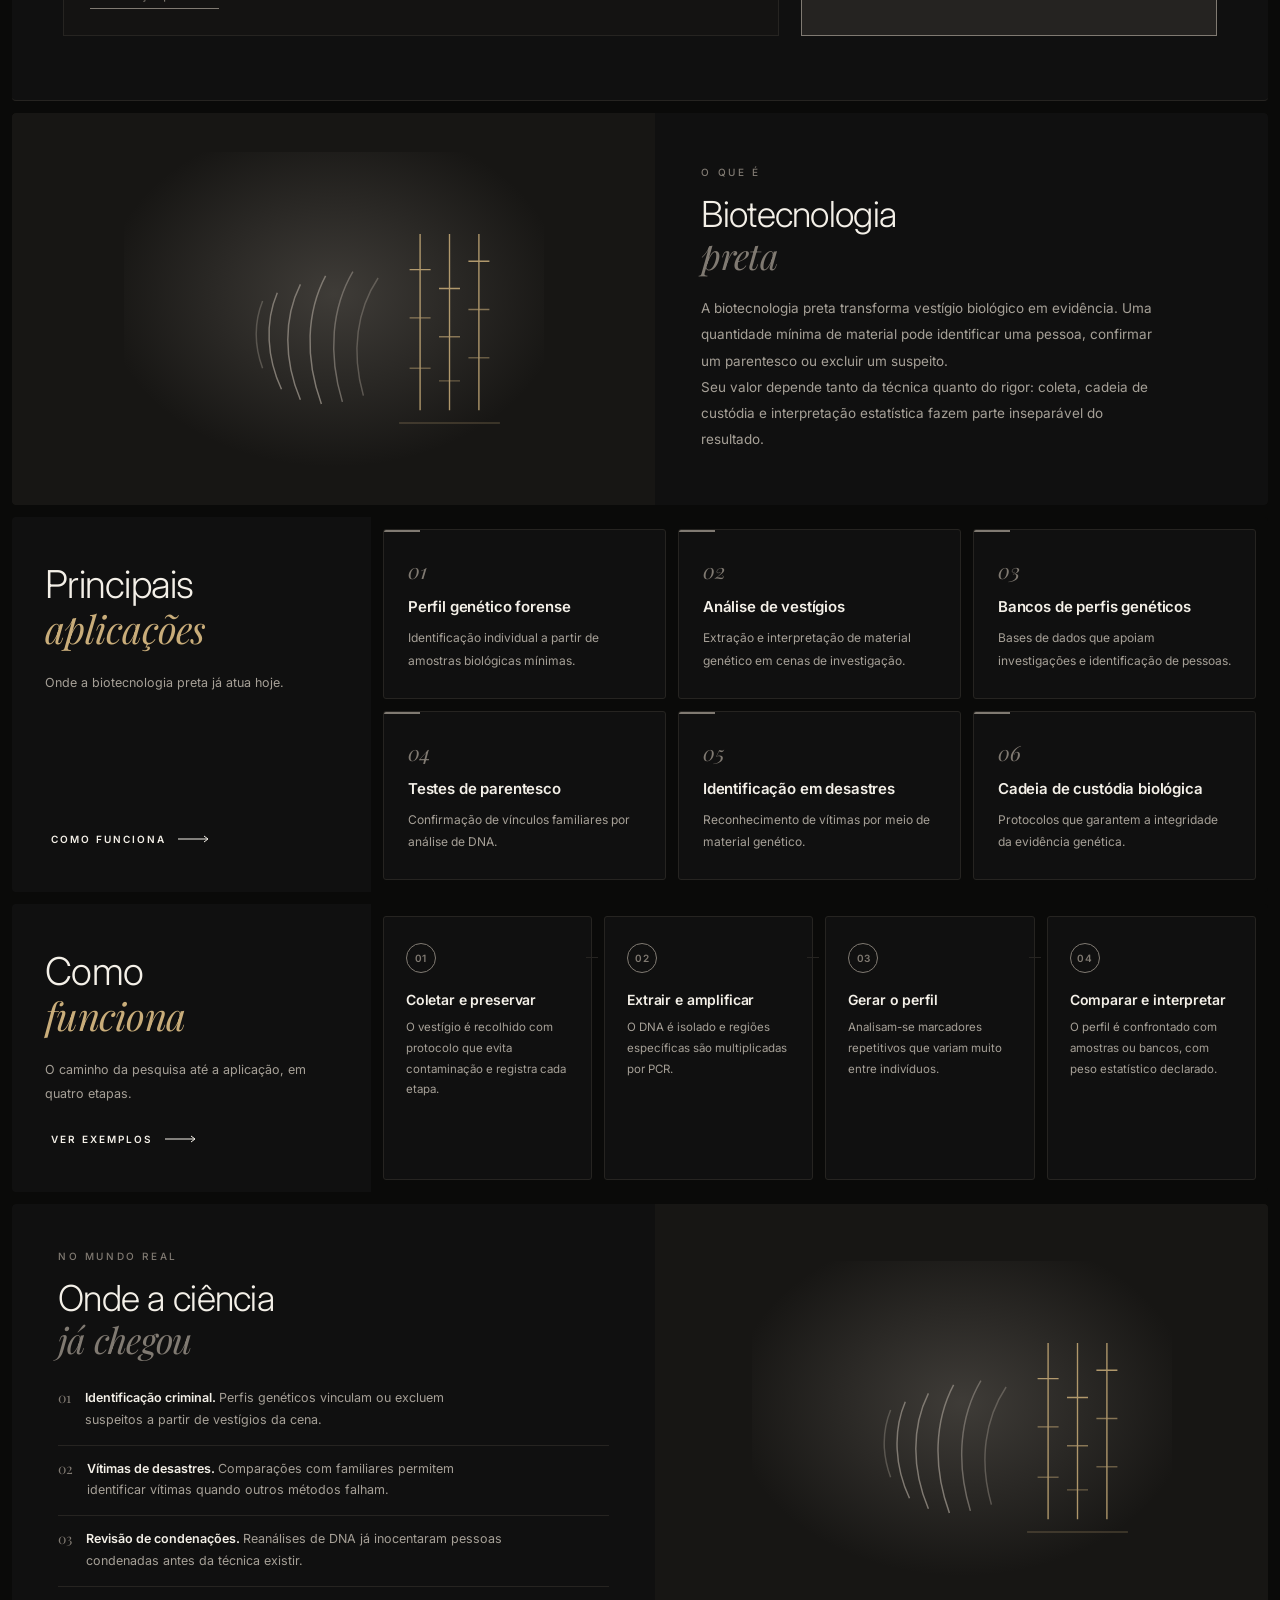
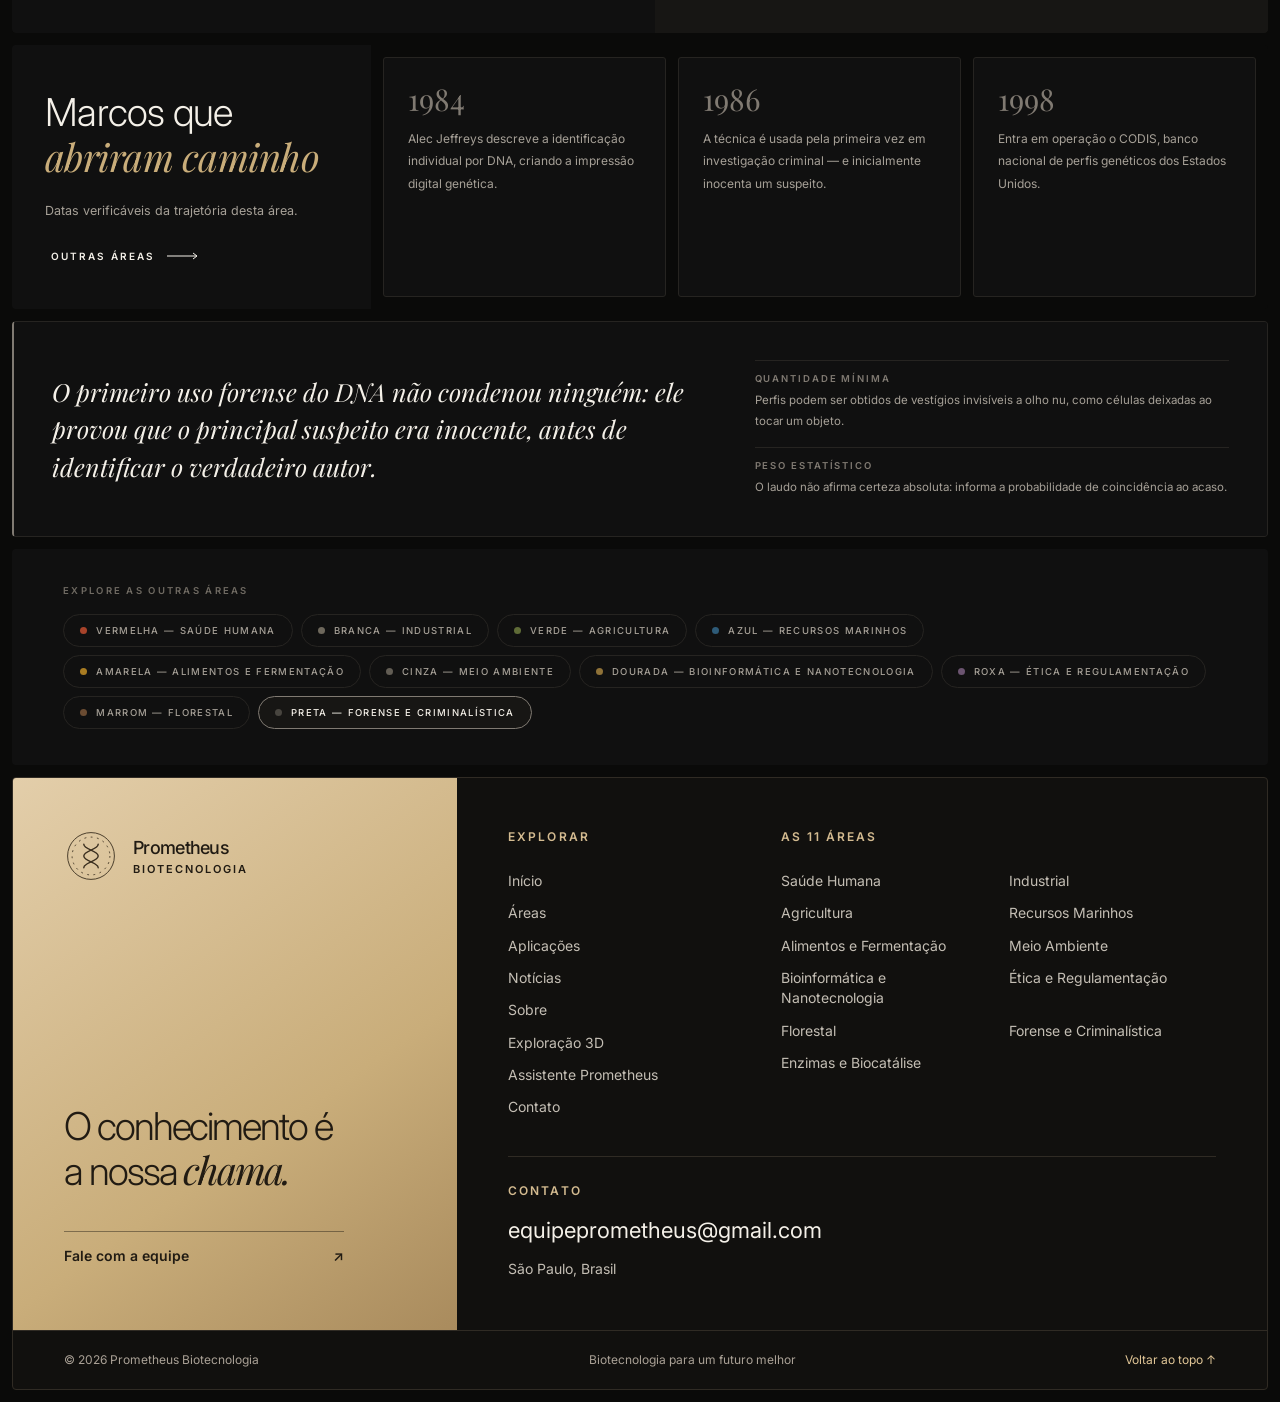
<file: areas/forense/index.html>
<!DOCTYPE html>
<html lang="pt-BR" data-theme="dark" data-area="forense">
<head>
    <meta charset="UTF-8">
    <meta name="viewport" content="width=device-width, initial-scale=1.0">
    <meta name="theme-color" content="#080808">
    <title>Forense — Prometheus Biotecnologia</title>

    <link rel="preconnect" href="https://fonts.googleapis.com">
    <link rel="preconnect" href="https://fonts.gstatic.com" crossorigin>
    <link
        href="https://fonts.googleapis.com/css2?family=Inter:wght@300;400;500;600;700&family=Playfair+Display:ital,wght@0,400;1,400;1,500&display=swap"
        rel="stylesheet"
    >
    <link rel="stylesheet" href="../../style.css">
<link rel="stylesheet" href="../../explore.css">
<link rel="stylesheet" href="../../footer-refresh.css">
</head>

<body id="topo">
    <div class="carregador" id="carregador">
        <div class="carregador__interno">
            <div class="carregador__numero" id="numeroCarregamento">000</div>

            <div class="carregador__barra">
                <i id="barraCarregamento"></i>
            </div>

            <div class="carregador__texto">Prometheus Biotecnologia</div>
        </div>
    </div>

    <div class="progresso" id="progresso"></div>

    <svg class="granulado" xmlns="http://www.w3.org/2000/svg">
        <filter id="grainF">
            <feturbulence
                basefrequency="0.85"
                numoctaves="4"
                type="fractalNoise"
            ></feturbulence>
        </filter>

        <rect
            filter="url(#grainF)"
            height="100%"
            width="100%"
        ></rect>
    </svg>

    <nav aria-label="Menu" class="menu-movel" id="menu-movel">
        <button class="menu-movel__fechar" id="fecharMenu">Fechar ✕</button>

        <a
            data-alvo-secao="inicio"
            data-pagina="home"
            href="../../index.html#inicio"
        >Início</a>

        <a
            data-alvo-secao="areas"
            data-pagina="home"
            href="../../index.html#areas"
        >Áreas</a>

        <a
            data-alvo-secao="aplicacoes"
            data-pagina="home"
            href="../../index.html#aplicacoes"
        >Aplicações</a>

        <a
            data-alvo-secao="noticias"
            data-pagina="home"
            href="../../index.html#noticias"
        >Notícias</a>

        <a
            data-alvo-secao="sobre"
            data-pagina="home"
            href="../../index.html#sobre"
        >Sobre</a>
        <a href="../../jogo/index.html">Jogo</a>

        <a href="../../explorar/index.html">
          Exploração 3D
        </a>

        <a href="../../ia/index.html">
          Assistente Prometheus
        </a>

        <a
            data-alvo-secao="contato"
            data-pagina="home"
            href="../../index.html#contato"
        >Contato</a>
    </nav>

    <div class="moldura">
        <header class="navegacao" id="navegacao">
            <a
                class="marca"
                data-pagina="home"
                href="../../index.html#inicio"
            >
                <span class="marca__simbolo">
                    <svg aria-hidden="true" fill="none" viewbox="0 0 24 24">
                        <g
                            stroke="var(--beige)"
                            stroke-linecap="round"
                            stroke-width="1.5"
                        >
                            <path d="M7 3c0 5 10 5 10 9s-10 4-10 9"></path>
                            <path d="M17 3c0 5-10 5-10 9s10 4 10 9"></path>
                        </g>

                        <g
                            opacity=".9"
                            stroke="var(--area)"
                            stroke-linecap="round"
                            stroke-width="1.2"
                        >
                            <path d="M8.6 6.4h6.8M7.4 9.4h9.2M8.6 15h6.8M7.4 18h9.2"></path>
                        </g>
                    </svg>
                </span>

                <span class="marca__texto">
                    <span class="marca__nome">Prometheus</span>
                    <span class="marca__subtitulo">
                        Biotecnologia para um futuro melhor
                    </span>
                </span>
            </a>

            <nav
                aria-label="Navegação principal"
                class="navegacao__links"
                id="linksNavegacao"
            >
                <a
                    data-alvo-secao="areas"
                    data-pagina="home"
                    href="../../index.html#areas"
                >ÁREAS</a>

                <a
                    data-alvo-secao="aplicacoes"
                    data-pagina="home"
                    href="../../index.html#aplicacoes"
                >APLICAÇÕES</a>

                <a
                    data-alvo-secao="noticias"
                    data-pagina="home"
                    href="../../index.html#noticias"
                >NOTÍCIAS</a>

                <a
                    data-alvo-secao="sobre"
                    data-pagina="home"
                    href="../../index.html#sobre"
                >SOBRE</a>
                <a href="../../jogo/index.html">JOGO</a>

                <a href="../../explorar/index.html">
                  EXPLORAR 3D
                </a>

                <a href="../../ia/index.html">
                  PROMETHEUS IA
                </a>

                <a
                    data-alvo-secao="contato"
                    data-pagina="home"
                    href="../../index.html#contato"
                >CONTATO</a>
            </nav>

            <div class="navegacao__direita">
                <button
                    aria-label="Alternar modo claro e escuro"
                    aria-pressed="false"
                    class="alternador"
                    id="botaoTema"
                >
                    <span class="alternador__estrelas">
                        <i></i>
                        <i></i>
                        <i></i>
                        <i></i>
                    </span>

                    <span class="alternador__botao"></span>
                </button>

                <button
                    aria-label="Abrir menu"
                    class="botao-menu"
                    id="botao-menu"
                >
                    <b></b>
                </button>
            </div>
        </header>

        <main>
            <div class="pagina ativa" id="view-forense">
                <section
                    class="inicio-area faixa"
                    data-padrao="forense"
                    data-secao="inicio"
                >
                    <div class="inicio-area__trilho">
                        <b>10</b>
                        <i></i>
                        <span>Biotecnologia Preta</span>
                        <i></i>
                        <b style="color:var(--text-faint);font-size:12px">11</b>
                    </div>

                    <div class="inicio-area__grade">
                        <div class="inicio-area__conteudo">
                            <span class="migalhas">
                                <a
                                    data-pagina="home"
                                    href="../../index.html#inicio"
                                >Início</a>
                                ·
                                <a
                                    data-alvo-secao="areas"
                                    data-pagina="home"
                                    href="../../index.html#areas"
                                >Áreas</a>
                                · Preta
                            </span>

                            <span class="eyebrow">
                                Forense e Criminalística
                            </span>

                            <h1>
                                <span class="linha">
                                    <span>EVIDÊNCIA</span>
                                </span>

                                <span class="linha">
                                    <span class="italico">até o último gene</span>
                                </span>
                            </h1>

                            <p class="inicio__descricao">
                                Análise de DNA, identificação genética e investigação criminal aplicadas à perícia.
                            </p>

                            <button
                                class="botao"
                                data-rolagem="aplicacoes"
                            >
                                Ver aplicações
                                <svg viewbox="0 0 16 12">
                                    <path d="M0 6h13M9.5 1.5 14 6l-4.5 4.5"></path>
                                </svg>
                            </button>

                            <dl class="ficha">
                                <div>
                                    <dt>Espectro</dt>
                                    <dd><em>Preta</em></dd>
                                </div>

                                <div>
                                    <dt>Campo</dt>
                                    <dd>Forense e Criminalística</dd>
                                </div>

                                <div>
                                    <dt>Objeto-símbolo</dt>
                                    <dd>Lupa</dd>
                                </div>
                            </dl>
                        </div>

                        <div class="inicio-area__palco">
                            <div
                                class="inicio__palco"
                                data-object="Lupa"
                            ></div>

                            <span class="inicio-area__rotulo">
                                <i></i>
                                <b>Lupa</b> · Análise de vestígios · arraste para girar
                            </span>
                        </div>
                    </div>

                    <div class="inicio-area__faixa"></div>
                </section>
<section class="investigacao faixa" data-secao="investigacao" data-missao="forense" data-explicacao="Uma correspondência genética exige contexto e análise responsável.">
      <div class="investigacao__topo"><div><span class="eyebrow">Arquivo de campo · Biotecnologia Preta</span><h2>Uma descoberta<br><em>para montar</em></h2></div>
        <p>Organize as etapas e descubra como uma pesquisa desta área conecta perguntas, evidências e aplicações.</p></div>
      <div class="investigacao__miolo"><div class="investigacao__fluxo"><span class="investigacao__rotulo">Peças da investigação</span>
        <div class="investigacao__origem"><button type="button" class="investigacao__peca" draggable="true" data-peca="3">Resultados são interpretados com cautela</button><button type="button" class="investigacao__peca" draggable="true" data-peca="1">Uma pergunta exige evidências</button><button type="button" class="investigacao__peca" draggable="true" data-peca="2">Vestígios são comparados por métodos validados</button></div><span class="investigacao__rotulo">Seu percurso</span>
        <ol class="investigacao__destinos"><li><button type="button" class="investigacao__destino" data-espaco="0" aria-label="Etapa 1; toque para retirar uma peça"></button></li><li><button type="button" class="investigacao__destino" data-espaco="1" aria-label="Etapa 2; toque para retirar uma peça"></button></li><li><button type="button" class="investigacao__destino" data-espaco="2" aria-label="Etapa 3; toque para retirar uma peça"></button></li></ol><p class="investigacao__feedback" data-feedback role="status" aria-live="polite"></p>
        <button class="investigacao__reset" type="button" data-reiniciar>Recomeçar percurso</button></div>
        <aside class="investigacao__descoberta"><span aria-hidden="true">↗</span><div><span class="investigacao__rotulo">Conexão entre áreas</span>
        <p>As onze áreas trabalham juntas. Complete o percurso para revelar a próxima ligação.</p>
        <div data-conexao hidden><a href="../etica/index.html">Explorar a próxima conexão ↗</a></div></div></aside></div>
    </section>

                <section class="fundo faixa" data-secao="sobre">
                    <div class="cena revelar">
                        <div class="cena__visual">
                            <svg
                                aria-label="Ilustração da biotecnologia preta"
                                class="cena__arte"
                                fill="none"
                                role="img"
                                viewbox="0 0 400 300"
                            >
                                <defs>
                                    <lineargradient
                                        id="gforense-a"
                                        x1="0"
                                        x2="1"
                                        y1="0"
                                        y2="1"
                                    >
                                        <stop
                                            offset="0"
                                            stop-color="var(--area)"
                                            stop-opacity=".28"
                                        ></stop>

                                        <stop
                                            offset="1"
                                            stop-color="var(--area)"
                                            stop-opacity="0"
                                        ></stop>
                                    </lineargradient>

                                    <radialgradient
                                        cx="50%"
                                        cy="45%"
                                        id="rforense-a"
                                        r="55%"
                                    >
                                        <stop
                                            offset="0"
                                            stop-color="var(--area)"
                                            stop-opacity=".38"
                                        ></stop>

                                        <stop
                                            offset="1"
                                            stop-color="var(--area)"
                                            stop-opacity="0"
                                        ></stop>
                                    </radialgradient>
                                </defs>

                                <rect
                                    fill="url(#rforense-a)"
                                    height="300"
                                    width="400"
                                ></rect>

                                <g
                                    stroke="var(--area)"
                                    stroke-width="1.4"
                                >
                                    <path d="M150 226c-14-30-16-64-4-92"></path>
                                    <path d="M168 236c-16-38-16-78 0-110"></path>
                                    <path d="M188 240c-16-44-14-88 4-122"></path>
                                    <path
                                        d="M208 238c-14-46-10-90 10-124"
                                        opacity=".8"
                                    ></path>
                                    <path
                                        d="M228 232c-12-42-6-82 14-112"
                                        opacity=".6"
                                    ></path>
                                    <path
                                        d="M132 206c-8-22-8-44 0-64"
                                        opacity=".55"
                                    ></path>
                                </g>

                                <g
                                    opacity=".85"
                                    stroke="var(--beige)"
                                    stroke-width="1.3"
                                >
                                    <path d="M282 78v168M310 78v168M338 78v168"></path>
                                    <path d="M272 112h20M300 130h20M328 104h20"></path>
                                    <path
                                        d="M272 158h20M300 176h20M328 150h20"
                                        opacity=".7"
                                    ></path>
                                    <path
                                        d="M272 206h20M300 218h20M328 196h20"
                                        opacity=".5"
                                    ></path>
                                </g>

                                <g
                                    opacity=".4"
                                    stroke="var(--beige)"
                                    stroke-width="1"
                                >
                                    <path d="M262 258h96"></path>
                                </g>
                            </svg>
                        </div>

                        <div class="cena__corpo">
                            <span class="eyebrow">O que é</span>

                            <h2>
                                Biotecnologia<br/>
                                <span class="italico">preta</span>
                            </h2>

                            <div>
                                <p>
                                    A biotecnologia preta transforma vestígio biológico em evidência. Uma quantidade mínima de material pode identificar uma pessoa, confirmar um parentesco ou excluir um suspeito.
                                </p>

                                <p>
                                    Seu valor depende tanto da técnica quanto do rigor: coleta, cadeia de custódia e interpretação estatística fazem parte inseparável do resultado.
                                </p>
                            </div>
                        </div>
                    </div>
                </section>

                <section class="fundo faixa" data-secao="aplicacoes">
                    <div class="cabecalho-dividido">
                        <div class="cabecalho-dividido__esquerda">
                            <div>
                                <h2 class="revelar">
                                    Principais<br/>
                                    <span class="italico">aplicações</span>
                                </h2>

                                <p
                                    class="revelar"
                                    data-atraso="1"
                                >
                                    Onde a biotecnologia preta já atua hoje.
                                </p>
                            </div>

                            <button
                                class="link revelar"
                                data-atraso="2"
                                data-rolagem="processo"
                            >
                                <span>Como funciona</span>

                                <svg fill="none" viewbox="0 0 34 8">
                                    <path
                                        d="M0 4h30M26 1l4 3-4 3"
                                        stroke="currentColor"
                                    ></path>
                                </svg>
                            </button>
                        </div>

                        <div class="grade-cartoes">
                            <article
                                class="cartao-tematico revelar"
                                data-atraso="1"
                            >
                                <span class="cartao-tematico__numero">01</span>
                                <h3>Perfil genético forense</h3>
                                <p>
                                    Identificação individual a partir de amostras biológicas mínimas.
                                </p>
                            </article>

                            <article
                                class="cartao-tematico revelar"
                                data-atraso="2"
                            >
                                <span class="cartao-tematico__numero">02</span>
                                <h3>Análise de vestígios</h3>
                                <p>
                                    Extração e interpretação de material genético em cenas de investigação.
                                </p>
                            </article>

                            <article
                                class="cartao-tematico revelar"
                                data-atraso="3"
                            >
                                <span class="cartao-tematico__numero">03</span>
                                <h3>Bancos de perfis genéticos</h3>
                                <p>
                                    Bases de dados que apoiam investigações e identificação de pessoas.
                                </p>
                            </article>

                            <article
                                class="cartao-tematico revelar"
                                data-atraso="4"
                            >
                                <span class="cartao-tematico__numero">04</span>
                                <h3>Testes de parentesco</h3>
                                <p>
                                    Confirmação de vínculos familiares por análise de DNA.
                                </p>
                            </article>

                            <article
                                class="cartao-tematico revelar"
                                data-atraso="4"
                            >
                                <span class="cartao-tematico__numero">05</span>
                                <h3>Identificação em desastres</h3>
                                <p>
                                    Reconhecimento de vítimas por meio de material genético.
                                </p>
                            </article>

                            <article
                                class="cartao-tematico revelar"
                                data-atraso="4"
                            >
                                <span class="cartao-tematico__numero">06</span>
                                <h3>Cadeia de custódia biológica</h3>
                                <p>
                                    Protocolos que garantem a integridade da evidência genética.
                                </p>
                            </article>
                        </div>
                    </div>
                </section>

                <section class="fundo faixa" data-secao="processo">
                    <div class="cabecalho-dividido">
                        <div class="cabecalho-dividido__esquerda">
                            <div>
                                <h2 class="revelar">
                                    Como<br/>
                                    <span class="italico">funciona</span>
                                </h2>

                                <p
                                    class="revelar"
                                    data-atraso="1"
                                >
                                    O caminho da pesquisa até a aplicação, em quatro etapas.
                                </p>
                            </div>

                            <button
                                class="link revelar"
                                data-atraso="2"
                                data-rolagem="exemplos"
                            >
                                <span>Ver exemplos</span>

                                <svg fill="none" viewbox="0 0 34 8">
                                    <path
                                        d="M0 4h30M26 1l4 3-4 3"
                                        stroke="currentColor"
                                    ></path>
                                </svg>
                            </button>
                        </div>

                        <div class="etapas">
                            <article
                                class="etapa revelar"
                                data-atraso="1"
                            >
                                <span class="etapa__numero">01</span>
                                <h3>Coletar e preservar</h3>
                                <p>
                                    O vestígio é recolhido com protocolo que evita contaminação e registra cada etapa.
                                </p>
                            </article>

                            <article
                                class="etapa revelar"
                                data-atraso="2"
                            >
                                <span class="etapa__numero">02</span>
                                <h3>Extrair e amplificar</h3>
                                <p>
                                    O DNA é isolado e regiões específicas são multiplicadas por PCR.
                                </p>
                            </article>

                            <article
                                class="etapa revelar"
                                data-atraso="3"
                            >
                                <span class="etapa__numero">03</span>
                                <h3>Gerar o perfil</h3>
                                <p>
                                    Analisam-se marcadores repetitivos que variam muito entre indivíduos.
                                </p>
                            </article>

                            <article
                                class="etapa revelar"
                                data-atraso="4"
                            >
                                <span class="etapa__numero">04</span>
                                <h3>Comparar e interpretar</h3>
                                <p>
                                    O perfil é confrontado com amostras ou bancos, com peso estatístico declarado.
                                </p>
                            </article>
                        </div>
                    </div>
                </section>

                <section class="fundo faixa" data-secao="exemplos">
                    <div class="cena cena--invertida revelar">
                        <div class="cena__visual">
                            <svg
                                aria-label="Aplicações reais da biotecnologia preta"
                                class="cena__arte"
                                fill="none"
                                role="img"
                                viewbox="0 0 400 300"
                            >
                                <defs>
                                    <lineargradient
                                        id="gforense-b"
                                        x1="0"
                                        x2="1"
                                        y1="0"
                                        y2="1"
                                    >
                                        <stop
                                            offset="0"
                                            stop-color="var(--area)"
                                            stop-opacity=".28"
                                        ></stop>

                                        <stop
                                            offset="1"
                                            stop-color="var(--area)"
                                            stop-opacity="0"
                                        ></stop>
                                    </lineargradient>

                                    <radialgradient
                                        cx="50%"
                                        cy="45%"
                                        id="rforense-b"
                                        r="55%"
                                    >
                                        <stop
                                            offset="0"
                                            stop-color="var(--area)"
                                            stop-opacity=".38"
                                        ></stop>

                                        <stop
                                            offset="1"
                                            stop-color="var(--area)"
                                            stop-opacity="0"
                                        ></stop>
                                    </radialgradient>
                                </defs>

                                <rect
                                    fill="url(#rforense-b)"
                                    height="300"
                                    width="400"
                                ></rect>

                                <g
                                    stroke="var(--area)"
                                    stroke-width="1.4"
                                >
                                    <path d="M150 226c-14-30-16-64-4-92"></path>
                                    <path d="M168 236c-16-38-16-78 0-110"></path>
                                    <path d="M188 240c-16-44-14-88 4-122"></path>
                                    <path
                                        d="M208 238c-14-46-10-90 10-124"
                                        opacity=".8"
                                    ></path>
                                    <path
                                        d="M228 232c-12-42-6-82 14-112"
                                        opacity=".6"
                                    ></path>
                                    <path
                                        d="M132 206c-8-22-8-44 0-64"
                                        opacity=".55"
                                    ></path>
                                </g>

                                <g
                                    opacity=".85"
                                    stroke="var(--beige)"
                                    stroke-width="1.3"
                                >
                                    <path d="M282 78v168M310 78v168M338 78v168"></path>
                                    <path d="M272 112h20M300 130h20M328 104h20"></path>
                                    <path
                                        d="M272 158h20M300 176h20M328 150h20"
                                        opacity=".7"
                                    ></path>
                                    <path
                                        d="M272 206h20M300 218h20M328 196h20"
                                        opacity=".5"
                                    ></path>
                                </g>

                                <g
                                    opacity=".4"
                                    stroke="var(--beige)"
                                    stroke-width="1"
                                >
                                    <path d="M262 258h96"></path>
                                </g>
                            </svg>
                        </div>

                        <div class="cena__corpo">
                            <span class="eyebrow">No mundo real</span>

                            <h2>
                                Onde a ciência<br/>
                                <span class="italico">já chegou</span>
                            </h2>

                            <div
                                class="cartao-lista"
                                style="padding:0;grid-template-columns:1fr;gap:12px;margin-top:8px"
                            >
                                <div>
                                    <b>01</b>
                                    <p>
                                        <strong style="color:var(--text);font-weight:600">
                                            Identificação criminal.
                                        </strong>
                                        Perfis genéticos vinculam ou excluem suspeitos a partir de vestígios da cena.
                                    </p>
                                </div>

                                <div>
                                    <b>02</b>
                                    <p>
                                        <strong style="color:var(--text);font-weight:600">
                                            Vítimas de desastres.
                                        </strong>
                                        Comparações com familiares permitem identificar vítimas quando outros métodos falham.
                                    </p>
                                </div>

                                <div>
                                    <b>03</b>
                                    <p>
                                        <strong style="color:var(--text);font-weight:600">
                                            Revisão de condenações.
                                        </strong>
                                        Reanálises de DNA já inocentaram pessoas condenadas antes da técnica existir.
                                    </p>
                                </div>
                            </div>
                        </div>
                    </div>
                </section>

                <section class="fundo faixa" data-secao="marcos">
                    <div class="cabecalho-dividido">
                        <div class="cabecalho-dividido__esquerda">
                            <div>
                                <h2 class="revelar">
                                    Marcos que<br/>
                                    <span class="italico">abriram caminho</span>
                                </h2>

                                <p
                                    class="revelar"
                                    data-atraso="1"
                                >
                                    Datas verificáveis da trajetória desta área.
                                </p>
                            </div>

                            <button
                                class="link revelar"
                                data-atraso="2"
                                data-rolagem="outras"
                            >
                                <span>Outras áreas</span>

                                <svg fill="none" viewbox="0 0 34 8">
                                    <path
                                        d="M0 4h30M26 1l4 3-4 3"
                                        stroke="currentColor"
                                    ></path>
                                </svg>
                            </button>
                        </div>

                        <div class="fatos">
                            <article
                                class="fato revelar"
                                data-atraso="1"
                            >
                                <b>1984</b>
                                <p>
                                    Alec Jeffreys descreve a identificação individual por DNA, criando a impressão digital genética.
                                </p>
                            </article>

                            <article
                                class="fato revelar"
                                data-atraso="2"
                            >
                                <b>1986</b>
                                <p>
                                    A técnica é usada pela primeira vez em investigação criminal — e inicialmente inocenta um suspeito.
                                </p>
                            </article>

                            <article
                                class="fato revelar"
                                data-atraso="3"
                            >
                                <b>1998</b>
                                <p>
                                    Entra em operação o CODIS, banco nacional de perfis genéticos dos Estados Unidos.
                                </p>
                            </article>
                        </div>
                    </div>
                </section>

                <section class="faixa" style="padding:0 0 0 0">
                    <div class="citacao revelar">
                        <p class="citacao__principal">
                            O primeiro uso forense do DNA não condenou ninguém: ele provou que o principal suspeito era inocente, antes de identificar o verdadeiro autor.
                        </p>

                        <div class="citacao__lateral">
                            <div>
                                <b>Quantidade mínima</b>
                                <p>
                                    Perfis podem ser obtidos de vestígios invisíveis a olho nu, como células deixadas ao tocar um objeto.
                                </p>
                            </div>

                            <div>
                                <b>Peso estatístico</b>
                                <p>
                                    O laudo não afirma certeza absoluta: informa a probabilidade de coincidência ao acaso.
                                </p>
                            </div>
                        </div>
                    </div>
                </section>

                <section class="central faixa" data-secao="outras">
                    <h4>Explore as outras áreas</h4>

                    <div class="central__linha">
                        <button class="central__item" data-pagina="saude">
                            <i style="background:#a8432a"></i>
                            Vermelha — Saúde Humana
                        </button>

                        <button class="central__item" data-pagina="industrial">
                            <i style="background:#6e685c"></i>
                            Branca — Industrial
                        </button>

                        <button class="central__item" data-pagina="agricola">
                            <i style="background:#5f6b37"></i>
                            Verde — Agricultura
                        </button>

                        <button class="central__item" data-pagina="marinha">
                            <i style="background:#2e5b78"></i>
                            Azul — Recursos Marinhos
                        </button>

                        <button class="central__item" data-pagina="alimentar">
                            <i style="background:#a97c22"></i>
                            Amarela — Alimentos e Fermentação
                        </button>

                        <button class="central__item" data-pagina="ambiental">
                            <i style="background:#625d54"></i>
                            Cinza — Meio Ambiente
                        </button>

                        <button class="central__item" data-pagina="bioinformatica">
                            <i style="background:#8f7238"></i>
                            Dourada — Bioinformática e Nanotecnologia
                        </button>

                        <button class="central__item" data-pagina="etica">
                            <i style="background:#6b5470"></i>
                            Roxa — Ética e Regulamentação
                        </button>

                        <button class="central__item" data-pagina="florestal">
                            <i style="background:#6b4c32"></i>
                            Marrom — Florestal
                        </button>

                        <button class="central__item atual" data-pagina="forense">
                            <i style="background:#48453f"></i>
                            Preta — Forense e Criminalística
                        </button>
                    </div>
                </section>
            </div>
        </main>

        <footer class="rodape rodape--novo">
      <div class="rodape__principal">
        <div class="rodape__manifesto">
          <div class="rodape__assinatura">
            <svg class="rodape__selo" fill="none" viewBox="0 0 60 60" aria-hidden="true">
              <circle cx="30" cy="30" r="26" stroke="currentColor" stroke-width="1"></circle>
              <circle cx="30" cy="30" r="21" stroke="currentColor" stroke-dasharray="2 5" stroke-width="1"></circle>
              <g stroke="currentColor" stroke-linecap="round" stroke-width="1.6">
                <path d="M22 17c0 6 16 7 16 13s-16 7-16 13"></path>
                <path d="M38 17c0 6-16 7-16 13s16 7 16 13"></path>
              </g>
            </svg>
            <div>
              <strong>Prometheus</strong>
              <span>BIOTECNOLOGIA</span>
            </div>
          </div>
          <p class="rodape__frase">O conhecimento é<br>a nossa <em>chama.</em></p>
          <a class="rodape__convite" href="../../index.html#contato">
            <span>Fale com a equipe</span>
            <span aria-hidden="true">↗</span>
          </a>
        </div>

        <div class="rodape__menus">
          <nav class="rodape__grupo" aria-label="Navegação do rodapé">
            <h2>Explorar</h2>
          <a href="../../index.html#inicio">Início</a>
          <a href="../../index.html#areas">Áreas</a>
          <a href="../../index.html#aplicacoes">Aplicações</a>
          <a href="../../index.html#noticias">Notícias</a>
          <a href="../../index.html#sobre">Sobre</a>
          <a href="../../explorar/index.html">Exploração 3D</a>
          <a href="../../ia/index.html">Assistente Prometheus</a>
          <a href="../../index.html#contato">Contato</a>
          </nav>
          <nav class="rodape__grupo rodape__grupo--areas" aria-label="Áreas da biotecnologia">
            <h2>As 11 áreas</h2>
            <div class="rodape__lista-areas">
          <a href="../saude/index.html">Saúde Humana</a>
          <a href="../industrial/index.html">Industrial</a>
          <a href="../agricola/index.html">Agricultura</a>
          <a href="../marinha/index.html">Recursos Marinhos</a>
          <a href="../alimentar/index.html">Alimentos e Fermentação</a>
          <a href="../ambiental/index.html">Meio Ambiente</a>
          <a href="../bioinformatica/index.html">Bioinformática e Nanotecnologia</a>
          <a href="../etica/index.html">Ética e Regulamentação</a>
          <a href="../florestal/index.html">Florestal</a>
          <a href="../forense/index.html">Forense e Criminalística</a>
          <a href="../enzimas/index.html">Enzimas e Biocatálise</a>
            </div>
          </nav>
          <div class="rodape__grupo rodape__grupo--contato">
            <h2>Contato</h2>
            <a class="rodape__email" href="mailto:equipeprometheus@gmail.com">equipeprometheus@gmail.com</a>
            <span>São Paulo, Brasil</span>
          </div>
        </div>
      </div>
      <div class="rodape__base">
        <span>© 2026 Prometheus Biotecnologia</span>
        <span class="rodape__nota">Biotecnologia para um futuro melhor</span>
        <a href="#topo">Voltar ao topo <span aria-hidden="true">↑</span></a>
      </div>
    </footer>
    </div>

    <div
        aria-hidden="true"
        aria-labelledby="dnaTitle"
        aria-modal="true"
        class="janela-dna"
        id="dnaModal"
        role="dialog"
    >
        <div class="janela-dna__fundo"></div>

        <div class="janela-dna__painel">
            <button
                aria-label="Fechar"
                class="janela-dna__fechar"
                data-atrasona-close=""
            >
                <svg viewbox="0 0 14 14">
                    <path
                        d="M1 1l12 12M13 1L1 13"
                        stroke="currentColor"
                        stroke-width="1.6"
                    ></path>
                </svg>
            </button>

            <span class="eyebrow">Estrutura da molécula</span>

            <h3 id="dnaTitle">
                Do DNA ao <span class="italico">nucleotídeo</span>
            </h3>

            <p class="janela-dna__descricao">
                O DNA é uma longa cadeia formada por unidades repetidas chamadas nucleotídeos. Cada nucleotídeo carrega, entre outras partes, uma base nitrogenada — e é a sequência dessas bases que guarda toda a informação genética.
            </p>

            <div class="fluxo-dna">
                <b class="destacado">DNA</b>

                <svg viewbox="0 0 20 10">
                    <path d="M0 5h16M12 1l4 4-4 4"></path>
                </svg>

                <b>Nucleotídeos</b>

                <svg viewbox="0 0 20 10">
                    <path d="M0 5h16M12 1l4 4-4 4"></path>
                </svg>

                <b>Bases nitrogenadas</b>
            </div>

            <div class="nucleo">
                <div class="nucleo__parte">
                    <span class="nucleo__forma p">
                        <svg viewbox="0 0 24 24">
                            <circle
                                cx="12"
                                cy="12"
                                r="7"
                            ></circle>
                        </svg>
                    </span>

                    <span>Grupo fosfato</span>
                </div>

                <span class="nucleo__mais">+</span>

                <div class="nucleo__parte">
                    <span class="nucleo__forma s">
                        <svg viewbox="0 0 24 24">
                            <path d="M4 8l8-5 8 5-8 5z"></path>
                            <path d="M4 8v8l8 5 8-5V8"></path>
                        </svg>
                    </span>

                    <span>Açúcar (desoxirribose)</span>
                </div>

                <span class="nucleo__mais">+</span>

                <div class="nucleo__parte">
                    <span class="nucleo__forma b">
                        <svg viewbox="0 0 24 24">
                            <path d="M12 3l8 6-3 9H7L4 9z"></path>
                        </svg>
                    </span>

                    <span>Base nitrogenada</span>
                </div>

                <span class="nucleo__mais">=</span>

                <div class="nucleo__parte">
                    <span class="nucleo__forma p">
                        <svg viewbox="0 0 24 24">
                            <path
                                d="M12 2v20M2 12h20"
                                stroke-width="2.4"
                            ></path>
                        </svg>
                    </span>

                    <span>Nucleotídeo</span>
                </div>
            </div>

            <span
                class="eyebrow"
                style="display:block;margin-bottom:12px"
            >
                Pareamento das bases
            </span>

            <div class="bases">
                <div class="base">
                    <b>A</b>
                    <em>Adenina</em>
                    <small>pareia com T</small>
                </div>

                <div class="base">
                    <b>T</b>
                    <em>Timina</em>
                    <small>pareia com A</small>
                </div>

                <div class="base">
                    <b>C</b>
                    <em>Citosina</em>
                    <small>pareia com G</small>
                </div>

                <div class="base">
                    <b>G</b>
                    <em>Guanina</em>
                    <small>pareia com C</small>
                </div>
            </div>
        </div>
    </div>

    <script src="../../script.js"></script>
<script src="../../explore.js"></script>
</body>
</html>
</file>
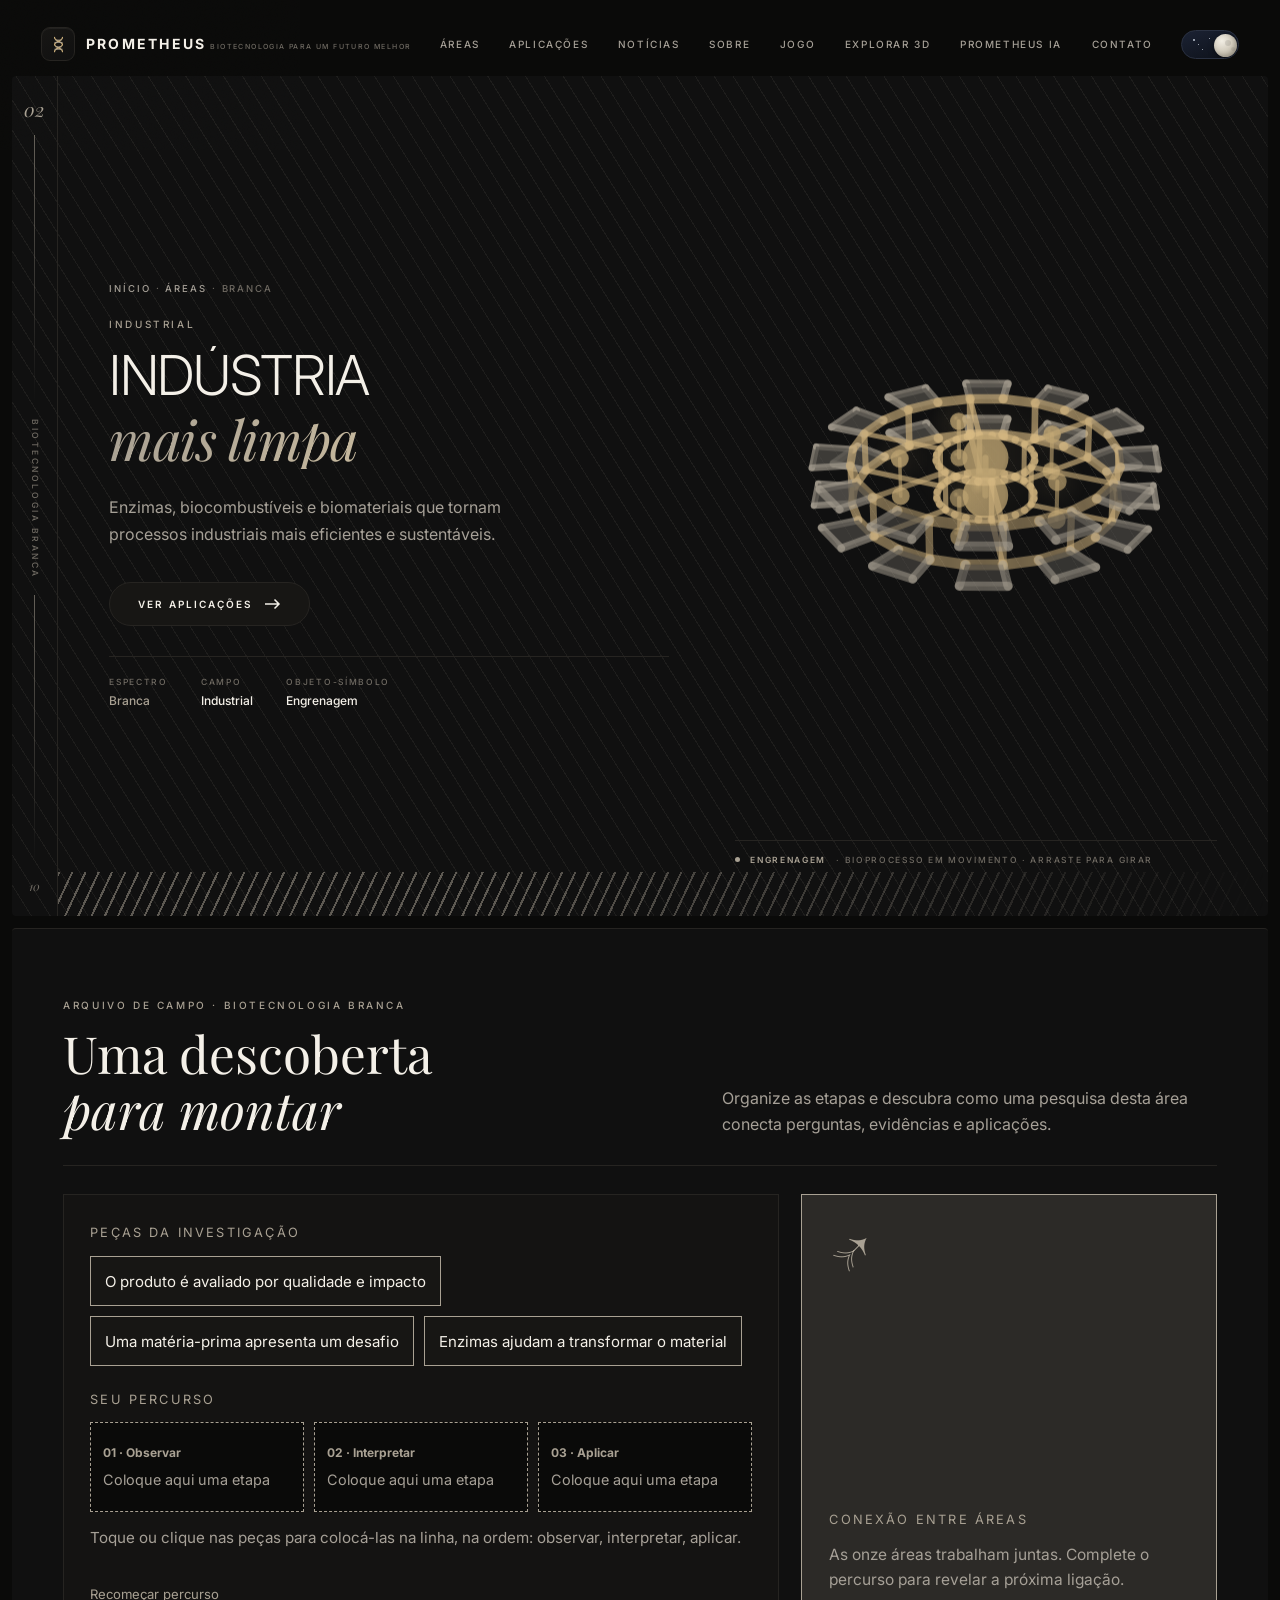
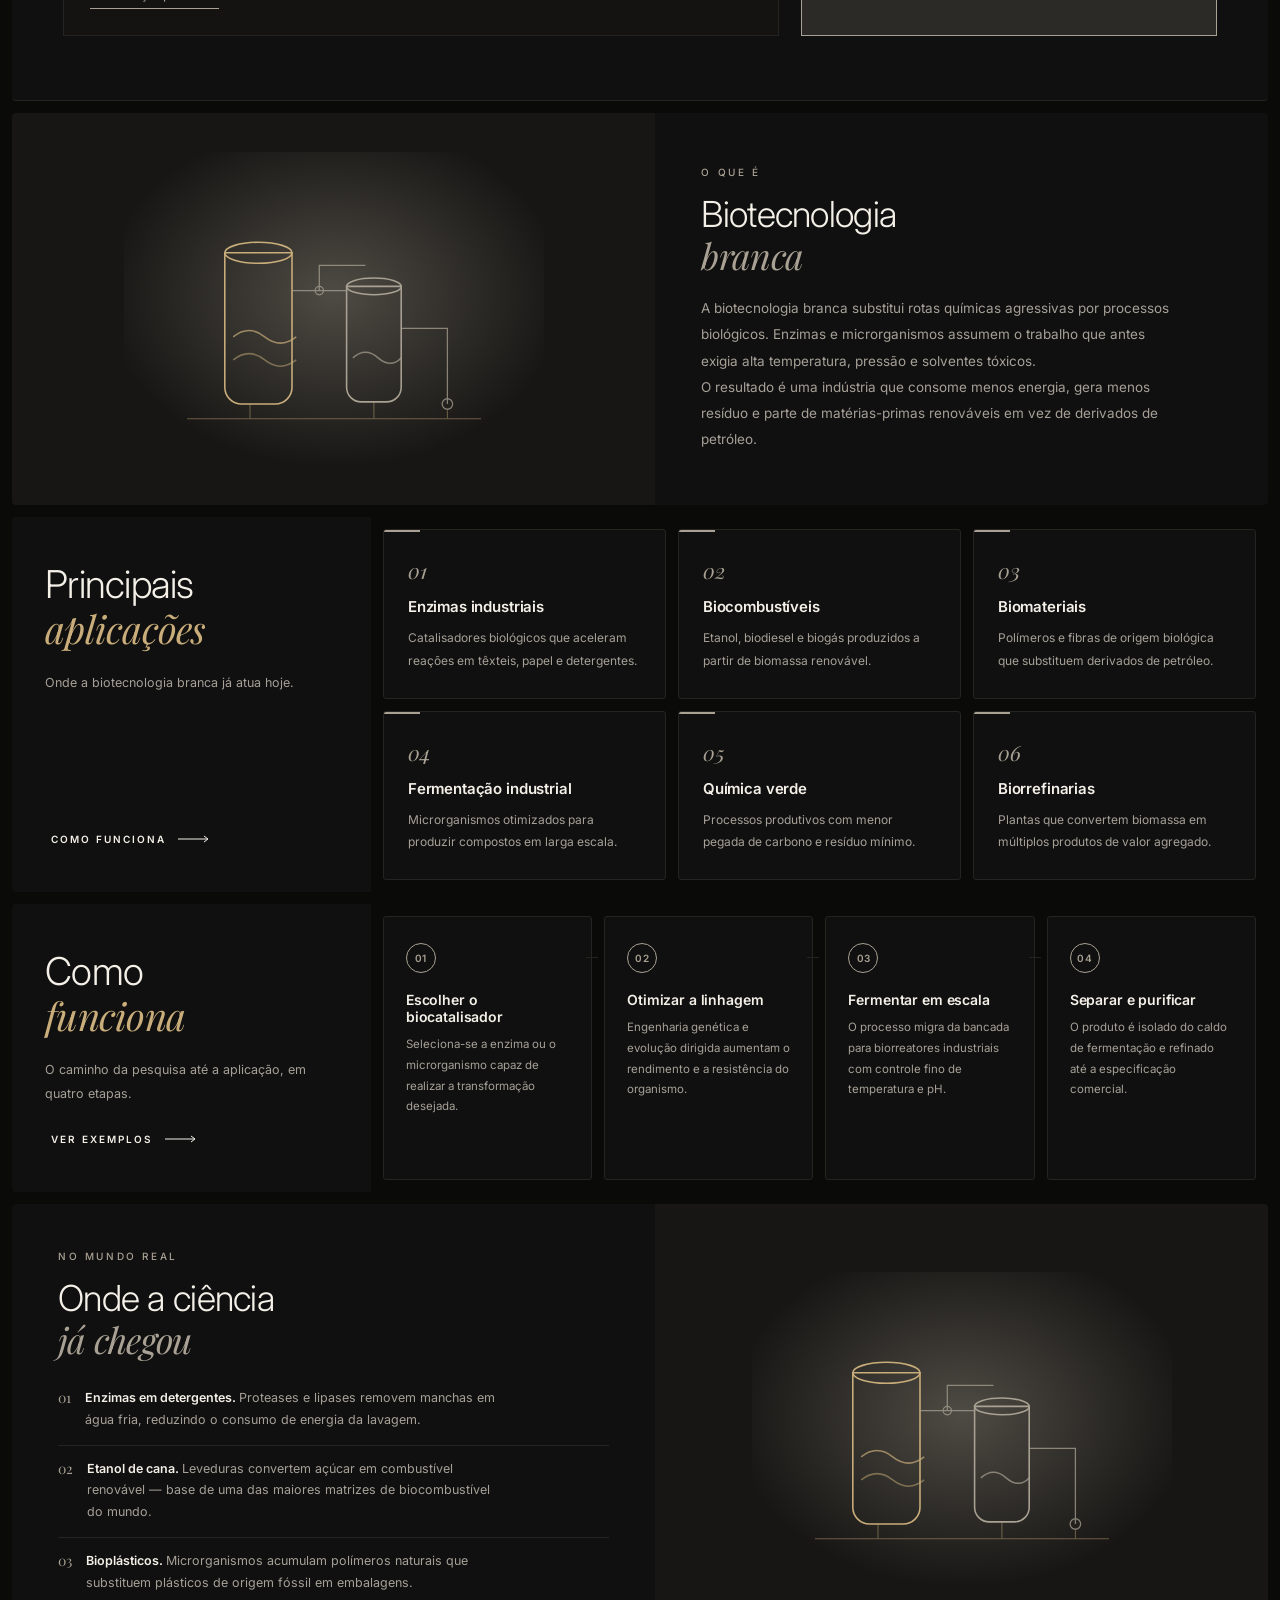
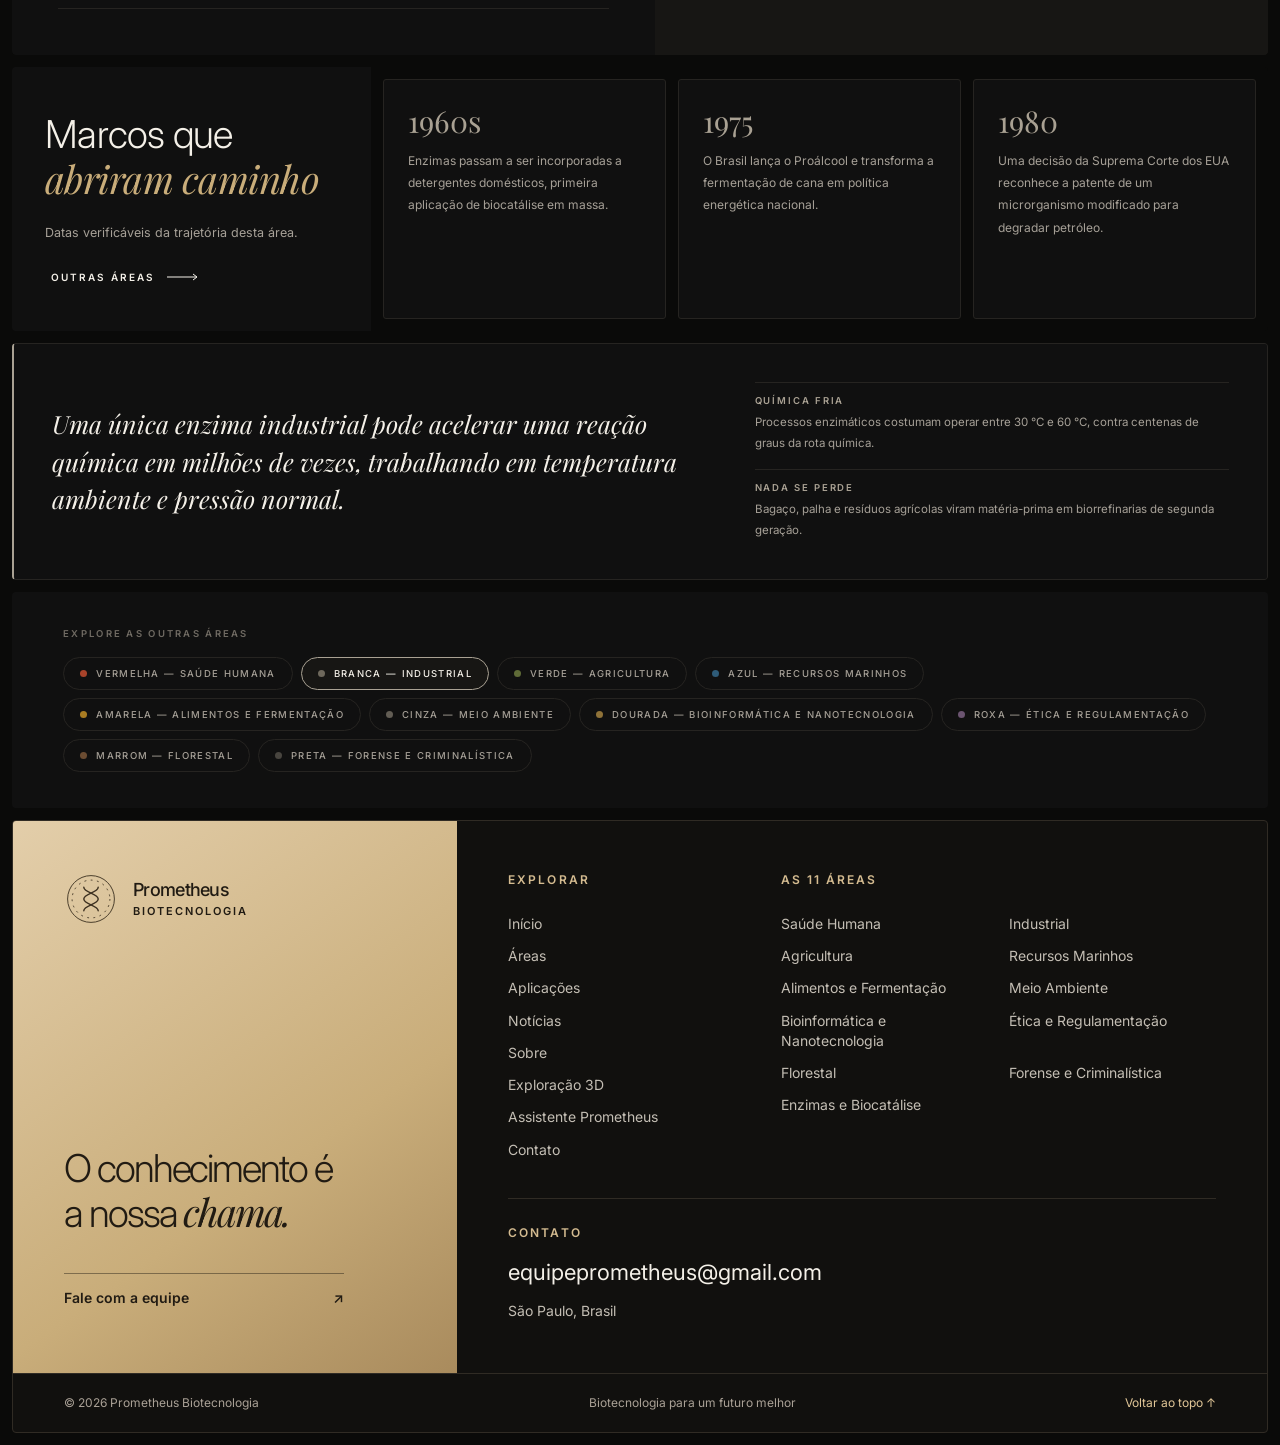
<file: areas/industrial/index.html>
<!DOCTYPE html>
<html lang="pt-BR" data-theme="dark" data-area="industrial">

<head>
    <meta charset="UTF-8">
    <meta name="viewport" content="width=device-width, initial-scale=1.0">
    <meta name="theme-color" content="#080808">

    <title>Industrial — Prometheus Biotecnologia</title>

    <link rel="preconnect" href="https://fonts.googleapis.com">
    <link rel="preconnect" href="https://fonts.gstatic.com" crossorigin>

    <link
        href="https://fonts.googleapis.com/css2?family=Inter:wght@300;400;500;600;700&family=Playfair+Display:ital,wght@0,400;1,400;1,500&display=swap"
        rel="stylesheet"
    >

    <link rel="stylesheet" href="../../style.css">
<link rel="stylesheet" href="../../explore.css">
<link rel="stylesheet" href="../../footer-refresh.css">
</head>

<body id="topo">

    <div class="carregador" id="carregador">
        <div class="carregador__interno">
            <div class="carregador__numero" id="numeroCarregamento">000</div>

            <div class="carregador__barra">
                <i id="barraCarregamento"></i>
            </div>

            <div class="carregador__texto">
                Prometheus Biotecnologia
            </div>
        </div>
    </div>

    <div class="progresso" id="progresso"></div>

    <svg class="granulado" xmlns="http://www.w3.org/2000/svg">
        <filter id="grainF">
            <feturbulence
                basefrequency="0.85"
                numoctaves="4"
                type="fractalNoise"
            ></feturbulence>
        </filter>

        <rect
            filter="url(#grainF)"
            height="100%"
            width="100%"
        ></rect>
    </svg>

    <nav aria-label="Menu" class="menu-movel" id="menu-movel">
        <button class="menu-movel__fechar" id="fecharMenu">
            Fechar ✕
        </button>

        <a
            data-alvo-secao="inicio"
            data-pagina="home"
            href="../../index.html#inicio"
        >
            Início
        </a>

        <a
            data-alvo-secao="areas"
            data-pagina="home"
            href="../../index.html#areas"
        >
            Áreas
        </a>

        <a
            data-alvo-secao="aplicacoes"
            data-pagina="home"
            href="../../index.html#aplicacoes"
        >
            Aplicações
        </a>

        <a
            data-alvo-secao="noticias"
            data-pagina="home"
            href="../../index.html#noticias"
        >
            Notícias
        </a>

        <a
            data-alvo-secao="sobre"
            data-pagina="home"
            href="../../index.html#sobre"
        >
            Sobre
        </a>
        <a href="../../jogo/index.html">Jogo</a>

        <a href="../../explorar/index.html">
          Exploração 3D
        </a>

        <a href="../../ia/index.html">
          Assistente Prometheus
        </a>

        <a
            data-alvo-secao="contato"
            data-pagina="home"
            href="../../index.html#contato"
        >
            Contato
        </a>
    </nav>

    <div class="moldura">

        <header class="navegacao" id="navegacao">

            <a
                class="marca"
                data-pagina="home"
                href="../../index.html#inicio"
            >
                <span class="marca__simbolo">
                    <svg aria-hidden="true" fill="none" viewbox="0 0 24 24">
                        <g
                            stroke="var(--beige)"
                            stroke-linecap="round"
                            stroke-width="1.5"
                        >
                            <path d="M7 3c0 5 10 5 10 9s-10 4-10 9"></path>
                            <path d="M17 3c0 5-10 5-10 9s10 4 10 9"></path>
                        </g>

                        <g
                            opacity=".9"
                            stroke="var(--area)"
                            stroke-linecap="round"
                            stroke-width="1.2"
                        >
                            <path d="M8.6 6.4h6.8M7.4 9.4h9.2M8.6 15h6.8M7.4 18h9.2"></path>
                        </g>
                    </svg>
                </span>

                <span class="marca__texto">
                    <span class="marca__nome">Prometheus</span>
                    <span class="marca__subtitulo">
                        Biotecnologia para um futuro melhor
                    </span>
                </span>
            </a>

            <nav
                aria-label="Navegação principal"
                class="navegacao__links"
                id="linksNavegacao"
            >
                <a
                    data-alvo-secao="areas"
                    data-pagina="home"
                    href="../../index.html#areas"
                >
                    ÁREAS
                </a>

                <a
                    data-alvo-secao="aplicacoes"
                    data-pagina="home"
                    href="../../index.html#aplicacoes"
                >
                    APLICAÇÕES
                </a>

                <a
                    data-alvo-secao="noticias"
                    data-pagina="home"
                    href="../../index.html#noticias"
                >
                    NOTÍCIAS
                </a>

                <a
                    data-alvo-secao="sobre"
                    data-pagina="home"
                    href="../../index.html#sobre"
                >
                    SOBRE
                </a>
                <a href="../../jogo/index.html">JOGO</a>

                <a href="../../explorar/index.html">
                  EXPLORAR 3D
                </a>

                <a href="../../ia/index.html">
                  PROMETHEUS IA
                </a>

                <a
                    data-alvo-secao="contato"
                    data-pagina="home"
                    href="../../index.html#contato"
                >
                    CONTATO
                </a>
            </nav>

            <div class="navegacao__direita">

                <button
                    aria-label="Alternar modo claro e escuro"
                    aria-pressed="false"
                    class="alternador"
                    id="botaoTema"
                >
                    <span class="alternador__estrelas">
                        <i></i>
                        <i></i>
                        <i></i>
                        <i></i>
                    </span>

                    <span class="alternador__botao"></span>
                </button>

                <button
                    aria-label="Abrir menu"
                    class="botao-menu"
                    id="botao-menu"
                >
                    <b></b>
                </button>

            </div>
        </header>

        <main>

            <div class="pagina ativa" id="view-industrial">

                <section
                    class="inicio-area faixa"
                    data-padrao="industrial"
                    data-secao="inicio"
                >

                    <div class="inicio-area__trilho">
                        <b>02</b>
                        <i></i>
                        <span>Biotecnologia Branca</span>
                        <i></i>
                        <b style="color:var(--text-faint);font-size:12px">
                            10
                        </b>
                    </div>

                    <div class="inicio-area__grade">

                        <div class="inicio-area__conteudo">

                            <span class="migalhas">
                                <a
                                    data-pagina="home"
                                    href="../../index.html#inicio"
                                >
                                    Início
                                </a>
                                ·
                                <a
                                    data-alvo-secao="areas"
                                    data-pagina="home"
                                    href="../../index.html#areas"
                                >
                                    Áreas
                                </a>
                                · Branca
                            </span>

                            <span class="eyebrow">
                                Industrial
                            </span>

                            <h1>
                                <span class="linha">
                                    <span>INDÚSTRIA</span>
                                </span>

                                <span class="linha">
                                    <span class="italico">mais limpa</span>
                                </span>
                            </h1>

                            <p class="inicio__descricao">
                                Enzimas, biocombustíveis e biomateriais que tornam processos industriais mais eficientes e sustentáveis.
                            </p>

                            <button
                                class="botao"
                                data-rolagem="aplicacoes"
                            >
                                Ver aplicações

                                <svg viewbox="0 0 16 12">
                                    <path d="M0 6h13M9.5 1.5 14 6l-4.5 4.5"></path>
                                </svg>
                            </button>

                            <dl class="ficha">
                                <div>
                                    <dt>Espectro</dt>
                                    <dd>
                                        <em>Branca</em>
                                    </dd>
                                </div>

                                <div>
                                    <dt>Campo</dt>
                                    <dd>Industrial</dd>
                                </div>

                                <div>
                                    <dt>Objeto-símbolo</dt>
                                    <dd>Engrenagem</dd>
                                </div>
                            </dl>

                        </div>

                        <div class="inicio-area__palco">

                            <div
                                class="inicio__palco"
                                data-object="Engrenagem"
                            ></div>

                            <span class="inicio-area__rotulo">
                                <i></i>
                                <b>Engrenagem</b> · Bioprocesso em movimento · arraste para girar
                            </span>

                        </div>

                    </div>

                    <div class="inicio-area__faixa"></div>

                </section>
<section class="investigacao faixa" data-secao="investigacao" data-missao="industrial" data-explicacao="A biotecnologia industrial estuda processos eficientes e também o impacto do produto final.">
      <div class="investigacao__topo"><div><span class="eyebrow">Arquivo de campo · Biotecnologia Branca</span><h2>Uma descoberta<br><em>para montar</em></h2></div>
        <p>Organize as etapas e descubra como uma pesquisa desta área conecta perguntas, evidências e aplicações.</p></div>
      <div class="investigacao__miolo"><div class="investigacao__fluxo"><span class="investigacao__rotulo">Peças da investigação</span>
        <div class="investigacao__origem"><button type="button" class="investigacao__peca" draggable="true" data-peca="3">O produto é avaliado por qualidade e impacto</button><button type="button" class="investigacao__peca" draggable="true" data-peca="1">Uma matéria-prima apresenta um desafio</button><button type="button" class="investigacao__peca" draggable="true" data-peca="2">Enzimas ajudam a transformar o material</button></div><span class="investigacao__rotulo">Seu percurso</span>
        <ol class="investigacao__destinos"><li><button type="button" class="investigacao__destino" data-espaco="0" aria-label="Etapa 1; toque para retirar uma peça"></button></li><li><button type="button" class="investigacao__destino" data-espaco="1" aria-label="Etapa 2; toque para retirar uma peça"></button></li><li><button type="button" class="investigacao__destino" data-espaco="2" aria-label="Etapa 3; toque para retirar uma peça"></button></li></ol><p class="investigacao__feedback" data-feedback role="status" aria-live="polite"></p>
        <button class="investigacao__reset" type="button" data-reiniciar>Recomeçar percurso</button></div>
        <aside class="investigacao__descoberta"><span aria-hidden="true">↗</span><div><span class="investigacao__rotulo">Conexão entre áreas</span>
        <p>As onze áreas trabalham juntas. Complete o percurso para revelar a próxima ligação.</p>
        <div data-conexao hidden><a href="../enzimas/index.html">Explorar a próxima conexão ↗</a></div></div></aside></div>
    </section>

                <section class="fundo faixa" data-secao="sobre">

                    <div class="cena revelar">

                        <div class="cena__visual">

                            <svg
                                aria-label="Ilustração da biotecnologia branca"
                                class="cena__arte"
                                fill="none"
                                role="img"
                                viewbox="0 0 400 300"
                            >
                                <defs>

                                    <lineargradient
                                        id="gindustrial-a"
                                        x1="0"
                                        x2="1"
                                        y1="0"
                                        y2="1"
                                    >
                                        <stop
                                            offset="0"
                                            stop-color="var(--area)"
                                            stop-opacity=".28"
                                        ></stop>

                                        <stop
                                            offset="1"
                                            stop-color="var(--area)"
                                            stop-opacity="0"
                                        ></stop>
                                    </lineargradient>

                                    <radialgradient
                                        cx="50%"
                                        cy="45%"
                                        id="rindustrial-a"
                                        r="55%"
                                    >
                                        <stop
                                            offset="0"
                                            stop-color="var(--area)"
                                            stop-opacity=".38"
                                        ></stop>

                                        <stop
                                            offset="1"
                                            stop-color="var(--area)"
                                            stop-opacity="0"
                                        ></stop>
                                    </radialgradient>

                                </defs>

                                <rect
                                    fill="url(#rindustrial-a)"
                                    height="300"
                                    width="400"
                                ></rect>

                                <g
                                    stroke="var(--beige)"
                                    stroke-width="1.5"
                                >
                                    <path d="M96 96h64v128a16 16 0 0 1-16 16h-32a16 16 0 0 1-16-16z"></path>
                                    <ellipse cx="128" cy="96" rx="32" ry="10"></ellipse>
                                    <path d="M104 176c10-8 20-8 30 0s20 8 30 0" opacity=".7"></path>
                                    <path d="M104 198c10-8 20-8 30 0s20 8 30 0" opacity=".5"></path>
                                </g>

                                <g
                                    stroke="var(--area)"
                                    stroke-width="1.5"
                                >
                                    <path d="M212 128h52v96a14 14 0 0 1-14 14h-24a14 14 0 0 1-14-14z"></path>
                                    <ellipse cx="238" cy="128" rx="26" ry="8"></ellipse>
                                    <path d="M218 196c8-7 16-7 24 0s16 7 22 0" opacity=".7"></path>
                                </g>

                                <g
                                    opacity=".75"
                                    stroke="var(--area)"
                                    stroke-width="1.2"
                                >
                                    <path d="M160 132h52M186 132v-24h44"></path>
                                    <circle cx="186" cy="132" r="4"></circle>
                                    <path d="M264 168h44v72"></path>
                                    <circle cx="308" cy="240" r="5"></circle>
                                </g>

                                <g
                                    opacity=".45"
                                    stroke="var(--beige)"
                                    stroke-width="1"
                                >
                                    <path d="M60 254h280"></path>
                                    <path d="M120 254v-14M238 254v-16M308 254v-8"></path>
                                </g>
                            </svg>

                        </div>

                        <div class="cena__corpo">

                            <span class="eyebrow">
                                O que é
                            </span>

                            <h2>
                                Biotecnologia<br/>
                                <span class="italico">branca</span>
                            </h2>

                            <div>
                                <p>
                                    A biotecnologia branca substitui rotas químicas agressivas por processos biológicos. Enzimas e microrganismos assumem o trabalho que antes exigia alta temperatura, pressão e solventes tóxicos.
                                </p>

                                <p>
                                    O resultado é uma indústria que consome menos energia, gera menos resíduo e parte de matérias-primas renováveis em vez de derivados de petróleo.
                                </p>
                            </div>

                        </div>

                    </div>

                </section>

                <section class="fundo faixa" data-secao="aplicacoes">

                    <div class="cabecalho-dividido">

                        <div class="cabecalho-dividido__esquerda">

                            <div>

                                <h2 class="revelar">
                                    Principais<br/>
                                    <span class="italico">aplicações</span>
                                </h2>

                                <p class="revelar" data-atraso="1">
                                    Onde a biotecnologia branca já atua hoje.
                                </p>

                            </div>

                            <button
                                class="link revelar"
                                data-atraso="2"
                                data-rolagem="processo"
                            >
                                <span>Como funciona</span>

                                <svg
                                    fill="none"
                                    viewbox="0 0 34 8"
                                >
                                    <path
                                        d="M0 4h30M26 1l4 3-4 3"
                                        stroke="currentColor"
                                    ></path>
                                </svg>
                            </button>

                        </div>

                        <div class="grade-cartoes">

                            <article
                                class="cartao-tematico revelar"
                                data-atraso="1"
                            >
                                <span class="cartao-tematico__numero">01</span>
                                <h3>Enzimas industriais</h3>
                                <p>
                                    Catalisadores biológicos que aceleram reações em têxteis, papel e detergentes.
                                </p>
                            </article>

                            <article
                                class="cartao-tematico revelar"
                                data-atraso="2"
                            >
                                <span class="cartao-tematico__numero">02</span>
                                <h3>Biocombustíveis</h3>
                                <p>
                                    Etanol, biodiesel e biogás produzidos a partir de biomassa renovável.
                                </p>
                            </article>

                            <article
                                class="cartao-tematico revelar"
                                data-atraso="3"
                            >
                                <span class="cartao-tematico__numero">03</span>
                                <h3>Biomateriais</h3>
                                <p>
                                    Polímeros e fibras de origem biológica que substituem derivados de petróleo.
                                </p>
                            </article>

                            <article
                                class="cartao-tematico revelar"
                                data-atraso="4"
                            >
                                <span class="cartao-tematico__numero">04</span>
                                <h3>Fermentação industrial</h3>
                                <p>
                                    Microrganismos otimizados para produzir compostos em larga escala.
                                </p>
                            </article>

                            <article
                                class="cartao-tematico revelar"
                                data-atraso="4"
                            >
                                <span class="cartao-tematico__numero">05</span>
                                <h3>Química verde</h3>
                                <p>
                                    Processos produtivos com menor pegada de carbono e resíduo mínimo.
                                </p>
                            </article>

                            <article
                                class="cartao-tematico revelar"
                                data-atraso="4"
                            >
                                <span class="cartao-tematico__numero">06</span>
                                <h3>Biorrefinarias</h3>
                                <p>
                                    Plantas que convertem biomassa em múltiplos produtos de valor agregado.
                                </p>
                            </article>

                        </div>

                    </div>

                </section>

                <section class="fundo faixa" data-secao="processo">

                    <div class="cabecalho-dividido">

                        <div class="cabecalho-dividido__esquerda">

                            <div>

                                <h2 class="revelar">
                                    Como<br/>
                                    <span class="italico">funciona</span>
                                </h2>

                                <p class="revelar" data-atraso="1">
                                    O caminho da pesquisa até a aplicação, em quatro etapas.
                                </p>

                            </div>

                            <button
                                class="link revelar"
                                data-atraso="2"
                                data-rolagem="exemplos"
                            >
                                <span>Ver exemplos</span>

                                <svg
                                    fill="none"
                                    viewbox="0 0 34 8"
                                >
                                    <path
                                        d="M0 4h30M26 1l4 3-4 3"
                                        stroke="currentColor"
                                    ></path>
                                </svg>
                            </button>

                        </div>

                        <div class="etapas">

                            <article
                                class="etapa revelar"
                                data-atraso="1"
                            >
                                <span class="etapa__numero">01</span>
                                <h3>Escolher o biocatalisador</h3>
                                <p>
                                    Seleciona-se a enzima ou o microrganismo capaz de realizar a transformação desejada.
                                </p>
                            </article>

                            <article
                                class="etapa revelar"
                                data-atraso="2"
                            >
                                <span class="etapa__numero">02</span>
                                <h3>Otimizar a linhagem</h3>
                                <p>
                                    Engenharia genética e evolução dirigida aumentam o rendimento e a resistência do organismo.
                                </p>
                            </article>

                            <article
                                class="etapa revelar"
                                data-atraso="3"
                            >
                                <span class="etapa__numero">03</span>
                                <h3>Fermentar em escala</h3>
                                <p>
                                    O processo migra da bancada para biorreatores industriais com controle fino de temperatura e pH.
                                </p>
                            </article>

                            <article
                                class="etapa revelar"
                                data-atraso="4"
                            >
                                <span class="etapa__numero">04</span>
                                <h3>Separar e purificar</h3>
                                <p>
                                    O produto é isolado do caldo de fermentação e refinado até a especificação comercial.
                                </p>
                            </article>

                        </div>

                    </div>

                </section>

                <section class="fundo faixa" data-secao="exemplos">

                    <div class="cena cena--invertida revelar">

                        <div class="cena__visual">

                            <svg
                                aria-label="Aplicações reais da biotecnologia branca"
                                class="cena__arte"
                                fill="none"
                                role="img"
                                viewbox="0 0 400 300"
                            >
                                <defs>

                                    <lineargradient
                                        id="gindustrial-b"
                                        x1="0"
                                        x2="1"
                                        y1="0"
                                        y2="1"
                                    >
                                        <stop
                                            offset="0"
                                            stop-color="var(--area)"
                                            stop-opacity=".28"
                                        ></stop>

                                        <stop
                                            offset="1"
                                            stop-color="var(--area)"
                                            stop-opacity="0"
                                        ></stop>
                                    </lineargradient>

                                    <radialgradient
                                        cx="50%"
                                        cy="45%"
                                        id="rindustrial-b"
                                        r="55%"
                                    >
                                        <stop
                                            offset="0"
                                            stop-color="var(--area)"
                                            stop-opacity=".38"
                                        ></stop>

                                        <stop
                                            offset="1"
                                            stop-color="var(--area)"
                                            stop-opacity="0"
                                        ></stop>
                                    </radialgradient>

                                </defs>

                                <rect
                                    fill="url(#rindustrial-b)"
                                    height="300"
                                    width="400"
                                ></rect>

                                <g
                                    stroke="var(--beige)"
                                    stroke-width="1.5"
                                >
                                    <path d="M96 96h64v128a16 16 0 0 1-16 16h-32a16 16 0 0 1-16-16z"></path>
                                    <ellipse cx="128" cy="96" rx="32" ry="10"></ellipse>
                                    <path d="M104 176c10-8 20-8 30 0s20 8 30 0" opacity=".7"></path>
                                    <path d="M104 198c10-8 20-8 30 0s20 8 30 0" opacity=".5"></path>
                                </g>

                                <g
                                    stroke="var(--area)"
                                    stroke-width="1.5"
                                >
                                    <path d="M212 128h52v96a14 14 0 0 1-14 14h-24a14 14 0 0 1-14-14z"></path>
                                    <ellipse cx="238" cy="128" rx="26" ry="8"></ellipse>
                                    <path d="M218 196c8-7 16-7 24 0s16 7 22 0" opacity=".7"></path>
                                </g>

                                <g
                                    opacity=".75"
                                    stroke="var(--area)"
                                    stroke-width="1.2"
                                >
                                    <path d="M160 132h52M186 132v-24h44"></path>
                                    <circle cx="186" cy="132" r="4"></circle>
                                    <path d="M264 168h44v72"></path>
                                    <circle cx="308" cy="240" r="5"></circle>
                                </g>

                                <g
                                    opacity=".45"
                                    stroke="var(--beige)"
                                    stroke-width="1"
                                >
                                    <path d="M60 254h280"></path>
                                    <path d="M120 254v-14M238 254v-16M308 254v-8"></path>
                                </g>
                            </svg>

                        </div>

                        <div class="cena__corpo">

                            <span class="eyebrow">
                                No mundo real
                            </span>

                            <h2>
                                Onde a ciência<br/>
                                <span class="italico">já chegou</span>
                            </h2>

                            <div
                                class="cartao-lista"
                                style="padding:0;grid-template-columns:1fr;gap:12px;margin-top:8px"
                            >

                                <div>
                                    <b>01</b>
                                    <p>
                                        <strong
                                            style="color:var(--text);font-weight:600"
                                        >
                                            Enzimas em detergentes.
                                        </strong>
                                        Proteases e lipases removem manchas em água fria, reduzindo o consumo de energia da lavagem.
                                    </p>
                                </div>

                                <div>
                                    <b>02</b>
                                    <p>
                                        <strong
                                            style="color:var(--text);font-weight:600"
                                        >
                                            Etanol de cana.
                                        </strong>
                                        Leveduras convertem açúcar em combustível renovável — base de uma das maiores matrizes de biocombustível do mundo.
                                    </p>
                                </div>

                                <div>
                                    <b>03</b>
                                    <p>
                                        <strong
                                            style="color:var(--text);font-weight:600"
                                        >
                                            Bioplásticos.
                                        </strong>
                                        Microrganismos acumulam polímeros naturais que substituem plásticos de origem fóssil em embalagens.
                                    </p>
                                </div>

                            </div>

                        </div>

                    </div>

                </section>

                <section class="fundo faixa" data-secao="marcos">

                    <div class="cabecalho-dividido">

                        <div class="cabecalho-dividido__esquerda">

                            <div>

                                <h2 class="revelar">
                                    Marcos que<br/>
                                    <span class="italico">abriram caminho</span>
                                </h2>

                                <p class="revelar" data-atraso="1">
                                    Datas verificáveis da trajetória desta área.
                                </p>

                            </div>

                            <button
                                class="link revelar"
                                data-atraso="2"
                                data-rolagem="outras"
                            >
                                <span>Outras áreas</span>

                                <svg
                                    fill="none"
                                    viewbox="0 0 34 8"
                                >
                                    <path
                                        d="M0 4h30M26 1l4 3-4 3"
                                        stroke="currentColor"
                                    ></path>
                                </svg>
                            </button>

                        </div>

                        <div class="fatos">

                            <article
                                class="fato revelar"
                                data-atraso="1"
                            >
                                <b>1960s</b>
                                <p>
                                    Enzimas passam a ser incorporadas a detergentes domésticos, primeira aplicação de biocatálise em massa.
                                </p>
                            </article>

                            <article
                                class="fato revelar"
                                data-atraso="2"
                            >
                                <b>1975</b>
                                <p>
                                    O Brasil lança o Proálcool e transforma a fermentação de cana em política energética nacional.
                                </p>
                            </article>

                            <article
                                class="fato revelar"
                                data-atraso="3"
                            >
                                <b>1980</b>
                                <p>
                                    Uma decisão da Suprema Corte dos EUA reconhece a patente de um microrganismo modificado para degradar petróleo.
                                </p>
                            </article>

                        </div>

                    </div>

                </section>

                <section
                    class="faixa"
                    style="padding:0 0 0 0"
                >

                    <div class="citacao revelar">

                        <p class="citacao__principal">
                            Uma única enzima industrial pode acelerar uma reação química em milhões de vezes, trabalhando em temperatura ambiente e pressão normal.
                        </p>

                        <div class="citacao__lateral">

                            <div>
                                <b>Química fria</b>
                                <p>
                                    Processos enzimáticos costumam operar entre 30 °C e 60 °C, contra centenas de graus da rota química.
                                </p>
                            </div>

                            <div>
                                <b>Nada se perde</b>
                                <p>
                                    Bagaço, palha e resíduos agrícolas viram matéria-prima em biorrefinarias de segunda geração.
                                </p>
                            </div>

                        </div>

                    </div>

                </section>

                <section class="central faixa" data-secao="outras">

                    <h4>Explore as outras áreas</h4>

                    <div class="central__linha">

                        <button
                            class="central__item"
                            data-pagina="saude"
                        >
                            <i style="background:#a8432a"></i>
                            Vermelha — Saúde Humana
                        </button>

                        <button
                            class="central__item atual"
                            data-pagina="industrial"
                        >
                            <i style="background:#6e685c"></i>
                            Branca — Industrial
                        </button>

                        <button
                            class="central__item"
                            data-pagina="agricola"
                        >
                            <i style="background:#5f6b37"></i>
                            Verde — Agricultura
                        </button>

                        <button
                            class="central__item"
                            data-pagina="marinha"
                        >
                            <i style="background:#2e5b78"></i>
                            Azul — Recursos Marinhos
                        </button>

                        <button
                            class="central__item"
                            data-pagina="alimentar"
                        >
                            <i style="background:#a97c22"></i>
                            Amarela — Alimentos e Fermentação
                        </button>

                        <button
                            class="central__item"
                            data-pagina="ambiental"
                        >
                            <i style="background:#625d54"></i>
                            Cinza — Meio Ambiente
                        </button>

                        <button
                            class="central__item"
                            data-pagina="bioinformatica"
                        >
                            <i style="background:#8f7238"></i>
                            Dourada — Bioinformática e Nanotecnologia
                        </button>

                        <button
                            class="central__item"
                            data-pagina="etica"
                        >
                            <i style="background:#6b5470"></i>
                            Roxa — Ética e Regulamentação
                        </button>

                        <button
                            class="central__item"
                            data-pagina="florestal"
                        >
                            <i style="background:#6b4c32"></i>
                            Marrom — Florestal
                        </button>

                        <button
                            class="central__item"
                            data-pagina="forense"
                        >
                            <i style="background:#48453f"></i>
                            Preta — Forense e Criminalística
                        </button>

                    </div>

                </section>

            </div>

        </main>

        <footer class="rodape rodape--novo">
      <div class="rodape__principal">
        <div class="rodape__manifesto">
          <div class="rodape__assinatura">
            <svg class="rodape__selo" fill="none" viewBox="0 0 60 60" aria-hidden="true">
              <circle cx="30" cy="30" r="26" stroke="currentColor" stroke-width="1"></circle>
              <circle cx="30" cy="30" r="21" stroke="currentColor" stroke-dasharray="2 5" stroke-width="1"></circle>
              <g stroke="currentColor" stroke-linecap="round" stroke-width="1.6">
                <path d="M22 17c0 6 16 7 16 13s-16 7-16 13"></path>
                <path d="M38 17c0 6-16 7-16 13s16 7 16 13"></path>
              </g>
            </svg>
            <div>
              <strong>Prometheus</strong>
              <span>BIOTECNOLOGIA</span>
            </div>
          </div>
          <p class="rodape__frase">O conhecimento é<br>a nossa <em>chama.</em></p>
          <a class="rodape__convite" href="../../index.html#contato">
            <span>Fale com a equipe</span>
            <span aria-hidden="true">↗</span>
          </a>
        </div>

        <div class="rodape__menus">
          <nav class="rodape__grupo" aria-label="Navegação do rodapé">
            <h2>Explorar</h2>
          <a href="../../index.html#inicio">Início</a>
          <a href="../../index.html#areas">Áreas</a>
          <a href="../../index.html#aplicacoes">Aplicações</a>
          <a href="../../index.html#noticias">Notícias</a>
          <a href="../../index.html#sobre">Sobre</a>
          <a href="../../explorar/index.html">Exploração 3D</a>
          <a href="../../ia/index.html">Assistente Prometheus</a>
          <a href="../../index.html#contato">Contato</a>
          </nav>
          <nav class="rodape__grupo rodape__grupo--areas" aria-label="Áreas da biotecnologia">
            <h2>As 11 áreas</h2>
            <div class="rodape__lista-areas">
          <a href="../saude/index.html">Saúde Humana</a>
          <a href="../industrial/index.html">Industrial</a>
          <a href="../agricola/index.html">Agricultura</a>
          <a href="../marinha/index.html">Recursos Marinhos</a>
          <a href="../alimentar/index.html">Alimentos e Fermentação</a>
          <a href="../ambiental/index.html">Meio Ambiente</a>
          <a href="../bioinformatica/index.html">Bioinformática e Nanotecnologia</a>
          <a href="../etica/index.html">Ética e Regulamentação</a>
          <a href="../florestal/index.html">Florestal</a>
          <a href="../forense/index.html">Forense e Criminalística</a>
          <a href="../enzimas/index.html">Enzimas e Biocatálise</a>
            </div>
          </nav>
          <div class="rodape__grupo rodape__grupo--contato">
            <h2>Contato</h2>
            <a class="rodape__email" href="mailto:equipeprometheus@gmail.com">equipeprometheus@gmail.com</a>
            <span>São Paulo, Brasil</span>
          </div>
        </div>
      </div>
      <div class="rodape__base">
        <span>© 2026 Prometheus Biotecnologia</span>
        <span class="rodape__nota">Biotecnologia para um futuro melhor</span>
        <a href="#topo">Voltar ao topo <span aria-hidden="true">↑</span></a>
      </div>
    </footer>

    </div>

    <div
        aria-hidden="true"
        aria-labelledby="dnaTitle"
        aria-modal="true"
        class="janela-dna"
        id="dnaModal"
        role="dialog"
    >

        <div class="janela-dna__fundo"></div>

        <div class="janela-dna__painel">

            <button
                aria-label="Fechar"
                class="janela-dna__fechar"
                data-atrasona-close=""
            >
                <svg viewbox="0 0 14 14">
                    <path
                        d="M1 1l12 12M13 1L1 13"
                        stroke="currentColor"
                        stroke-width="1.6"
                    ></path>
                </svg>
            </button>

            <span class="eyebrow">
                Estrutura da molécula
            </span>

            <h3 id="dnaTitle">
                Do DNA ao <span class="italico">nucleotídeo</span>
            </h3>

            <p class="janela-dna__descricao">
                O DNA é uma longa cadeia formada por unidades repetidas chamadas nucleotídeos. Cada nucleotídeo carrega, entre outras partes, uma base nitrogenada — e é a sequência dessas bases que guarda toda a informação genética.
            </p>

            <div class="fluxo-dna">

                <b class="destacado">DNA</b>

                <svg viewbox="0 0 20 10">
                    <path d="M0 5h16M12 1l4 4-4 4"></path>
                </svg>

                <b>Nucleotídeos</b>

                <svg viewbox="0 0 20 10">
                    <path d="M0 5h16M12 1l4 4-4 4"></path>
                </svg>

                <b>Bases nitrogenadas</b>

            </div>

            <div class="nucleo">

                <div class="nucleo__parte">

                    <span class="nucleo__forma p">
                        <svg viewbox="0 0 24 24">
                            <circle
                                cx="12"
                                cy="12"
                                r="7"
                            ></circle>
                        </svg>
                    </span>

                    <span>Grupo fosfato</span>

                </div>

                <span class="nucleo__mais">+</span>

                <div class="nucleo__parte">

                    <span class="nucleo__forma s">
                        <svg viewbox="0 0 24 24">
                            <path d="M4 8l8-5 8 5-8 5z"></path>
                            <path d="M4 8v8l8 5 8-5V8"></path>
                        </svg>
                    </span>

                    <span>
                        Açúcar (desoxirribose)
                    </span>

                </div>

                <span class="nucleo__mais">+</span>

                <div class="nucleo__parte">

                    <span class="nucleo__forma b">
                        <svg viewbox="0 0 24 24">
                            <path d="M12 3l8 6-3 9H7L4 9z"></path>
                        </svg>
                    </span>

                    <span>Base nitrogenada</span>

                </div>

                <span class="nucleo__mais">=</span>

                <div class="nucleo__parte">

                    <span class="nucleo__forma p">
                        <svg viewbox="0 0 24 24">
                            <path
                                d="M12 2v20M2 12h20"
                                stroke-width="2.4"
                            ></path>
                        </svg>
                    </span>

                    <span>Nucleotídeo</span>

                </div>

            </div>

            <span
                class="eyebrow"
                style="display:block;margin-bottom:12px"
            >
                Pareamento das bases
            </span>

            <div class="bases">

                <div class="base">
                    <b>A</b>
                    <em>Adenina</em>
                    <small>pareia com T</small>
                </div>

                <div class="base">
                    <b>T</b>
                    <em>Timina</em>
                    <small>pareia com A</small>
                </div>

                <div class="base">
                    <b>C</b>
                    <em>Citosina</em>
                    <small>pareia com G</small>
                </div>

                <div class="base">
                    <b>G</b>
                    <em>Guanina</em>
                    <small>pareia com C</small>
                </div>

            </div>

        </div>

    </div>

    <script src="../../script.js"></script>
<script src="../../explore.js"></script>

</body>
</html>
</file>
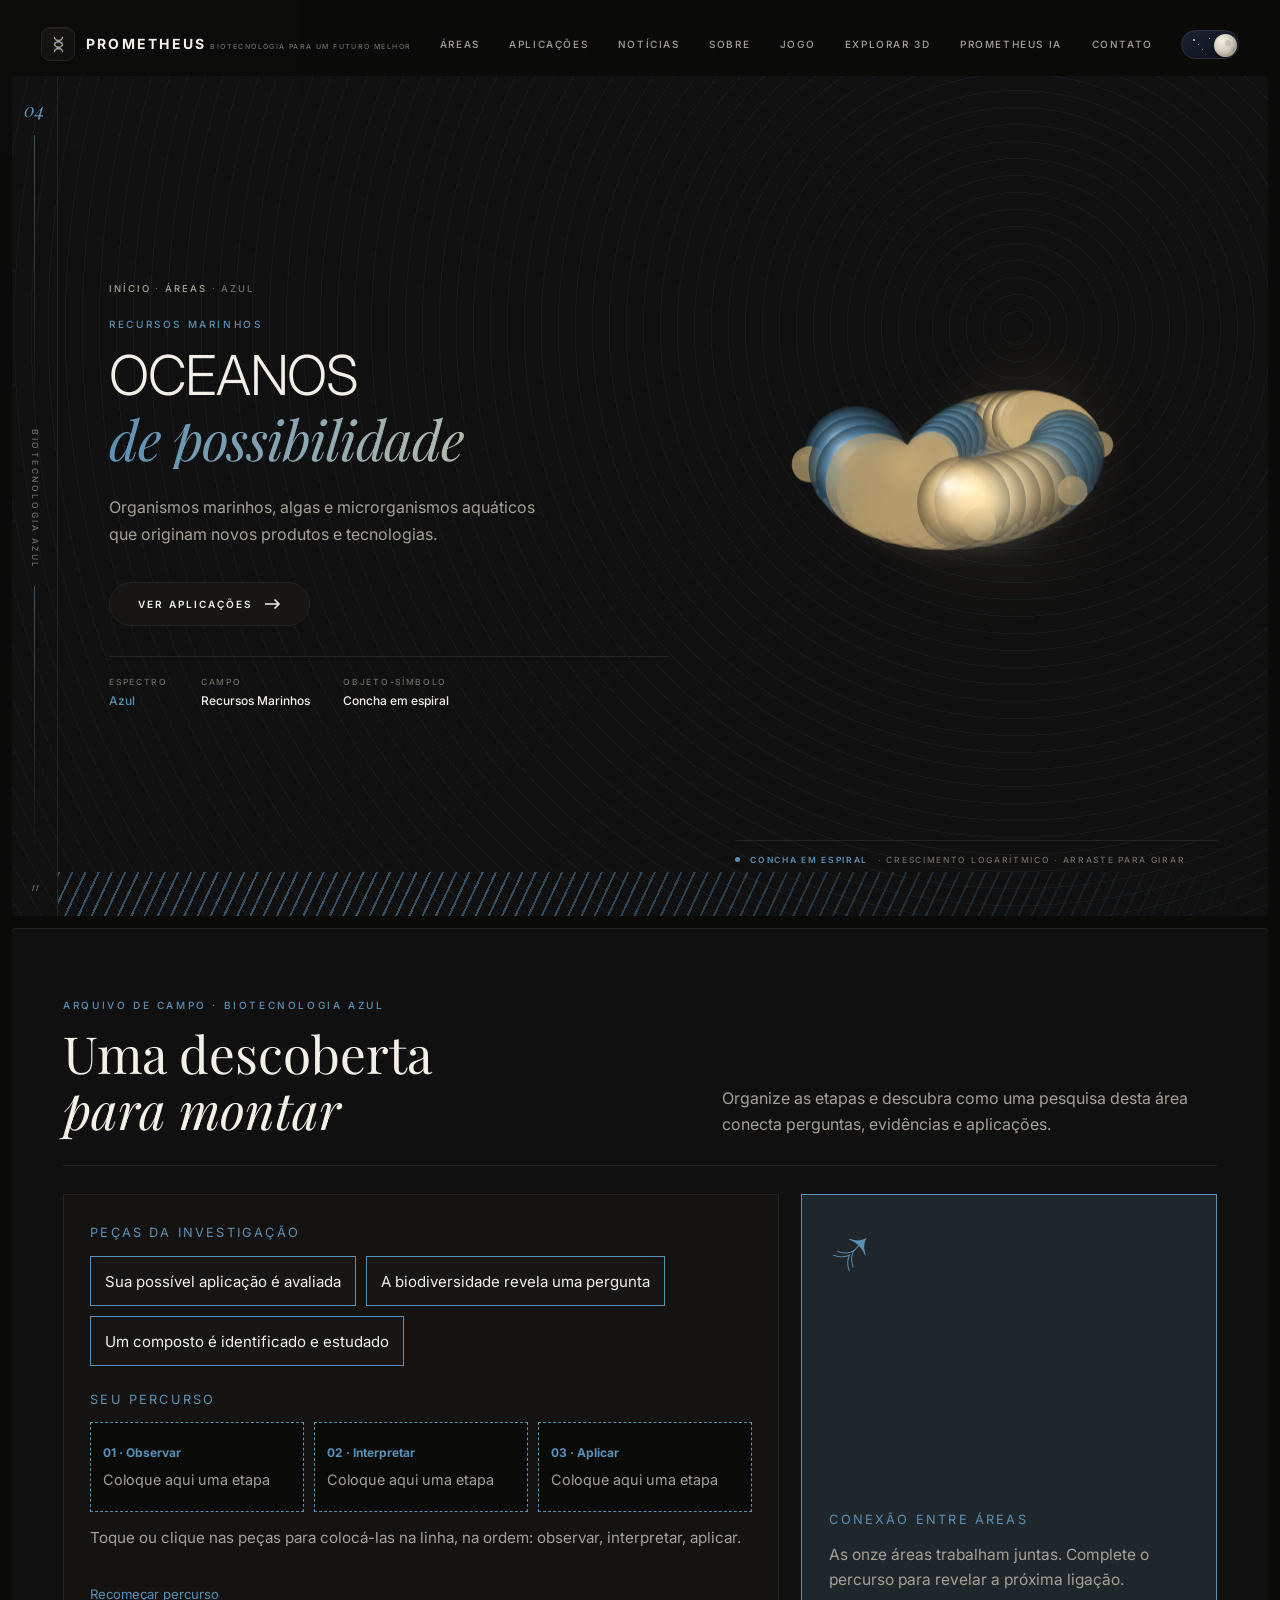
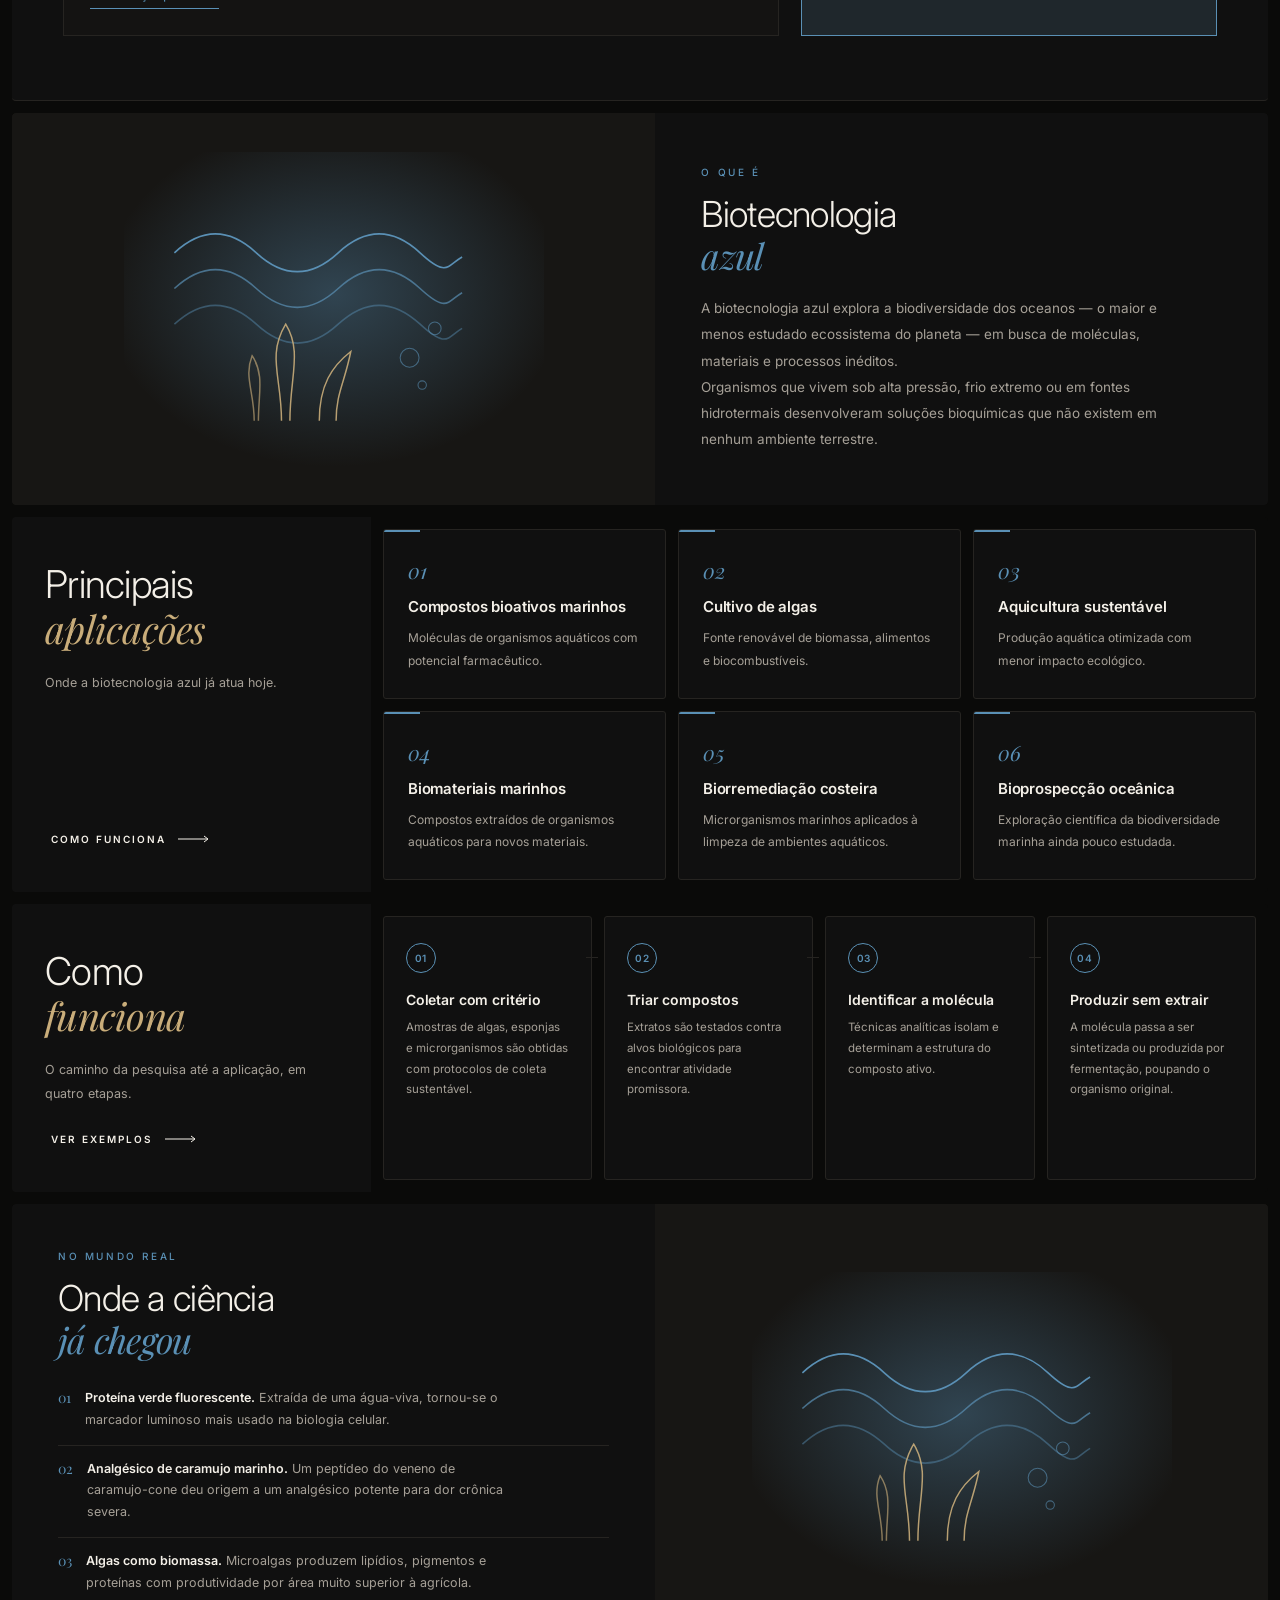
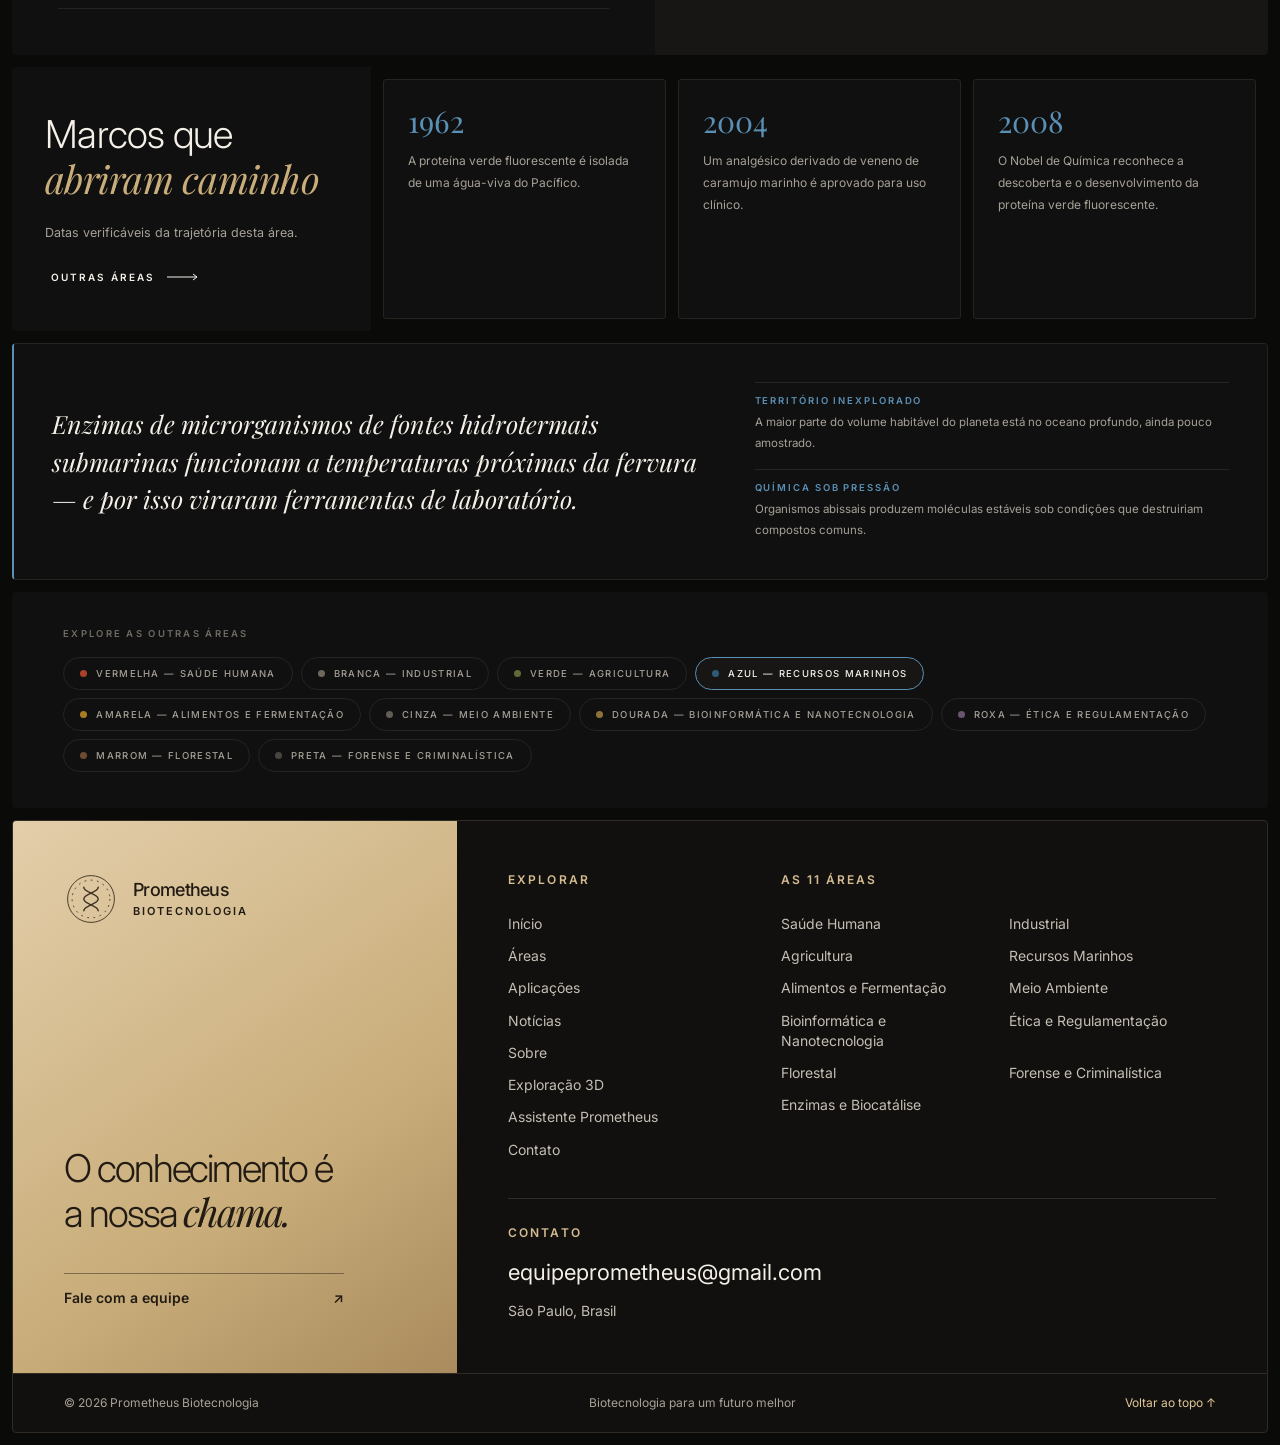
<file: areas/marinha/index.html>
<!DOCTYPE html>
<html lang="pt-BR" data-theme="dark" data-area="marinha">

<head>
    <meta charset="UTF-8">
    <meta name="viewport" content="width=device-width, initial-scale=1.0">
    <meta name="theme-color" content="#080808">

    <title>Marinha — Prometheus Biotecnologia</title>

    <link rel="preconnect" href="https://fonts.googleapis.com">
    <link rel="preconnect" href="https://fonts.gstatic.com" crossorigin>
    <link
        href="https://fonts.googleapis.com/css2?family=Inter:wght@300;400;500;600;700&family=Playfair+Display:ital,wght@0,400;1,400;1,500&display=swap"
        rel="stylesheet"
    >

    <link rel="stylesheet" href="../../style.css">
<link rel="stylesheet" href="../../explore.css">
<link rel="stylesheet" href="../../footer-refresh.css">
</head>

<body id="topo">

    <div class="carregador" id="carregador">
        <div class="carregador__interno">
            <div class="carregador__numero" id="numeroCarregamento">000</div>
            <div class="carregador__barra">
                <i id="barraCarregamento"></i>
            </div>
            <div class="carregador__texto">Prometheus Biotecnologia</div>
        </div>
    </div>

    <div class="progresso" id="progresso"></div>

    <svg class="granulado" xmlns="http://www.w3.org/2000/svg">
        <filter id="grainF">
            <feturbulence
                basefrequency="0.85"
                numoctaves="4"
                type="fractalNoise"
            ></feturbulence>
        </filter>

        <rect
            filter="url(#grainF)"
            height="100%"
            width="100%"
        ></rect>
    </svg>

    <nav aria-label="Menu" class="menu-movel" id="menu-movel">
        <button class="menu-movel__fechar" id="fecharMenu">Fechar ✕</button>

        <a
            data-alvo-secao="inicio"
            data-pagina="home"
            href="../../index.html#inicio"
        >Início</a>

        <a
            data-alvo-secao="areas"
            data-pagina="home"
            href="../../index.html#areas"
        >Áreas</a>

        <a
            data-alvo-secao="aplicacoes"
            data-pagina="home"
            href="../../index.html#aplicacoes"
        >Aplicações</a>

        <a
            data-alvo-secao="noticias"
            data-pagina="home"
            href="../../index.html#noticias"
        >Notícias</a>

        <a
            data-alvo-secao="sobre"
            data-pagina="home"
            href="../../index.html#sobre"
        >Sobre</a>
        <a href="../../jogo/index.html">Jogo</a>

        <a href="../../explorar/index.html">
          Exploração 3D
        </a>

        <a href="../../ia/index.html">
          Assistente Prometheus
        </a>

        <a
            data-alvo-secao="contato"
            data-pagina="home"
            href="../../index.html#contato"
        >Contato</a>
    </nav>

    <div class="moldura">

        <header class="navegacao" id="navegacao">

            <a
                class="marca"
                data-pagina="home"
                href="../../index.html#inicio"
            >
                <span class="marca__simbolo">
                    <svg aria-hidden="true" fill="none" viewbox="0 0 24 24">
                        <g
                            stroke="var(--beige)"
                            stroke-linecap="round"
                            stroke-width="1.5"
                        >
                            <path d="M7 3c0 5 10 5 10 9s-10 4-10 9"></path>
                            <path d="M17 3c0 5-10 5-10 9s10 4 10 9"></path>
                        </g>

                        <g
                            opacity=".9"
                            stroke="var(--area)"
                            stroke-linecap="round"
                            stroke-width="1.2"
                        >
                            <path d="M8.6 6.4h6.8M7.4 9.4h9.2M8.6 15h6.8M7.4 18h9.2"></path>
                        </g>
                    </svg>
                </span>

                <span class="marca__texto">
                    <span class="marca__nome">Prometheus</span>
                    <span class="marca__subtitulo">Biotecnologia para um futuro melhor</span>
                </span>
            </a>

            <nav
                aria-label="Navegação principal"
                class="navegacao__links"
                id="linksNavegacao"
            >
                <a
                    data-alvo-secao="areas"
                    data-pagina="home"
                    href="../../index.html#areas"
                >ÁREAS</a>

                <a
                    data-alvo-secao="aplicacoes"
                    data-pagina="home"
                    href="../../index.html#aplicacoes"
                >APLICAÇÕES</a>

                <a
                    data-alvo-secao="noticias"
                    data-pagina="home"
                    href="../../index.html#noticias"
                >NOTÍCIAS</a>

                <a
                    data-alvo-secao="sobre"
                    data-pagina="home"
                    href="../../index.html#sobre"
                >SOBRE</a>
                <a href="../../jogo/index.html">JOGO</a>

                <a href="../../explorar/index.html">
                  EXPLORAR 3D
                </a>

                <a href="../../ia/index.html">
                  PROMETHEUS IA
                </a>

                <a
                    data-alvo-secao="contato"
                    data-pagina="home"
                    href="../../index.html#contato"
                >CONTATO</a>
            </nav>

            <div class="navegacao__direita">

                <button
                    aria-label="Alternar modo claro e escuro"
                    aria-pressed="false"
                    class="alternador"
                    id="botaoTema"
                >
                    <span class="alternador__estrelas">
                        <i></i>
                        <i></i>
                        <i></i>
                        <i></i>
                    </span>

                    <span class="alternador__botao"></span>
                </button>

                <button
                    aria-label="Abrir menu"
                    class="botao-menu"
                    id="botao-menu"
                >
                    <b></b>
                </button>

            </div>

        </header>

        <main>

            <div class="pagina ativa" id="view-marinha">

                <section
                    class="inicio-area faixa"
                    data-padrao="marinha"
                    data-secao="inicio"
                >

                    <div class="inicio-area__trilho">
                        <b>04</b>
                        <i></i>
                        <span>Biotecnologia Azul</span>
                        <i></i>
                        <b style="color:var(--text-faint);font-size:12px">11</b>
                    </div>

                    <div class="inicio-area__grade">

                        <div class="inicio-area__conteudo">

                            <span class="migalhas">
                                <a
                                    data-pagina="home"
                                    href="../../index.html#inicio"
                                >Início</a>
                                ·
                                <a
                                    data-alvo-secao="areas"
                                    data-pagina="home"
                                    href="../../index.html#areas"
                                >Áreas</a>
                                · Azul
                            </span>

                            <span class="eyebrow">Recursos Marinhos</span>

                            <h1>
                                <span class="linha">
                                    <span>OCEANOS</span>
                                </span>

                                <span class="linha">
                                    <span class="italico">de possibilidade</span>
                                </span>
                            </h1>

                            <p class="inicio__descricao">
                                Organismos marinhos, algas e microrganismos aquáticos que originam novos produtos e tecnologias.
                            </p>

                            <button
                                class="botao"
                                data-rolagem="aplicacoes"
                            >
                                Ver aplicações

                                <svg viewbox="0 0 16 12">
                                    <path d="M0 6h13M9.5 1.5 14 6l-4.5 4.5"></path>
                                </svg>
                            </button>

                            <dl class="ficha">
                                <div>
                                    <dt>Espectro</dt>
                                    <dd><em>Azul</em></dd>
                                </div>

                                <div>
                                    <dt>Campo</dt>
                                    <dd>Recursos Marinhos</dd>
                                </div>

                                <div>
                                    <dt>Objeto-símbolo</dt>
                                    <dd>Concha em espiral</dd>
                                </div>
                            </dl>

                        </div>

                        <div class="inicio-area__palco">

                            <div
                                class="inicio__palco"
                                data-object="Concha em espiral"
                            ></div>

                            <span class="inicio-area__rotulo">
                                <i></i>
                                <b>Concha em espiral</b> · Crescimento logarítmico · arraste para girar
                            </span>

                        </div>

                    </div>

                    <div class="inicio-area__faixa"></div>

                </section>
<section class="investigacao faixa" data-secao="investigacao" data-missao="marinha" data-explicacao="Conhecer o oceano inspira aplicações quando se preserva o ecossistema estudado.">
      <div class="investigacao__topo"><div><span class="eyebrow">Arquivo de campo · Biotecnologia Azul</span><h2>Uma descoberta<br><em>para montar</em></h2></div>
        <p>Organize as etapas e descubra como uma pesquisa desta área conecta perguntas, evidências e aplicações.</p></div>
      <div class="investigacao__miolo"><div class="investigacao__fluxo"><span class="investigacao__rotulo">Peças da investigação</span>
        <div class="investigacao__origem"><button type="button" class="investigacao__peca" draggable="true" data-peca="3">Sua possível aplicação é avaliada</button><button type="button" class="investigacao__peca" draggable="true" data-peca="1">A biodiversidade revela uma pergunta</button><button type="button" class="investigacao__peca" draggable="true" data-peca="2">Um composto é identificado e estudado</button></div><span class="investigacao__rotulo">Seu percurso</span>
        <ol class="investigacao__destinos"><li><button type="button" class="investigacao__destino" data-espaco="0" aria-label="Etapa 1; toque para retirar uma peça"></button></li><li><button type="button" class="investigacao__destino" data-espaco="1" aria-label="Etapa 2; toque para retirar uma peça"></button></li><li><button type="button" class="investigacao__destino" data-espaco="2" aria-label="Etapa 3; toque para retirar uma peça"></button></li></ol><p class="investigacao__feedback" data-feedback role="status" aria-live="polite"></p>
        <button class="investigacao__reset" type="button" data-reiniciar>Recomeçar percurso</button></div>
        <aside class="investigacao__descoberta"><span aria-hidden="true">↗</span><div><span class="investigacao__rotulo">Conexão entre áreas</span>
        <p>As onze áreas trabalham juntas. Complete o percurso para revelar a próxima ligação.</p>
        <div data-conexao hidden><a href="../ambiental/index.html">Explorar a próxima conexão ↗</a></div></div></aside></div>
    </section>

                <section class="fundo faixa" data-secao="sobre">

                    <div class="cena revelar">

                        <div class="cena__visual">

                            <svg
                                aria-label="Ilustração da biotecnologia azul"
                                class="cena__arte"
                                fill="none"
                                role="img"
                                viewbox="0 0 400 300"
                            >
                                <defs>

                                    <lineargradient
                                        id="gmarinha-a"
                                        x1="0"
                                        x2="1"
                                        y1="0"
                                        y2="1"
                                    >
                                        <stop
                                            offset="0"
                                            stop-color="var(--area)"
                                            stop-opacity=".28"
                                        ></stop>

                                        <stop
                                            offset="1"
                                            stop-color="var(--area)"
                                            stop-opacity="0"
                                        ></stop>
                                    </lineargradient>

                                    <radialgradient
                                        cx="50%"
                                        cy="45%"
                                        id="rmarinha-a"
                                        r="55%"
                                    >
                                        <stop
                                            offset="0"
                                            stop-color="var(--area)"
                                            stop-opacity=".38"
                                        ></stop>

                                        <stop
                                            offset="1"
                                            stop-color="var(--area)"
                                            stop-opacity="0"
                                        ></stop>
                                    </radialgradient>

                                </defs>

                                <rect
                                    fill="url(#rmarinha-a)"
                                    height="300"
                                    width="400"
                                ></rect>

                                <g
                                    stroke="var(--area)"
                                    stroke-width="1.5"
                                >
                                    <path d="M48 96c26-24 52-24 78 0s52 24 78 0 52-24 78 0 26 12 40 4"></path>
                                    <path
                                        d="M48 130c26-24 52-24 78 0s52 24 78 0 52-24 78 0 26 12 40 4"
                                        opacity=".7"
                                    ></path>
                                    <path
                                        d="M48 164c26-24 52-24 78 0s52 24 78 0 52-24 78 0 26 12 40 4"
                                        opacity=".45"
                                    ></path>
                                </g>

                                <g
                                    opacity=".9"
                                    stroke="var(--beige)"
                                    stroke-width="1.4"
                                >
                                    <path d="M150 256c0-42 -14-62 4-92 16 26 4 50 4 92"></path>
                                    <path d="M186 256c0-34 12-52 30-66-6 30-14 40-14 66"></path>
                                    <path
                                        d="M124 256c0-28-10-42-2-62 12 18 6 36 6 62"
                                        opacity=".7"
                                    ></path>
                                </g>

                                <g
                                    opacity=".6"
                                    stroke="var(--area)"
                                    stroke-width="1"
                                >
                                    <circle cx="272" cy="196" r="9"></circle>
                                    <circle cx="296" cy="168" r="6"></circle>
                                    <circle cx="284" cy="222" r="4"></circle>
                                </g>

                            </svg>

                        </div>

                        <div class="cena__corpo">

                            <span class="eyebrow">O que é</span>

                            <h2>
                                Biotecnologia<br/>
                                <span class="italico">azul</span>
                            </h2>

                            <div>
                                <p>
                                    A biotecnologia azul explora a biodiversidade dos oceanos — o maior e menos estudado ecossistema do planeta — em busca de moléculas, materiais e processos inéditos.
                                </p>

                                <p>
                                    Organismos que vivem sob alta pressão, frio extremo ou em fontes hidrotermais desenvolveram soluções bioquímicas que não existem em nenhum ambiente terrestre.
                                </p>
                            </div>

                        </div>

                    </div>

                </section>

                <section class="fundo faixa" data-secao="aplicacoes">

                    <div class="cabecalho-dividido">

                        <div class="cabecalho-dividido__esquerda">

                            <div>
                                <h2 class="revelar">
                                    Principais<br/>
                                    <span class="italico">aplicações</span>
                                </h2>

                                <p
                                    class="revelar"
                                    data-atraso="1"
                                >
                                    Onde a biotecnologia azul já atua hoje.
                                </p>
                            </div>

                            <button
                                class="link revelar"
                                data-atraso="2"
                                data-rolagem="processo"
                            >
                                <span>Como funciona</span>

                                <svg
                                    fill="none"
                                    viewbox="0 0 34 8"
                                >
                                    <path
                                        d="M0 4h30M26 1l4 3-4 3"
                                        stroke="currentColor"
                                    ></path>
                                </svg>
                            </button>

                        </div>

                        <div class="grade-cartoes">

                            <article
                                class="cartao-tematico revelar"
                                data-atraso="1"
                            >
                                <span class="cartao-tematico__numero">01</span>
                                <h3>Compostos bioativos marinhos</h3>
                                <p>Moléculas de organismos aquáticos com potencial farmacêutico.</p>
                            </article>

                            <article
                                class="cartao-tematico revelar"
                                data-atraso="2"
                            >
                                <span class="cartao-tematico__numero">02</span>
                                <h3>Cultivo de algas</h3>
                                <p>Fonte renovável de biomassa, alimentos e biocombustíveis.</p>
                            </article>

                            <article
                                class="cartao-tematico revelar"
                                data-atraso="3"
                            >
                                <span class="cartao-tematico__numero">03</span>
                                <h3>Aquicultura sustentável</h3>
                                <p>Produção aquática otimizada com menor impacto ecológico.</p>
                            </article>

                            <article
                                class="cartao-tematico revelar"
                                data-atraso="4"
                            >
                                <span class="cartao-tematico__numero">04</span>
                                <h3>Biomateriais marinhos</h3>
                                <p>Compostos extraídos de organismos aquáticos para novos materiais.</p>
                            </article>

                            <article
                                class="cartao-tematico revelar"
                                data-atraso="4"
                            >
                                <span class="cartao-tematico__numero">05</span>
                                <h3>Biorremediação costeira</h3>
                                <p>Microrganismos marinhos aplicados à limpeza de ambientes aquáticos.</p>
                            </article>

                            <article
                                class="cartao-tematico revelar"
                                data-atraso="4"
                            >
                                <span class="cartao-tematico__numero">06</span>
                                <h3>Bioprospecção oceânica</h3>
                                <p>Exploração científica da biodiversidade marinha ainda pouco estudada.</p>
                            </article>

                        </div>

                    </div>

                </section>

                <section class="fundo faixa" data-secao="processo">

                    <div class="cabecalho-dividido">

                        <div class="cabecalho-dividido__esquerda">

                            <div>
                                <h2 class="revelar">
                                    Como<br/>
                                    <span class="italico">funciona</span>
                                </h2>

                                <p
                                    class="revelar"
                                    data-atraso="1"
                                >
                                    O caminho da pesquisa até a aplicação, em quatro etapas.
                                </p>
                            </div>

                            <button
                                class="link revelar"
                                data-atraso="2"
                                data-rolagem="exemplos"
                            >
                                <span>Ver exemplos</span>

                                <svg
                                    fill="none"
                                    viewbox="0 0 34 8"
                                >
                                    <path
                                        d="M0 4h30M26 1l4 3-4 3"
                                        stroke="currentColor"
                                    ></path>
                                </svg>
                            </button>

                        </div>

                        <div class="etapas">

                            <article
                                class="etapa revelar"
                                data-atraso="1"
                            >
                                <span class="etapa__numero">01</span>
                                <h3>Coletar com critério</h3>
                                <p>Amostras de algas, esponjas e microrganismos são obtidas com protocolos de coleta sustentável.</p>
                            </article>

                            <article
                                class="etapa revelar"
                                data-atraso="2"
                            >
                                <span class="etapa__numero">02</span>
                                <h3>Triar compostos</h3>
                                <p>Extratos são testados contra alvos biológicos para encontrar atividade promissora.</p>
                            </article>

                            <article
                                class="etapa revelar"
                                data-atraso="3"
                            >
                                <span class="etapa__numero">03</span>
                                <h3>Identificar a molécula</h3>
                                <p>Técnicas analíticas isolam e determinam a estrutura do composto ativo.</p>
                            </article>

                            <article
                                class="etapa revelar"
                                data-atraso="4"
                            >
                                <span class="etapa__numero">04</span>
                                <h3>Produzir sem extrair</h3>
                                <p>A molécula passa a ser sintetizada ou produzida por fermentação, poupando o organismo original.</p>
                            </article>

                        </div>

                    </div>

                </section>

                <section class="fundo faixa" data-secao="exemplos">

                    <div class="cena cena--invertida revelar">

                        <div class="cena__visual">

                            <svg
                                aria-label="Aplicações reais da biotecnologia azul"
                                class="cena__arte"
                                fill="none"
                                role="img"
                                viewbox="0 0 400 300"
                            >
                                <defs>

                                    <lineargradient
                                        id="gmarinha-b"
                                        x1="0"
                                        x2="1"
                                        y1="0"
                                        y2="1"
                                    >
                                        <stop
                                            offset="0"
                                            stop-color="var(--area)"
                                            stop-opacity=".28"
                                        ></stop>

                                        <stop
                                            offset="1"
                                            stop-color="var(--area)"
                                            stop-opacity="0"
                                        ></stop>
                                    </lineargradient>

                                    <radialgradient
                                        cx="50%"
                                        cy="45%"
                                        id="rmarinha-b"
                                        r="55%"
                                    >
                                        <stop
                                            offset="0"
                                            stop-color="var(--area)"
                                            stop-opacity=".38"
                                        ></stop>

                                        <stop
                                            offset="1"
                                            stop-color="var(--area)"
                                            stop-opacity="0"
                                        ></stop>
                                    </radialgradient>

                                </defs>

                                <rect
                                    fill="url(#rmarinha-b)"
                                    height="300"
                                    width="400"
                                ></rect>

                                <g
                                    stroke="var(--area)"
                                    stroke-width="1.5"
                                >
                                    <path d="M48 96c26-24 52-24 78 0s52 24 78 0 52-24 78 0 26 12 40 4"></path>
                                    <path
                                        d="M48 130c26-24 52-24 78 0s52 24 78 0 52-24 78 0 26 12 40 4"
                                        opacity=".7"
                                    ></path>
                                    <path
                                        d="M48 164c26-24 52-24 78 0s52 24 78 0 52-24 78 0 26 12 40 4"
                                        opacity=".45"
                                    ></path>
                                </g>

                                <g
                                    opacity=".9"
                                    stroke="var(--beige)"
                                    stroke-width="1.4"
                                >
                                    <path d="M150 256c0-42 -14-62 4-92 16 26 4 50 4 92"></path>
                                    <path d="M186 256c0-34 12-52 30-66-6 30-14 40-14 66"></path>
                                    <path
                                        d="M124 256c0-28-10-42-2-62 12 18 6 36 6 62"
                                        opacity=".7"
                                    ></path>
                                </g>

                                <g
                                    opacity=".6"
                                    stroke="var(--area)"
                                    stroke-width="1"
                                >
                                    <circle cx="272" cy="196" r="9"></circle>
                                    <circle cx="296" cy="168" r="6"></circle>
                                    <circle cx="284" cy="222" r="4"></circle>
                                </g>

                            </svg>

                        </div>

                        <div class="cena__corpo">

                            <span class="eyebrow">No mundo real</span>

                            <h2>
                                Onde a ciência<br/>
                                <span class="italico">já chegou</span>
                            </h2>

                            <div
                                class="cartao-lista"
                                style="padding:0;grid-template-columns:1fr;gap:12px;margin-top:8px"
                            >

                                <div>
                                    <b>01</b>
                                    <p>
                                        <strong style="color:var(--text);font-weight:600">Proteína verde fluorescente.</strong>
                                        Extraída de uma água-viva, tornou-se o marcador luminoso mais usado na biologia celular.
                                    </p>
                                </div>

                                <div>
                                    <b>02</b>
                                    <p>
                                        <strong style="color:var(--text);font-weight:600">Analgésico de caramujo marinho.</strong>
                                        Um peptídeo do veneno de caramujo-cone deu origem a um analgésico potente para dor crônica severa.
                                    </p>
                                </div>

                                <div>
                                    <b>03</b>
                                    <p>
                                        <strong style="color:var(--text);font-weight:600">Algas como biomassa.</strong>
                                        Microalgas produzem lipídios, pigmentos e proteínas com produtividade por área muito superior à agrícola.
                                    </p>
                                </div>

                            </div>

                        </div>

                    </div>

                </section>

                <section class="fundo faixa" data-secao="marcos">

                    <div class="cabecalho-dividido">

                        <div class="cabecalho-dividido__esquerda">

                            <div>
                                <h2 class="revelar">
                                    Marcos que<br/>
                                    <span class="italico">abriram caminho</span>
                                </h2>

                                <p
                                    class="revelar"
                                    data-atraso="1"
                                >
                                    Datas verificáveis da trajetória desta área.
                                </p>
                            </div>

                            <button
                                class="link revelar"
                                data-atraso="2"
                                data-rolagem="outras"
                            >
                                <span>Outras áreas</span>

                                <svg
                                    fill="none"
                                    viewbox="0 0 34 8"
                                >
                                    <path
                                        d="M0 4h30M26 1l4 3-4 3"
                                        stroke="currentColor"
                                    ></path>
                                </svg>
                            </button>

                        </div>

                        <div class="fatos">

                            <article
                                class="fato revelar"
                                data-atraso="1"
                            >
                                <b>1962</b>
                                <p>A proteína verde fluorescente é isolada de uma água-viva do Pacífico.</p>
                            </article>

                            <article
                                class="fato revelar"
                                data-atraso="2"
                            >
                                <b>2004</b>
                                <p>Um analgésico derivado de veneno de caramujo marinho é aprovado para uso clínico.</p>
                            </article>

                            <article
                                class="fato revelar"
                                data-atraso="3"
                            >
                                <b>2008</b>
                                <p>O Nobel de Química reconhece a descoberta e o desenvolvimento da proteína verde fluorescente.</p>
                            </article>

                        </div>

                    </div>

                </section>

                <section
                    class="faixa"
                    style="padding:0 0 0 0"
                >

                    <div class="citacao revelar">

                        <p class="citacao__principal">
                            Enzimas de microrganismos de fontes hidrotermais submarinas funcionam a temperaturas próximas da fervura — e por isso viraram ferramentas de laboratório.
                        </p>

                        <div class="citacao__lateral">

                            <div>
                                <b>Território inexplorado</b>
                                <p>A maior parte do volume habitável do planeta está no oceano profundo, ainda pouco amostrado.</p>
                            </div>

                            <div>
                                <b>Química sob pressão</b>
                                <p>Organismos abissais produzem moléculas estáveis sob condições que destruiriam compostos comuns.</p>
                            </div>

                        </div>

                    </div>

                </section>

                <section class="central faixa" data-secao="outras">

                    <h4>Explore as outras áreas</h4>

                    <div class="central__linha">

                        <button
                            class="central__item"
                            data-pagina="saude"
                        >
                            <i style="background:#a8432a"></i>
                            Vermelha — Saúde Humana
                        </button>

                        <button
                            class="central__item"
                            data-pagina="industrial"
                        >
                            <i style="background:#6e685c"></i>
                            Branca — Industrial
                        </button>

                        <button
                            class="central__item"
                            data-pagina="agricola"
                        >
                            <i style="background:#5f6b37"></i>
                            Verde — Agricultura
                        </button>

                        <button
                            class="central__item atual"
                            data-pagina="marinha"
                        >
                            <i style="background:#2e5b78"></i>
                            Azul — Recursos Marinhos
                        </button>

                        <button
                            class="central__item"
                            data-pagina="alimentar"
                        >
                            <i style="background:#a97c22"></i>
                            Amarela — Alimentos e Fermentação
                        </button>

                        <button
                            class="central__item"
                            data-pagina="ambiental"
                        >
                            <i style="background:#625d54"></i>
                            Cinza — Meio Ambiente
                        </button>

                        <button
                            class="central__item"
                            data-pagina="bioinformatica"
                        >
                            <i style="background:#8f7238"></i>
                            Dourada — Bioinformática e Nanotecnologia
                        </button>

                        <button
                            class="central__item"
                            data-pagina="etica"
                        >
                            <i style="background:#6b5470"></i>
                            Roxa — Ética e Regulamentação
                        </button>

                        <button
                            class="central__item"
                            data-pagina="florestal"
                        >
                            <i style="background:#6b4c32"></i>
                            Marrom — Florestal
                        </button>

                        <button
                            class="central__item"
                            data-pagina="forense"
                        >
                            <i style="background:#48453f"></i>
                            Preta — Forense e Criminalística
                        </button>

                    </div>

                </section>

            </div>

        </main>

        <footer class="rodape rodape--novo">
      <div class="rodape__principal">
        <div class="rodape__manifesto">
          <div class="rodape__assinatura">
            <svg class="rodape__selo" fill="none" viewBox="0 0 60 60" aria-hidden="true">
              <circle cx="30" cy="30" r="26" stroke="currentColor" stroke-width="1"></circle>
              <circle cx="30" cy="30" r="21" stroke="currentColor" stroke-dasharray="2 5" stroke-width="1"></circle>
              <g stroke="currentColor" stroke-linecap="round" stroke-width="1.6">
                <path d="M22 17c0 6 16 7 16 13s-16 7-16 13"></path>
                <path d="M38 17c0 6-16 7-16 13s16 7 16 13"></path>
              </g>
            </svg>
            <div>
              <strong>Prometheus</strong>
              <span>BIOTECNOLOGIA</span>
            </div>
          </div>
          <p class="rodape__frase">O conhecimento é<br>a nossa <em>chama.</em></p>
          <a class="rodape__convite" href="../../index.html#contato">
            <span>Fale com a equipe</span>
            <span aria-hidden="true">↗</span>
          </a>
        </div>

        <div class="rodape__menus">
          <nav class="rodape__grupo" aria-label="Navegação do rodapé">
            <h2>Explorar</h2>
          <a href="../../index.html#inicio">Início</a>
          <a href="../../index.html#areas">Áreas</a>
          <a href="../../index.html#aplicacoes">Aplicações</a>
          <a href="../../index.html#noticias">Notícias</a>
          <a href="../../index.html#sobre">Sobre</a>
          <a href="../../explorar/index.html">Exploração 3D</a>
          <a href="../../ia/index.html">Assistente Prometheus</a>
          <a href="../../index.html#contato">Contato</a>
          </nav>
          <nav class="rodape__grupo rodape__grupo--areas" aria-label="Áreas da biotecnologia">
            <h2>As 11 áreas</h2>
            <div class="rodape__lista-areas">
          <a href="../saude/index.html">Saúde Humana</a>
          <a href="../industrial/index.html">Industrial</a>
          <a href="../agricola/index.html">Agricultura</a>
          <a href="../marinha/index.html">Recursos Marinhos</a>
          <a href="../alimentar/index.html">Alimentos e Fermentação</a>
          <a href="../ambiental/index.html">Meio Ambiente</a>
          <a href="../bioinformatica/index.html">Bioinformática e Nanotecnologia</a>
          <a href="../etica/index.html">Ética e Regulamentação</a>
          <a href="../florestal/index.html">Florestal</a>
          <a href="../forense/index.html">Forense e Criminalística</a>
          <a href="../enzimas/index.html">Enzimas e Biocatálise</a>
            </div>
          </nav>
          <div class="rodape__grupo rodape__grupo--contato">
            <h2>Contato</h2>
            <a class="rodape__email" href="mailto:equipeprometheus@gmail.com">equipeprometheus@gmail.com</a>
            <span>São Paulo, Brasil</span>
          </div>
        </div>
      </div>
      <div class="rodape__base">
        <span>© 2026 Prometheus Biotecnologia</span>
        <span class="rodape__nota">Biotecnologia para um futuro melhor</span>
        <a href="#topo">Voltar ao topo <span aria-hidden="true">↑</span></a>
      </div>
    </footer>

    </div>

    <div
        aria-hidden="true"
        aria-labelledby="dnaTitle"
        aria-modal="true"
        class="janela-dna"
        id="dnaModal"
        role="dialog"
    >

        <div class="janela-dna__fundo"></div>

        <div class="janela-dna__painel">

            <button
                aria-label="Fechar"
                class="janela-dna__fechar"
                data-atrasona-close=""
            >
                <svg viewbox="0 0 14 14">
                    <path
                        d="M1 1l12 12M13 1L1 13"
                        stroke="currentColor"
                        stroke-width="1.6"
                    ></path>
                </svg>
            </button>

            <span class="eyebrow">Estrutura da molécula</span>

            <h3 id="dnaTitle">
                Do DNA ao <span class="italico">nucleotídeo</span>
            </h3>

            <p class="janela-dna__descricao">
                O DNA é uma longa cadeia formada por unidades repetidas chamadas nucleotídeos. Cada nucleotídeo carrega, entre outras partes, uma base nitrogenada — e é a sequência dessas bases que guarda toda a informação genética.
            </p>

            <div class="fluxo-dna">

                <b class="destacado">DNA</b>

                <svg viewbox="0 0 20 10">
                    <path d="M0 5h16M12 1l4 4-4 4"></path>
                </svg>

                <b>Nucleotídeos</b>

                <svg viewbox="0 0 20 10">
                    <path d="M0 5h16M12 1l4 4-4 4"></path>
                </svg>

                <b>Bases nitrogenadas</b>

            </div>

            <div class="nucleo">

                <div class="nucleo__parte">
                    <span class="nucleo__forma p">
                        <svg viewbox="0 0 24 24">
                            <circle
                                cx="12"
                                cy="12"
                                r="7"
                            ></circle>
                        </svg>
                    </span>

                    <span>Grupo fosfato</span>
                </div>

                <span class="nucleo__mais">+</span>

                <div class="nucleo__parte">
                    <span class="nucleo__forma s">
                        <svg viewbox="0 0 24 24">
                            <path d="M4 8l8-5 8 5-8 5z"></path>
                            <path d="M4 8v8l8 5 8-5V8"></path>
                        </svg>
                    </span>

                    <span>Açúcar (desoxirribose)</span>
                </div>

                <span class="nucleo__mais">+</span>

                <div class="nucleo__parte">
                    <span class="nucleo__forma b">
                        <svg viewbox="0 0 24 24">
                            <path d="M12 3l8 6-3 9H7L4 9z"></path>
                        </svg>
                    </span>

                    <span>Base nitrogenada</span>
                </div>

                <span class="nucleo__mais">=</span>

                <div class="nucleo__parte">
                    <span class="nucleo__forma p">
                        <svg viewbox="0 0 24 24">
                            <path
                                d="M12 2v20M2 12h20"
                                stroke-width="2.4"
                            ></path>
                        </svg>
                    </span>

                    <span>Nucleotídeo</span>
                </div>

            </div>

            <span
                class="eyebrow"
                style="display:block;margin-bottom:12px"
            >
                Pareamento das bases
            </span>

            <div class="bases">

                <div class="base">
                    <b>A</b>
                    <em>Adenina</em>
                    <small>pareia com T</small>
                </div>

                <div class="base">
                    <b>T</b>
                    <em>Timina</em>
                    <small>pareia com A</small>
                </div>

                <div class="base">
                    <b>C</b>
                    <em>Citosina</em>
                    <small>pareia com G</small>
                </div>

                <div class="base">
                    <b>G</b>
                    <em>Guanina</em>
                    <small>pareia com C</small>
                </div>

            </div>

        </div>

    </div>

    <script src="../../script.js"></script>
<script src="../../explore.js"></script>

</body>

</html>
</file>
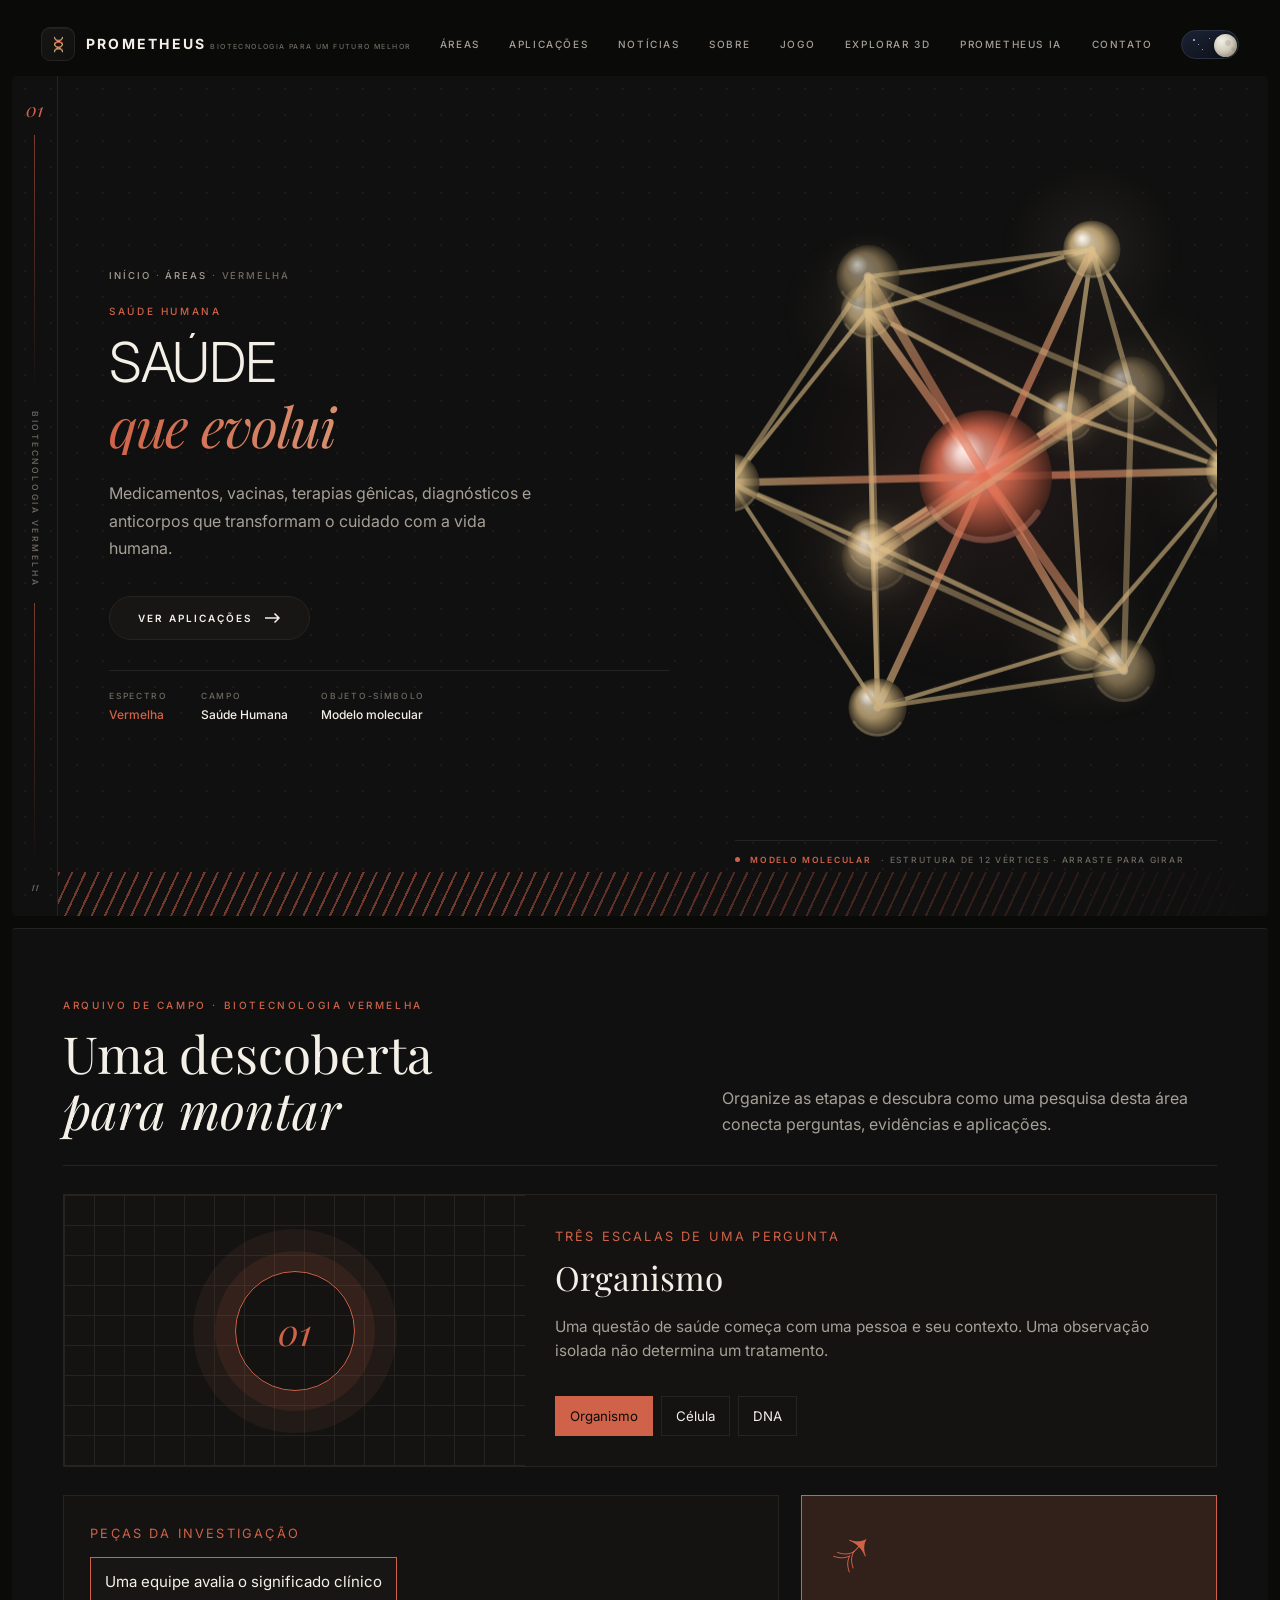
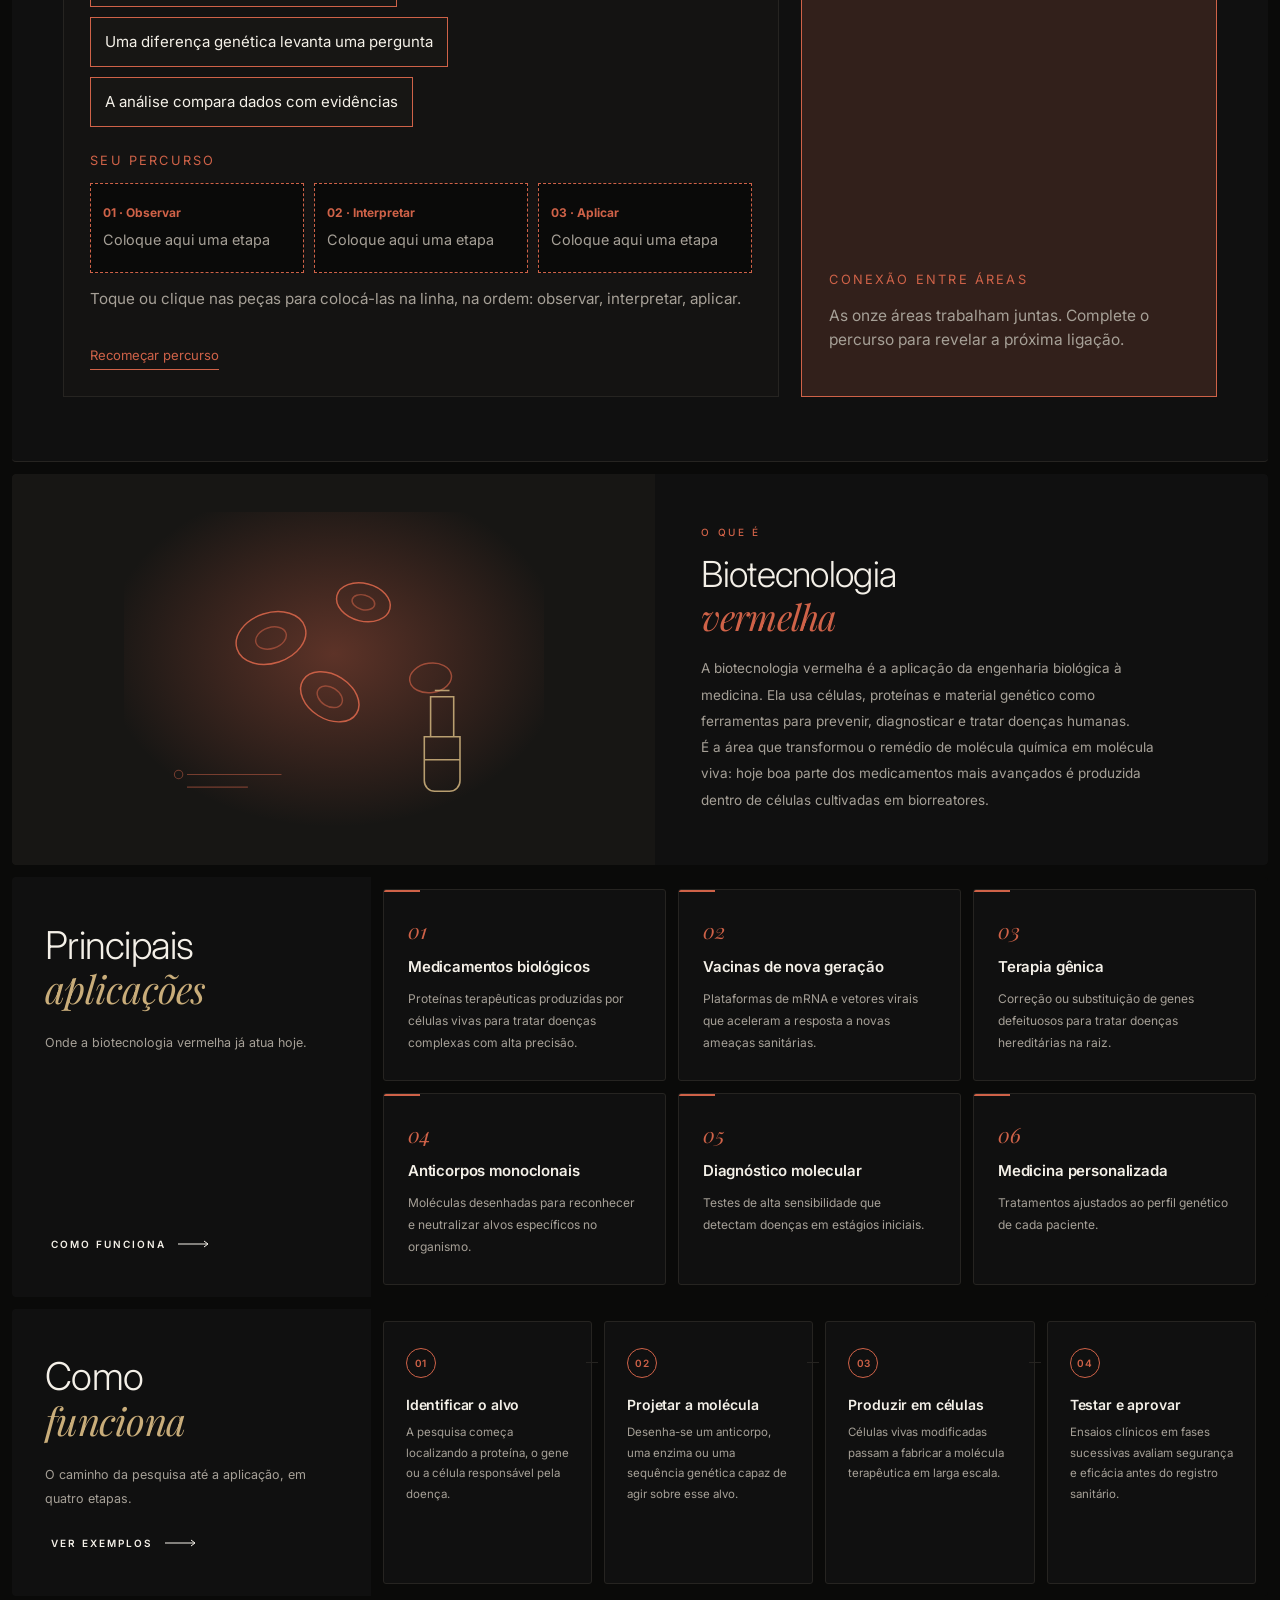
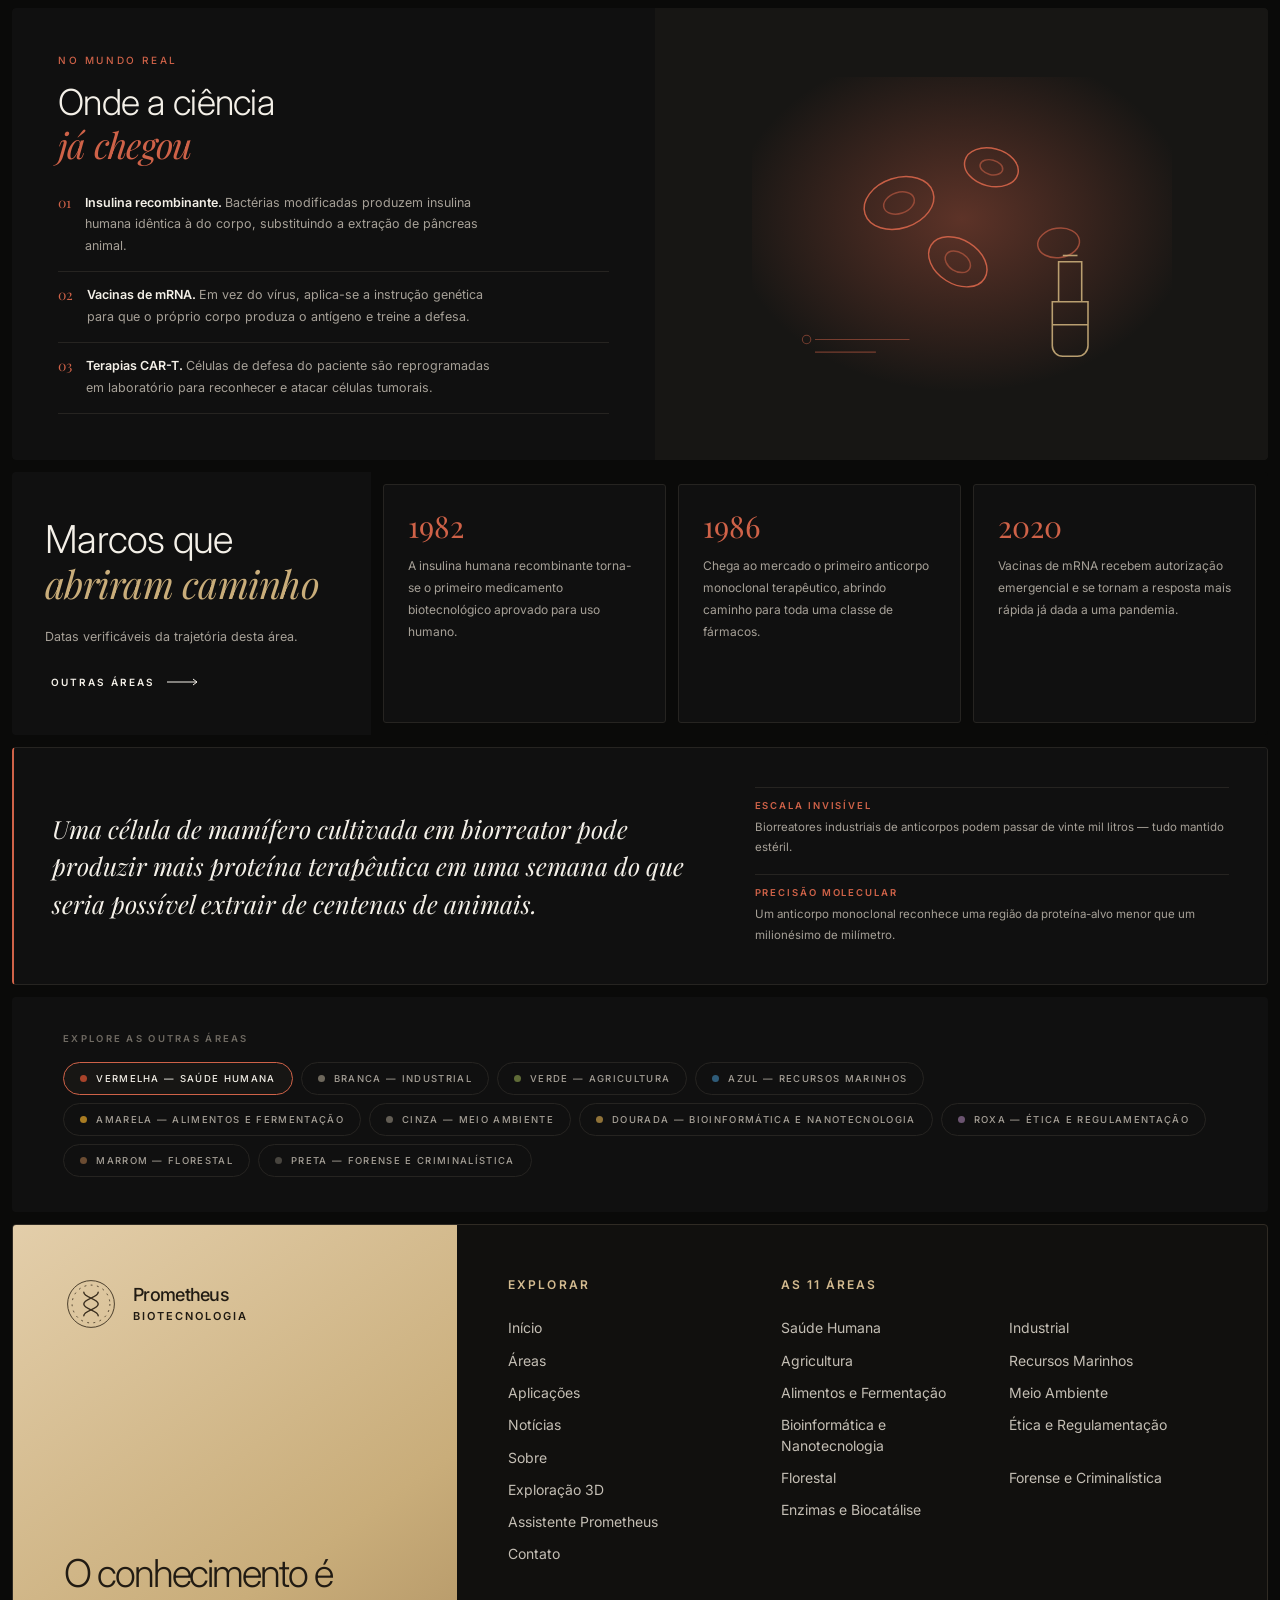
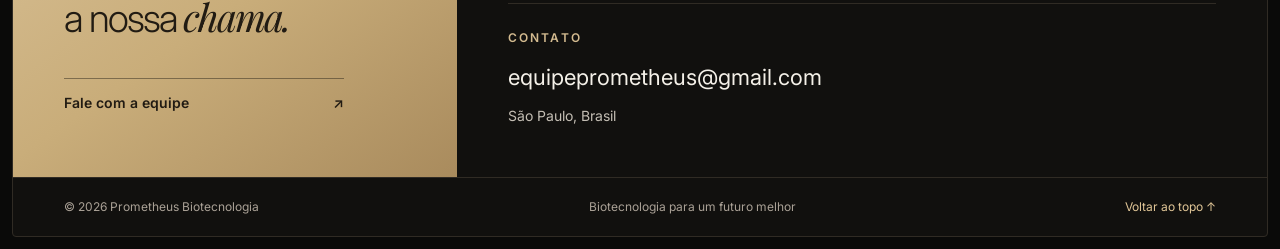
<file: areas/saude/index.html>
<!DOCTYPE html>
<html lang="pt-BR" data-theme="escuro" data-area="saude">
<head>
  <meta charset="UTF-8">
  <meta name="viewport" content="width=device-width, initial-scale=1.0">
  <meta name="theme-color" content="#080808">

  <title>Saúde — Prometheus Biotecnologia</title>

  <link rel="preconnect" href="https://fonts.googleapis.com">
  <link rel="preconnect" href="https://fonts.gstatic.com" crossorigin>

  <link
    href="https://fonts.googleapis.com/css2?family=Inter:wght@300;400;500;600;700&family=Playfair+Display:ital,wght@0,400;1,400;1,500&display=swap"
    rel="stylesheet"
  >

  <link rel="stylesheet" href="../../style.css">
<link rel="stylesheet" href="../../explore.css">
<link rel="stylesheet" href="../../footer-refresh.css">
</head>

<body id="topo">

  <div class="carregador" id="carregador">
    <div class="carregador__interno">
      <div class="carregador__numero" id="numeroCarregamento">000</div>

      <div class="carregador__barra">
        <i id="barraCarregamento"></i>
      </div>

      <div class="carregador__texto">
        Prometheus Biotecnologia
      </div>
    </div>
  </div>

  <div class="progresso" id="progresso"></div>

  <svg class="granulado" xmlns="http://www.w3.org/2000/svg">
    <filter
      id="grainF"
      baseFrequency="0.85"
      numOctaves="4"
      type="fractalNoise"
    ></filter>

    <rect
      filter="url(#grainF)"
      height="100%"
      width="100%"
    ></rect>
  </svg>

  <nav
    class="menu-movel"
    id="menu-movel"
    aria-label="Menu"
  >
    <button
      class="menu-movel__fechar"
      id="fecharMenu"
    >
      Fechar ✕
    </button>

    <a
      data-alvo-secao="inicio"
      data-pagina="home"
      href="../../index.html#inicio"
    >
      Início
    </a>

    <a
      data-alvo-secao="areas"
      data-pagina="home"
      href="../../index.html#areas"
    >
      Áreas
    </a>

    <a
      data-alvo-secao="aplicacoes"
      data-pagina="home"
      href="../../index.html#aplicacoes"
    >
      Aplicações
    </a>

    <a
      data-alvo-secao="noticias"
      data-pagina="home"
      href="../../index.html#noticias"
    >
      Notícias
    </a>

    <a
      data-alvo-secao="sobre"
      data-pagina="home"
      href="../../index.html#sobre"
    >
      Sobre
    </a>

    <a href="../../jogo/index.html">
      Jogo
    </a>

    <a href="../../explorar/index.html">
      Exploração 3D
    </a>

    <a href="../../ia/index.html">
      Assistente Prometheus
    </a>

    <a
      data-alvo-secao="contato"
      data-pagina="home"
      href="../../index.html#contato"
    >
      Contato
    </a>
  </nav>

  <div class="moldura">

    <header class="navegacao" id="navegacao">

      <a
        class="marca"
        data-pagina="home"
        href="../../index.html#inicio"
      >
        <span class="marca__simbolo">
          <svg
            aria-hidden="true"
            fill="none"
            viewbox="0 0 24 24"
          >
            <g
              stroke="var(--beige)"
              stroke-linecap="round"
              stroke-width="1.5"
            >
              <path d="M7 3c0 5 10 5 10 9s-10 4-10 9"></path>
              <path d="M17 3c0 5-10 5-10 9s10 4 10 9"></path>
            </g>

            <g
              opacity=".9"
              stroke="var(--area)"
              stroke-linecap="round"
              stroke-width="1.2"
            >
              <path d="M8.6 6.4h6.8M7.4 9.4h9.2M8.6 15h6.8M7.4 18h9.2"></path>
            </g>
          </svg>
        </span>

        <span class="marca__texto">
          <span class="marca__nome">Prometheus</span>
          <span class="marca__subtitulo">
            Biotecnologia para um futuro melhor
          </span>
        </span>
      </a>

      <nav
        class="navegacao__links"
        id="linksNavegacao"
        aria-label="Navegação principal"
      >
        <a
          data-alvo-secao="areas"
          data-pagina="home"
          href="../../index.html#areas"
        >
          ÁREAS
        </a>

        <a
          data-alvo-secao="aplicacoes"
          data-pagina="home"
          href="../../index.html#aplicacoes"
        >
          APLICAÇÕES
        </a>

        <a
          data-alvo-secao="noticias"
          data-pagina="home"
          href="../../index.html#noticias"
        >
          NOTÍCIAS
        </a>

        <a
          data-alvo-secao="sobre"
          data-pagina="home"
          href="../../index.html#sobre"
        >
          SOBRE
        </a>

        <a href="../../jogo/index.html">
          JOGO
        </a>

        <a href="../../explorar/index.html">
          EXPLORAR 3D
        </a>

        <a href="../../ia/index.html">
          PROMETHEUS IA
        </a>

        <a
          data-alvo-secao="contato"
          data-pagina="home"
          href="../../index.html#contato"
        >
          CONTATO
        </a>
      </nav>

      <div class="navegacao__direita">

        <button
          class="alternador"
          id="botaoTema"
          aria-label="Alternar modo claro e escuro"
          aria-pressed="false"
        >
          <span class="alternador__estrelas">
            <i></i>
            <i></i>
            <i></i>
            <i></i>
          </span>

          <span class="alternador__botao"></span>
        </button>

        <button
          class="botao-menu"
          id="botao-menu"
          aria-label="Abrir menu"
        >
          <b></b>
        </button>

      </div>
    </header>

    <main>

      <div class="pagina ativa" id="view-saude">

        <section
          class="inicio-area faixa"
          data-padrao="saude"
          data-secao="inicio"
        >

          <div class="inicio-area__trilho">
            <b>01</b>
            <i></i>
            <span>Biotecnologia Vermelha</span>
            <i></i>
            <b style="color:var(--text-faint);font-size:12px">11</b>
          </div>

          <div class="inicio-area__grade">

            <div class="inicio-area__conteudo">

              <span class="migalhas">
                <a
                  data-pagina="home"
                  href="../../index.html#inicio"
                >
                  Início
                </a>
                ·
                <a
                  data-alvo-secao="areas"
                  data-pagina="home"
                  href="../../index.html#areas"
                >
                  Áreas
                </a>
                · Vermelha
              </span>

              <span class="eyebrow">
                Saúde Humana
              </span>

              <h1>
                <span class="linha">
                  <span>SAÚDE</span>
                </span>

                <span class="linha">
                  <span class="italico">que evolui</span>
                </span>
              </h1>

              <p class="inicio__descricao">
                Medicamentos, vacinas, terapias gênicas, diagnósticos e
                anticorpos que transformam o cuidado com a vida humana.
              </p>

              <button
                class="botao"
                data-rolagem="aplicacoes"
              >
                Ver aplicações

                <svg viewbox="0 0 16 12">
                  <path d="M0 6h13M9.5 1.5 14 6l-4.5 4.5"></path>
                </svg>
              </button>

              <dl class="ficha">

                <div>
                  <dt>Espectro</dt>
                  <dd><em>Vermelha</em></dd>
                </div>

                <div>
                  <dt>Campo</dt>
                  <dd>Saúde Humana</dd>
                </div>

                <div>
                  <dt>Objeto-símbolo</dt>
                  <dd>Modelo molecular</dd>
                </div>

              </dl>

            </div>

            <div class="inicio-area__palco">

              <div
                class="inicio__palco"
                data-object="Modelo molecular"
              ></div>

              <span class="inicio-area__rotulo">
                <i></i>
                <b>Modelo molecular</b>
                · Estrutura de 12 vértices · arraste para girar
              </span>

            </div>

          </div>

          <div class="inicio-area__faixa"></div>
        </section>
<section class="investigacao faixa" data-secao="investigacao" data-missao="saude" data-explicacao="Uma sequência genética oferece pistas; uma avaliação validada dá contexto ao resultado.">
      <div class="investigacao__topo"><div><span class="eyebrow">Arquivo de campo · Biotecnologia Vermelha</span><h2>Uma descoberta<br><em>para montar</em></h2></div>
        <p>Organize as etapas e descubra como uma pesquisa desta área conecta perguntas, evidências e aplicações.</p></div>
      <div class="investigacao__escala" data-escala data-nivel="0">
      <div class="investigacao__escala-visual" aria-hidden="true"><span data-escala-simbolo>01</span></div>
      <div class="investigacao__escala-info"><span class="investigacao__rotulo">Três escalas de uma pergunta</span><h3 data-escala-titulo>Organismo</h3>
        <p data-escala-texto>Uma questão de saúde começa com uma pessoa e seu contexto. Uma observação isolada não determina um tratamento.</p>
        <div class="investigacao__escala-botoes" aria-label="Escala da investigação"><button type="button" data-nivel="0" aria-pressed="true">Organismo</button><button type="button" data-nivel="1" aria-pressed="false">Célula</button><button type="button" data-nivel="2" aria-pressed="false">DNA</button></div>
      </div></div><div class="investigacao__miolo"><div class="investigacao__fluxo"><span class="investigacao__rotulo">Peças da investigação</span>
        <div class="investigacao__origem"><button type="button" class="investigacao__peca" draggable="true" data-peca="3">Uma equipe avalia o significado clínico</button><button type="button" class="investigacao__peca" draggable="true" data-peca="1">Uma diferença genética levanta uma pergunta</button><button type="button" class="investigacao__peca" draggable="true" data-peca="2">A análise compara dados com evidências</button></div><span class="investigacao__rotulo">Seu percurso</span>
        <ol class="investigacao__destinos"><li><button type="button" class="investigacao__destino" data-espaco="0" aria-label="Etapa 1; toque para retirar uma peça"></button></li><li><button type="button" class="investigacao__destino" data-espaco="1" aria-label="Etapa 2; toque para retirar uma peça"></button></li><li><button type="button" class="investigacao__destino" data-espaco="2" aria-label="Etapa 3; toque para retirar uma peça"></button></li></ol><p class="investigacao__feedback" data-feedback role="status" aria-live="polite"></p>
        <button class="investigacao__reset" type="button" data-reiniciar>Recomeçar percurso</button></div>
        <aside class="investigacao__descoberta"><span aria-hidden="true">↗</span><div><span class="investigacao__rotulo">Conexão entre áreas</span>
        <p>As onze áreas trabalham juntas. Complete o percurso para revelar a próxima ligação.</p>
        <div data-conexao hidden><a href="../bioinformatica/index.html">Explorar a próxima conexão ↗</a><a href="../../jogo/index.html">Continuar no jogo SURTO ↗</a></div></div></aside></div>
    </section>

        <section
          class="fundo faixa"
          data-secao="sobre"
        >
          <div class="cena revelar">

            <div class="cena__visual">

              <svg
                class="cena__arte"
                viewbox="0 0 400 300"
                fill="none"
                role="img"
                aria-label="Ilustração da biotecnologia vermelha"
              >
                <defs>

                  <lineargradient
                    id="gsaude-a"
                    x1="0"
                    x2="1"
                    y1="0"
                    y2="1"
                  >
                    <stop
                      offset="0"
                      stop-color="var(--area)"
                      stop-opacity=".28"
                    ></stop>

                    <stop
                      offset="1"
                      stop-color="var(--area)"
                      stop-opacity="0"
                    ></stop>
                  </lineargradient>

                  <radialgradient
                    id="rsaude-a"
                    cx="50%"
                    cy="45%"
                    r="55%"
                  >
                    <stop
                      offset="0"
                      stop-color="var(--area)"
                      stop-opacity=".38"
                    ></stop>

                    <stop
                      offset="1"
                      stop-color="var(--area)"
                      stop-opacity="0"
                    ></stop>
                  </radialgradient>

                </defs>

                <rect
                  width="400"
                  height="300"
                  fill="url(#rsaude-a)"
                ></rect>

                <g
                  opacity=".95"
                  stroke="var(--area)"
                  stroke-width="1.4"
                >
                  <ellipse
                    cx="140"
                    cy="120"
                    rx="34"
                    ry="24"
                    transform="rotate(-18 140 120)"
                  ></ellipse>

                  <ellipse
                    cx="140"
                    cy="120"
                    rx="15"
                    ry="10"
                    opacity=".6"
                    transform="rotate(-18 140 120)"
                  ></ellipse>

                  <ellipse
                    cx="228"
                    cy="86"
                    rx="26"
                    ry="18"
                    transform="rotate(14 228 86)"
                  ></ellipse>

                  <ellipse
                    cx="228"
                    cy="86"
                    rx="11"
                    ry="7"
                    opacity=".6"
                    transform="rotate(14 228 86)"
                  ></ellipse>

                  <ellipse
                    cx="196"
                    cy="176"
                    rx="30"
                    ry="21"
                    transform="rotate(32 196 176)"
                  ></ellipse>

                  <ellipse
                    cx="196"
                    cy="176"
                    rx="13"
                    ry="9"
                    opacity=".6"
                    transform="rotate(32 196 176)"
                  ></ellipse>

                  <ellipse
                    cx="292"
                    cy="158"
                    rx="20"
                    ry="14"
                    opacity=".7"
                    transform="rotate(-8 292 158)"
                  ></ellipse>
                </g>

                <g
                  opacity=".9"
                  stroke="var(--beige)"
                  stroke-width="1.5"
                >
                  <path d="M292 214v-38h22v38"></path>
                  <path d="M286 214h34v42a10 10 0 0 1-10 10h-14a10 10 0 0 1-10-10z"></path>
                  <path d="M286 236h34"></path>
                  <path d="M296 170h14"></path>
                </g>

                <g
                  opacity=".5"
                  stroke="var(--area)"
                  stroke-width="1"
                >
                  <path d="M60 250h90M60 262h58"></path>
                  <circle cx="52" cy="250" r="4"></circle>
                </g>
              </svg>

            </div>

            <div class="cena__corpo">

              <span class="eyebrow">O que é</span>

              <h2>
                Biotecnologia<br>
                <span class="italico">vermelha</span>
              </h2>

              <div>
                <p>
                  A biotecnologia vermelha é a aplicação da engenharia
                  biológica à medicina. Ela usa células, proteínas e material
                  genético como ferramentas para prevenir, diagnosticar e
                  tratar doenças humanas.
                </p>

                <p>
                  É a área que transformou o remédio de molécula química em
                  molécula viva: hoje boa parte dos medicamentos mais avançados
                  é produzida dentro de células cultivadas em biorreatores.
                </p>
              </div>

            </div>

          </div>
        </section>

        <section
          class="fundo faixa"
          data-secao="aplicacoes"
        >
          <div class="cabecalho-dividido">

            <div class="cabecalho-dividido__esquerda">

              <div>
                <h2 class="revelar">
                  Principais<br>
                  <span class="italico">aplicações</span>
                </h2>

                <p
                  class="revelar"
                  data-atraso="1"
                >
                  Onde a biotecnologia vermelha já atua hoje.
                </p>
              </div>

              <button
                class="link revelar"
                data-atraso="2"
                data-rolagem="processo"
              >
                <span>Como funciona</span>

                <svg
                  fill="none"
                  viewbox="0 0 34 8"
                >
                  <path
                    d="M0 4h30M26 1l4 3-4 3"
                    stroke="currentColor"
                  ></path>
                </svg>
              </button>

            </div>

            <div class="grade-cartoes">

              <article
                class="cartao-tematico revelar"
                data-atraso="1"
              >
                <span class="cartao-tematico__numero">01</span>
                <h3>Medicamentos biológicos</h3>
                <p>
                  Proteínas terapêuticas produzidas por células vivas para
                  tratar doenças complexas com alta precisão.
                </p>
              </article>

              <article
                class="cartao-tematico revelar"
                data-atraso="2"
              >
                <span class="cartao-tematico__numero">02</span>
                <h3>Vacinas de nova geração</h3>
                <p>
                  Plataformas de mRNA e vetores virais que aceleram a resposta
                  a novas ameaças sanitárias.
                </p>
              </article>

              <article
                class="cartao-tematico revelar"
                data-atraso="3"
              >
                <span class="cartao-tematico__numero">03</span>
                <h3>Terapia gênica</h3>
                <p>
                  Correção ou substituição de genes defeituosos para tratar
                  doenças hereditárias na raiz.
                </p>
              </article>

              <article
                class="cartao-tematico revelar"
                data-atraso="4"
              >
                <span class="cartao-tematico__numero">04</span>
                <h3>Anticorpos monoclonais</h3>
                <p>
                  Moléculas desenhadas para reconhecer e neutralizar alvos
                  específicos no organismo.
                </p>
              </article>

              <article
                class="cartao-tematico revelar"
                data-atraso="4"
              >
                <span class="cartao-tematico__numero">05</span>
                <h3>Diagnóstico molecular</h3>
                <p>
                  Testes de alta sensibilidade que detectam doenças em
                  estágios iniciais.
                </p>
              </article>

              <article
                class="cartao-tematico revelar"
                data-atraso="4"
              >
                <span class="cartao-tematico__numero">06</span>
                <h3>Medicina personalizada</h3>
                <p>
                  Tratamentos ajustados ao perfil genético de cada paciente.
                </p>
              </article>

            </div>

          </div>
        </section>

        <section
          class="fundo faixa"
          data-secao="processo"
        >
          <div class="cabecalho-dividido">

            <div class="cabecalho-dividido__esquerda">

              <div>
                <h2 class="revelar">
                  Como<br>
                  <span class="italico">funciona</span>
                </h2>

                <p
                  class="revelar"
                  data-atraso="1"
                >
                  O caminho da pesquisa até a aplicação, em quatro etapas.
                </p>
              </div>

              <button
                class="link revelar"
                data-atraso="2"
                data-rolagem="exemplos"
              >
                <span>Ver exemplos</span>

                <svg
                  fill="none"
                  viewbox="0 0 34 8"
                >
                  <path
                    d="M0 4h30M26 1l4 3-4 3"
                    stroke="currentColor"
                  ></path>
                </svg>
              </button>

            </div>

            <div class="etapas">

              <article
                class="etapa revelar"
                data-atraso="1"
              >
                <span class="etapa__numero">01</span>
                <h3>Identificar o alvo</h3>
                <p>
                  A pesquisa começa localizando a proteína, o gene ou a célula
                  responsável pela doença.
                </p>
              </article>

              <article
                class="etapa revelar"
                data-atraso="2"
              >
                <span class="etapa__numero">02</span>
                <h3>Projetar a molécula</h3>
                <p>
                  Desenha-se um anticorpo, uma enzima ou uma sequência genética
                  capaz de agir sobre esse alvo.
                </p>
              </article>

              <article
                class="etapa revelar"
                data-atraso="3"
              >
                <span class="etapa__numero">03</span>
                <h3>Produzir em células</h3>
                <p>
                  Células vivas modificadas passam a fabricar a molécula
                  terapêutica em larga escala.
                </p>
              </article>

              <article
                class="etapa revelar"
                data-atraso="4"
              >
                <span class="etapa__numero">04</span>
                <h3>Testar e aprovar</h3>
                <p>
                  Ensaios clínicos em fases sucessivas avaliam segurança e
                  eficácia antes do registro sanitário.
                </p>
              </article>

            </div>

          </div>
        </section>

        <section
          class="fundo faixa"
          data-secao="exemplos"
        >
          <div class="cena cena--invertida revelar">

            <div class="cena__visual">

              <svg
                class="cena__arte"
                viewbox="0 0 400 300"
                fill="none"
                role="img"
                aria-label="Aplicações reais da biotecnologia vermelha"
              >
                <defs>

                  <lineargradient
                    id="gsaude-b"
                    x1="0"
                    x2="1"
                    y1="0"
                    y2="1"
                  >
                    <stop
                      offset="0"
                      stop-color="var(--area)"
                      stop-opacity=".28"
                    ></stop>

                    <stop
                      offset="1"
                      stop-color="var(--area)"
                      stop-opacity="0"
                    ></stop>
                  </lineargradient>

                  <radialgradient
                    id="rsaude-b"
                    cx="50%"
                    cy="45%"
                    r="55%"
                  >
                    <stop
                      offset="0"
                      stop-color="var(--area)"
                      stop-opacity=".38"
                    ></stop>

                    <stop
                      offset="1"
                      stop-color="var(--area)"
                      stop-opacity="0"
                    ></stop>
                  </radialgradient>

                </defs>

                <rect
                  width="400"
                  height="300"
                  fill="url(#rsaude-b)"
                ></rect>

                <g
                  opacity=".95"
                  stroke="var(--area)"
                  stroke-width="1.4"
                >
                  <ellipse
                    cx="140"
                    cy="120"
                    rx="34"
                    ry="24"
                    transform="rotate(-18 140 120)"
                  ></ellipse>

                  <ellipse
                    cx="140"
                    cy="120"
                    rx="15"
                    ry="10"
                    opacity=".6"
                    transform="rotate(-18 140 120)"
                  ></ellipse>

                  <ellipse
                    cx="228"
                    cy="86"
                    rx="26"
                    ry="18"
                    transform="rotate(14 228 86)"
                  ></ellipse>

                  <ellipse
                    cx="228"
                    cy="86"
                    rx="11"
                    ry="7"
                    opacity=".6"
                    transform="rotate(14 228 86)"
                  ></ellipse>

                  <ellipse
                    cx="196"
                    cy="176"
                    rx="30"
                    ry="21"
                    transform="rotate(32 196 176)"
                  ></ellipse>

                  <ellipse
                    cx="196"
                    cy="176"
                    rx="13"
                    ry="9"
                    opacity=".6"
                    transform="rotate(32 196 176)"
                  ></ellipse>

                  <ellipse
                    cx="292"
                    cy="158"
                    rx="20"
                    ry="14"
                    opacity=".7"
                    transform="rotate(-8 292 158)"
                  ></ellipse>
                </g>

                <g
                  opacity=".9"
                  stroke="var(--beige)"
                  stroke-width="1.5"
                >
                  <path d="M292 214v-38h22v38"></path>
                  <path d="M286 214h34v42a10 10 0 0 1-10 10h-14a10 10 0 0 1-10-10z"></path>
                  <path d="M286 236h34"></path>
                  <path d="M296 170h14"></path>
                </g>

                <g
                  opacity=".5"
                  stroke="var(--area)"
                  stroke-width="1"
                >
                  <path d="M60 250h90M60 262h58"></path>
                  <circle cx="52" cy="250" r="4"></circle>
                </g>
              </svg>

            </div>

            <div class="cena__corpo">

              <span class="eyebrow">No mundo real</span>

              <h2>
                Onde a ciência<br>
                <span class="italico">já chegou</span>
              </h2>

              <div
                class="cartao-lista"
                style="padding:0;grid-template-columns:1fr;gap:12px;margin-top:8px"
              >

                <div>
                  <b>01</b>
                  <p>
                    <strong
                      style="color:var(--text);font-weight:600"
                    >
                      Insulina recombinante.
                    </strong>
                    Bactérias modificadas produzem insulina humana idêntica à
                    do corpo, substituindo a extração de pâncreas animal.
                  </p>
                </div>

                <div>
                  <b>02</b>
                  <p>
                    <strong
                      style="color:var(--text);font-weight:600"
                    >
                      Vacinas de mRNA.
                    </strong>
                    Em vez do vírus, aplica-se a instrução genética para que o
                    próprio corpo produza o antígeno e treine a defesa.
                  </p>
                </div>

                <div>
                  <b>03</b>
                  <p>
                    <strong
                      style="color:var(--text);font-weight:600"
                    >
                      Terapias CAR-T.
                    </strong>
                    Células de defesa do paciente são reprogramadas em
                    laboratório para reconhecer e atacar células tumorais.
                  </p>
                </div>

              </div>

            </div>

          </div>
        </section>

        <section
          class="fundo faixa"
          data-secao="marcos"
        >
          <div class="cabecalho-dividido">

            <div class="cabecalho-dividido__esquerda">

              <div>
                <h2 class="revelar">
                  Marcos que<br>
                  <span class="italico">abriram caminho</span>
                </h2>

                <p
                  class="revelar"
                  data-atraso="1"
                >
                  Datas verificáveis da trajetória desta área.
                </p>
              </div>

              <button
                class="link revelar"
                data-atraso="2"
                data-rolagem="outras"
              >
                <span>Outras áreas</span>

                <svg
                  fill="none"
                  viewbox="0 0 34 8"
                >
                  <path
                    d="M0 4h30M26 1l4 3-4 3"
                    stroke="currentColor"
                  ></path>
                </svg>
              </button>

            </div>

            <div class="fatos">

              <article
                class="fato revelar"
                data-atraso="1"
              >
                <b>1982</b>
                <p>
                  A insulina humana recombinante torna-se o primeiro
                  medicamento biotecnológico aprovado para uso humano.
                </p>
              </article>

              <article
                class="fato revelar"
                data-atraso="2"
              >
                <b>1986</b>
                <p>
                  Chega ao mercado o primeiro anticorpo monoclonal terapêutico,
                  abrindo caminho para toda uma classe de fármacos.
                </p>
              </article>

              <article
                class="fato revelar"
                data-atraso="3"
              >
                <b>2020</b>
                <p>
                  Vacinas de mRNA recebem autorização emergencial e se tornam
                  a resposta mais rápida já dada a uma pandemia.
                </p>
              </article>

            </div>

          </div>
        </section>

        <section
          class="faixa"
          style="padding:0 0 0 0"
        >
          <div class="citacao revelar">

            <p class="citacao__principal">
              Uma célula de mamífero cultivada em biorreator pode produzir
              mais proteína terapêutica em uma semana do que seria possível
              extrair de centenas de animais.
            </p>

            <div class="citacao__lateral">

              <div>
                <b>Escala invisível</b>
                <p>
                  Biorreatores industriais de anticorpos podem passar de vinte
                  mil litros — tudo mantido estéril.
                </p>
              </div>

              <div>
                <b>Precisão molecular</b>
                <p>
                  Um anticorpo monoclonal reconhece uma região da proteína-alvo
                  menor que um milionésimo de milímetro.
                </p>
              </div>

            </div>

          </div>
        </section>

        <section
          class="central faixa"
          data-secao="outras"
        >
          <h4>Explore as outras áreas</h4>

          <div class="central__linha">

            <button
              class="central__item atual"
              data-pagina="saude"
            >
              <i style="background:#a8432a"></i>
              Vermelha — Saúde Humana
            </button>

            <button
              class="central__item"
              data-pagina="industrial"
            >
              <i style="background:#6e685c"></i>
              Branca — Industrial
            </button>

            <button
              class="central__item"
              data-pagina="agricola"
            >
              <i style="background:#5f6b37"></i>
              Verde — Agricultura
            </button>

            <button
              class="central__item"
              data-pagina="marinha"
            >
              <i style="background:#2e5b78"></i>
              Azul — Recursos Marinhos
            </button>

            <button
              class="central__item"
              data-pagina="alimentar"
            >
              <i style="background:#a97c22"></i>
              Amarela — Alimentos e Fermentação
            </button>

            <button
              class="central__item"
              data-pagina="ambiental"
            >
              <i style="background:#625d54"></i>
              Cinza — Meio Ambiente
            </button>

            <button
              class="central__item"
              data-pagina="bioinformatica"
            >
              <i style="background:#8f7238"></i>
              Dourada — Bioinformática e Nanotecnologia
            </button>

            <button
              class="central__item"
              data-pagina="etica"
            >
              <i style="background:#6b5470"></i>
              Roxa — Ética e Regulamentação
            </button>

            <button
              class="central__item"
              data-pagina="florestal"
            >
              <i style="background:#6b4c32"></i>
              Marrom — Florestal
            </button>

            <button
              class="central__item"
              data-pagina="forense"
            >
              <i style="background:#48453f"></i>
              Preta — Forense e Criminalística
            </button>

          </div>
        </section>

      </div>

    </main>

    <footer class="rodape rodape--novo">
      <div class="rodape__principal">
        <div class="rodape__manifesto">
          <div class="rodape__assinatura">
            <svg class="rodape__selo" fill="none" viewBox="0 0 60 60" aria-hidden="true">
              <circle cx="30" cy="30" r="26" stroke="currentColor" stroke-width="1"></circle>
              <circle cx="30" cy="30" r="21" stroke="currentColor" stroke-dasharray="2 5" stroke-width="1"></circle>
              <g stroke="currentColor" stroke-linecap="round" stroke-width="1.6">
                <path d="M22 17c0 6 16 7 16 13s-16 7-16 13"></path>
                <path d="M38 17c0 6-16 7-16 13s16 7 16 13"></path>
              </g>
            </svg>
            <div>
              <strong>Prometheus</strong>
              <span>BIOTECNOLOGIA</span>
            </div>
          </div>
          <p class="rodape__frase">O conhecimento é<br>a nossa <em>chama.</em></p>
          <a class="rodape__convite" href="../../index.html#contato">
            <span>Fale com a equipe</span>
            <span aria-hidden="true">↗</span>
          </a>
        </div>

        <div class="rodape__menus">
          <nav class="rodape__grupo" aria-label="Navegação do rodapé">
            <h2>Explorar</h2>
          <a href="../../index.html#inicio">Início</a>
          <a href="../../index.html#areas">Áreas</a>
          <a href="../../index.html#aplicacoes">Aplicações</a>
          <a href="../../index.html#noticias">Notícias</a>
          <a href="../../index.html#sobre">Sobre</a>
          <a href="../../explorar/index.html">Exploração 3D</a>
          <a href="../../ia/index.html">Assistente Prometheus</a>
          <a href="../../index.html#contato">Contato</a>
          </nav>
          <nav class="rodape__grupo rodape__grupo--areas" aria-label="Áreas da biotecnologia">
            <h2>As 11 áreas</h2>
            <div class="rodape__lista-areas">
          <a href="../saude/index.html">Saúde Humana</a>
          <a href="../industrial/index.html">Industrial</a>
          <a href="../agricola/index.html">Agricultura</a>
          <a href="../marinha/index.html">Recursos Marinhos</a>
          <a href="../alimentar/index.html">Alimentos e Fermentação</a>
          <a href="../ambiental/index.html">Meio Ambiente</a>
          <a href="../bioinformatica/index.html">Bioinformática e Nanotecnologia</a>
          <a href="../etica/index.html">Ética e Regulamentação</a>
          <a href="../florestal/index.html">Florestal</a>
          <a href="../forense/index.html">Forense e Criminalística</a>
          <a href="../enzimas/index.html">Enzimas e Biocatálise</a>
            </div>
          </nav>
          <div class="rodape__grupo rodape__grupo--contato">
            <h2>Contato</h2>
            <a class="rodape__email" href="mailto:equipeprometheus@gmail.com">equipeprometheus@gmail.com</a>
            <span>São Paulo, Brasil</span>
          </div>
        </div>
      </div>
      <div class="rodape__base">
        <span>© 2026 Prometheus Biotecnologia</span>
        <span class="rodape__nota">Biotecnologia para um futuro melhor</span>
        <a href="#topo">Voltar ao topo <span aria-hidden="true">↑</span></a>
      </div>
    </footer>

  </div>

  <div
    class="janela-dna"
    id="dnaModal"
    role="dialog"
    aria-modal="true"
    aria-hidden="true"
    aria-labelledby="dnaTitle"
  >
    <div class="janela-dna__fundo"></div>

    <div class="janela-dna__painel">

      <button
        class="janela-dna__fechar"
        data-atrasona-close=""
        aria-label="Fechar"
      >
        <svg viewbox="0 0 14 14">
          <path
            d="M1 1l12 12M13 1L1 13"
            stroke="currentColor"
            stroke-width="1.6"
          ></path>
        </svg>
      </button>

      <span class="eyebrow">
        Estrutura da molécula
      </span>

      <h3 id="dnaTitle">
        Do DNA ao <span class="italico">nucleotídeo</span>
      </h3>

      <p class="janela-dna__descricao">
        O DNA é uma longa cadeia formada por unidades repetidas chamadas
        nucleotídeos. Cada nucleotídeo carrega, entre outras partes, uma base
        nitrogenada — e é a sequência dessas bases que guarda toda a
        informação genética.
      </p>

      <div class="fluxo-dna">

        <b class="destacado">DNA</b>

        <svg viewbox="0 0 20 10">
          <path d="M0 5h16M12 1l4 4-4 4"></path>
        </svg>

        <b>Nucleotídeos</b>

        <svg viewbox="0 0 20 10">
          <path d="M0 5h16M12 1l4 4-4 4"></path>
        </svg>

        <b>Bases nitrogenadas</b>

      </div>

      <div class="nucleo">

        <div class="nucleo__parte">
          <span class="nucleo__forma p">
            <svg viewbox="0 0 24 24">
              <circle
                cx="12"
                cy="12"
                r="7"
              ></circle>
            </svg>
          </span>

          <span>Grupo fosfato</span>
        </div>

        <span class="nucleo__mais">+</span>

        <div class="nucleo__parte">
          <span class="nucleo__forma s">
            <svg viewbox="0 0 24 24">
              <path d="M4 8l8-5 8 5-8 5z"></path>
              <path d="M4 8v8l8 5 8-5V8"></path>
            </svg>
          </span>

          <span>Açúcar (desoxirribose)</span>
        </div>

        <span class="nucleo__mais">+</span>

        <div class="nucleo__parte">
          <span class="nucleo__forma b">
            <svg viewbox="0 0 24 24">
              <path d="M12 3l8 6-3 9H7L4 9z"></path>
            </svg>
          </span>

          <span>Base nitrogenada</span>
        </div>

        <span class="nucleo__mais">=</span>

        <div class="nucleo__parte">
          <span class="nucleo__forma p">
            <svg viewbox="0 0 24 24">
              <path
                d="M12 2v20M2 12h20"
                stroke-width="2.4"
              ></path>
            </svg>
          </span>

          <span>Nucleotídeo</span>
        </div>

      </div>

      <span
        class="eyebrow"
        style="display:block;margin-bottom:12px"
      >
        Pareamento das bases
      </span>

      <div class="bases">

        <div class="base">
          <b>A</b>
          <em>Adenina</em>
          <small>pareia com T</small>
        </div>

        <div class="base">
          <b>T</b>
          <em>Timina</em>
          <small>pareia com A</small>
        </div>

        <div class="base">
          <b>C</b>
          <em>Citosina</em>
          <small>pareia com G</small>
        </div>

        <div class="base">
          <b>G</b>
          <em>Guanina</em>
          <small>pareia com C</small>
        </div>

      </div>

    </div>
  </div>

  <script src="../../script.js"></script>
<script src="../../explore.js"></script>

</body>
</html>
</file>
<file: style.css>
/*VARIÁVEIS GERAIS */

:root {
  --sans: 'Inter', 'Helvetica Neue', Arial, system-ui, sans-serif;
  --serif: 'Playfair Display', Georgia, 'Times New Roman', serif;

  --body: var(--sans);

  --gap: 12px;
  --pad: clamp(20px, 4vw, 60px);

  --ease: cubic-bezier(.16, .84, .34, 1);
  --ease-out: cubic-bezier(.22, 1, .36, 1);

  /* Modo escuro */
  --bg: #0a0a09;
  --bg-2: #101010;
  --bg-3: #171614;
  --panel: #141312;

  --text: #f4f0e8;
  --text-dim: #a6a097;
  --text-faint: #6f6a62;

  --line: #262421;
  --line-soft: #1c1b19;

  --beige: #c9ad7a;
  --beige-2: #e6d3aa;
  --beige-deep: #9c7f52;
  --on-beige: #15120d;

  --shadow: 0 24px 60px rgba(0, 0, 0, .45);
  --shadow-sm: 0 10px 26px rgba(0, 0, 0, .3);

  --area: #c9ad7a;
}


/*  MODO CLARO */

html[data-theme="light"] {
  --bg: #f6f2e9;
  --bg-2: #efe9dc;
  --bg-3: #e5ddcb;
  --panel: #fdfbf6;

  --text: #191712;
  --text-dim: #5a544a;
  --text-faint: #8b8478;

  --line: #ddd4c1;
  --line-soft: #e8e0d0;

  --beige: #8c6d3f;
  --beige-2: #6f5730;
  --beige-deep: #b09468;
  --on-beige: #fdfbf6;

  --shadow: 0 24px 60px rgba(70, 58, 34, .16);
  --shadow-sm: 0 10px 26px rgba(70, 58, 34, .1);

  --area: #8c6d3f;
}


/*CORES DAS ÁREAS*/

html[data-area="saude"] {
  --area: #cf6248;
}

html[data-area="industrial"] {
  --area: #a9a193;
}

html[data-area="agricola"] {
  --area: #8b9a55;
}

html[data-area="marinha"] {
  --area: #5a90b5;
}

html[data-area="alimentar"] {
  --area: #d9a944;
}

html[data-area="ambiental"] {
  --area: #97928a;
}

html[data-area="bioinformatica"] {
  --area: #c9a25c;
}

html[data-area="etica"] {
  --area: #9a7d9a;
}

html[data-area="florestal"] {
  --area: #9a7452;
}

html[data-area="forense"] {
  --area: #807a72;
}


/* Cores das áreas no modo claro */

html[data-theme="light"][data-area="saude"] {
  --area: #a8432a;
}

html[data-theme="light"][data-area="industrial"] {
  --area: #6e685c;
}

html[data-theme="light"][data-area="agricola"] {
  --area: #5f6b37;
}

html[data-theme="light"][data-area="marinha"] {
  --area: #2e5b78;
}

html[data-theme="light"][data-area="alimentar"] {
  --area: #a97c22;
}

html[data-theme="light"][data-area="ambiental"] {
  --area: #625d54;
}

html[data-theme="light"][data-area="bioinformatica"] {
  --area: #8f7238;
}

html[data-theme="light"][data-area="etica"] {
  --area: #6b5470;
}

html[data-theme="light"][data-area="florestal"] {
  --area: #6b4c32;
}

html[data-theme="light"][data-area="forense"] {
  --area: #48453f;
}


/*CONFIGURAÇÕES GERAIS */

*,
*::before,
*::after {
  box-sizing: border-box;
}

html {
  scroll-behavior: smooth;
}

body {
  margin: 0;
  background: var(--bg);
  color: var(--text);
  font-family: var(--body);
  font-size: 16px;
  -webkit-font-smoothing: antialiased;
  overflow-x: hidden;

  transition:
    background .55s var(--ease),
    color .55s var(--ease);
}

img,
svg,
canvas {
  display: block;
  max-width: 100%;
}

a {
  color: inherit;
  text-decoration: none;
}

button {
  font: inherit;
  color: inherit;
  background: none;
  border: 0;
  cursor: pointer;
}

::selection {
  background: var(--beige);
  color: var(--on-beige);
}

:focus-visible {
  outline: 2px solid var(--area);
  outline-offset: 3px;
  border-radius: 2px;
}


/* ELEMENTOS GERAIS */

.eyebrow {
  font-size: 10px;
  font-weight: 500;
  letter-spacing: .26em;
  text-transform: uppercase;
  color: var(--area);
}

.granulado {
  position: fixed;
  inset: 0;
  pointer-events: none;
  z-index: 5;
  opacity: .035;
  mix-blend-mode: overlay;
}

.progresso {
  position: fixed;
  top: 0;
  left: 0;
  height: 2px;
  background: var(--beige);
  width: 0;
  z-index: 70;

  transition: width .1s linear;
}

.moldura {
  max-width: 1440px;
  margin: 0 auto;
  padding: var(--gap);
}

.faixa {
  margin-bottom: var(--gap);
  position: relative;
  overflow: hidden;
  border-radius: 4px;
}

[data-secao] {
  scroll-margin-top: 88px;
}


/* CARREGAMENTO */

.carregador {
  position: fixed;
  inset: 0;
  background: var(--bg);
  z-index: 100;

  display: grid;
  place-items: center;

  transition:
    opacity .7s var(--ease),
    visibility .7s;
}

.carregador.concluido {
  opacity: 0;
  visibility: hidden;
}

.carregador__interno {
  text-align: center;
}

.carregador__numero {
  font-family: var(--serif);
  font-style: italic;
  font-size: clamp(46px, 9vw, 78px);
  line-height: 1;
  color: var(--beige);
}

.carregador__barra {
  width: min(240px, 50vw);
  height: 1px;
  background: var(--line);
  margin: 20px auto 14px;
  overflow: hidden;
}

.carregador__barra i {
  display: block;
  height: 100%;
  width: 0;
  background: var(--beige);
}

.carregador__texto {
  font-size: 9.5px;
  font-weight: 500;
  letter-spacing: .3em;
  color: var(--text-faint);
  text-transform: uppercase;
}


/* NAVEGAÇÃO */

.navegacao {
  position: sticky;
  top: var(--gap);
  z-index: 50;

  display: flex;
  align-items: center;
  justify-content: space-between;

  padding: 14px clamp(16px, 2.4vw, 28px);

  background: transparent;
  border: 1px solid transparent;
  border-radius: 4px;

  transition:
    background .4s var(--ease),
    border-color .4s var(--ease);
}

.navegacao.fixo {
  background: rgba(10, 10, 9, .78);
  border-color: var(--line-soft);
  backdrop-filter: blur(16px);
}

html[data-theme="light"] .navegacao.fixo {
  background: rgba(246, 242, 233, .84);
}


/* Marca */

.marca {
  display: flex;
  align-items: center;
  gap: 11px;
}

.marca__simbolo {
  width: 34px;
  height: 34px;
  flex: none;

  border-radius: 9px;

  display: grid;
  place-items: center;

  background: linear-gradient(
    145deg,
    var(--bg-3),
    var(--bg-2)
  );

  border: 1px solid var(--line);

  box-shadow:
    inset 0 1px 0 rgba(255, 255, 255, .05);
}

.marca__simbolo svg {
  width: 19px;
  height: 19px;
}

.marca__texto {
  line-height: 1.1;
}

.marca__nome {
  font-size: 14px;
  font-weight: 700;
  letter-spacing: .16em;
  text-transform: uppercase;
}

.marca__subtitulo {
  font-size: 7px;
  font-weight: 500;
  letter-spacing: .2em;
  color: var(--text-faint);
  margin-top: 3px;
  text-transform: uppercase;
}


/* Links */

.navegacao__links {
  display: flex;
  gap: clamp(14px, 2vw, 30px);
  align-items: center;
}

.navegacao__links a {
  font-size: 10px;
  font-weight: 500;
  letter-spacing: .16em;
  text-transform: uppercase;
  color: var(--text-dim);

  position: relative;
  padding: 7px 2px;

  transition: color .3s;
}

.navegacao__links a::after {
  content: "";
  position: absolute;
  left: 0;
  bottom: 0;

  width: 0;
  height: 1px;

  background: var(--beige);

  transition: width .4s var(--ease);
}

.navegacao__links a:hover {
  color: var(--text);
}

.navegacao__links a:hover::after,
.navegacao__links a.ativa::after {
  width: 100%;
}

.navegacao__links a.ativa {
  color: var(--text);
}

.navegacao__direita {
  display: flex;
  align-items: center;
  gap: 12px;
}


/* BOTÃO DE TEMA*/

.alternador {
  position: relative;

  width: 58px;
  height: 29px;

  border-radius: 30px;
  flex: none;
  overflow: hidden;

  background: linear-gradient(160deg, #1b2233, #0d1119);
  border: 1px solid #2a3141;

  transition:
    background .55s var(--ease),
    border-color .55s var(--ease);
}

html[data-theme="light"] .alternador {
  background: linear-gradient(160deg, #9ec6e8, #cfe3f3);
  border-color: #b4cfe4;
}

.alternador__estrelas {
  position: absolute;
  inset: 0;
  transition: opacity .5s;
}

.alternador__estrelas i {
  position: absolute;
  border-radius: 50%;
  background: #dfe6f2;
  opacity: .85;

  width: 2px;
  height: 2px;
}

.alternador__estrelas i:nth-child(1) {
  left: 11px;
  top: 8px;
}

.alternador__estrelas i:nth-child(2) {
  left: 20px;
  top: 18px;
  width: 1.5px;
  height: 1.5px;
}

.alternador__estrelas i:nth-child(3) {
  left: 27px;
  top: 7px;
  width: 1.5px;
  height: 1.5px;
}

.alternador__estrelas i:nth-child(4) {
  left: 16px;
  top: 13px;
  width: 1px;
  height: 1px;
}

html[data-theme="light"] .alternador__estrelas {
  opacity: 0;
}

.alternador__botao {
  position: absolute;
  top: 3px;
  left: 32px;

  width: 23px;
  height: 23px;

  border-radius: 50%;

  background: radial-gradient(
    circle at 34% 30%,
    #f2eee4,
    #c9c2b2 60%,
    #a49c8c
  );

  box-shadow:
    0 2px 6px rgba(0, 0, 0, .4),
    inset -2px -2px 4px rgba(0, 0, 0, .18);

  transition:
    left .5s var(--ease-out),
    background .5s var(--ease);
}

html[data-theme="light"] .alternador__botao {
  left: 3px;

  background: radial-gradient(
    circle at 34% 30%,
    #fff6d8,
    #f5cf5e 55%,
    #e0a92c
  );

  box-shadow:
    0 2px 10px rgba(224, 169, 44, .5);
}

.alternador__botao::after {
  content: "";

  position: absolute;
  width: 6px;
  height: 6px;

  border-radius: 50%;

  top: 6px;
  left: 11px;

  background: rgba(0, 0, 0, .1);

  box-shadow:
    5px 6px 0 -1px rgba(0, 0, 0, .07);

  transition: opacity .4s;
}

html[data-theme="light"] .alternador__botao::after {
  opacity: 0;
}

.alternador:hover {
  border-color: var(--beige);
}


/* MENU MOBILE */

.botao-menu {
  display: none;

  width: 34px;
  height: 34px;

  place-items: center;

  border: 1px solid var(--line);
  border-radius: 8px;
}

.botao-menu b {
  display: block;

  width: 15px;
  height: 1.4px;

  background: var(--text);

  position: relative;
}

.botao-menu b::before,
.botao-menu b::after {
  content: "";

  position: absolute;
  left: 0;

  width: 15px;
  height: 1.4px;

  background: var(--text);
}

.botao-menu b::before {
  top: -5px;
}

.botao-menu b::after {
  top: 5px;
}

.menu-movel {
  position: fixed;
  inset: 0;

  background: var(--bg);
  z-index: 55;

  display: flex;
  flex-direction: column;
  justify-content: center;

  padding: 40px var(--pad);

  transform: translateY(-100%);

  transition: transform .6s var(--ease-out);

  gap: 2px;
}

.menu-movel.aberto {
  transform: none;
}

.menu-movel a {
  font-family: var(--serif);
  font-size: clamp(28px, 8vw, 46px);
  line-height: 1.55;
  color: var(--text);
}

.menu-movel a:hover {
  color: var(--beige);
  font-style: italic;
}

.menu-movel__fechar {
  position: absolute;
  top: 26px;
  right: 26px;

  font-size: 10px;
  font-weight: 500;
  letter-spacing: .2em;

  color: var(--text);
}


/*INÍCIO / HOME*/

.inicio {
  position: relative;

  background: var(--bg-2);
  border-radius: 4px;
  overflow: hidden;

  min-height: clamp(560px, 82vh, 780px);

  display: flex;
  align-items: center;

  padding: clamp(40px, 7vw, 90px) var(--pad);
}

.inicio::before {
  content: "";

  position: absolute;
  inset: 0;

  pointer-events: none;
  z-index: 2;

  background: radial-gradient(
    115% 90% at 10% 50%,
    var(--bg-2) 20%,
    transparent 62%
  );
}

.inicio__palco {
  position: absolute;
  inset: 0 -2% 0 34%;
  z-index: 1;
}

.inicio__palco canvas {
  width: 100%;
  height: 100%;

  cursor: grab;
  touch-action: pan-y;
  pointer-events: auto;
  user-select: none;
  -webkit-user-select: none;
}

.inicio__palco canvas:active {
  cursor: grabbing;
}

.inicio__dica {
  position: absolute;
  right: clamp(18px, 3vw, 44px);
  bottom: clamp(18px, 3vw, 34px);
  z-index: 4;

  display: flex;
  align-items: center;
  gap: 9px;

  font-size: 9px;
  font-weight: 500;
  letter-spacing: .2em;
  text-transform: uppercase;

  color: var(--text-faint);

  pointer-events: none;
}

.inicio__dica i {
  width: 5px;
  height: 5px;

  border-radius: 50%;

  background: var(--area);

  animation: pulse 2.2s ease-in-out infinite;
}

@keyframes pulse {
  0%,
  100% {
    opacity: .35;
    transform: scale(1);
  }

  50% {
    opacity: 1;
    transform: scale(1.25);
  }
}

.inicio__conteudo {
  position: relative;
  z-index: 3;

  max-width: min(620px, 54%);
}

.inicio__rotulo {
  display: inline-flex;
  align-items: center;
  gap: 10px;

  margin-bottom: 26px;

  font-size: 9.5px;
  font-weight: 500;
  letter-spacing: .26em;
  text-transform: uppercase;

  color: var(--text-dim);

  opacity: 0;
  transform: translateY(12px);

  transition: .9s .25s var(--ease-out);
}

.inicio__rotulo::before {
  content: "";

  width: 26px;
  height: 1px;

  background: var(--beige);
}

.pronto .inicio__rotulo {
  opacity: 1;
  transform: none;
}

.inicio h1 {
  margin: 0;

  font-weight: 300;
  letter-spacing: -.025em;
  line-height: 1.1;

  font-size: clamp(36px, 5.1vw, 70px);
  color: var(--text);
}

.inicio h1 .linha {
  display: block;
  overflow: hidden;
  padding-bottom: .06em;
}

.inicio h1 .linha > span {
  display: block;

  transform: translateY(110%);

  transition: transform 1.1s var(--ease-out);
}

.pronto .inicio h1 .linha > span {
  transform: none;
}

.inicio h1 .linha:nth-child(2) > span {
  transition-delay: .1s;
}

.inicio h1 .linha:nth-child(3) > span {
  transition-delay: .2s;
}

.inicio h1 .linha:nth-child(4) > span {
  transition-delay: .3s;
}

.inicio h1 .italico {
  font-family: var(--serif);
  font-style: italic;
  font-weight: 400;
  letter-spacing: -.01em;

  background: linear-gradient(
    96deg,
    var(--beige-deep),
    var(--beige) 42%,
    var(--beige-2)
  );

  -webkit-background-clip: text;
  background-clip: text;

  color: transparent;
}

.inicio__descricao {
  max-width: 44ch;

  margin: 30px 0 0;

  font-size: 13.5px;
  line-height: 1.85;

  color: var(--text-dim);

  opacity: 0;
  transform: translateY(14px);

  transition: .9s .5s var(--ease-out);
}

.pronto .inicio__descricao {
  opacity: 1;
  transform: none;
}


/* Botão */

.botao {
  display: inline-flex;
  align-items: center;
  gap: 12px;

  margin-top: 34px;
  padding: 15px 28px;

  border-radius: 40px;
  border: 1px solid var(--line);

  background: var(--bg-3);
  color: var(--text);

  font-size: 10px;
  font-weight: 600;
  letter-spacing: .2em;
  text-transform: uppercase;

  opacity: 0;
  transform: translateY(14px);

  transition:
    opacity .9s .62s var(--ease-out),
    transform .9s .62s var(--ease-out),
    background .35s var(--ease),
    border-color .35s var(--ease),
    color .35s var(--ease);
}

.pronto .botao {
  opacity: 1;
  transform: none;
}

.botao:hover {
  background: var(--beige);
  border-color: var(--beige);
  color: var(--on-beige);
}

.botao svg {
  width: 16px;

  stroke: currentColor;
  fill: none;
  stroke-width: 1.5;

  transition: transform .4s var(--ease);
}

.botao:hover svg {
  transform: translateX(4px);
}


/* Informações da Home */

.inicio__informacoes {
  display: flex;
  gap: clamp(20px, 3vw, 42px);

  margin-top: clamp(34px, 4vw, 52px);

  flex-wrap: wrap;

  opacity: 0;
  transform: translateY(14px);

  transition: .9s .75s var(--ease-out);
}

.pronto .inicio__informacoes {
  opacity: 1;
  transform: none;
}

.inicio__informacoes div {
  display: flex;
  flex-direction: column;
  gap: 5px;
}

.inicio__informacoes b {
  font-family: var(--serif);
  font-size: 26px;
  font-weight: 400;
  color: var(--beige);
  line-height: 1;
}

.inicio__informacoes span {
  font-size: 8.5px;
  font-weight: 500;
  letter-spacing: .2em;
  text-transform: uppercase;
  color: var(--text-faint);
}


/* INÍCIO DAS PÁGINAS DE ÁREA*/

.inicio--area {
  min-height: clamp(460px, 64vh, 620px);
}

.inicio--area .inicio__conteudo {
  max-width: min(560px, 52%);
}

.inicio--area h1 {
  font-size: clamp(32px, 4.2vw, 56px);
}

.migalhas {
  display: block;

  margin-bottom: 18px;

  font-size: 9.5px;
  font-weight: 500;
  letter-spacing: .2em;
  text-transform: uppercase;

  color: var(--text-faint);

  opacity: 0;
  transform: translateY(10px);

  transition: .8s .2s var(--ease-out);
}

.pronto .migalhas {
  opacity: 1;
  transform: none;
}

.migalhas a {
  color: var(--text-dim);
  transition: color .3s;
}

.migalhas a:hover {
  color: var(--beige);
}


/*SEÇÕES*/

.fundo {
  background: var(--bg);
  border-radius: 4px;
}

.cabecalho-dividido {
  display: grid;
  grid-template-columns: minmax(250px, 1fr) 2.5fr;
}

.cabecalho-dividido__esquerda {
  padding: clamp(30px, 3.6vw, 52px) clamp(24px, 2.6vw, 40px);

  display: flex;
  flex-direction: column;
  justify-content: space-between;

  gap: 26px;

  background: var(--bg-2);
}

.cabecalho-dividido__esquerda h2 {
  margin: 0;

  font-size: clamp(26px, 3vw, 40px);
  font-weight: 300;
  line-height: 1.14;
  letter-spacing: -.02em;
}

.cabecalho-dividido__esquerda h2 .italico {
  font-family: var(--serif);
  font-style: italic;
  font-weight: 400;
  color: var(--beige);
}

.cabecalho-dividido__esquerda p {
  margin: 18px 0 0;

  font-size: 12.5px;
  line-height: 1.9;

  color: var(--text-dim);

  max-width: 34ch;
}

.texto {
  padding: clamp(28px, 3.4vw, 48px);

  display: flex;
  align-items: center;
}

.texto p {
  margin: 0;

  font-size: 14px;
  line-height: 2;

  color: var(--text-dim);

  max-width: 62ch;
}


/*LINKS */

.link {
  display: inline-flex;
  align-items: center;
  gap: 12px;

  font-size: 10px;
  font-weight: 600;
  letter-spacing: .2em;
  text-transform: uppercase;

  color: var(--text);

  position: relative;
  width: fit-content;
}

.link svg {
  width: 34px;

  stroke: currentColor;
  fill: none;

  transition: transform .4s var(--ease);
}

.link::before {
  content: "";

  position: absolute;
  left: 0;
  bottom: -8px;

  width: 100%;
  height: 1px;

  background: currentColor;

  transform: scaleX(0);
  transform-origin: left;

  transition: transform .5s var(--ease);
}

.link:hover::before {
  transform: scaleX(1);
}

.link:hover svg {
  transform: translateX(7px);
}


/*  ÁREAS */

.areas__grade {
  display: flex;
  flex-wrap: wrap;
}

.area {
  flex: 1 1 20%;
  min-width: 164px;

  padding: 26px 18px 22px;

  color: #fff;

  position: relative;
  text-align: center;

  display: flex;
  flex-direction: column;
  align-items: center;

  gap: 12px;

  cursor: pointer;

  border-left: 1px solid rgba(0, 0, 0, .16);
  border-bottom: 1px solid rgba(0, 0, 0, .16);

  transition:
    transform .45s var(--ease-out),
    box-shadow .45s var(--ease-out),
    filter .45s var(--ease);
}

.area:nth-child(5n + 1) {
  border-left: 0;
}

.area:hover,
.area:focus-visible {
  transform: translateY(-5px);
  box-shadow: var(--shadow-sm);
  filter: brightness(1.08);
  z-index: 2;
}

.area__icone {
  width: 38px;
  height: 38px;
}

.area__icone svg {
  width: 100%;
  height: 100%;

  stroke: currentColor;
  fill: none;
  stroke-width: 1.3;
}

.area h3 {
  margin: 0;

  font-size: 13px;
  font-weight: 600;
  letter-spacing: .16em;

  text-transform: uppercase;
}

.area p {
  margin: 0;

  font-size: 10px;
  line-height: 1.7;

  color: rgba(255, 255, 255, .82);
}

.area__numero {
  margin-top: auto;
  padding-top: 14px;

  font-size: 9px;
  font-weight: 500;
  letter-spacing: .2em;

  color: rgba(255, 255, 255, .6);
}


/* CARTÕES*/

.grade-cartoes {
  display: grid;
  grid-template-columns: repeat(3, 1fr);

  gap: var(--gap);

  padding: var(--gap);
}

.cartao {
  background: var(--bg-2);

  border: 1px solid var(--line);
  border-radius: 3px;

  padding: 28px 24px;

  position: relative;

  transition:
    transform .4s var(--ease-out),
    box-shadow .4s var(--ease-out),
    border-color .4s var(--ease);
}

.cartao:hover {
  transform: translateY(-5px);

  box-shadow: var(--shadow-sm);

  border-color: var(--area);
}

.cartao__icone {
  width: 34px;
  height: 34px;

  margin-bottom: 20px;

  color: var(--area);
}

.cartao__icone svg {
  width: 100%;
  height: 100%;

  stroke: currentColor;
  fill: none;
  stroke-width: 1.3;
}

.cartao h3 {
  margin: 0 0 10px;

  font-size: 15px;
  font-weight: 600;
  letter-spacing: -.01em;
}

.cartao p {
  margin: 0;

  font-size: 12px;
  line-height: 1.85;

  color: var(--text-dim);
}

.cartao__numero {
  position: absolute;
  top: 20px;
  right: 22px;

  font-size: 9px;
  font-weight: 500;
  letter-spacing: .16em;

  color: var(--text-faint);
}


/*ÁREA CENTRAl */

.central {
  background: var(--bg-2);

  padding: clamp(24px, 2.8vw, 38px) var(--pad);

  border-radius: 4px;
}

.central h4 {
  margin: 0 0 18px;

  font-size: 9.5px;
  font-weight: 600;
  letter-spacing: .24em;

  text-transform: uppercase;

  color: var(--text-faint);
}

.central__linha {
  display: flex;
  flex-wrap: wrap;
  gap: 8px;
}

.central__item {
  display: flex;
  align-items: center;
  gap: 9px;

  padding: 10px 16px;

  border: 1px solid var(--line);
  border-radius: 30px;

  font-size: 9.5px;
  font-weight: 500;
  letter-spacing: .14em;

  text-transform: uppercase;

  color: var(--text-dim);

  cursor: pointer;

  transition:
    border-color .3s,
    color .3s,
    transform .3s var(--ease-out);
}

.central__item i {
  width: 7px;
  height: 7px;

  border-radius: 50%;

  flex: none;
}

.central__item:hover {
  border-color: var(--text-dim);
  color: var(--text);

  transform: translateY(-2px);
}

.central__item.atual {
  border-color: var(--area);

  color: var(--text);

  background: var(--bg-3);
}


/* CONTATO */

.contato__grade {
  display: grid;
  grid-template-columns: minmax(260px, .92fr) 1.08fr;
}

.contato__informacoes {
  display: flex;
  flex-direction: column;
  gap: 18px;

  margin-top: 6px;
}

.contato__item {
  display: flex;
  flex-direction: column;
  gap: 4px;
}

.contato__rotulo {
  font-size: 9px;
  font-weight: 600;
  letter-spacing: .2em;

  text-transform: uppercase;

  color: var(--text-faint);
}

.contato__valor {
  font-size: 13px;
  color: var(--text);
}

.contato__observacao {
  margin-top: 2px;

  font-size: 9.5px;
  line-height: 1.7;

  color: var(--text-faint);

  letter-spacing: .03em;
}

.contato__formulario-area {
  padding: clamp(28px, 3.4vw, 48px);

  background: var(--panel);

  display: flex;
  align-items: center;
}

.contato__formulario {
  width: 100%;

  display: flex;
  flex-direction: column;

  gap: 18px;
}

.contato__campo {
  display: flex;
  flex-direction: column;

  gap: 8px;
}

.contato__campo label {
  font-size: 9px;
  font-weight: 600;
  letter-spacing: .2em;

  text-transform: uppercase;

  color: var(--text-faint);
}

.contato__entrada {
  width: 100%;

  background: transparent;
  border: none;
  border-bottom: 1px solid var(--line);

  color: var(--text);

  font-family: var(--sans);
  font-size: 13.5px;

  padding: 8px 2px;

  transition: border-color .3s var(--ease);
}

.contato__entrada::placeholder {
  color: var(--text-faint);
}

.contato__entrada:focus {
  outline: none;
  border-color: var(--area);
}

.contato__mensagem {
  resize: vertical;
  min-height: 96px;

  font-family: var(--sans);
  line-height: 1.7;
}

.contato__enviar {
  margin-top: 6px;

  background: none;
  border: none;

  cursor: pointer;

  font-family: var(--sans);
  padding: 0;
  font: inherit;
}

.contato__status {
  margin: 2px 0 0;

  font-size: 11px;
  letter-spacing: .03em;

  color: var(--area);

  min-height: 14px;

  opacity: 0;
  transform: translateY(4px);

  transition:
    opacity .4s var(--ease),
    transform .4s var(--ease);
}

.contato__status.mostrar {
  opacity: 1;
  transform: none;
}

.contato__campo.erro .contato__entrada {
  border-color: #b5493a;
}


/* JANELA DO DNA */

.janela-dna {
  position: fixed;
  inset: 0;

  z-index: 90;

  display: flex;
  align-items: center;
  justify-content: center;

  padding: 20px;

  opacity: 0;
  visibility: hidden;

  transition:
    opacity .45s var(--ease),
    visibility .45s;
}

.janela-dna.aberto {
  opacity: 1;
  visibility: visible;
}

.janela-dna__fundo {
  position: absolute;
  inset: 0;

  background: rgba(6, 6, 5, .72);

  backdrop-filter: blur(8px);
}

html[data-theme="light"] .janela-dna__fundo {
  background: rgba(60, 52, 36, .4);
}

.janela-dna__painel {
  position: relative;
  z-index: 2;

  background: var(--panel);

  border: 1px solid var(--line);
  border-radius: 6px;

  max-width: 780px;
  width: 100%;
  max-height: 88vh;

  overflow: auto;

  padding: clamp(24px, 3.4vw, 44px);

  box-shadow: var(--shadow);

  transform: translateY(20px) scale(.98);

  transition: transform .5s var(--ease-out);
}

.janela-dna.aberto .janela-dna__painel {
  transform: none;
}

.janela-dna__fechar {
  position: absolute;

  top: 18px;
  right: 18px;

  width: 34px;
  height: 34px;

  border: 1px solid var(--line);
  border-radius: 50%;

  display: grid;
  place-items: center;

  transition:
    border-color .3s,
    transform .4s var(--ease);
}

.janela-dna__fechar:hover {
  border-color: var(--beige);
  transform: rotate(90deg);
}

.janela-dna__fechar svg {
  width: 11px;

  stroke: var(--text);
  fill: none;
}

.janela-dna h3 {
  margin: 10px 0 8px;

  font-size: clamp(22px, 2.8vw, 32px);
  font-weight: 300;
  letter-spacing: -.02em;
}

.janela-dna h3 .italico {
  font-family: var(--serif);
  font-style: italic;
  color: var(--beige);
}

.janela-dna__descricao {
  margin: 0 0 30px;

  font-size: 13px;
  line-height: 1.95;

  color: var(--text-dim);

  max-width: 60ch;
}


/* Fluxo do DNA */

.fluxo-dna {
  display: flex;
  align-items: center;

  gap: 10px;

  flex-wrap: wrap;

  margin-bottom: 30px;
}

.fluxo-dna b {
  padding: 10px 16px;

  border: 1px solid var(--line);
  border-radius: 30px;

  background: var(--bg-2);

  font-size: 9.5px;
  font-weight: 600;
  letter-spacing: .16em;

  text-transform: uppercase;
}

.fluxo-dna b.destacado {
  border-color: var(--beige);
  color: var(--beige);
}

.fluxo-dna svg {
  width: 20px;

  stroke: var(--text-faint);
  fill: none;
}


/* Núcleo */

.nucleo {
  display: flex;
  flex-wrap: wrap;

  gap: 10px;

  align-items: center;
  justify-content: center;

  padding: 24px;

  background: var(--bg-2);

  border: 1px solid var(--line);
  border-radius: 4px;

  margin-bottom: 30px;
}

.nucleo__parte {
  display: flex;
  flex-direction: column;

  align-items: center;

  gap: 10px;

  min-width: 92px;
}

.nucleo__forma {
  width: 50px;
  height: 50px;

  display: grid;
  place-items: center;

  border-radius: 50%;
}

.nucleo__forma.p {
  background: var(--area);
  border-radius: 9px;

  transform: rotate(45deg);
}

.nucleo__forma.p svg {
  transform: rotate(-45deg);

  width: 19px;

  stroke: var(--on-beige);
  fill: none;
}

.nucleo__forma.s {
  background: var(--beige);
}

.nucleo__forma.s svg {
  width: 21px;

  stroke: var(--on-beige);
  fill: none;
}

.nucleo__forma.b {
  background: var(--bg-3);

  border: 1px solid var(--area);
}

.nucleo__forma.b svg {
  width: 19px;

  stroke: var(--area);
  fill: none;
}

.nucleo span {
  font-size: 9px;
  font-weight: 500;
  letter-spacing: .12em;

  text-transform: uppercase;

  color: var(--text-dim);

  text-align: center;
}

.nucleo__mais {
  font-size: 15px;
  color: var(--text-faint);
}


/* Bases */

.bases {
  display: grid;

  grid-template-columns: repeat(4, 1fr);

  gap: 10px;
}

.base {
  border: 1px solid var(--line);
  border-radius: 4px;

  padding: 18px 10px;

  text-align: center;

  background: var(--bg-2);

  transition:
    border-color .3s,
    transform .35s var(--ease-out);
}

.base:hover {
  border-color: var(--area);
  transform: translateY(-3px);
}

.base b {
  display: block;

  font-family: var(--serif);
  font-size: 30px;
  font-weight: 400;

  color: var(--text);
}

.base em {
  display: block;

  margin-top: 4px;

  font-style: normal;

  font-size: 9px;
  font-weight: 500;
  letter-spacing: .12em;

  text-transform: uppercase;

  color: var(--text-faint);
}

.base small {
  display: block;

  margin-top: 10px;

  font-size: 8.5px;
  font-weight: 600;
  letter-spacing: .14em;

  text-transform: uppercase;

  color: var(--area);
}


/* RODAPÉ*/

.rodape {
  background: var(--bg-2);

  display: grid;

  grid-template-columns:
    minmax(250px, 1.1fr)
    2fr
    minmax(240px, 1fr);

  border-radius: 4px;
  overflow: hidden;
}

.rodape__marca {
  padding:
    clamp(28px, 3vw, 44px)
    clamp(22px, 2.4vw, 34px);

  display: flex;
  flex-direction: column;

  gap: 20px;
}

.rodape__selo {
  width: 52px;
  height: 52px;

  opacity: .9;
}

.rodape__marca p {
  margin: 0;

  font-size: 12px;
  line-height: 1.95;

  color: var(--text-faint);

  max-width: 32ch;
}

.rodape__colunas {
  display: grid;

  grid-template-columns: repeat(3, 1fr);

  gap: 22px;

  padding:
    clamp(28px, 3vw, 44px)
    clamp(18px, 2vw, 28px);
}

.coluna-rodape h4 {
  margin: 0 0 16px;

  font-size: 9px;
  font-weight: 600;
  letter-spacing: .24em;

  text-transform: uppercase;

  color: var(--text);
}

.coluna-rodape a {
  display: block;

  padding: 5px 0;

  font-size: 11.5px;

  color: var(--text-faint);

  transition:
    color .3s,
    transform .3s var(--ease-out);
}

.coluna-rodape a:hover {
  color: var(--beige);
  transform: translateX(4px);
}


/* Redes sociais */

.redes-sociais {
  display: flex;

  gap: 10px;

  margin-top: 4px;
}

.redes-sociais a {
  width: 32px;
  height: 32px;

  border: 1px solid var(--line);
  border-radius: 50%;

  display: grid;
  place-items: center;

  transition: .35s var(--ease);
}

.redes-sociais a:hover {
  background: var(--beige);
  border-color: var(--beige);

  transform: translateY(-3px);
}

.redes-sociais a:hover svg {
  fill: var(--on-beige);
}

.redes-sociais svg {
  width: 13px;
  height: 13px;

  fill: var(--text-dim);
}


/* Chamada do rodapé */

.rodape__chamada {
  background: var(--beige);

  padding:
    clamp(28px, 3vw, 44px)
    clamp(22px, 2.2vw, 32px);

  display: flex;
  flex-direction: column;

  justify-content: space-between;

  gap: 26px;

  position: relative;
  overflow: hidden;
}

.rodape__chamada h3 {
  margin: 0;

  position: relative;
  z-index: 2;

  font-size: clamp(20px, 2.2vw, 29px);
  font-weight: 300;
  line-height: 1.25;

  letter-spacing: -.02em;

  color: var(--on-beige);
}

.rodape__chamada h3 .italico {
  font-family: var(--serif);
  font-style: italic;
}

.rodape__chamada .link {
  color: var(--on-beige);

  position: relative;
  z-index: 2;
}

.rodape__chamada::after {
  content: "";

  position: absolute;

  right: -32%;
  bottom: -44%;

  width: 82%;

  aspect-ratio: 1;

  border-radius: 50%;

  border: 30px solid rgba(0, 0, 0, .09);

  transition: transform .9s var(--ease-out);
}

.rodape__chamada:hover::after {
  transform: scale(1.14) rotate(18deg);
}


/* Informações legais */

.informacoes-legais {
  display: flex;

  justify-content: space-between;

  flex-wrap: wrap;

  gap: 10px;

  padding: 16px 4px 8px;

  font-size: 9.5px;
  font-weight: 500;
  letter-spacing: .14em;

  text-transform: uppercase;

  color: var(--text-faint);
}

.informacoes-legais a:hover {
  color: var(--beige);
}


/* ANIMAÇÕES DE REVELAÇÃO */

.revelar {
  opacity: 0;

  transform: translateY(26px);

  transition:
    opacity 1s var(--ease-out),
    transform 1s var(--ease-out);
}

.revelar.in {
  opacity: 1;
  transform: none;
}

.revelar[data-atraso="1"] {
  transition-delay: .09s;
}

.revelar[data-atraso="2"] {
  transition-delay: .18s;
}

.revelar[data-atraso="3"] {
  transition-delay: .27s;
}

.revelar[data-atraso="4"] {
  transition-delay: .36s;
}


/*CARDS DE APLICAÇÕES */

.cartao-aplicacao {
  display: grid;

  grid-template-columns: 56px 1fr;

  gap: 18px;

  align-items: start;

  background: var(--bg-2);

  border: 1px solid var(--line);
  border-radius: 3px;

  padding: 24px 24px 26px;

  position: relative;

  transition:
    border-color .4s var(--ease),
    background .4s var(--ease),
    transform .4s var(--ease-out);
}

.cartao-aplicacao:hover {
  border-color: var(--area);

  transform: translateY(-3px);
}

.cartao-aplicacao__icone {
  width: 56px;
  height: 56px;

  border-radius: 3px;

  display: grid;
  place-items: center;

  background: var(--bg-3);

  border: 1px solid var(--line);

  transition: border-color .4s var(--ease);
}

.cartao-aplicacao:hover .cartao-aplicacao__icone {
  border-color: var(--area);
}

.cartao-aplicacao__icone svg {
  width: 26px;
  height: 26px;

  stroke: var(--area);
  fill: none;
  stroke-width: 1.3;

  transition: transform .45s var(--ease-out);
}

.cartao-aplicacao:hover .cartao-aplicacao__icone svg {
  transform: scale(1.06);
}

.cartao-aplicacao__tag {
  display: block;

  margin-bottom: 9px;

  font-size: 8.5px;
  font-weight: 600;
  letter-spacing: .22em;

  text-transform: uppercase;

  color: var(--area);
}

.cartao-aplicacao h3 {
  margin: 0 0 9px;

  font-size: 15px;
  font-weight: 600;

  letter-spacing: -.01em;
  line-height: 1.3;
}

.cartao-aplicacao p {
  margin: 0;

  font-size: 12px;
  line-height: 1.85;

  color: var(--text-dim);
}

.cartao-aplicacao__numero {
  position: absolute;

  top: 22px;
  right: 22px;

  font-size: 9px;
  font-weight: 500;
  letter-spacing: .16em;

  color: var(--text-faint);
}


/*  NOTÍCIAS */

.grade-noticias {
  display: grid;

  grid-template-columns: repeat(3, 1fr);

  gap: var(--gap);

  padding: var(--gap);
}

.cartao-noticia {
  display: flex;
  flex-direction: column;

  background: var(--bg-2);

  border: 1px solid var(--line);
  border-radius: 3px;

  overflow: hidden;

  transition:
    border-color .4s var(--ease),
    transform .4s var(--ease-out),
    box-shadow .4s var(--ease-out);
}

.cartao-noticia:hover {
  border-color: var(--area);

  transform: translateY(-4px);

  box-shadow: var(--shadow-sm);
}

.cartao-noticia__imagem {
  position: relative;

  height: 132px;

  display: grid;
  place-items: center;

  background: var(--bg-3);

  border-bottom: 1px solid var(--line);

  overflow: hidden;
}

.cartao-noticia__imagem::after {
  content: "";

  position: absolute;
  inset: 0;

  background: radial-gradient(
    70% 70% at 50% 45%,
    color-mix(in srgb, var(--area) 16%, transparent),
    transparent 70%
  );
}

.cartao-noticia__foto {
  width: 100%;
  height: 132px;

  display: block;

  object-fit: cover;

  position: absolute;
  inset: 0;

  transition: transform .5s var(--ease-out);
}

.cartao-noticia:hover .cartao-noticia__foto {
  transform: scale(1.04);
}

.cartao-noticia__arte {
  width: 74px;
  height: 70px;

  position: relative;
  z-index: 2;

  transition: transform .5s var(--ease-out);
}

.cartao-noticia:hover .cartao-noticia__arte {
  transform: scale(1.05);
}

.cartao-noticia__tag {
  position: absolute;

  top: 12px;
  left: 12px;

  z-index: 3;

  padding: 5px 10px;

  border-radius: 20px;

  background: var(--bg);
  border: 1px solid var(--line);

  font-size: 8px;
  font-weight: 600;
  letter-spacing: .16em;

  text-transform: uppercase;

  color: var(--area);
}

.cartao-noticia__corpo {
  display: flex;
  flex-direction: column;

  flex: 1;

  padding: 20px 22px 22px;

  gap: 10px;
}

.cartao-noticia__meta {
  display: flex;
  align-items: center;

  gap: 8px;

  font-size: 9px;
  font-weight: 600;
  letter-spacing: .14em;

  text-transform: uppercase;

  color: var(--text-faint);
}

.cartao-noticia__meta b {
  color: var(--text-dim);
  font-weight: 600;
}

.cartao-noticia__meta i {
  width: 3px;
  height: 3px;

  border-radius: 50%;

  background: var(--text-faint);

  flex: none;
}

.cartao-noticia h3 {
  margin: 0;

  font-size: 14px;
  font-weight: 600;
  line-height: 1.4;

  letter-spacing: -.01em;
}

.cartao-noticia p {
  margin: 0;

  font-size: 11.5px;
  line-height: 1.8;

  color: var(--text-dim);
}

.cartao-noticia__link {
  margin-top: auto;

  padding-top: 14px;

  display: inline-flex;
  align-items: center;

  gap: 9px;

  font-size: 9.5px;
  font-weight: 600;
  letter-spacing: .18em;

  text-transform: uppercase;

  color: var(--text);

  border-top: 1px solid var(--line);

  transition: color .3s;

  width: fit-content;
}

.cartao-noticia__link svg {
  width: 13px;

  stroke: currentColor;
  fill: none;
  stroke-width: 1.5;

  transition: transform .35s var(--ease-out);
}

.cartao-noticia:hover .cartao-noticia__link {
  color: var(--area);
}

.cartao-noticia:hover .cartao-noticia__link svg {
  transform: translate(3px, -3px);
}

.noticias__observacao {
  padding: 0 var(--gap) var(--gap);

  font-size: 10px;
  line-height: 1.8;

  color: var(--text-faint);
}

.noticias__observacao a {
  color: var(--text-dim);

  text-decoration: underline;
  text-underline-offset: 3px;
}

.noticias__observacao a:hover {
  color: var(--beige);
}


/* PÁGINAS DE ÁREA */


/* Cena */

.cena {
  display: grid;

  grid-template-columns: 1.05fr 1fr;

  align-items: stretch;

  background: var(--bg-2);

  border-radius: 4px;

  overflow: hidden;
}

.cena--invertida .cena__visual {
  order: 2;
}

.cena__visual {
  position: relative;

  background: var(--bg-3);

  display: grid;
  place-items: center;

  padding: clamp(24px, 3vw, 44px);

  min-height: 300px;
}

.cena__visual::after {
  content: "";

  position: absolute;
  inset: 0;

  pointer-events: none;

  background: radial-gradient(
    80% 70% at 50% 45%,
    transparent 40%,
    var(--bg-3) 100%
  );

  opacity: .55;
}

.cena__arte {
  width: 100%;
  max-width: 420px;

  position: relative;
  z-index: 2;
}

.cena__corpo {
  padding: clamp(28px, 3.6vw, 52px);

  display: flex;
  flex-direction: column;

  justify-content: center;

  gap: 16px;
}

.cena__corpo h2 {
  margin: 0;

  font-size: clamp(24px, 2.8vw, 36px);
  font-weight: 300;
  line-height: 1.16;

  letter-spacing: -.02em;
}

.cena__corpo h2 .italico {
  font-family: var(--serif);
  font-style: italic;
  font-weight: 400;

  color: var(--area);
}

.cena__corpo p {
  margin: 0;

  font-size: 13.5px;
  line-height: 1.95;

  color: var(--text-dim);

  max-width: 52ch;
}


/* Etapas */

.etapas {
  display: grid;

  grid-template-columns: repeat(4, 1fr);

  gap: var(--gap);

  padding: var(--gap);
}

.etapa {
  background: var(--bg-2);

  border: 1px solid var(--line);
  border-radius: 3px;

  padding: 26px 22px;

  position: relative;

  transition:
    border-color .4s var(--ease),
    transform .4s var(--ease-out);
}

.etapa:hover {
  border-color: var(--area);

  transform: translateY(-3px);
}

.etapa__numero {
  display: grid;
  place-items: center;

  width: 30px;
  height: 30px;

  border-radius: 50%;

  border: 1px solid var(--area);

  color: var(--area);

  font-size: 10px;
  font-weight: 600;
  letter-spacing: .04em;

  margin-bottom: 18px;
}

.etapa h3 {
  margin: 0 0 9px;

  font-size: 14px;
  font-weight: 600;

  letter-spacing: -.01em;
}

.etapa p {
  margin: 0;

  font-size: 11.5px;
  line-height: 1.8;

  color: var(--text-dim);
}

.etapa::after {
  content: "";

  position: absolute;

  top: 40px;
  right: -7px;

  width: 12px;
  height: 1px;

  background: var(--line);

  z-index: 2;
}

.etapa:last-child::after {
  display: none;
}


/* Fatos */

.fatos {
  display: grid;

  grid-template-columns: repeat(3, 1fr);

  gap: var(--gap);

  padding: var(--gap);
}

.fato {
  background: var(--bg-2);

  border: 1px solid var(--line);
  border-radius: 3px;

  padding: 26px 24px;

  transition: border-color .4s var(--ease);
}

.fato:hover {
  border-color: var(--area);
}

.fato b {
  display: block;

  font-family: var(--serif);

  font-size: 30px;
  font-weight: 400;

  color: var(--area);

  line-height: 1;

  margin-bottom: 14px;
}

.fato p {
  margin: 0;

  font-size: 12px;
  line-height: 1.85;

  color: var(--text-dim);
}


/* Citação */

.citacao {
  background: var(--bg-2);

  border: 1px solid var(--line);
  border-left: 2px solid var(--area);

  border-radius: 3px;

  padding: clamp(26px, 3vw, 42px);

  display: grid;

  grid-template-columns: 1.4fr 1fr;

  gap: clamp(20px, 3vw, 44px);

  align-items: center;
}

.citacao__principal {
  margin: 0;

  font-family: var(--serif);

  font-size: clamp(17px, 2vw, 25px);
  font-style: italic;
  font-weight: 400;

  line-height: 1.5;

  color: var(--text);
}

.citacao__lateral {
  display: flex;
  flex-direction: column;

  gap: 16px;
}

.citacao__lateral div {
  border-top: 1px solid var(--line);

  padding-top: 12px;
}

.citacao__lateral b {
  display: block;

  margin-bottom: 6px;

  font-size: 9.5px;
  font-weight: 600;
  letter-spacing: .2em;

  text-transform: uppercase;

  color: var(--area);
}

.citacao__lateral p {
  margin: 0;

  font-size: 11.5px;
  line-height: 1.8;

  color: var(--text-dim);
}


/* Lista */

.cartao-lista {
  padding: clamp(26px, 3vw, 42px);

  display: grid;

  grid-template-columns: repeat(2, 1fr);

  gap: 14px 34px;
}

.cartao-lista div {
  display: flex;

  gap: 14px;

  align-items: flex-start;

  padding-bottom: 14px;

  border-bottom: 1px solid var(--line);
}

.cartao-lista b {
  font-family: var(--serif);

  font-size: 14px;
  font-weight: 400;

  color: var(--area);

  line-height: 1.5;

  flex: none;
}

.cartao-lista p {
  margin: 0;

  font-size: 12.5px;
  line-height: 1.75;

  color: var(--text-dim);
}


/* INÍCIO TEMÁTICO DAS ÁREAS */

.inicio-area {
  position: relative;

  background: var(--bg-2);

  border-radius: 4px;

  overflow: hidden;

  display: grid;

  grid-template-columns: 46px 1fr;

  min-height: clamp(520px, 74vh, 700px);
}

.inicio-area::before {
  content: "";

  position: absolute;
  inset: 0;

  z-index: 0;

  pointer-events: none;

  opacity: .5;
}

.inicio-area__trilho {
  position: relative;
  z-index: 2;

  border-right: 1px solid var(--line);

  display: flex;
  flex-direction: column;

  align-items: center;
  justify-content: space-between;

  padding: 24px 0;

  gap: 16px;
}

.inicio-area__trilho b {
  font-family: var(--serif);

  font-style: italic;

  font-size: 19px;
  font-weight: 400;

  color: var(--area);

  line-height: 1;
}

.inicio-area__trilho span {
  writing-mode: vertical-rl;

  font-size: 8.5px;
  font-weight: 500;
  letter-spacing: .3em;

  text-transform: uppercase;

  color: var(--text-faint);
}

.inicio-area__trilho i {
  flex: 1;

  width: 1px;

  background: linear-gradient(
    var(--area),
    transparent
  );

  opacity: .55;
}

.inicio-area__grade {
  position: relative;
  z-index: 2;

  display: grid;

  grid-template-columns: 1.22fr 1fr;

  gap: clamp(20px, 3vw, 46px);

  align-items: center;

  padding:
    clamp(30px, 4vw, 56px)
    var(--pad);
}

.inicio-area__conteudo {
  max-width: 56ch;
}

.inicio-area h1 {
  margin: 14px 0 0;

  font-size: clamp(32px, 4.3vw, 58px);

  font-weight: 300;

  line-height: 1.08;

  letter-spacing: -.025em;
}

.inicio-area h1 .linha {
  display: block;

  overflow: hidden;

  padding-bottom: .06em;
}

.inicio-area h1 .linha > span {
  display: block;

  transform: translateY(110%);

  transition: transform 1.1s var(--ease-out);
}

.pronto .inicio-area h1 .linha > span {
  transform: none;
}

.inicio-area h1 .linha:nth-child(2) > span {
  transition-delay: .1s;
}

.inicio-area h1 .italico {
  font-family: var(--serif);

  font-style: italic;
  font-weight: 400;

  background: linear-gradient(
    96deg,
    var(--area),
    var(--beige-2)
  );

  -webkit-background-clip: text;
  background-clip: text;

  color: transparent;
}

.inicio-area .inicio__descricao {
  margin-top: 22px;
}


/* Ficha */

.ficha {
  display: flex;

  gap: clamp(18px, 2.6vw, 38px);

  margin: 30px 0 0;

  padding-top: 20px;

  border-top: 1px solid var(--line);

  flex-wrap: wrap;

  opacity: 0;
  transform: translateY(12px);

  transition: .9s .8s var(--ease-out);
}

.pronto .ficha {
  opacity: 1;
  transform: none;
}

.ficha div {
  display: flex;
  flex-direction: column;

  gap: 6px;
}

.ficha dt {
  font-size: 8.5px;
  font-weight: 500;
  letter-spacing: .2em;

  text-transform: uppercase;

  color: var(--text-faint);
}

.ficha dd {
  margin: 0;

  font-size: 12px;
  font-weight: 500;

  color: var(--text);
}

.ficha dd em {
  font-style: normal;

  color: var(--area);
}


/* Palco */

.inicio-area__palco {
  position: relative;

  align-self: stretch;

  display: flex;
  flex-direction: column;

  justify-content: center;

  min-height: 300px;

  gap: 14px;
}

.inicio-area .inicio__palco {
  position: relative;
  inset: auto;

  width: 100%;

  flex: none;

  aspect-ratio: 1 / 1.45;

  min-height: 360px;
}

.inicio-area__rotulo {
  display: flex;

  align-items: center;

  gap: 10px;

  padding-top: 14px;

  border-top: 1px solid var(--line);

  font-size: 8.5px;
  font-weight: 500;
  letter-spacing: .2em;

  text-transform: uppercase;

  color: var(--text-faint);
}

.inicio-area__rotulo b {
  color: var(--area);
  font-weight: 600;
}

.inicio-area__rotulo i {
  width: 5px;
  height: 5px;

  border-radius: 50%;

  background: var(--area);

  flex: none;

  animation: pulse 2.4s ease-in-out infinite;
}


/* PADRÕES TEMÁTICOS*/

.inicio-area[data-padrao="saude"]::before {
  background-image: radial-gradient(
    circle at center,
    var(--area) 1.1px,
    transparent 1.2px
  );

  background-size: 26px 26px;

  opacity: .10;
}

.inicio-area[data-padrao="industrial"]::before {
  background-image: repeating-linear-gradient(
    58deg,
    var(--area) 0 1px,
    transparent 1px 16px
  );

  opacity: .09;
}

.inicio-area[data-padrao="agricola"]::before {
  background-image:
    repeating-linear-gradient(
      120deg,
      var(--area) 0 1px,
      transparent 1px 22px
    ),
    repeating-linear-gradient(
      60deg,
      var(--area) 0 1px,
      transparent 1px 22px
    );

  opacity: .07;
}

.inicio-area[data-padrao="marinha"]::before {
  background-image: repeating-radial-gradient(
    circle at 80% 30%,
    transparent 0 16px,
    var(--area) 16px 17px
  );

  opacity: .08;
}

.inicio-area[data-padrao="alimentar"]::before {
  background-image:
    radial-gradient(
      circle at 30% 30%,
      var(--area) 1.6px,
      transparent 1.7px
    ),
    radial-gradient(
      circle at 70% 70%,
      var(--area) 1px,
      transparent 1.1px
    );

  background-size: 44px 44px, 30px 30px;

  opacity: .11;
}

.inicio-area[data-padrao="ambiental"]::before {
  background-image: repeating-radial-gradient(
    circle at 20% 80%,
    transparent 0 22px,
    var(--area) 22px 23px
  );

  opacity: .08;
}

.inicio-area[data-padrao="bioinformatica"]::before {
  background-image:
    linear-gradient(
      var(--area) 1px,
      transparent 1px
    ),
    linear-gradient(
      90deg,
      var(--area) 1px,
      transparent 1px
    );

  background-size: 34px 34px;

  opacity: .07;
}

.inicio-area[data-padrao="etica"]::before {
  background-image: repeating-linear-gradient(
    90deg,
    var(--area) 0 1px,
    transparent 1px 26px
  );

  opacity: .08;
}

.inicio-area[data-padrao="florestal"]::before {
  background-image: repeating-linear-gradient(
    90deg,
    var(--area) 0 2px,
    transparent 2px 30px
  );

  opacity: .07;

  -webkit-mask-image: linear-gradient(
    transparent,
    #000
  );

  mask-image: linear-gradient(
    transparent,
    #000
  );
}

.inicio-area[data-padrao="forense"]::before {
  background-image: repeating-linear-gradient(
    76deg,
    var(--area) 0 1px,
    transparent 1px 9px
  );

  opacity: .07;
}


/* Faixa temática */

.inicio-area__faixa {
  position: absolute;

  left: 46px;
  right: 0;
  bottom: 0;

  height: 44px;

  z-index: 1;

  pointer-events: none;

  opacity: .5;

  -webkit-mask-image: linear-gradient(
    90deg,
    #000 35%,
    transparent
  );

  mask-image: linear-gradient(
    90deg,
    #000 35%,
    transparent
  );
}

.inicio-area__faixa::after {
  content: "";

  position: absolute;
  inset: 0;

  background-image: repeating-linear-gradient(
    115deg,
    var(--area) 0 2px,
    transparent 2px 12px
  );
}


/* CARDS TEMÁTICOS */

.cartao-tematico {
  position: relative;

  background: var(--bg-2);

  border: 1px solid var(--line);
  border-radius: 3px;

  padding: 30px 24px 26px;

  overflow: hidden;

  transition:
    border-color .4s var(--ease),
    transform .4s var(--ease-out);
}

.cartao-tematico::before {
  content: "";

  position: absolute;

  top: 0;
  left: 0;

  height: 2px;
  width: 36px;

  background: var(--area);

  transition: width .55s var(--ease-out);
}

.cartao-tematico:hover {
  border-color: var(--area);

  transform: translateY(-3px);
}

.cartao-tematico:hover::before {
  width: 100%;
}

.cartao-tematico__numero {
  display: block;

  font-family: var(--serif);

  font-style: italic;

  font-size: 21px;
  font-weight: 400;

  color: var(--area);

  line-height: 1;

  margin-bottom: 16px;
}

.cartao-tematico h3 {
  margin: 0 0 10px;

  font-size: 15px;
  font-weight: 600;

  letter-spacing: -.01em;

  line-height: 1.35;
}

.cartao-tematico p {
  margin: 0;

  font-size: 12px;
  line-height: 1.85;

  color: var(--text-dim);
}


/* PÁGINAS */

.pagina {
  display: none;
}

.pagina.ativa {
  display: block;

  animation: viewIn .5s var(--ease-out);
}

@keyframes viewIn {
  from {
    opacity: 0;
  }

  to {
    opacity: 1;
  }
}


/* RESPONSIVIDADE — 1100PX */

@media (max-width: 1100px) {

  .grade-cartoes {
    grid-template-columns: repeat(2, 1fr);
  }

  .inicio__palco {
    inset: 0 -4% 0 42%;
  }

  .inicio__conteudo {
    max-width: min(560px, 60%);
  }

  .grade-noticias {
    grid-template-columns: repeat(2, 1fr);
  }

  .etapas {
    grid-template-columns: repeat(2, 1fr);
  }

  .etapa:nth-child(2)::after {
    display: none;
  }
}


/* RESPONSIVIDADE — 900PX */

@media (max-width: 900px) {

  /* Navegação */

  .navegacao__links {
    display: none;
  }

  .botao-menu {
    display: grid;
  }


  /* Home */

  .inicio,
  .inicio--area {
    flex-direction: column;

    align-items: flex-start;
    justify-content: flex-start;

    min-height: auto;

    padding-top: clamp(28px, 6vw, 44px);
    padding-bottom: clamp(28px, 6vw, 44px);
  }

  .inicio::before {
    background: none;
  }

  .inicio__palco {
    position: relative;

    inset: auto;

    width: 100%;

    height: min(46vh, 340px);

    order: -1;

    margin-bottom: 16px;
  }

  .inicio__conteudo,
  .inicio--area .inicio__conteudo {
    max-width: 100%;
  }

  .inicio__dica {
    position: static;

    margin: 8px 0 0;

    justify-content: flex-start;
  }


  /* Seções */

  .cabecalho-dividido,
  .rodape {
    grid-template-columns: 1fr;
  }

  .area {
    flex: 1 1 46%;
  }

  .rodape__colunas {
    grid-template-columns: repeat(2, 1fr);
  }

  .bases {
    grid-template-columns: repeat(2, 1fr);
  }


  /* Contato */

  .contato__grade {
    grid-template-columns: 1fr;
  }


  /* Páginas de área */

  .cena,
  .citacao {
    grid-template-columns: 1fr;
  }

  .cena--invertida .cena__visual {
    order: 0;
  }

  .cena__visual {
    min-height: 230px;
  }

  .fatos {
    grid-template-columns: 1fr;
  }

  .cartao-lista {
    grid-template-columns: 1fr;
  }


  /* Início temático */

  .inicio-area {
    grid-template-columns: 1fr;

    min-height: auto;
  }

  .inicio-area__trilho {
    flex-direction: row;

    border-right: 0;
    border-bottom: 1px solid var(--line);

    padding: 12px var(--pad);

    gap: 14px;
  }

  .inicio-area__trilho span {
    writing-mode: horizontal-tb;
  }

  .inicio-area__trilho i {
    height: 1px;
    width: auto;

    background: linear-gradient(
      90deg,
      var(--area),
      transparent
    );
  }

  .inicio-area__grade {
    grid-template-columns: 1fr;

    padding-top: 26px;
    padding-bottom: 34px;
  }

  .inicio-area__palco {
    order: -1;
    min-height: 270px;
  }

  .inicio-area .inicio__palco {
    min-height: 300px;
  }

  .inicio-area__faixa {
    left: 0;
  }
}


/* RESPONSIVIDADE — 620PX*/

@media (max-width: 620px) {

  .grade-cartoes {
    grid-template-columns: 1fr;
  }

  .area {
    flex: 1 1 100%;
  }

  .inicio__informacoes {
    gap: 20px;
  }

  .nucleo {
    gap: 12px;
  }

  .contato__formulario-area {
    padding: clamp(22px, 6vw, 30px);
  }

  .grade-noticias,
  .etapas {
    grid-template-columns: 1fr;
  }

  .etapa::after {
    display: none;
  }

  .cartao-aplicacao {
    grid-template-columns: 44px 1fr;

    gap: 14px;

    padding: 20px;
  }

  .cartao-aplicacao__icone {
    width: 44px;
    height: 44px;
  }
}


/* 
   REDUZIR ANIMAÇÕES */

@media (prefers-reduced-motion: reduce) {

  * {
    animation-duration: .001ms !important;
    transition-duration: .001ms !important;
  }

  html {
    scroll-behavior: auto;
  }
}
</file>
<file: footer-refresh.css>
/* Rodapé editorial: a paleta escura e o ouro seguem a identidade Prometheus. */
.rodape--novo {
  display: block;
  overflow: hidden;
  border: 1px solid #302b24;
  border-radius: 4px;
  background: #11100e;
  color: #f4f0e8;
}

.rodape--novo .rodape__principal {
  display: grid;
  grid-template-columns: minmax(300px, .85fr) minmax(0, 1.55fr);
}

.rodape--novo .rodape__manifesto {
  display: flex;
  flex-direction: column;
  align-items: flex-start;
  min-height: 410px;
  padding: clamp(30px, 4vw, 62px);
  background: linear-gradient(145deg, #e3ceaa 0%, #c9ad7a 62%, #a98b5d 100%);
  color: #211b13;
}

.rodape--novo .rodape__assinatura {
  display: flex;
  align-items: center;
  gap: 15px;
  min-width: 0;
}

.rodape--novo .rodape__selo {
  width: 54px;
  height: 54px;
  color: #3c3020;
  opacity: 1;
  flex: none;
}

.rodape--novo .rodape__assinatura strong,
.rodape--novo .rodape__assinatura span {
  display: block;
}

.rodape--novo .rodape__assinatura strong {
  font-size: 18px;
  font-weight: 500;
  letter-spacing: -.04em;
}

.rodape--novo .rodape__assinatura span {
  margin-top: 4px;
  font-size: 11px;
  font-weight: 600;
  letter-spacing: .18em;
}

.rodape--novo .rodape__frase {
  margin: auto 0 38px;
  padding-top: 36px;
  font-size: clamp(2.1rem, 3vw, 3.45rem);
  font-weight: 300;
  line-height: 1.12;
  letter-spacing: -.055em;
}

.rodape--novo .rodape__frase em {
  font-family: var(--serif);
  font-weight: 400;
}

.rodape--novo .rodape__convite {
  display: inline-flex;
  align-items: center;
  justify-content: space-between;
  gap: 24px;
  width: min(100%, 280px);
  padding: 15px 0;
  border-top: 1px solid rgba(33, 27, 19, .45);
  color: inherit;
  font-size: 14px;
  font-weight: 600;
  transition: padding .25s ease, color .25s ease;
}

.rodape--novo .rodape__convite:hover {
  padding-left: 7px;
  color: #594328;
}

.rodape--novo .rodape__menus {
  display: grid;
  grid-template-columns: minmax(130px, .7fr) minmax(0, 1.3fr);
  align-content: start;
  gap: clamp(24px, 3vw, 48px);
  padding: clamp(30px, 4vw, 62px);
}

.rodape--novo .rodape__grupo {
  display: flex;
  flex-direction: column;
  align-items: flex-start;
  min-width: 0;
  gap: 12px;
}

.rodape--novo .rodape__grupo h2 {
  margin: 0 0 13px;
  color: #d4bb90;
  font-size: 12px;
  font-weight: 600;
  line-height: 1.4;
  letter-spacing: .17em;
  text-transform: uppercase;
}

.rodape--novo .rodape__grupo a,
.rodape--novo .rodape__grupo span {
  color: #c4beb4;
  font-size: 14px;
  line-height: 1.45;
}

.rodape--novo .rodape__grupo a {
  transition: color .2s ease, transform .2s ease;
}

.rodape--novo .rodape__grupo a:hover {
  color: #e5cc9c;
  transform: translateX(3px);
}

.rodape--novo .rodape__lista-areas {
  display: grid;
  grid-template-columns: repeat(2, minmax(0, 1fr));
  gap: 12px 22px;
  width: 100%;
}

.rodape--novo .rodape__grupo--contato {
  grid-column: 1 / -1;
  padding-top: 26px;
  border-top: 1px solid #302b24;
}

.rodape--novo .rodape__grupo--contato h2 {
  margin-bottom: 3px;
}

.rodape--novo .rodape__grupo .rodape__email {
  color: #f4f0e8;
  font-size: clamp(16px, 1.8vw, 22px);
  overflow-wrap: anywhere;
}

.rodape--novo .rodape__base {
  display: flex;
  align-items: center;
  justify-content: space-between;
  gap: 14px 30px;
  padding: 20px clamp(30px, 4vw, 62px);
  border-top: 1px solid #302b24;
  color: #aaa196;
  font-size: 12px;
  line-height: 1.5;
}

.rodape--novo .rodape__base a {
  color: #e1c697;
  white-space: nowrap;
}

.rodape--novo .rodape__base a:hover {
  color: #fff2d9;
}

.rodape--novo a:focus-visible,
#contato a:focus-visible {
  outline: 2px solid #e5cc9c;
  outline-offset: 4px;
}

#contato .contato__rotulo {
  font-size: 12px;
  letter-spacing: .13em;
}

#contato .contato__campo label {
  font-size: 14px;
  letter-spacing: .08em;
}

#contato .contato__valor,
#contato .contato__entrada {
  font-size: 15px;
}

#contato .contato__valor a {
  color: var(--text);
  text-decoration: underline;
  text-decoration-color: var(--beige);
  text-underline-offset: 4px;
  overflow-wrap: anywhere;
}

#contato .contato__valor a:hover {
  color: var(--beige);
}

#contato .contato__enviar {
  min-height: 44px;
  color: var(--text);
  font-size: 14px;
  letter-spacing: .09em;
}

#contato .contato__ajuda,
#contato .contato__status {
  margin: 0;
  color: var(--text-dim);
  font-size: 13px;
  line-height: 1.55;
  letter-spacing: 0;
}

#contato .contato__status.mostrar {
  color: var(--area);
}

@media (max-width: 920px) {
  .rodape--novo .rodape__principal {
    grid-template-columns: 1fr;
  }

  .rodape--novo .rodape__manifesto {
    min-height: 290px;
  }

  .rodape--novo .rodape__frase {
    margin-bottom: 30px;
  }
}

@media (max-width: 620px) {
  .rodape--novo .rodape__menus {
    grid-template-columns: 1fr;
    gap: 32px;
  }

  .rodape--novo .rodape__grupo--contato {
    grid-column: auto;
  }

  .rodape--novo .rodape__base {
    flex-wrap: wrap;
  }

  .rodape--novo .rodape__nota {
    display: none;
  }
}
</file>
<file: explorar/explorar.css>
/* Exploração 3D — segue os tokens de style.css (tema claro/escuro). */
html[data-area="explorar"] { --area: var(--area3d, #c9ad7a); }
.exp [hidden] { display: none !important; }
.exp-app > *, .exp-abertura > * { min-width: 0; }
.exp-info__rotulo { display: block; overflow-wrap: anywhere; }

/* ---------- Abertura ---------- */
.exp-abertura {
  display: grid; grid-template-columns: minmax(0, 1.2fr) minmax(0, 1fr); gap: 40px; align-items: end;
  padding: clamp(36px, 6vw, 88px) var(--pad) clamp(30px, 4vw, 54px);
  background:
    radial-gradient(90% 120% at 100% 0%, color-mix(in srgb, var(--area) 14%, transparent), transparent 55%),
    var(--bg-2);
  border: 1px solid var(--line);
  transition: background .6s;
}
.exp-abertura h1 { font-family: var(--serif); font-weight: 400; font-size: clamp(2.5rem, 6vw, 5.4rem); line-height: 1.02; margin: 16px 0 0; }
.exp-abertura h1 .italico { font-style: italic; color: var(--area); transition: color .6s; }
.exp-abertura__lado p { color: var(--text-dim); line-height: 1.7; margin: 0 0 24px; font-size: 1.02rem; }
.exp-numeros { display: flex; gap: 28px; margin: 0; }
.exp-numeros div { display: flex; flex-direction: column-reverse; }
.exp-numeros dt { font-family: var(--serif); font-size: 2rem; color: var(--area); line-height: 1; transition: color .6s; }
.exp-numeros dd { margin: 6px 0 0; font-size: .72rem; letter-spacing: .14em; text-transform: uppercase; color: var(--text-faint); }

/* ---------- Estrutura ---------- */
.exp-app {
  display: grid; grid-template-columns: 220px minmax(0, 1fr) 360px; gap: var(--gap);
  overflow: visible;
}

/* Lista de áreas */
.exp-areas { background: var(--panel); border: 1px solid var(--line); border-radius: 4px; padding: 16px 10px; align-self: start; position: sticky; top: 84px; }
.exp-areas__titulo { display: block; padding: 0 8px 12px; font-size: .7rem; letter-spacing: .18em; text-transform: uppercase; color: var(--text-faint); }
.lista3d { display: flex; flex-direction: column; gap: 2px; }
.lista3d button {
  display: grid; grid-template-columns: 10px 22px minmax(0, 1fr); align-items: center; gap: 10px; text-align: left;
  padding: 10px 8px; border-radius: 3px; font-size: .86rem; color: var(--text-dim); transition: background .2s, color .2s;
}
.lista3d button i { width: 10px; height: 10px; border-radius: 50%; background: var(--cor); opacity: .75; transition: box-shadow .3s, opacity .3s; }
.lista3d__n { font-size: .7rem; color: var(--text-faint); font-variant-numeric: tabular-nums; }
.lista3d button:hover { background: var(--bg-3); color: var(--text); }
.lista3d button.is-ativo { background: color-mix(in srgb, var(--cor) 14%, var(--bg-3)); color: var(--text); }
.lista3d button.is-ativo i { opacity: 1; box-shadow: 0 0 0 4px color-mix(in srgb, var(--cor) 25%, transparent); }

/* Palco 3D */
.exp-palco {
  position: relative; min-height: 620px; height: min(78vh, 760px); border-radius: 4px; overflow: hidden; border: 1px solid var(--line);
  background:
    radial-gradient(70% 60% at 50% 38%, color-mix(in srgb, var(--area) 16%, #1b1916) 0%, #0d0c0b 70%),
    #0d0c0b;
  transition: background .6s;
  touch-action: none; isolation: isolate;
}
html[data-theme="light"] .exp-palco {
  background: radial-gradient(70% 60% at 50% 38%, color-mix(in srgb, var(--area) 20%, #3a352d) 0%, #1c1a17 75%), #1c1a17;
}
.exp-palco canvas { position: absolute; inset: 0; width: 100%; height: 100%; cursor: grab; }
.exp-palco canvas:active { cursor: grabbing; }

/* Pontos de interesse */
.exp-pontos { position: absolute; inset: 0; pointer-events: none; }
.ponto3d {
  position: absolute; left: 0; top: 0; pointer-events: auto; display: flex; align-items: center; gap: 8px;
  margin: -15px 0 0 -15px; padding: 0; color: #fff; transition: opacity .25s;
  will-change: transform;
}
.ponto3d span {
  width: 30px; height: 30px; display: grid; place-items: center; border-radius: 50%; font-size: .78rem; font-weight: 600;
  background: rgba(12, 11, 10, .72); border: 1.5px solid var(--area); backdrop-filter: blur(6px); -webkit-backdrop-filter: blur(6px);
  box-shadow: 0 0 0 0 color-mix(in srgb, var(--area) 60%, transparent); animation: ponto-pulso 2.6s infinite;
}
.ponto3d b {
  font-weight: 500; font-size: .78rem; letter-spacing: .02em; padding: 5px 9px; border-radius: 3px; white-space: nowrap;
  background: rgba(12, 11, 10, .78); border: 1px solid rgba(255, 255, 255, .08); opacity: 0; transform: translateX(-6px);
  transition: opacity .2s, transform .2s; pointer-events: none;
}
.ponto3d:hover b, .ponto3d:focus-visible b, .ponto3d.is-ativo b { opacity: 1; transform: none; }
.ponto3d.is-ativo span { background: var(--area); color: #120f0b; animation: none; }
.ponto3d.is-atras { opacity: .32; }
.ponto3d.is-atras:hover { opacity: 1; }
@keyframes ponto-pulso { 0% { box-shadow: 0 0 0 0 color-mix(in srgb, var(--area) 55%, transparent); } 70%, 100% { box-shadow: 0 0 0 12px transparent; } }

/* Controles */
.exp-controles {
  position: absolute; left: 50%; bottom: 16px; transform: translateX(-50%); display: flex; align-items: center; gap: 4px;
  padding: 6px; border-radius: 999px; background: rgba(12, 11, 10, .7); border: 1px solid rgba(255, 255, 255, .08);
  backdrop-filter: blur(10px); -webkit-backdrop-filter: blur(10px); color: #efe9df;
}
.exp-controles button { height: 38px; min-width: 38px; padding: 0 10px; border-radius: 999px; display: inline-flex; align-items: center; justify-content: center; gap: 6px; font-size: .8rem; transition: background .2s; }
.exp-controles button:hover { background: rgba(255, 255, 255, .1); }
.exp-controles button[aria-pressed="true"] { color: var(--area); }
.exp-controles svg { width: 18px; height: 18px; fill: none; stroke: currentColor; stroke-width: 1.7; stroke-linecap: round; stroke-linejoin: round; }
.exp-controles__sep { width: 1px; height: 20px; background: rgba(255, 255, 255, .14); margin: 0 4px; }

/* Carregando, dica e falha */
.exp-carregando { position: absolute; top: 16px; left: 16px; display: flex; align-items: center; gap: 10px; font-size: .82rem; color: #e8e1d6; padding: 8px 12px; border-radius: 999px; background: rgba(12, 11, 10, .65); }
.exp-carregando__anel { width: 14px; height: 14px; border-radius: 50%; border: 2px solid rgba(255, 255, 255, .2); border-top-color: var(--area); animation: exp-gira .8s linear infinite; }
@keyframes exp-gira { to { transform: rotate(360deg); } }
.exp-dica {
  position: absolute; left: 50%; top: 50%; transform: translate(-50%, -50%); display: flex; flex-direction: column; align-items: center; gap: 12px;
  padding: 22px 26px; border-radius: 6px; background: rgba(12, 11, 10, .74); border: 1px solid rgba(255, 255, 255, .1); color: #f2ece2;
  backdrop-filter: blur(8px); -webkit-backdrop-filter: blur(8px); text-align: center; max-width: 300px; transition: opacity .4s, transform .4s;
}
.exp-dica.is-saindo { opacity: 0; transform: translate(-50%, -46%); }
.exp-dica svg { width: 56px; height: 56px; fill: none; stroke: var(--area); stroke-width: 2; stroke-linecap: round; stroke-linejoin: round; animation: exp-mao 2.4s ease-in-out infinite; }
.exp-dica__arco { stroke-dasharray: 4 5; }
.exp-dica span { font-size: .86rem; line-height: 1.5; color: #cfc6b8; }
.exp-dica b { display: block; font-weight: 600; color: #fff; margin-bottom: 4px; font-size: .95rem; }
.exp-dica small { font-size: .74rem; letter-spacing: .14em; text-transform: uppercase; color: var(--area); }
@keyframes exp-mao { 0%, 100% { transform: translateX(-10px) rotate(-6deg); } 50% { transform: translateX(10px) rotate(6deg); } }
.exp-falha { position: absolute; inset: 0; display: grid; place-content: center; text-align: center; padding: 30px; color: #efe9df; gap: 8px; }
.exp-falha p { color: #bdb4a6; max-width: 420px; margin: 0; line-height: 1.6; }

/* Painel de informações */
.exp-info {
  background: var(--panel); border: 1px solid var(--line); border-radius: 4px; padding: 24px 22px; align-self: start;
  position: sticky; top: 84px; max-height: calc(100vh - 100px); overflow-y: auto;
}
.exp-info h2 { font-family: var(--serif); font-weight: 400; font-size: clamp(1.7rem, 2.4vw, 2.3rem); line-height: 1.1; margin: 12px 0 12px; }
.exp-info__descricao { color: var(--text-dim); line-height: 1.65; font-size: .93rem; margin: 0 0 18px; }
.exp-detalhe {
  border-left: 2px solid var(--area); background: color-mix(in srgb, var(--area) 8%, var(--bg-2)); padding: 14px 16px; border-radius: 0 3px 3px 0; margin: 0 0 18px;
  animation: exp-entra .35s var(--ease-out) both;
}
.exp-detalhe strong { display: block; font-size: .95rem; margin-bottom: 6px; color: var(--text); }
.exp-detalhe p { margin: 0; font-size: .9rem; line-height: 1.65; color: var(--text-dim); }
@keyframes exp-entra { from { opacity: 0; transform: translateY(6px); } to { opacity: 1; transform: none; } }
.exp-info__sub { font-size: .7rem; letter-spacing: .18em; text-transform: uppercase; color: var(--text-faint); font-weight: 500; margin: 20px 0 10px; }
.exp-info__pontos { list-style: none; padding: 0; margin: 0; display: grid; grid-template-columns: 1fr 1fr; gap: 6px; }
.exp-info__pontos button {
  width: 100%; display: flex; align-items: center; gap: 8px; text-align: left; font-size: .82rem; padding: 8px 9px; border-radius: 3px;
  border: 1px solid var(--line); background: var(--bg-2); color: var(--text-dim); transition: border-color .2s, color .2s, background .2s;
}
.exp-info__pontos button span { width: 20px; height: 20px; flex: none; display: grid; place-items: center; border-radius: 50%; font-size: .68rem; border: 1px solid var(--area); color: var(--text); }
.exp-info__pontos button:hover { border-color: var(--area); color: var(--text); }
.exp-info__pontos button.is-ativo { border-color: var(--area); color: var(--text); background: color-mix(in srgb, var(--area) 12%, var(--bg-2)); }
.exp-info__pontos button.is-ativo span { background: var(--area); color: #120f0b; }

.exp-info__acoes { display: flex; flex-direction: column; gap: 10px; }
.acao3d small { display: block; font-size: .76rem; color: var(--text-faint); margin: 6px 2px 0; line-height: 1.45; }
.acao3d__botao {
  width: 100%; display: flex; align-items: center; gap: 10px; padding: 11px 13px; border-radius: 3px; text-align: left; font-size: .88rem;
  border: 1px solid var(--line); background: var(--bg-2); transition: border-color .2s, background .2s;
}
.acao3d__botao:hover { border-color: var(--area); }
.acao3d__botao i { width: 30px; height: 17px; border-radius: 999px; background: var(--bg-3); border: 1px solid var(--line); position: relative; flex: none; transition: background .2s; }
.acao3d__botao i::after { content: ""; position: absolute; top: 2px; left: 2px; width: 11px; height: 11px; border-radius: 50%; background: var(--text-faint); transition: transform .25s var(--ease), background .2s; }
.acao3d__botao[aria-pressed="true"] { border-color: var(--area); background: color-mix(in srgb, var(--area) 12%, var(--bg-2)); }
.acao3d__botao[aria-pressed="true"] i { background: color-mix(in srgb, var(--area) 35%, var(--bg-3)); }
.acao3d__botao[aria-pressed="true"] i::after { transform: translateX(13px); background: var(--area); }
.acao3d--botao .acao3d__botao:not([aria-pressed]) i { width: 17px; }
.acao3d--botao .acao3d__botao:not([aria-pressed]) i::after { content: "+"; width: auto; height: auto; top: -2px; left: 4px; background: none; color: var(--area); font-size: .8rem; }
.acao3d--faixa label { display: flex; justify-content: space-between; font-size: .86rem; margin-bottom: 8px; }
.acao3d--faixa output { color: var(--area); font-variant-numeric: tabular-nums; }
.acao3d input[type="range"] {
  -webkit-appearance: none; appearance: none; width: 100%; height: 4px; border-radius: 4px; outline-offset: 6px;
  background: linear-gradient(90deg, var(--area) var(--p, 50%), var(--bg-3) var(--p, 50%));
}
.acao3d input[type="range"]::-webkit-slider-thumb { -webkit-appearance: none; width: 18px; height: 18px; border-radius: 50%; background: var(--area); border: 3px solid var(--panel); box-shadow: 0 0 0 1px var(--area); cursor: pointer; }
.acao3d input[type="range"]::-moz-range-thumb { width: 14px; height: 14px; border-radius: 50%; background: var(--area); border: 3px solid var(--panel); cursor: pointer; }
.exp-status { margin: 12px 0 0; padding: 12px 14px; border-radius: 3px; font-size: .86rem; line-height: 1.55; background: var(--bg-2); border: 1px dashed color-mix(in srgb, var(--area) 50%, var(--line)); color: var(--text); }
.exp-info__links { display: flex; flex-direction: column; gap: 8px; margin-top: 22px; padding-top: 18px; border-top: 1px solid var(--line); }
.exp-link { display: flex; justify-content: space-between; align-items: center; font-size: .88rem; padding: 10px 2px; border-bottom: 1px solid transparent; color: var(--text); transition: color .2s; }
.exp-link:hover { color: var(--area); }
.exp-link i { color: var(--area); font-style: normal; }
.exp-link--ia span::before { content: "✦ "; color: var(--area); }

/* ---------- Responsivo ---------- */
@media (max-width: 1180px) {
  .exp-app { grid-template-columns: minmax(0, 1fr) 330px; }
  .exp-areas { grid-column: 1 / -1; position: static; padding: 10px; }
  .exp-areas__titulo { display: none; }
  .lista3d { flex-direction: row; overflow-x: auto; scroll-snap-type: x proximity; gap: 6px; scrollbar-width: none; }
  .lista3d::-webkit-scrollbar { display: none; }
  .lista3d button { flex: none; grid-template-columns: 10px auto auto; scroll-snap-align: center; border: 1px solid var(--line); }
}
@media (max-width: 860px) {
  .exp-abertura { grid-template-columns: 1fr; gap: 20px; }
  .exp-app { grid-template-columns: 1fr; }
  .exp-palco { min-height: 0; height: 68vh; max-height: 620px; }
  .exp-info { position: static; max-height: none; }
  .exp-controles button span { display: none; }
}
@media (max-width: 480px) {
  .exp-palco { height: 60vh; }
  .ponto3d b { display: none; }
  .exp-info__pontos { grid-template-columns: 1fr; }
  .exp-numeros { gap: 18px; }
}
@media (prefers-reduced-motion: reduce) {
  .ponto3d span, .exp-dica svg, .exp-carregando__anel { animation: none !important; }
}
</file>
<file: ia/ia.css>
/* Página do assistente Prometheus — segue os tokens de style.css (tema claro/escuro). */

html[data-area="ia"] { --area: #e0a24a; --fogo: #f0b35a; --fogo-2: #c9742b; }
html[data-theme="light"][data-area="ia"] { --area: #a8641c; --fogo: #b8711f; --fogo-2: #8e4f14; }

.ia [hidden] { display: none !important; }
.ia-app > * { min-width: 0; }

.visualmente-oculto {
  position: absolute !important; width: 1px; height: 1px; padding: 0; margin: -1px;
  overflow: hidden; clip: rect(0 0 0 0); white-space: nowrap; border: 0;
}

/* ---------- Abertura ---------- */
.ia-abertura {
  background:
    radial-gradient(120% 140% at 88% 0%, color-mix(in srgb, var(--fogo) 16%, transparent) 0%, transparent 48%),
    var(--bg-2);
  border: 1px solid var(--line);
  padding: clamp(36px, 6vw, 88px) var(--pad) clamp(30px, 4vw, 54px);
}
.ia-abertura__texto { max-width: 880px; }
.ia-abertura h1 {
  font-family: var(--serif); font-weight: 400; letter-spacing: -0.01em;
  font-size: clamp(2.5rem, 6vw, 5.4rem); line-height: 1.02; margin: 16px 0 20px;
}
.ia-abertura h1 .italico { font-style: italic; color: var(--fogo); }
.ia-abertura__descricao { color: var(--text-dim); font-size: clamp(1rem, 1.3vw, 1.15rem); line-height: 1.7; max-width: 640px; margin: 0; }
.ia-capacidades { display: flex; flex-wrap: wrap; gap: 10px 22px; list-style: none; padding: 0; margin: 28px 0 0; color: var(--text); font-size: .92rem; }
.ia-capacidades li { display: flex; gap: 8px; align-items: center; }
.ia-capacidades span { color: var(--fogo); font-size: .8rem; }

/* ---------- Estrutura principal ---------- */
.ia-app {
  display: grid;
  grid-template-columns: minmax(260px, 0.82fr) minmax(0, 2fr);
  gap: var(--gap);
  margin-bottom: var(--gap);
  align-items: stretch;
}

/* ---------- Retrato ---------- */
.ia-mentor {
  position: sticky; top: 84px; align-self: start;
  display: flex; flex-direction: column; gap: 14px;
  background: var(--panel); border: 1px solid var(--line); border-radius: 4px; padding: 14px;
}
.ia-mentor__retrato { position: relative; margin: 0; border-radius: 3px; overflow: hidden; background: #0c0b0a; aspect-ratio: 3 / 4; isolation: isolate; }
.ia-mentor__canvas, .ia-mentor__imagem { position: absolute; inset: 0; width: 100%; height: 100%; object-fit: cover; }
.ia-mentor__canvas { opacity: 0; transition: opacity .8s var(--ease); }
.ia-mentor__retrato.is-vivo .ia-mentor__canvas { opacity: 1; }
.ia-mentor__retrato.is-vivo .ia-mentor__imagem { opacity: 0; transition: opacity .8s .2s var(--ease); }
.ia-mentor__retrato::after {
  content: ""; position: absolute; inset: 0; pointer-events: none;
  background: linear-gradient(180deg, transparent 62%, rgba(8, 7, 6, .82) 100%);
}
.ia-mentor__legenda { position: absolute; left: 18px; right: 18px; bottom: 16px; z-index: 1; display: flex; flex-direction: column; gap: 4px; color: #f4efe6; }
.ia-mentor__nome { font-family: var(--serif); font-size: 1.7rem; line-height: 1; }
.ia-mentor__papel { font-size: .72rem; letter-spacing: .16em; text-transform: uppercase; color: #d8c4a0; }
.ia-mentor__estado {
  display: flex; align-items: center; gap: 10px; font-size: .86rem; color: var(--text-dim);
  padding: 10px 12px; border: 1px solid var(--line); border-radius: 3px; background: var(--bg-2);
}
.ia-mentor__estado i { width: 8px; height: 8px; border-radius: 50%; background: #6fbf8f; box-shadow: 0 0 0 4px color-mix(in srgb, #6fbf8f 18%, transparent); flex: none; }
.ia-mentor__estado[data-estado="pensando"] i,
.ia-mentor__estado[data-estado="falando"] i { background: var(--fogo); box-shadow: 0 0 0 4px color-mix(in srgb, var(--fogo) 22%, transparent); animation: ia-pulso 1.2s ease-in-out infinite; }
.ia-mentor__estado[data-estado="erro"] i { background: #d0644e; box-shadow: 0 0 0 4px rgba(208, 100, 78, .2); }
.ia-mentor__estado[data-estado="inativo"] i { background: var(--text-faint); box-shadow: none; }
.ia-mentor__nota { margin: 0; font-size: .78rem; line-height: 1.55; color: var(--text-faint); }

@keyframes ia-pulso { 50% { transform: scale(.7); opacity: .6; } }

/* ---------- Chat ---------- */
.ia-chat {
  display: flex; flex-direction: column; min-height: min(78vh, 820px); max-height: calc(100vh - 110px);
  background: var(--panel); border: 1px solid var(--line); border-radius: 4px; overflow: hidden;
}
.ia-chat__topo {
  display: flex; align-items: center; justify-content: space-between; gap: 12px;
  padding: 14px 18px; border-bottom: 1px solid var(--line); background: var(--bg-2);
}
.ia-chat__identidade { display: flex; align-items: center; gap: 12px; min-width: 0; }
.ia-chat__identidade strong { display: block; font-weight: 600; font-size: .98rem; }
.ia-chat__identidade span { display: block; font-size: .78rem; color: var(--text-faint); }
.ia-avatar {
  width: 40px; height: 40px; border-radius: 50%; object-fit: cover;
  border: 1px solid color-mix(in srgb, var(--fogo) 45%, var(--line)); flex: none; background: #0c0b0a;
  transform: scale(1);
}
.ia-botao-secundario {
  display: inline-flex; align-items: center; gap: 8px; padding: 9px 14px; font-size: .82rem;
  border: 1px solid var(--line); border-radius: 999px; color: var(--text); transition: border-color .2s, background .2s;
}
.ia-botao-secundario svg { width: 14px; height: 14px; stroke: currentColor; stroke-width: 1.6; fill: none; }
.ia-botao-secundario:hover { border-color: var(--area); background: color-mix(in srgb, var(--area) 10%, transparent); }

.ia-aviso {
  margin: 14px 18px 0; padding: 12px 14px; border-radius: 3px; font-size: .88rem; line-height: 1.55;
  border: 1px solid color-mix(in srgb, var(--fogo) 45%, var(--line));
  background: color-mix(in srgb, var(--fogo) 9%, var(--panel)); color: var(--text);
}
.ia-aviso strong { color: var(--fogo); }
.ia-aviso code { font-size: .82em; padding: 1px 5px; border-radius: 3px; background: var(--bg-3); }

.ia-chat__mensagens {
  flex: 1; overflow-y: auto; padding: 22px 18px 10px; display: flex; flex-direction: column; gap: 18px;
  scroll-behavior: smooth; overscroll-behavior: contain;
}
.ia-chat__mensagens:focus-visible { outline-offset: -3px; }

.ia-msg { display: flex; gap: 12px; align-items: flex-start; max-width: 820px; animation: ia-entrada .45s var(--ease-out) both; }
.ia-msg__corpo { min-width: 0; }
.ia-msg__autor { display: block; font-size: .74rem; letter-spacing: .14em; text-transform: uppercase; color: var(--fogo); margin: 2px 0 6px; }
.ia-msg__texto { font-size: .98rem; line-height: 1.72; color: var(--text); overflow-wrap: anywhere; }
.ia-msg__texto > :first-child { margin-top: 0; }
.ia-msg__texto > :last-child { margin-bottom: 0; }
.ia-msg__texto p { margin: 0 0 .8em; }
.ia-msg__texto h3, .ia-msg__texto h4 { font-family: var(--serif); font-weight: 400; font-size: 1.22rem; margin: 1.1em 0 .4em; }
.ia-msg__texto ul, .ia-msg__texto ol { margin: 0 0 .9em; padding-left: 1.3em; }
.ia-msg__texto li { margin: .25em 0; }
.ia-msg__texto li::marker { color: var(--fogo); }
.ia-msg__texto strong { font-weight: 600; color: var(--text); }
.ia-msg__texto em { font-style: italic; }
.ia-msg__texto a { color: var(--fogo); text-decoration: underline; text-underline-offset: 3px; text-decoration-thickness: 1px; }
.ia-msg__texto code { font-size: .88em; padding: 1px 6px; border-radius: 3px; background: var(--bg-3); }
.ia-msg__texto pre { background: var(--bg-3); padding: 12px 14px; border-radius: 3px; overflow-x: auto; }
.ia-msg__texto blockquote { margin: 0 0 .9em; padding: 2px 0 2px 14px; border-left: 2px solid var(--fogo); color: var(--text-dim); }

.ia-msg--usuario { align-self: flex-end; flex-direction: row-reverse; }
.ia-msg--usuario .ia-msg__texto {
  background: color-mix(in srgb, var(--beige) 16%, var(--bg-3)); border: 1px solid color-mix(in srgb, var(--beige) 30%, var(--line));
  padding: 11px 15px; border-radius: 14px 14px 3px 14px; white-space: pre-wrap;
}
.ia-msg--prometheus .ia-msg__texto { padding-top: 0; }
.ia-msg--erro .ia-msg__texto { color: var(--text-dim); }
.ia-msg__acoes { display: flex; gap: 8px; margin-top: 10px; }
.ia-msg__acoes button { font-size: .8rem; padding: 6px 12px; border: 1px solid var(--line); border-radius: 999px; }
.ia-msg__acoes button:hover { border-color: var(--area); }
.ia-msg__falha { display: flex; gap: 8px; align-items: flex-start; padding: 10px 12px; border-radius: 3px; border: 1px solid rgba(208, 100, 78, .45); background: rgba(208, 100, 78, .08); color: var(--text); font-size: .9rem; line-height: 1.55; }

/* Indicador "refletindo": três brasas */
.ia-pensando { display: inline-flex; align-items: center; gap: 10px; color: var(--text-dim); font-size: .92rem; }
.ia-pensando__brasas { display: inline-flex; gap: 5px; }
.ia-pensando__brasas i { width: 6px; height: 6px; border-radius: 50%; background: var(--fogo); animation: ia-brasa 1.25s ease-in-out infinite; }
.ia-pensando__brasas i:nth-child(2) { animation-delay: .16s; }
.ia-pensando__brasas i:nth-child(3) { animation-delay: .32s; }
@keyframes ia-brasa { 0%, 100% { opacity: .25; transform: translateY(0); } 40% { opacity: 1; transform: translateY(-4px); } }
.ia-cursor::after { content: ""; display: inline-block; width: .5em; height: 1.05em; margin-left: 2px; vertical-align: -0.16em; background: var(--fogo); border-radius: 1px; animation: ia-cursor 1s steps(2) infinite; }
@keyframes ia-cursor { 50% { opacity: 0; } }
@keyframes ia-entrada { from { opacity: 0; transform: translateY(8px); } to { opacity: 1; transform: none; } }

/* ---------- Sugestões ---------- */
.ia-sugestoes { padding: 6px 18px 12px; }
.ia-sugestoes[hidden] { display: none; }
.ia-sugestoes__rotulo { display: block; font-size: .72rem; letter-spacing: .16em; text-transform: uppercase; color: var(--text-faint); margin-bottom: 10px; }
.ia-sugestoes__lista { display: grid; grid-template-columns: repeat(auto-fill, minmax(220px, 1fr)); gap: 8px; }
.ia-sugestao {
  display: flex; gap: 10px; align-items: flex-start; text-align: left; padding: 11px 12px;
  border: 1px solid var(--line); border-radius: 3px; background: var(--bg-2); font-size: .86rem; line-height: 1.45;
  transition: border-color .2s, transform .2s var(--ease), background .2s;
}
.ia-sugestao:hover, .ia-sugestao:focus-visible { border-color: var(--cor); transform: translateY(-1px); background: color-mix(in srgb, var(--cor) 9%, var(--bg-2)); }
.ia-sugestao__ponto { width: 9px; height: 9px; border-radius: 50%; background: var(--cor); margin-top: 5px; flex: none; box-shadow: 0 0 0 3px color-mix(in srgb, var(--cor) 22%, transparent); }
.ia-sugestao small { display: block; font-size: .68rem; letter-spacing: .12em; text-transform: uppercase; color: var(--text-faint); margin-bottom: 2px; }

/* ---------- Campo de pergunta ---------- */
.ia-composer { padding: 12px 18px 16px; border-top: 1px solid var(--line); background: var(--bg-2); }
.ia-composer__campo {
  display: flex; align-items: flex-end; gap: 10px; padding: 8px 8px 8px 16px;
  border: 1px solid var(--line); border-radius: 14px; background: var(--panel); transition: border-color .2s, box-shadow .2s;
}
.ia-composer__campo:focus-within { border-color: color-mix(in srgb, var(--fogo) 65%, var(--line)); box-shadow: 0 0 0 4px color-mix(in srgb, var(--fogo) 12%, transparent); }
.ia-composer textarea {
  flex: 1; resize: none; border: 0; outline: 0; background: transparent; color: var(--text);
  font: inherit; font-size: 1rem; line-height: 1.5; padding: 8px 0; max-height: 200px; min-height: 24px;
}
.ia-composer textarea::placeholder { color: var(--text-faint); white-space: nowrap; overflow: hidden; text-overflow: ellipsis; }
.ia-composer__enviar, .ia-composer__parar {
  width: 42px; height: 42px; border-radius: 11px; display: grid; place-items: center; flex: none;
  background: var(--fogo); color: #1a1209; transition: transform .15s, opacity .2s, background .2s;
}
.ia-composer__enviar svg { width: 18px; height: 18px; stroke: currentColor; stroke-width: 2; fill: none; stroke-linecap: round; stroke-linejoin: round; }
.ia-composer__parar { background: var(--bg-3); color: var(--text); border: 1px solid var(--line); }
.ia-composer__parar svg { width: 16px; height: 16px; fill: currentColor; }
.ia-composer__enviar:hover:not(:disabled) { transform: translateY(-1px); }
.ia-composer__enviar:disabled { opacity: .35; cursor: not-allowed; }
.ia-composer__rodape { display: flex; justify-content: space-between; gap: 12px; margin-top: 8px; font-size: .74rem; color: var(--text-faint); }
.ia-composer__rodape kbd { font: inherit; font-size: .7rem; padding: 1px 5px; border: 1px solid var(--line); border-radius: 3px; }
.ia-composer__rodape .is-limite { color: #d0644e; }

/* ---------- Responsivo ---------- */
@media (max-width: 980px) {
  .ia-app { grid-template-columns: 1fr; }
  .ia-mentor { position: relative; top: 0; flex-direction: row; align-items: center; padding: 10px; gap: 14px; }
  .ia-mentor__retrato { width: 118px; flex: none; aspect-ratio: 3 / 4; }
  .ia-mentor__legenda { display: none; }
  .ia-mentor__estado { flex: 1; }
  .ia-mentor__nota { display: none; }
  .ia-chat { min-height: 70vh; max-height: none; }
  .ia-chat__mensagens { max-height: 62vh; }
}
@media (max-width: 560px) {
  .ia-mentor__retrato { width: 86px; }
  .ia-chat__topo, .ia-chat__mensagens, .ia-sugestoes, .ia-composer { padding-left: 12px; padding-right: 12px; }
  .ia-sugestoes__lista { grid-auto-flow: column; grid-template-columns: none; grid-auto-columns: 78%; overflow-x: auto; scroll-snap-type: x mandatory; padding-bottom: 4px; }
  .ia-sugestao { scroll-snap-align: start; }
  .ia-composer__rodape span:first-child { display: none; }
  .ia-msg { gap: 9px; }
  .ia-msg .ia-avatar { width: 32px; height: 32px; }
}
@media (prefers-reduced-motion: reduce) {
  .ia-msg, .ia-pensando__brasas i, .ia-cursor::after, .ia-mentor__estado i { animation: none !important; }
}
</file>
<file: explore.css>
/* Expedição Prometheus — extensões da identidade original. */
html[data-area="enzimas"] { --area: #df8849; }
html[data-theme="light"][data-area="enzimas"] { --area: #b55d26; }
.inicio-area[data-padrao="enzimas"]::before { background-image: repeating-radial-gradient(circle at 72% 43%, transparent 0 23px, var(--area) 23px 24px); opacity: .08; }

.inicio::after {
  content: "";
  position: absolute;
  inset: 16px;
  z-index: 2;
  border: 1px solid color-mix(in srgb, var(--beige) 21%, transparent);
  clip-path: polygon(0 0, 25% 0, 25% 1px, 75% 1px, 75% 0, 100% 0, 100% 100%, 75% 100%, 75% calc(100% - 1px), 25% calc(100% - 1px), 25% 100%, 0 100%);
  pointer-events: none;
}
.inicio__rotulo { font-size: .76rem; }
.inicio__descricao { font-size: 1rem; line-height: 1.7; }
.inicio__informacoes span { font-size: .78rem; letter-spacing: .12em; }

.mapa__cabecalho { padding: 22px 26px 18px; display: flex; align-items: center; justify-content: space-between; gap: 16px; border: 1px solid var(--line); border-bottom: 0; background: var(--bg-2); }
.mapa__cabecalho span { color: var(--beige); text-transform: uppercase; letter-spacing: .2em; font-size: .78rem; font-weight: 600; }
.mapa__cabecalho small { color: var(--text-dim); font-size: .85rem; }
.mapa__vivo { background: var(--bg-2); }
.mapa__vivo .areas__grade { position: relative; display: grid; grid-template-columns: repeat(4, minmax(0, 1fr)); gap: 9px; padding: 18px; border: 1px solid var(--line); isolation: isolate; background-image: linear-gradient(to right, color-mix(in srgb, var(--beige) 12%, transparent) 1px, transparent 1px), linear-gradient(to bottom, color-mix(in srgb, var(--beige) 12%, transparent) 1px, transparent 1px); background-size: 25% 33.333%; }
.mapa__vivo .area { min-width: 0; min-height: 152px; padding: 16px 17px; text-align: left; align-items: flex-start; gap: 5px; background: color-mix(in srgb, var(--node) 17%, var(--panel)); border: 1px solid color-mix(in srgb, var(--node) 68%, var(--line)); border-bottom: 3px solid var(--node); box-shadow: 0 10px 22px rgba(0,0,0,.11); }
.mapa__vivo .area:hover, .mapa__vivo .area:focus-visible, .mapa__vivo .area.is-preview { transform: translateY(-5px); filter: none; box-shadow: 0 18px 32px rgba(0,0,0,.24), 0 0 0 1px var(--node); }
.mapa__vivo .area__icone { color: var(--node); width: 34px; height: 34px; margin-bottom: auto; }
.mapa__vivo .area h3 { color: var(--text); font-size: 1rem; letter-spacing: .08em; }
.mapa__vivo .area p { color: var(--text-dim); font-size: .83rem; line-height: 1.3; }
.mapa__vivo .area__numero { position: absolute; right: 14px; top: 16px; margin: 0; padding: 0; color: var(--node); font-size: .8rem; }
.mapa__vivo .area:last-child { grid-column: span 2; }
.mapa__visor { min-height: 215px; padding: 28px 30px; border: 1px solid var(--line); border-top: 0; display: grid; grid-template-columns: auto minmax(0, 1fr) auto; align-items: center; gap: 26px; background: var(--panel); box-shadow: inset 4px 0 0 var(--cor-visita, #a8432a); }
.mapa__visor-numero { font-family: var(--serif); font-style: italic; font-size: clamp(3.8rem, 6vw, 7rem); line-height: 1; color: var(--cor-visita, var(--beige)); }
.mapa__visor-copy small { color: var(--cor-visita, var(--beige)); text-transform: uppercase; letter-spacing: .2em; font-size: .8rem; }
.mapa__visor-copy h3 { margin: 7px 0 8px; font-family: var(--serif); font-weight: 400; font-size: clamp(1.8rem, 2.5vw, 2.6rem); }
.mapa__visor-copy p { margin: 0; color: var(--text-dim); font-size: .96rem; line-height: 1.55; max-width: 55ch; }
.mapa__visor-acoes { display: grid; gap: 12px; min-width: 150px; }
.mapa__visor-acoes a { padding: 12px 14px; background: var(--beige); color: var(--on-beige); font-size: .87rem; font-weight: 600; text-align: center; }
.mapa__visor-acoes span { color: var(--text-dim); font-size: .8rem; text-align: right; }
.mapa__vivo .area[data-concluida="true"]::after { content: "✓ descoberta"; position: absolute; top: 12px; right: 39px; color: var(--text); font-size: .68rem; letter-spacing: .04em; }

.investigacao { padding: clamp(36px, 5vw, 78px) var(--pad); background: var(--bg-2); border-top: 1px solid var(--line); border-bottom: 1px solid var(--line); }
.investigacao__topo { display: grid; grid-template-columns: minmax(0, 1fr) minmax(220px, .8fr); gap: 40px; align-items: end; padding-bottom: 28px; border-bottom: 1px solid var(--line); }
.investigacao__topo h2 { font-family: var(--serif); font-weight: 400; font-size: clamp(2.2rem, 4vw, 4.3rem); line-height: 1.1; margin: 12px 0 0; }
.investigacao__topo p { color: var(--text-dim); font-size: 1rem; line-height: 1.65; margin: 0; }
.investigacao__miolo { display: grid; grid-template-columns: minmax(0, 1fr) minmax(240px, .58fr); gap: 22px; padding-top: 28px; }
.investigacao__fluxo { padding: 26px; border: 1px solid var(--line); background: var(--panel); }
.investigacao__rotulo { color: var(--area); font-size: .8rem; text-transform: uppercase; letter-spacing: .17em; }
.investigacao__origem { display: flex; flex-wrap: wrap; gap: 10px; min-height: 88px; align-items: center; margin: 15px 0 22px; }
.investigacao__peca { min-height: 50px; background: var(--bg-3); border: 1px solid var(--area); padding: 10px 14px; font-size: .94rem; cursor: grab; text-align: left; }
.investigacao__peca:hover, .investigacao__peca:focus-visible { background: color-mix(in srgb, var(--area) 23%, var(--bg-3)); }
.investigacao__destinos { display: grid; grid-template-columns: repeat(3, 1fr); gap: 10px; padding: 0; margin: 14px 0; list-style: none; }
.investigacao__destinos li { min-width: 0; }
.investigacao__destino { width: 100%; min-height: 90px; padding: 12px; border: 1px dashed var(--area); color: var(--text-dim); background: var(--bg); text-align: left; font-size: .9rem; line-height: 1.4; }
.investigacao__destino b { display: block; color: var(--area); font-size: .75rem; margin-bottom: 8px; }
.investigacao__destino.has-piece { border-style: solid; color: var(--text); }
.investigacao__destino.is-certo { border-style: solid; color: var(--text); background: color-mix(in srgb, var(--area) 14%, var(--bg)); cursor: default; }
.investigacao__destino.is-over { background: color-mix(in srgb, var(--area) 22%, var(--bg)); }
.investigacao__feedback { min-height: 46px; margin: 0; color: var(--text-dim); font-size: .95rem; line-height: 1.6; }
.investigacao__reset { border-bottom: 1px solid var(--area); color: var(--area); padding: 6px 0; margin-top: 8px; font-size: .82rem; }
.investigacao__descoberta { display: flex; flex-direction: column; justify-content: space-between; gap: 22px; padding: 27px; background: color-mix(in srgb, var(--area) 16%, var(--panel)); border: 1px solid var(--area); }
.investigacao__descoberta > span { font-family: var(--serif); font-size: 3.8rem; font-style: italic; line-height: .8; color: var(--area); }
.investigacao__descoberta p { color: var(--text-dim); line-height: 1.6; font-size: .97rem; }
.investigacao__descoberta a { display: inline-flex; align-self: flex-start; gap: 9px; color: var(--area); border-bottom: 1px solid currentColor; padding-bottom: 4px; font-size: .9rem; }
.investigacao__descoberta [hidden] { display: none; }
.investigacao.is-complete .investigacao__descoberta { background: color-mix(in srgb, var(--area) 26%, var(--panel)); }
.investigacao__escala { margin-top: 28px; border: 1px solid var(--line); background: var(--panel); display: grid; grid-template-columns: .8fr 1.2fr; }
.investigacao__escala-visual { min-height: 250px; display: grid; place-items: center; background-image: linear-gradient(var(--line) 1px, transparent 1px),linear-gradient(90deg,var(--line) 1px,transparent 1px); background-size: 30px 30px; }
.investigacao__escala-visual > span { width: 120px; height: 120px; display: grid; place-items: center; border: 1px solid var(--area); border-radius: 50%; box-shadow: 0 0 0 20px color-mix(in srgb, var(--area) 10%, transparent),0 0 0 42px color-mix(in srgb, var(--area) 8%, transparent); font: italic 2.3rem var(--serif); color: var(--area); transition: transform .35s ease; }
.investigacao__escala[data-nivel="1"] .investigacao__escala-visual > span { transform: scale(.8); }
.investigacao__escala[data-nivel="2"] .investigacao__escala-visual > span { transform: scale(.62); }
.investigacao__escala-info { padding: 30px; }
.investigacao__escala-info h3 { font: 400 clamp(1.7rem, 2.6vw, 2.8rem) var(--serif); margin: 10px 0; }
.investigacao__escala-info p { font-size: .96rem; line-height: 1.6; color: var(--text-dim); min-height: 65px; }
.investigacao__escala-botoes { display: flex; gap: 8px; flex-wrap: wrap; margin-top: 16px; }
.investigacao__escala-botoes button { border: 1px solid var(--line); padding: 11px 14px; font-size: .83rem; }
.investigacao__escala-botoes button[aria-pressed="true"] { background: var(--area); color: var(--bg); border-color: var(--area); }

@media (max-width: 1050px) { .mapa__vivo .areas__grade { grid-template-columns: repeat(3, minmax(0,1fr)); } .mapa__vivo .area:last-child { grid-column: span 1; } .mapa__visor { grid-template-columns: auto 1fr; } .mapa__visor-acoes { grid-column: 2; } }
@media (max-width: 720px) { .mapa__cabecalho { align-items: flex-start; flex-direction: column; } .mapa__vivo .areas__grade { grid-template-columns: repeat(2,minmax(0,1fr)); background-size: 50% 20%; padding: 9px; } .mapa__vivo .area { min-height: 142px; padding: 13px; } .mapa__visor { padding: 22px; gap: 12px; grid-template-columns: auto 1fr; } .mapa__visor-numero { font-size: 3.3rem; } .mapa__visor-acoes { grid-column: 1 / -1; } .mapa__visor-acoes span { text-align: left; } .investigacao__topo, .investigacao__miolo, .investigacao__escala { grid-template-columns: 1fr; } .investigacao__destinos { grid-template-columns: 1fr; } .investigacao__destino { min-height: 68px; } .investigacao__escala-visual { min-height: 200px; } }
@media (max-width: 440px) { .mapa__vivo .area { min-height: 150px; } .mapa__vivo .area h3 { font-size: .87rem; } .mapa__vivo .area p { font-size: .76rem; } .mapa__vivo .area__icone { width: 28px; height: 28px; } .mapa__vivo .area[data-concluida="true"]::after { display: none; } }
@media (prefers-reduced-motion: reduce) { .inicio::after { animation: none; } .investigacao__escala-visual > span { transition: none; } }
</file>
